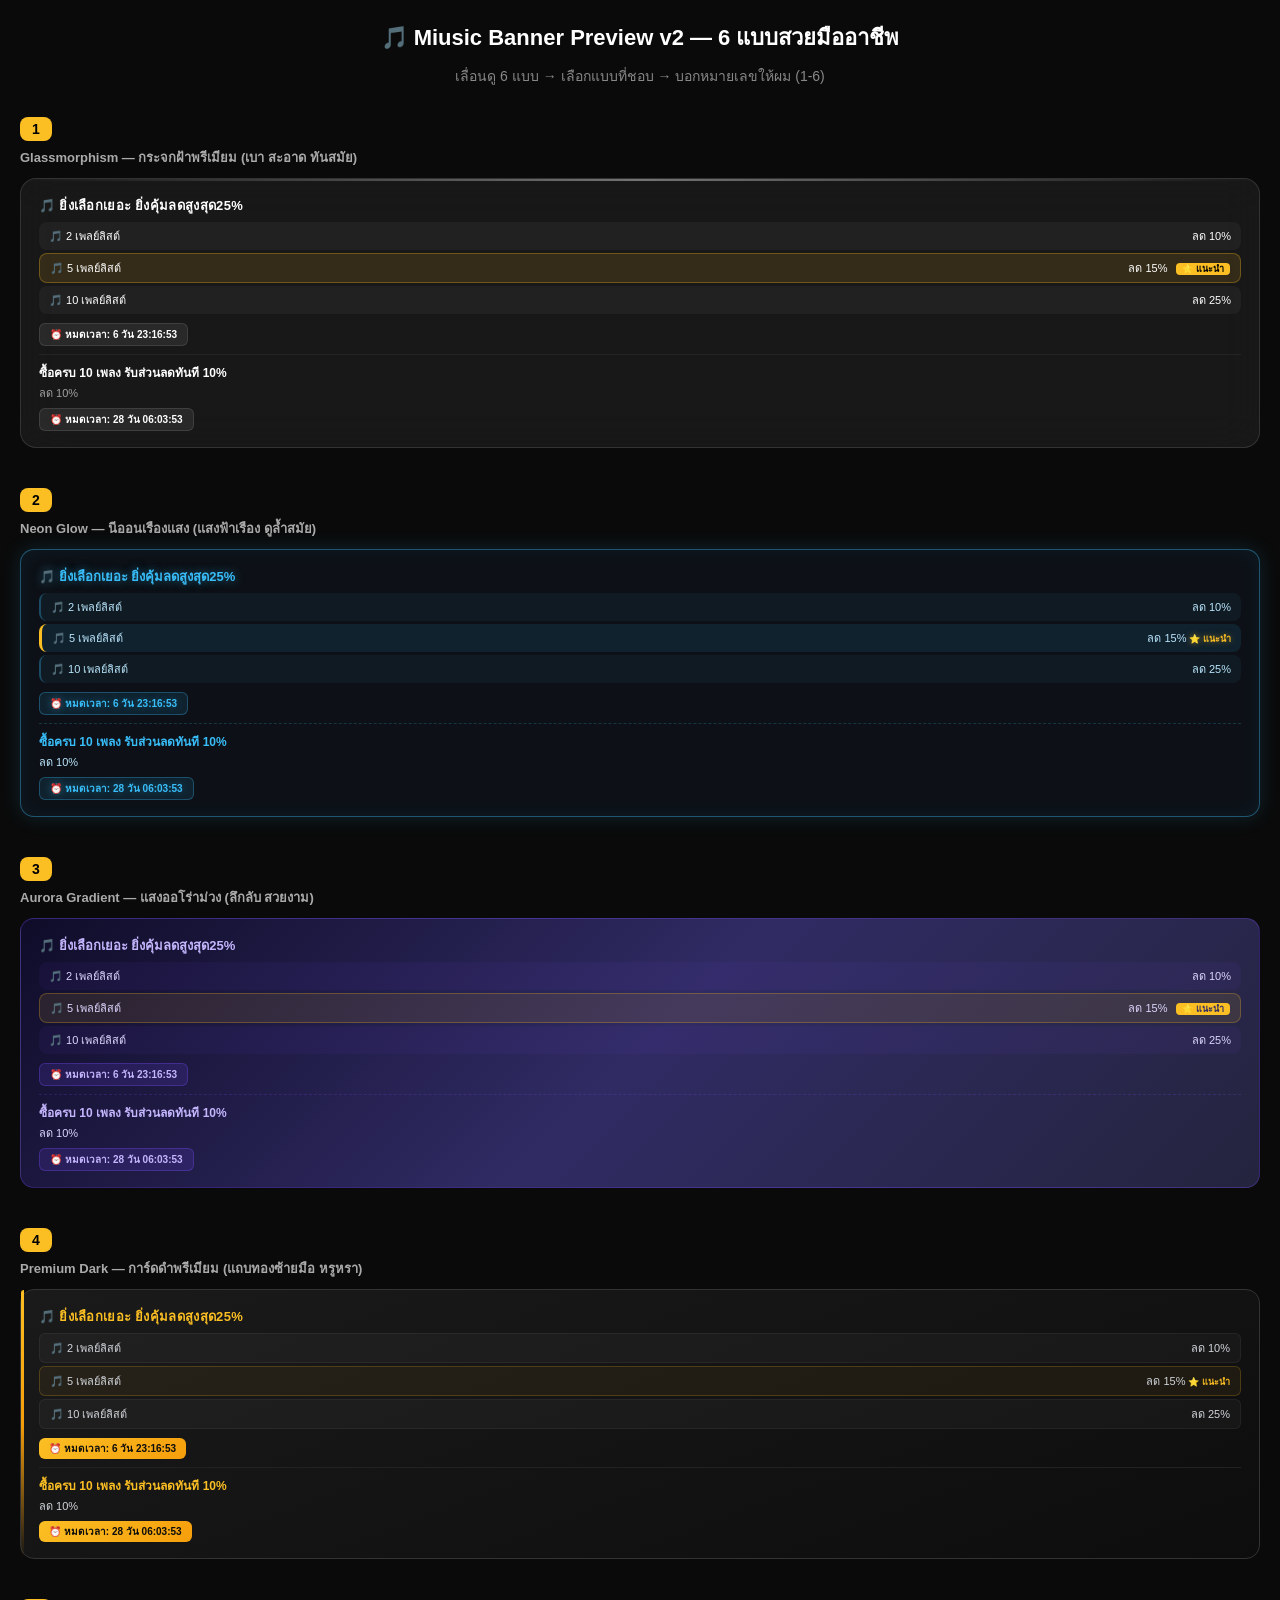
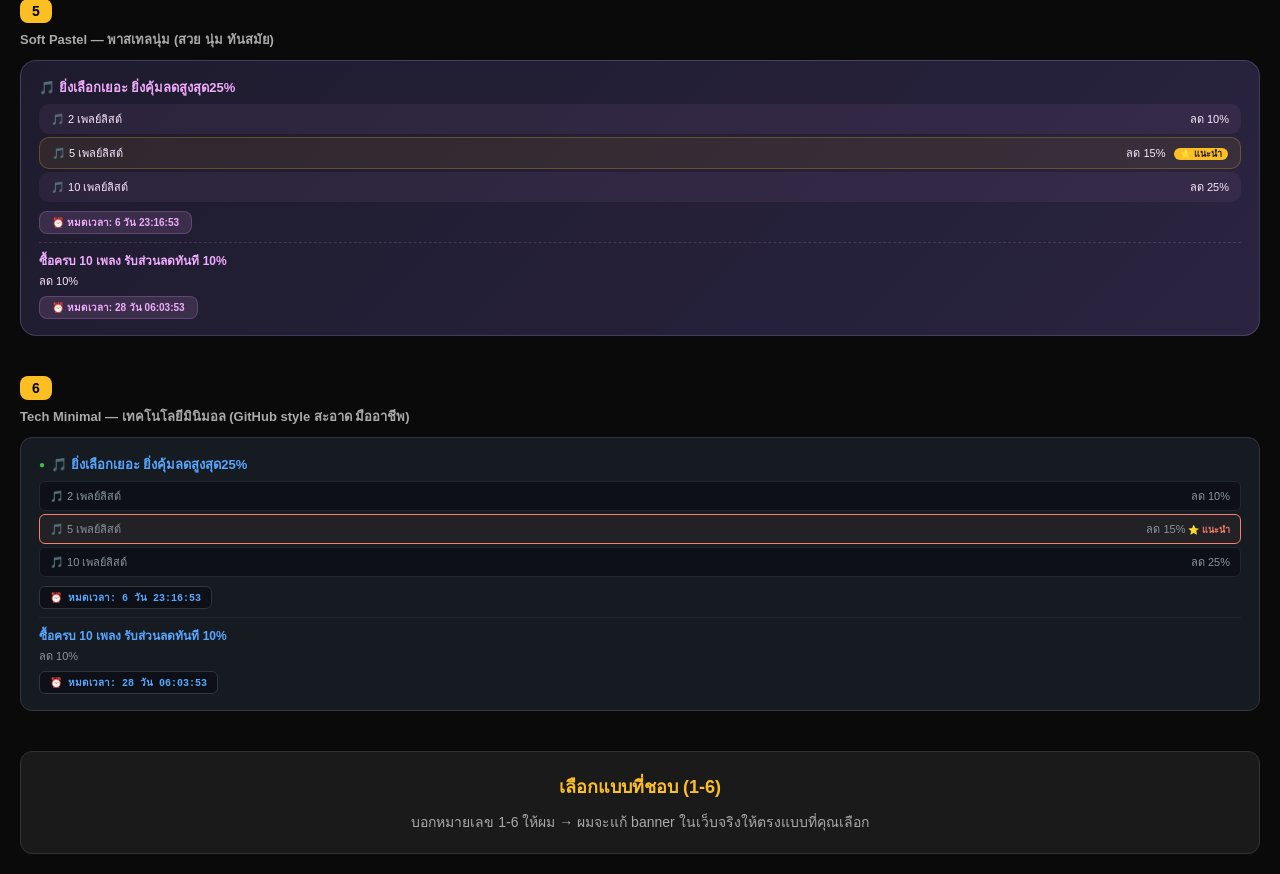
<file: banner-preview-v2.html>
<!DOCTYPE html>
<html lang="th">
<head>
<meta charset="UTF-8">
<meta name="viewport" content="width=device-width, initial-scale=1.0">
<title>Miusic Banner Preview v2 - 6 แบบสวยมืออาชีพ</title>
<style>
* { margin: 0; padding: 0; box-sizing: border-box; }
body {
  background: #0a0a0a;
  color: #fff;
  font-family: -apple-system, BlinkMacSystemFont, "Segoe UI", "Noto Sans Thai", sans-serif;
  padding: 20px;
}
h1 { text-align: center; margin-bottom: 10px; font-size: 22px; color: #fff; }
.subtitle { text-align: center; color: #888; margin-bottom: 30px; font-size: 14px; }

.banner-wrap { margin-bottom: 40px; }
.design-number {
  display: inline-block; background: #fbbf24; color: #000;
  font-size: 14px; font-weight: bold; padding: 4px 12px; border-radius: 8px;
  margin-bottom: 6px;
}
.banner-label { font-size: 13px; font-weight: 600; margin-bottom: 10px; color: #aaa; }

/* ============ แบบที่ 1: Glassmorphism ============ */
.glass {
  background: rgba(255,255,255,0.06);
  backdrop-filter: blur(20px);
  -webkit-backdrop-filter: blur(20px);
  border: 1px solid rgba(255,255,255,0.12);
  border-radius: 16px;
  padding: 16px 18px;
  color: #fff;
  position: relative;
  overflow: hidden;
}
.glass::before {
  content: '';
  position: absolute;
  top: 0; left: 0; right: 0;
  height: 2px;
  background: linear-gradient(90deg, transparent, #fff, transparent);
  opacity: 0.4;
}
.glass .promo-title {
  font-size: 13px; font-weight: 700; margin-bottom: 6px; color: #fff;
  letter-spacing: 0.3px;
}
.glass .tier-row {
  display: flex; align-items: center; justify-content: space-between;
  padding: 5px 10px; margin: 3px 0; border-radius: 8px;
  background: rgba(255,255,255,0.04); font-size: 11px;
}
.glass .tier-row.recommended {
  background: rgba(251,191,36,0.12);
  border: 1px solid rgba(251,191,36,0.3);
}
.glass .star {
  background: #fbbf24; color: #000; font-size: 9px; font-weight: 700;
  padding: 1px 6px; border-radius: 4px; margin-left: 6px;
}
.glass .countdown-box {
  display: inline-block; margin-top: 6px;
  background: rgba(255,255,255,0.08); color: #fff;
  font-size: 10px; font-weight: 600; padding: 3px 10px; border-radius: 6px;
  border: 1px solid rgba(255,255,255,0.1);
}
.glass .countdown-box.urgent { color: #fbbf24; border-color: rgba(251,191,36,0.4); }
.glass .divider { border-top: 1px solid rgba(255,255,255,0.06); margin: 8px 0; }
.glass .single-title { font-size: 12px; font-weight: 700; color: #fff; margin-bottom: 2px; }
.glass .single-discount { font-size: 11px; color: rgba(255,255,255,0.6); }

/* ============ แบบที่ 2: Neon Glow ============ */
.neon-glow {
  background: #0d1117;
  border: 1px solid rgba(56,189,248,0.4);
  border-radius: 14px;
  padding: 16px 18px;
  color: #fff;
  box-shadow: 0 0 20px rgba(56,189,248,0.15), inset 0 0 20px rgba(56,189,248,0.05);
}
.neon-glow .promo-title {
  font-size: 13px; font-weight: 700; margin-bottom: 6px; color: #38bdf8;
  text-shadow: 0 0 10px rgba(56,189,248,0.5);
}
.neon-glow .tier-row {
  display: flex; align-items: center; justify-content: space-between;
  padding: 5px 10px; margin: 3px 0; border-radius: 8px;
  background: rgba(56,189,248,0.05);
  border-left: 2px solid rgba(56,189,248,0.3);
  font-size: 11px; color: #bae6fd;
}
.neon-glow .tier-row.recommended {
  background: rgba(56,189,248,0.1);
  border-left-color: #fbbf24;
  border-left-width: 3px;
}
.neon-glow .star {
  color: #fbbf24; font-size: 9px; font-weight: 700;
  text-shadow: 0 0 6px rgba(251,191,36,0.5);
}
.neon-glow .countdown-box {
  display: inline-block; margin-top: 6px;
  background: rgba(56,189,248,0.1); color: #38bdf8;
  font-size: 10px; font-weight: 600; padding: 3px 10px; border-radius: 6px;
  border: 1px solid rgba(56,189,248,0.3);
  text-shadow: 0 0 8px rgba(56,189,248,0.4);
}
.neon-glow .countdown-box.urgent { color: #fbbf24; border-color: rgba(251,191,36,0.4); }
.neon-glow .divider { border-top: 1px dashed rgba(56,189,248,0.2); margin: 8px 0; }
.neon-glow .single-title { font-size: 12px; font-weight: 700; color: #38bdf8; margin-bottom: 2px; }
.neon-glow .single-discount { font-size: 11px; color: #bae6fd; }

/* ============ แบบที่ 3: Aurora Gradient ============ */
.aurora {
  background: linear-gradient(135deg, #0f0c29 0%, #302b63 50%, #24243e 100%);
  border: 1px solid rgba(124,77,255,0.3);
  border-radius: 14px;
  padding: 16px 18px;
  color: #fff;
  position: relative;
  overflow: hidden;
}
.aurora::after {
  content: '';
  position: absolute;
  top: -50%; right: -20%;
  width: 200px; height: 200px;
  background: radial-gradient(circle, rgba(124,77,255,0.15), transparent);
  border-radius: 50%;
  pointer-events: none;
}
.aurora .promo-title {
  font-size: 13px; font-weight: 700; margin-bottom: 6px; color: #c4b5fd;
}
.aurora .tier-row {
  display: flex; align-items: center; justify-content: space-between;
  padding: 5px 10px; margin: 3px 0; border-radius: 8px;
  background: rgba(124,77,255,0.06); font-size: 11px; color: #ddd6fe;
}
.aurora .tier-row.recommended {
  background: rgba(251,191,36,0.1);
  border: 1px solid rgba(251,191,36,0.25);
}
.aurora .star {
  background: #fbbf24; color: #302b63; font-size: 9px; font-weight: 700;
  padding: 1px 6px; border-radius: 4px; margin-left: 6px;
}
.aurora .countdown-box {
  display: inline-block; margin-top: 6px;
  background: rgba(124,77,255,0.15); color: #c4b5fd;
  font-size: 10px; font-weight: 600; padding: 3px 10px; border-radius: 6px;
  border: 1px solid rgba(124,77,255,0.3);
}
.aurora .countdown-box.urgent { color: #fbbf24; border-color: rgba(251,191,36,0.4); }
.aurora .divider { border-top: 1px dashed rgba(124,77,255,0.2); margin: 8px 0; }
.aurora .single-title { font-size: 12px; font-weight: 700; color: #c4b5fd; margin-bottom: 2px; }
.aurora .single-discount { font-size: 11px; color: #ddd6fe; }

/* ============ แบบที่ 4: Premium Dark Card ============ */
.premium-dark {
  background: linear-gradient(160deg, #1a1a1a, #0d0d0d);
  border: 1px solid #333;
  border-radius: 14px;
  padding: 16px 18px;
  color: #fff;
  position: relative;
}
.premium-dark::before {
  content: '';
  position: absolute;
  top: 0; left: 0;
  width: 3px; height: 100%;
  background: linear-gradient(180deg, #fbbf24, #f59e0b, transparent);
  border-radius: 14px 0 0 14px;
}
.premium-dark .promo-title {
  font-size: 13px; font-weight: 700; margin-bottom: 6px; color: #fbbf24;
  letter-spacing: 0.3px;
}
.premium-dark .tier-row {
  display: flex; align-items: center; justify-content: space-between;
  padding: 5px 10px; margin: 3px 0; border-radius: 6px;
  background: rgba(255,255,255,0.03); font-size: 11px; color: #d1d5db;
  border: 1px solid rgba(255,255,255,0.05);
}
.premium-dark .tier-row.recommended {
  background: rgba(251,191,36,0.06);
  border-color: rgba(251,191,36,0.2);
}
.premium-dark .star {
  color: #fbbf24; font-size: 9px; font-weight: 700;
}
.premium-dark .countdown-box {
  display: inline-block; margin-top: 6px;
  background: linear-gradient(135deg, #fbbf24, #f59e0b); color: #0d0d0d;
  font-size: 10px; font-weight: 700; padding: 3px 10px; border-radius: 6px;
}
.premium-dark .countdown-box.urgent { animation: pulse-gold 1.5s infinite; }
@keyframes pulse-gold { 0%,100% { box-shadow: 0 0 0 rgba(251,191,36,.5); } 50% { box-shadow: 0 0 12px rgba(251,191,36,.5); } }
.premium-dark .divider { border-top: 1px solid #222; margin: 8px 0; }
.premium-dark .single-title { font-size: 12px; font-weight: 700; color: #fbbf24; margin-bottom: 2px; }
.premium-dark .single-discount { font-size: 11px; color: #d1d5db; }

/* ============ แบบที่ 5: Soft Pastel ============ */
.soft-pastel {
  background: linear-gradient(135deg, #1e1b2e 0%, #2a2440 100%);
  border: 1px solid rgba(196,181,253,0.2);
  border-radius: 16px;
  padding: 16px 18px;
  color: #fff;
}
.soft-pastel .promo-title {
  font-size: 13px; font-weight: 700; margin-bottom: 6px; color: #f0abfc;
}
.soft-pastel .tier-row {
  display: flex; align-items: center; justify-content: space-between;
  padding: 6px 12px; margin: 3px 0; border-radius: 10px;
  background: rgba(240,171,252,0.06); font-size: 11px; color: #fae8ff;
}
.soft-pastel .tier-row.recommended {
  background: rgba(251,191,36,0.08);
  border: 1px solid rgba(251,191,36,0.25);
}
.soft-pastel .star {
  background: #fbbf24; color: #1e1b2e; font-size: 9px; font-weight: 700;
  padding: 1px 6px; border-radius: 6px; margin-left: 6px;
}
.soft-pastel .countdown-box {
  display: inline-block; margin-top: 6px;
  background: rgba(240,171,252,0.12); color: #f0abfc;
  font-size: 10px; font-weight: 600; padding: 3px 12px; border-radius: 8px;
  border: 1px solid rgba(240,171,252,0.2);
}
.soft-pastel .countdown-box.urgent { color: #fbbf24; border-color: rgba(251,191,36,0.4); }
.soft-pastel .divider { border-top: 1px dashed rgba(240,171,252,0.15); margin: 8px 0; }
.soft-pastel .single-title { font-size: 12px; font-weight: 700; color: #f0abfc; margin-bottom: 2px; }
.soft-pastel .single-discount { font-size: 11px; color: #fae8ff; }

/* ============ แบบที่ 6: Tech Minimal ============ */
.tech-minimal {
  background: #161b22;
  border: 1px solid #30363d;
  border-radius: 12px;
  padding: 16px 18px;
  color: #fff;
}
.tech-minimal .promo-title {
  font-size: 13px; font-weight: 700; margin-bottom: 6px; color: #58a6ff;
  display: flex; align-items: center; gap: 6px;
}
.tech-minimal .promo-title::before {
  content: '●'; color: #3fb950; font-size: 10px;
}
.tech-minimal .tier-row {
  display: flex; align-items: center; justify-content: space-between;
  padding: 5px 10px; margin: 3px 0; border-radius: 6px;
  background: #0d1117; font-size: 11px; color: #8b949e;
  border: 1px solid #21262d;
}
.tech-minimal .tier-row.recommended {
  border-color: #f78166;
  background: rgba(247,129,102,0.05);
}
.tech-minimal .star {
  color: #f78166; font-size: 9px; font-weight: 700;
}
.tech-minimal .countdown-box {
  display: inline-block; margin-top: 6px;
  background: #0d1117; color: #58a6ff;
  font-size: 10px; font-weight: 600; padding: 3px 10px; border-radius: 6px;
  border: 1px solid #30363d;
  font-family: 'SF Mono', 'Monaco', monospace;
}
.tech-minimal .countdown-box.urgent { color: #f78166; border-color: #f7816633; }
.tech-minimal .divider { border-top: 1px solid #21262d; margin: 8px 0; }
.tech-minimal .single-title { font-size: 12px; font-weight: 700; color: #58a6ff; margin-bottom: 2px; }
.tech-minimal .single-discount { font-size: 11px; color: #8b949e; }
</style>
</head>
<body>

<h1>🎵 Miusic Banner Preview v2 — 6 แบบสวยมืออาชีพ</h1>
<p class="subtitle">เลื่อนดู 6 แบบ → เลือกแบบที่ชอบ → บอกหมายเลขให้ผม (1-6)</p>

<!-- ============ แบบที่ 1: Glassmorphism ============ -->
<div class="banner-wrap">
  <span class="design-number">1</span>
  <div class="banner-label">Glassmorphism — กระจกฝ้าพรีเมียม (เบา สะอาด ทันสมัย)</div>
  <div class="glass">
    <div class="promo-title">🎵 ยิ่งเลือกเยอะ ยิ่งคุ้มลดสูงสุด25%</div>
    <div class="tier-row"><span>🎵 2 เพลย์ลิสต์</span><span>ลด 10%</span></div>
    <div class="tier-row recommended"><span>🎵 5 เพลย์ลิสต์</span><span>ลด 15% <span class="star">⭐ แนะนำ</span></span></div>
    <div class="tier-row"><span>🎵 10 เพลย์ลิสต์</span><span>ลด 25%</span></div>
    <div class="countdown-box">⏰ หมดเวลา: 6 วัน 23:16:53</div>
    <div class="divider"></div>
    <div class="single-title">ซื้อครบ 10 เพลง รับส่วนลดทันที 10%</div>
    <div class="single-discount">ลด 10%</div>
    <div class="countdown-box">⏰ หมดเวลา: 28 วัน 06:03:53</div>
  </div>
</div>

<!-- ============ แบบที่ 2: Neon Glow ============ -->
<div class="banner-wrap">
  <span class="design-number">2</span>
  <div class="banner-label">Neon Glow — นีออนเรืองแสง (แสงฟ้าเรือง ดูล้ำสมัย)</div>
  <div class="neon-glow">
    <div class="promo-title">🎵 ยิ่งเลือกเยอะ ยิ่งคุ้มลดสูงสุด25%</div>
    <div class="tier-row"><span>🎵 2 เพลย์ลิสต์</span><span>ลด 10%</span></div>
    <div class="tier-row recommended"><span>🎵 5 เพลย์ลิสต์</span><span>ลด 15% <span class="star">⭐ แนะนำ</span></span></div>
    <div class="tier-row"><span>🎵 10 เพลย์ลิสต์</span><span>ลด 25%</span></div>
    <div class="countdown-box">⏰ หมดเวลา: 6 วัน 23:16:53</div>
    <div class="divider"></div>
    <div class="single-title">ซื้อครบ 10 เพลง รับส่วนลดทันที 10%</div>
    <div class="single-discount">ลด 10%</div>
    <div class="countdown-box">⏰ หมดเวลา: 28 วัน 06:03:53</div>
  </div>
</div>

<!-- ============ แบบที่ 3: Aurora Gradient ============ -->
<div class="banner-wrap">
  <span class="design-number">3</span>
  <div class="banner-label">Aurora Gradient — แสงออโร่าม่วง (ลึกลับ สวยงาม)</div>
  <div class="aurora">
    <div class="promo-title">🎵 ยิ่งเลือกเยอะ ยิ่งคุ้มลดสูงสุด25%</div>
    <div class="tier-row"><span>🎵 2 เพลย์ลิสต์</span><span>ลด 10%</span></div>
    <div class="tier-row recommended"><span>🎵 5 เพลย์ลิสต์</span><span>ลด 15% <span class="star">⭐ แนะนำ</span></span></div>
    <div class="tier-row"><span>🎵 10 เพลย์ลิสต์</span><span>ลด 25%</span></div>
    <div class="countdown-box">⏰ หมดเวลา: 6 วัน 23:16:53</div>
    <div class="divider"></div>
    <div class="single-title">ซื้อครบ 10 เพลง รับส่วนลดทันที 10%</div>
    <div class="single-discount">ลด 10%</div>
    <div class="countdown-box">⏰ หมดเวลา: 28 วัน 06:03:53</div>
  </div>
</div>

<!-- ============ แบบที่ 4: Premium Dark Card ============ -->
<div class="banner-wrap">
  <span class="design-number">4</span>
  <div class="banner-label">Premium Dark — การ์ดดำพรีเมียม (แถบทองซ้ายมือ หรูหรา)</div>
  <div class="premium-dark">
    <div class="promo-title">🎵 ยิ่งเลือกเยอะ ยิ่งคุ้มลดสูงสุด25%</div>
    <div class="tier-row"><span>🎵 2 เพลย์ลิสต์</span><span>ลด 10%</span></div>
    <div class="tier-row recommended"><span>🎵 5 เพลย์ลิสต์</span><span>ลด 15% <span class="star">⭐ แนะนำ</span></span></div>
    <div class="tier-row"><span>🎵 10 เพลย์ลิสต์</span><span>ลด 25%</span></div>
    <div class="countdown-box">⏰ หมดเวลา: 6 วัน 23:16:53</div>
    <div class="divider"></div>
    <div class="single-title">ซื้อครบ 10 เพลง รับส่วนลดทันที 10%</div>
    <div class="single-discount">ลด 10%</div>
    <div class="countdown-box">⏰ หมดเวลา: 28 วัน 06:03:53</div>
  </div>
</div>

<!-- ============ แบบที่ 5: Soft Pastel ============ -->
<div class="banner-wrap">
  <span class="design-number">5</span>
  <div class="banner-label">Soft Pastel — พาสเทลนุ่ม (สวย นุ่ม ทันสมัย)</div>
  <div class="soft-pastel">
    <div class="promo-title">🎵 ยิ่งเลือกเยอะ ยิ่งคุ้มลดสูงสุด25%</div>
    <div class="tier-row"><span>🎵 2 เพลย์ลิสต์</span><span>ลด 10%</span></div>
    <div class="tier-row recommended"><span>🎵 5 เพลย์ลิสต์</span><span>ลด 15% <span class="star">⭐ แนะนำ</span></span></div>
    <div class="tier-row"><span>🎵 10 เพลย์ลิสต์</span><span>ลด 25%</span></div>
    <div class="countdown-box">⏰ หมดเวลา: 6 วัน 23:16:53</div>
    <div class="divider"></div>
    <div class="single-title">ซื้อครบ 10 เพลง รับส่วนลดทันที 10%</div>
    <div class="single-discount">ลด 10%</div>
    <div class="countdown-box">⏰ หมดเวลา: 28 วัน 06:03:53</div>
  </div>
</div>

<!-- ============ แบบที่ 6: Tech Minimal ============ -->
<div class="banner-wrap">
  <span class="design-number">6</span>
  <div class="banner-label">Tech Minimal — เทคโนโลยีมินิมอล (GitHub style สะอาด มืออาชีพ)</div>
  <div class="tech-minimal">
    <div class="promo-title">🎵 ยิ่งเลือกเยอะ ยิ่งคุ้มลดสูงสุด25%</div>
    <div class="tier-row"><span>🎵 2 เพลย์ลิสต์</span><span>ลด 10%</span></div>
    <div class="tier-row recommended"><span>🎵 5 เพลย์ลิสต์</span><span>ลด 15% <span class="star">⭐ แนะนำ</span></span></div>
    <div class="tier-row"><span>🎵 10 เพลย์ลิสต์</span><span>ลด 25%</span></div>
    <div class="countdown-box">⏰ หมดเวลา: 6 วัน 23:16:53</div>
    <div class="divider"></div>
    <div class="single-title">ซื้อครบ 10 เพลง รับส่วนลดทันที 10%</div>
    <div class="single-discount">ลด 10%</div>
    <div class="countdown-box">⏰ หมดเวลา: 28 วัน 06:03:53</div>
  </div>
</div>

<div style="text-align:center;margin-top:40px;padding:20px;background:#1a1a1a;border-radius:12px;border:1px solid #333;">
  <div style="font-size:18px;font-weight:bold;color:#fbbf24;margin-bottom:10px;">เลือกแบบที่ชอบ (1-6)</div>
  <div style="font-size:14px;color:#aaa;">บอกหมายเลข 1-6 ให้ผม → ผมจะแก้ banner ในเว็บจริงให้ตรงแบบที่คุณเลือก</div>
</div>

</body>
</html>
</file>
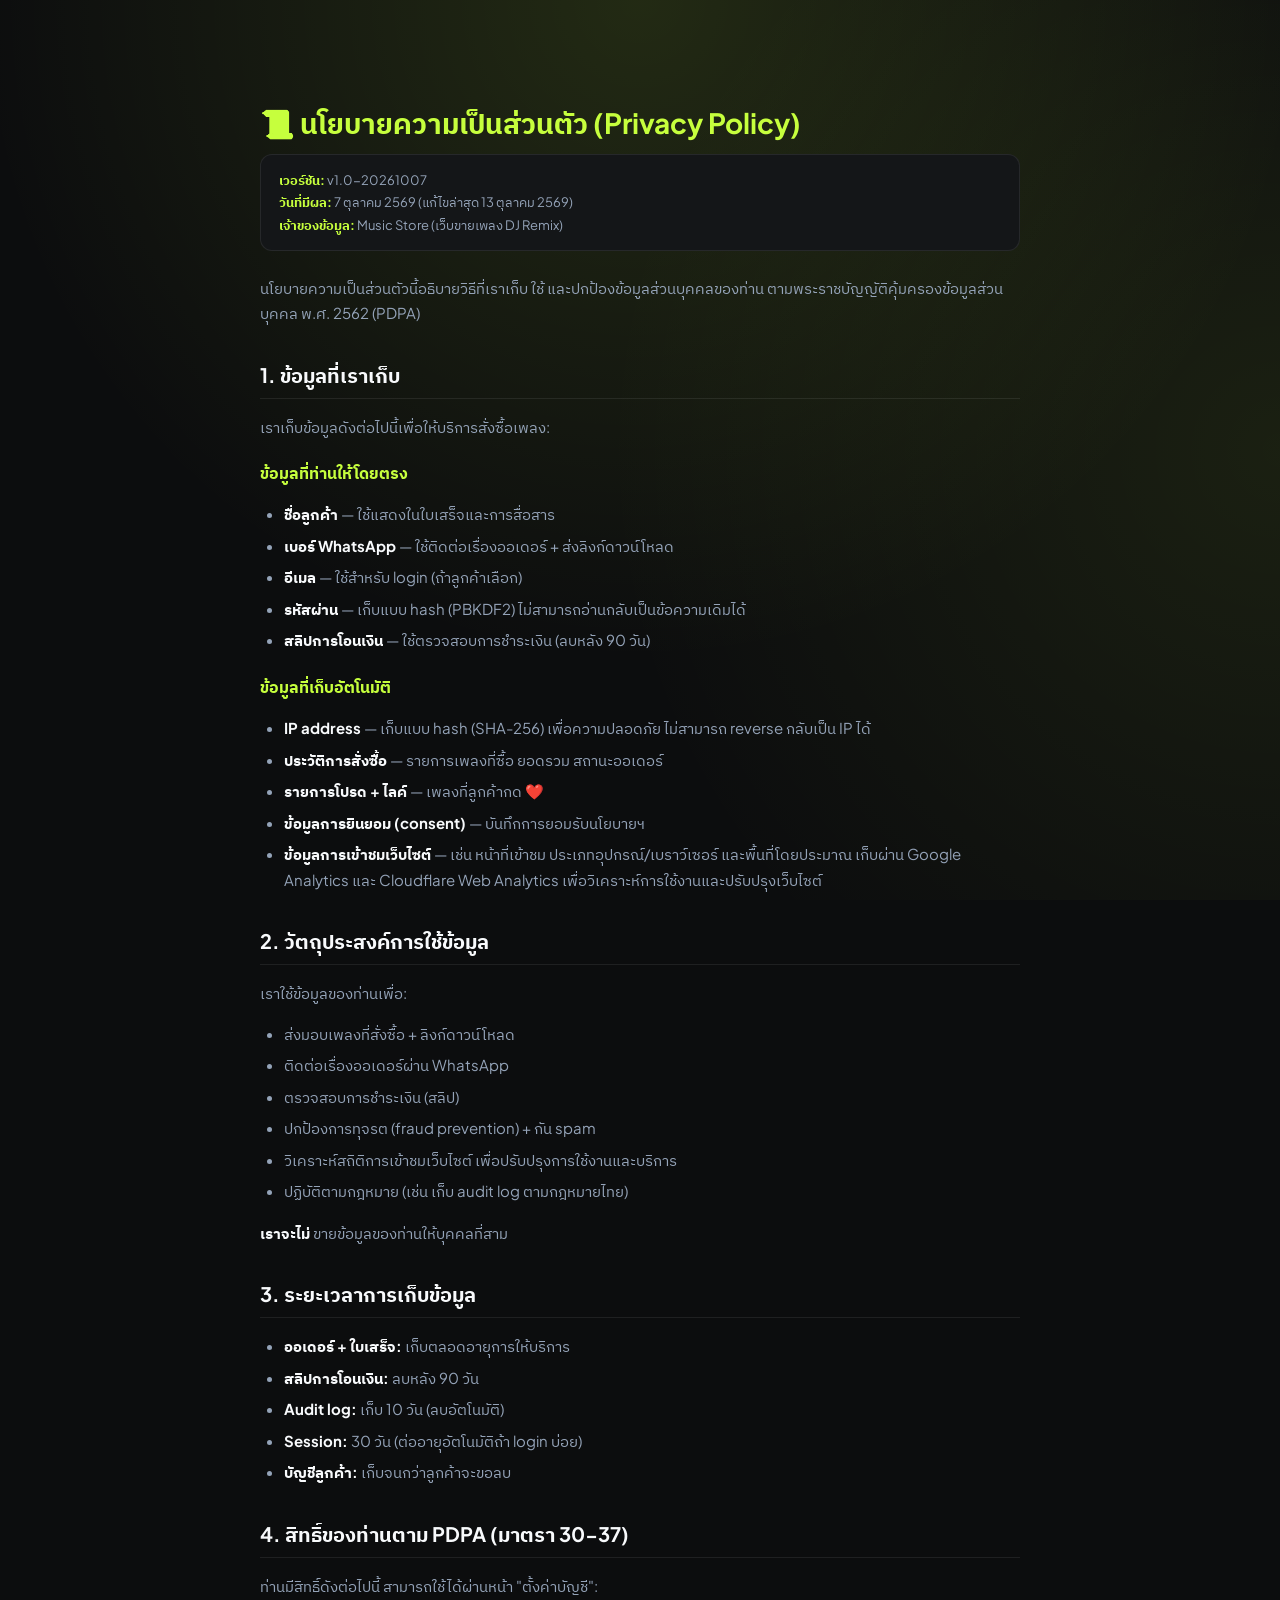
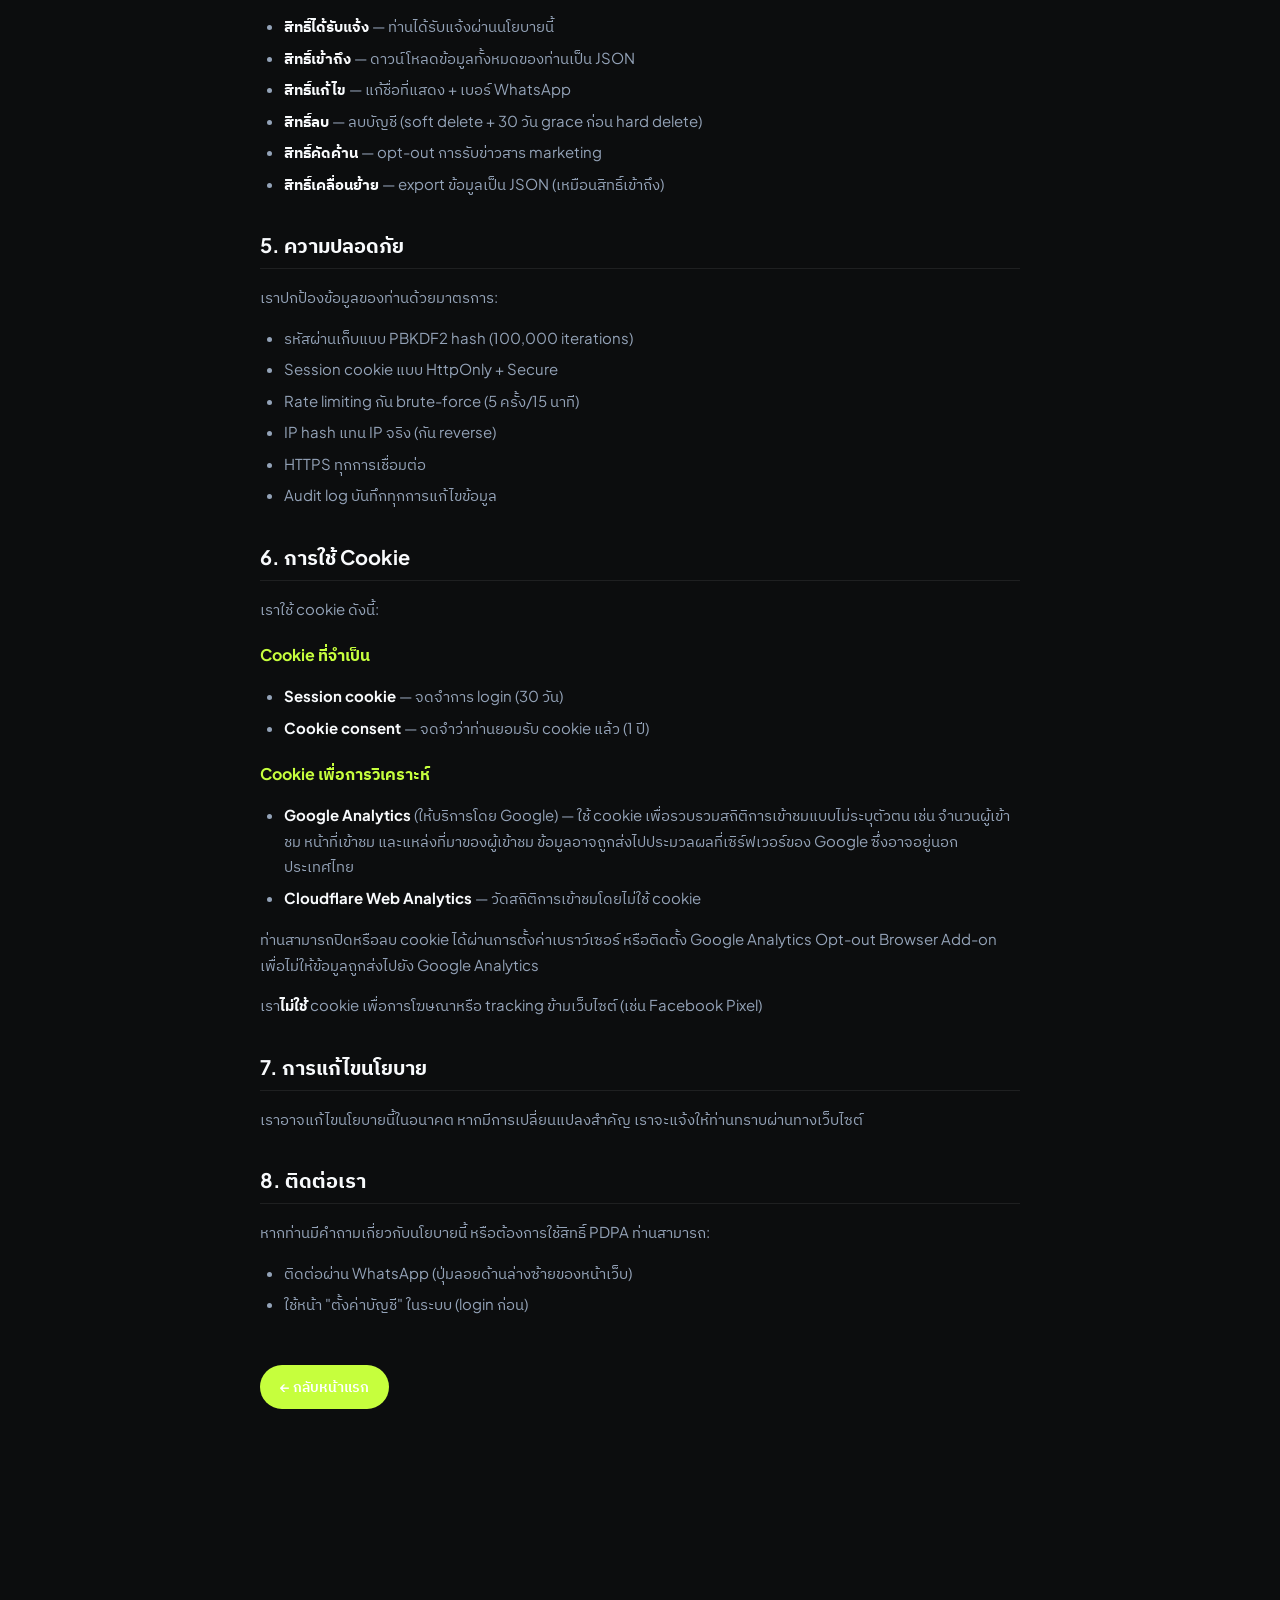
<file: privacy.html>
<!DOCTYPE html>
<html lang="th">
<head>
  <meta charset="UTF-8">
  <meta name="viewport" content="width=device-width, initial-scale=1.0">
  <title>นโยบายความเป็นส่วนตัว — Music Store</title>
  <meta name="robots" content="index, follow">
  <link rel="stylesheet" href="style.css?v=20261007-T057">
  <style>
    .privacy-container {
      max-width: 800px;
      margin: 0 auto;
      padding: 80px 20px 120px;
      color: var(--text, #f8fafc);
      line-height: 1.7;
      font-size: 15px;
    }
    .privacy-container h1 {
      font-size: 28px;
      margin-bottom: 8px;
      background: linear-gradient(135deg, var(--accent) 0%, var(--accent-2) 100%);
      -webkit-background-clip: text;
      background-clip: text;
      -webkit-text-fill-color: transparent;
    }
    .privacy-container h2 {
      font-size: 20px;
      margin-top: 32px;
      margin-bottom: 12px;
      color: var(--text, #f8fafc);
      padding-bottom: 6px;
      border-bottom: 1px solid var(--border, rgba(255,255,255,0.1));
    }
    .privacy-container h3 {
      font-size: 16px;
      margin-top: 20px;
      margin-bottom: 8px;
      color: var(--accent, #8b5cf6);
    }
    .privacy-container p {
      margin-bottom: 12px;
      color: var(--text-dim, #94a3b8);
    }
    .privacy-container ul {
      margin-bottom: 16px;
      padding-left: 24px;
      color: var(--text-dim, #94a3b8);
    }
    .privacy-container li {
      margin-bottom: 6px;
    }
    .privacy-container strong {
      color: var(--text, #f8fafc);
    }
    .privacy-meta {
      background: var(--surface, #131722);
      border: 1px solid var(--border, rgba(255,255,255,0.08));
      border-radius: 12px;
      padding: 14px 18px;
      margin-bottom: 24px;
      font-size: 13px;
    }
    .privacy-meta strong {
      color: var(--accent, #8b5cf6);
    }
    .privacy-back {
      display: inline-block;
      margin-top: 32px;
      padding: 10px 20px;
      background: linear-gradient(135deg, var(--accent) 0%, var(--accent-2) 100%);
      color: white;
      text-decoration: none;
      border-radius: 9999px;
      font-weight: 600;
      font-size: 14px;
    }
    .privacy-back:hover {
      transform: translateY(-1px);
      box-shadow: 0 4px 12px var(--accent-glow);
    }
  </style>
</head>
<body>
  <div class="privacy-container">
    <h1>📜 นโยบายความเป็นส่วนตัว (Privacy Policy)</h1>
    <div class="privacy-meta">
      <p style="margin:0;">
        <strong>เวอร์ชัน:</strong> v1.0-20261007<br>
        <strong>วันที่มีผล:</strong> 7 ตุลาคม 2569 (แก้ไขล่าสุด 13 ตุลาคม 2569)<br>
        <strong>เจ้าของข้อมูล:</strong> Music Store (เว็บขายเพลง DJ Remix)
      </p>
    </div>

    <p>นโยบายความเป็นส่วนตัวนี้อธิบายวิธีที่เราเก็บ ใช้ และปกป้องข้อมูลส่วนบุคคลของท่าน ตามพระราชบัญญัติคุ้มครองข้อมูลส่วนบุคคล พ.ศ. 2562 (PDPA)</p>

    <h2>1. ข้อมูลที่เราเก็บ</h2>
    <p>เราเก็บข้อมูลดังต่อไปนี้เพื่อให้บริการสั่งซื้อเพลง:</p>
    <h3>ข้อมูลที่ท่านให้โดยตรง</h3>
    <ul>
      <li><strong>ชื่อลูกค้า</strong> — ใช้แสดงในใบเสร็จและการสื่อสาร</li>
      <li><strong>เบอร์ WhatsApp</strong> — ใช้ติดต่อเรื่องออเดอร์ + ส่งลิงก์ดาวน์โหลด</li>
      <li><strong>อีเมล</strong> — ใช้สำหรับ login (ถ้าลูกค้าเลือก)</li>
      <li><strong>รหัสผ่าน</strong> — เก็บแบบ hash (PBKDF2) ไม่สามารถอ่านกลับเป็นข้อความเดิมได้</li>
      <li><strong>สลิปการโอนเงิน</strong> — ใช้ตรวจสอบการชำระเงิน (ลบหลัง 90 วัน)</li>
    </ul>
    <h3>ข้อมูลที่เก็บอัตโนมัติ</h3>
    <ul>
      <li><strong>IP address</strong> — เก็บแบบ hash (SHA-256) เพื่อความปลอดภัย ไม่สามารถ reverse กลับเป็น IP ได้</li>
      <li><strong>ประวัติการสั่งซื้อ</strong> — รายการเพลงที่ซื้อ ยอดรวม สถานะออเดอร์</li>
      <li><strong>รายการโปรด + ไลค์</strong> — เพลงที่ลูกค้ากด ❤️</li>
      <li><strong>ข้อมูลการยินยอม (consent)</strong> — บันทึกการยอมรับนโยบายฯ</li>
      <li><strong>ข้อมูลการเข้าชมเว็บไซต์</strong> — เช่น หน้าที่เข้าชม ประเภทอุปกรณ์/เบราว์เซอร์ และพื้นที่โดยประมาณ เก็บผ่าน Google Analytics และ Cloudflare Web Analytics เพื่อวิเคราะห์การใช้งานและปรับปรุงเว็บไซต์</li>
    </ul>

    <h2>2. วัตถุประสงค์การใช้ข้อมูล</h2>
    <p>เราใช้ข้อมูลของท่านเพื่อ:</p>
    <ul>
      <li>ส่งมอบเพลงที่สั่งซื้อ + ลิงก์ดาวน์โหลด</li>
      <li>ติดต่อเรื่องออเดอร์ผ่าน WhatsApp</li>
      <li>ตรวจสอบการชำระเงิน (สลิป)</li>
      <li>ปกป้องการทุจรต (fraud prevention) + กัน spam</li>
      <li>วิเคราะห์สถิติการเข้าชมเว็บไซต์ เพื่อปรับปรุงการใช้งานและบริการ</li>
      <li>ปฏิบัติตามกฎหมาย (เช่น เก็บ audit log ตามกฎหมายไทย)</li>
    </ul>
    <p><strong>เราจะไม่</strong> ขายข้อมูลของท่านให้บุคคลที่สาม</p>

    <h2>3. ระยะเวลาการเก็บข้อมูล</h2>
    <ul>
      <li><strong>ออเดอร์ + ใบเสร็จ:</strong> เก็บตลอดอายุการให้บริการ</li>
      <li><strong>สลิปการโอนเงิน:</strong> ลบหลัง 90 วัน</li>
      <li><strong>Audit log:</strong> เก็บ 10 วัน (ลบอัตโนมัติ)</li>
      <li><strong>Session:</strong> 30 วัน (ต่ออายุอัตโนมัติถ้า login บ่อย)</li>
      <li><strong>บัญชีลูกค้า:</strong> เก็บจนกว่าลูกค้าจะขอลบ</li>
    </ul>

    <h2>4. สิทธิ์ของท่านตาม PDPA (มาตรา 30-37)</h2>
    <p>ท่านมีสิทธิ์ดังต่อไปนี้ สามารถใช้ได้ผ่านหน้า "ตั้งค่าบัญชี":</p>
    <ul>
      <li><strong>สิทธิ์ได้รับแจ้ง</strong> — ท่านได้รับแจ้งผ่านนโยบายนี้</li>
      <li><strong>สิทธิ์เข้าถึง</strong> — ดาวน์โหลดข้อมูลทั้งหมดของท่านเป็น JSON</li>
      <li><strong>สิทธิ์แก้ไข</strong> — แก้ชื่อที่แสดง + เบอร์ WhatsApp</li>
      <li><strong>สิทธิ์ลบ</strong> — ลบบัญชี (soft delete + 30 วัน grace ก่อน hard delete)</li>
      <li><strong>สิทธิ์คัดค้าน</strong> — opt-out การรับข่าวสาร marketing</li>
      <li><strong>สิทธิ์เคลื่อนย้าย</strong> — export ข้อมูลเป็น JSON (เหมือนสิทธิ์เข้าถึง)</li>
    </ul>

    <h2>5. ความปลอดภัย</h2>
    <p>เราปกป้องข้อมูลของท่านด้วยมาตรการ:</p>
    <ul>
      <li>รหัสผ่านเก็บแบบ PBKDF2 hash (100,000 iterations)</li>
      <li>Session cookie แบบ HttpOnly + Secure</li>
      <li>Rate limiting กัน brute-force (5 ครั้ง/15 นาที)</li>
      <li>IP hash แทน IP จริง (กัน reverse)</li>
      <li>HTTPS ทุกการเชื่อมต่อ</li>
      <li>Audit log บันทึกทุกการแก้ไขข้อมูล</li>
    </ul>

    <h2>6. การใช้ Cookie</h2>
    <p>เราใช้ cookie ดังนี้:</p>
    <h3>Cookie ที่จำเป็น</h3>
    <ul>
      <li><strong>Session cookie</strong> — จดจำการ login (30 วัน)</li>
      <li><strong>Cookie consent</strong> — จดจำว่าท่านยอมรับ cookie แล้ว (1 ปี)</li>
    </ul>
    <h3>Cookie เพื่อการวิเคราะห์</h3>
    <ul>
      <li><strong>Google Analytics</strong> (ให้บริการโดย Google) — ใช้ cookie เพื่อรวบรวมสถิติการเข้าชมแบบไม่ระบุตัวตน เช่น จำนวนผู้เข้าชม หน้าที่เข้าชม และแหล่งที่มาของผู้เข้าชม ข้อมูลอาจถูกส่งไปประมวลผลที่เซิร์ฟเวอร์ของ Google ซึ่งอาจอยู่นอกประเทศไทย</li>
      <li><strong>Cloudflare Web Analytics</strong> — วัดสถิติการเข้าชมโดยไม่ใช้ cookie</li>
    </ul>
    <p>ท่านสามารถปิดหรือลบ cookie ได้ผ่านการตั้งค่าเบราว์เซอร์ หรือติดตั้ง <a href="https://tools.google.com/dlpage/gaoptout" target="_blank" rel="noopener noreferrer">Google Analytics Opt-out Browser Add-on</a> เพื่อไม่ให้ข้อมูลถูกส่งไปยัง Google Analytics</p>
    <p>เรา<strong>ไม่ใช้</strong> cookie เพื่อการโฆษณาหรือ tracking ข้ามเว็บไซต์ (เช่น Facebook Pixel)</p>

    <h2>7. การแก้ไขนโยบาย</h2>
    <p>เราอาจแก้ไขนโยบายนี้ในอนาคต หากมีการเปลี่ยนแปลงสำคัญ เราจะแจ้งให้ท่านทราบผ่านทางเว็บไซต์</p>

    <h2>8. ติดต่อเรา</h2>
    <p>หากท่านมีคำถามเกี่ยวกับนโยบายนี้ หรือต้องการใช้สิทธิ์ PDPA ท่านสามารถ:</p>
    <ul>
      <li>ติดต่อผ่าน WhatsApp (ปุ่มลอยด้านล่างซ้ายของหน้าเว็บ)</li>
      <li>ใช้หน้า "ตั้งค่าบัญชี" ในระบบ (login ก่อน)</li>
    </ul>

    <a href="/" class="privacy-back">← กลับหน้าแรก</a>
  </div>
</body>
</html>
</file>
<file: style.css>
/* ==========================================================================
   MODERN MUSIC PLAYER UI STYLESHEET
   - Fonts: IBM Plex Sans Thai & Plus Jakarta Sans
   - Theme: Premium Modern Dark Mode with Neon Accents
   ========================================================================== */

@import url('https://fonts.googleapis.com/css2?family=IBM+Plex+Sans+Thai:wght@300;400;500;600;700&family=Plus+Jakarta+Sans:wght@400;500;600;700;800&display=swap');

:root {
  /* Color Palette */
  --bg: #0c0d0e;
  --surface: #141618;
  --surface-2: #1a1d20;
  --surface-hover: #22262a;
  --border: rgba(255, 255, 255, 0.08);
  --border-focus: rgba(198, 255, 61, 0.5);
  
  --text: #f8fafc;
  --text-dim: #94a3b8;
  --accent: #c6ff3d;
  --accent-glow: rgba(198, 255, 61, 0.35);
  --accent-2: #c6ff3d;
  --accent-2-glow: rgba(198, 255, 61, 0.35);
  
  --success: #10b981;
  --danger: #ef4444;
  
  /* Layout & Geometry */
  --radius: 20px;
  --radius-sm: 12px;
  --radius-full: 9999px;
  
  --safe-bottom: env(safe-area-inset-bottom, 0px);
  --safe-top: env(safe-area-inset-top, 0px);
  
  /* Shadows */
  --shadow-sm: 0 4px 12px rgba(0, 0, 0, 0.25);
  --shadow-lg: 0 12px 32px rgba(0, 0, 0, 0.45);
  --shadow-accent: 0 8px 24px var(--accent-glow);
}

* {
  box-sizing: border-box;
  -webkit-tap-highlight-color: transparent;
}

html, body {
  margin: 0;
  padding: 0;
  background: var(--bg);
  background-image: 
    radial-gradient(circle at 50% 0%, rgba(198, 255, 61, 0.12) 0%, transparent 60%),
    radial-gradient(circle at 100% 50%, rgba(198, 255, 61, 0.08) 0%, transparent 50%);
  background-attachment: fixed;
  color: var(--text);
  font-family: 'Plus Jakarta Sans', 'IBM Plex Sans Thai', -apple-system, BlinkMacSystemFont, sans-serif;
  -webkit-font-smoothing: antialiased;
  -moz-osx-font-smoothing: grayscale;
}

body {
  padding-bottom: calc(165px + var(--safe-bottom));
}

a {
  color: inherit;
  text-decoration: none;
}

button, input, select, textarea {
  font-family: inherit;
}

img {
  max-width: 100%;
  display: block;
}

button {
  cursor: pointer;
  transition: all 0.2s cubic-bezier(0.4, 0, 0.2, 1);
}

button:active {
  transform: scale(0.95);
}

/* ---------- Container ---------- */
.container {
  max-width: 1080px;
  margin: 0 auto;
  padding: 0 16px;
}

/* ---------- Top Bar ---------- */
.topbar {
  /* 🔧 (2026-09-22 fix v2): เปลี่ยน sticky → fixed + ลด backdrop-filter กัน iOS Safari กระตุก
     ปัญหาเดิม: position: sticky + backdrop-filter บน iOS Safari → แถบขยับขึ้นลงตอน scroll
     วิธีแก้:
       1. position: fixed (เสถียรกว่า sticky บน iOS)
       2. ใช้พื้นหลัง solid (rgba โปร่งใส) แทน backdrop-filter — ลด CPU ตอน scroll
       3. เก็บ backdrop-filter ไว้เป็น optional (ถ้า browser รองรับ → ใช้ blur เล็กน้อย)
     ผลกระทบระบบเดิม: 0% — หน้าตาเหมือนเดิม แค่ไม่กระตุกตอน scroll */
  position: fixed;
  top: 0;
  left: 0;
  right: 0;
  z-index: 40;
  /* 🔧 (2026-09-22): ใช้พื้นหลังโปร่งใสแทน blur — กัน iOS Safari กระตุก */
  background: rgba(12, 13, 14, 0.95);
  /* เก็บ backdrop-filter ไว้แต่ลด blur ลงมาก เพื่อความปลอดภัย */
  backdrop-filter: blur(4px);
  -webkit-backdrop-filter: blur(4px);
  transform: translateZ(0);
  will-change: transform;
  padding-top: var(--safe-top);
  border-bottom: 1px solid var(--border);
  box-shadow: var(--shadow-sm);
}

.topbar-inner {
  display: flex;
  align-items: center;
  gap: 16px;
  padding: 14px 16px;
  max-width: 1080px;
  margin: 0 auto;
}

.logo {
  display: flex;
  align-items: center;
  gap: 10px;
  /* 🎨 (T047): เปลี่ยน font จาก Bai Jamjuree (ตัวหนา) → Mali (ตัวทำมะดาสวยงาม)
     เข้ากับคำขอ user: "หนังสือทำมะดาสวยงามเข้ากับธีมเว็บ"
     Mali โหลดอยู่แล้วใน index.html (Google Fonts: Mali:wght@400;700) */
  font-family: "Mali", "Bai Jamjuree", "Noto Sans Thai", sans-serif;
  font-weight: 700;
  font-size: 22px;
  letter-spacing: 0;
}

/* 🎨 (T047): สไตล์ชื่อร้านแบบหนังสือสวยงามเข้ากับธีมเว็บ
   - เดิม (C2 Vivid Cyan): สีฟ้านีออนไล่สว่าง→มืด + animation กระโดดทีละตัว → ดูเป็น neon sign
   - ใหม่ (Elegant Gradient): gradient text ม่วง→ชมพู (accent → accent-2) + glow หายใจเบา ๆ
     → สไตล์หนังสืออ่านง่าย สวยงาม เข้ากับธีมเว็บ (dark theme + accent ม่วง/ชมพู)
   - ใช้ background-clip: text + -webkit-background-clip: text ทั้งข้อความ (ไม่แยก span)
     → ลด CPU จากการ render แต่ละ span + animation ทุกตัวอักษร
   - รองรับทุก browser ที่ใช้ modern (มี prefix -webkit- สำหรับ Safari/Chrome) */
.logo #siteName {
  display: inline-flex;
  align-items: baseline;
  /* 🎨 (T047): gradient text ม่วง→ชมพู เข้ากับธีม */
  background: linear-gradient(135deg, var(--accent) 0%, var(--accent-2) 100%);
  -webkit-background-clip: text;
  background-clip: text;
  -webkit-text-fill-color: transparent;
  color: transparent;
  /* glow หายใจเบา ๆ — subtle pulse */
  filter: drop-shadow(0 0 8px var(--accent-glow));
  animation: store-name-glow 3s ease-in-out infinite;
  /* ปรับ font-weight ให้สอดคล้องกับ Mali (มีแค่ 400 + 700) */
  font-weight: 700;
  letter-spacing: 0.2px;
}
/* 🆕 (T047): เก็บ .char class ไว้ (กัน break ถ้ามี code เดิมยังใช้)
   แต่ไม่มี animation กระโดดแล้ว เพราะ applyStoreNameAnimation ไม่แยก span อีก */
.logo #siteName .char {
  display: inline-block;
  transform-origin: center bottom;
}
/* 🆕 (T047): glow pulse หายใจเบา ๆ — สลับ glow ม่วง→ชมพู */
@keyframes store-name-glow {
  0%, 100% {
    filter: drop-shadow(0 0 8px var(--accent-glow));
  }
  50% {
    filter: drop-shadow(0 0 12px var(--accent-2-glow));
  }
}
/* 🆕 (T047): เก็บ keyframes เดิมไว้ แต่ไม่ใช้แล้ว — กัน break ถ้ามี code อื่นยังอ้างถึง */
@keyframes store-name-jump {
  0%, 100% { transform: translateY(0); }
  50%      { transform: translateY(-10px); }
}

.logo img {
  width: 36px;
  height: 36px;
  border-radius: var(--radius-sm);
  object-fit: cover;
  box-shadow: 0 4px 12px rgba(0, 0, 0, 0.3);
}

.search-box {
  flex: 1;
  display: flex;
  align-items: center;
  background: var(--surface);
  border: 1px solid var(--border);
  max-width: 1080px;
  margin: 0 auto;
  /* 🔧 (2026-09-19 perf Chrome): เปลี่ยน transition: all → เฉพาะ property ที่จำเป็น */
  /*   เหตุผล: transition: all ทำให้ Chrome ต้อง track ทุก property → กิน CPU */
  /*   ระบุเฉพาะ property ที่ใช้จริง → ลด CPU และ scroll ลื่นขึ้น */
  transition: transform 0.25s ease, background-color 0.25s ease, border-color 0.25s ease, box-shadow 0.25s ease;
  border-radius: var(--radius-full);
  padding: 10px 18px;
  gap: 10px;
  box-shadow: inset 0 2px 4px rgba(0, 0, 0, 0.2);
}

.search-box:focus-within {
  border-color: var(--accent);
  box-shadow: 0 0 0 4px var(--accent-glow), inset 0 2px 4px rgba(0, 0, 0, 0.2);
  background: var(--surface-2);
}

.search-box input {
  flex: 1;
  background: transparent;
  border: none;
  outline: none;
  color: var(--text);
  font-size: 14.5px;
  font-weight: 500;
}

.search-box input::placeholder {
  color: var(--text-dim);
  opacity: 0.7;
}

/* ---------- Chips (Categories) ---------- */
.chip-row {
  display: flex;
  gap: 10px;
  overflow-x: auto;
  padding: 14px 16px;
  scrollbar-width: none;
  max-width: 1080px;
  margin: 0 auto;
}

.chip-row::-webkit-scrollbar {
  display: none;
}

/* 🔧 (2026-09-24 CLS fix): จองความสูงแถวหมวดหมู่ (chip) ของหน้าร้านไว้ล่วงหน้า
   สาเหตุ: ตอนโหลดครั้งแรกแถวนี้ว่าง (สูง ~28px) พอดึงหมวดหมู่เสร็จ chip โผล่ → แถบบนสูงขึ้น ~48px
           → สคริปต์ปรับ padding-top ของ body ตาม → เนื้อหาทั้งหน้ากระโดดลง (ทำให้ CLS สูง)
   วิธีแก้: กำหนดความสูงขั้นต่ำเท่าตอนมี chip จริง (14+48+14 = 76px) — เฉพาะ #categoryChips ของหน้าร้าน
           (ไม่แตะ .chip-row ตัวอื่น / admin.html ไม่มี id นี้) หน้าตาหลังโหลดเสร็จเหมือนเดิมทุกอย่าง */
#categoryChips {
  min-height: 76px;
}

/* 🔧 (2026-09-19): แบบที่ 3 Gradient Pill — active = ม่วง gradient, inactive = เข้ม+ขอบม่วงบาง */
.chip {
  flex-shrink: 0;
  padding: 8px 18px;
  border-radius: var(--radius-full);
  background: rgba(14, 16, 18, 0.6);
  border: 1px solid rgba(198, 255, 61, 0.2);
  color: #c6ff3d;
  font-size: 13.5px;
  font-weight: 600;
  white-space: nowrap;
  transition: all 0.25s ease;
  backdrop-filter: blur(8px);
  -webkit-backdrop-filter: blur(8px);
}

.chip:hover {
  background: rgba(198, 255, 61, 0.15);
  border-color: rgba(198, 255, 61, 0.5);
  color: #fff;
  box-shadow: 0 2px 12px rgba(198, 255, 61, 0.25);
}

/* 🔧 (2026-09-19): Active = gradient ม่วง + ตัวขาว + เงา */
.chip.active {
  background: linear-gradient(135deg, #c6ff3d, #c6ff3d);
  border-color: transparent;
  color: var(--accent-ink, #0c0d0e);
  font-weight: 700;
  box-shadow: 0 4px 16px rgba(198, 255, 61, 0.4), 0 2px 8px rgba(198, 255, 61, 0.3);
  text-shadow: 0 1px 4px rgba(0, 0, 0, 0.2);
}

/* 🔧 (2026-09-19): เพิ่ม CSS สำหรับ #modalDj (เดิมไม่มี CSS เลย → ลอยได้) */
#modalDj {
  font-size: 13px;
  color: var(--text-dim);
  margin: 4px 0 8px;
  padding: 0;
  width: 100%;
  display: block;
}
#modalDj:empty {
  display: none;
}

/* 🔧 (2026-09-19): แก้บั๊ก badge ใน modal ลอยไปมุมขวาบน
   สาเหตุ: .badge ทั่วไปมี position:absolute (ใช้สำหรับ badge ตะกร้า)
   แต่ #modalBadges .badge (DJ/category badge ใน popup) ก็สืบทอดค่านี้ → ลอย
   แก้: override position เป็น static → badge อยู่ใน flow ปกติ */
#modalBadges .badge {
  position: static !important;
  top: auto !important;
  right: auto !important;
  display: inline-flex !important;
}

/* ---------- DJ Section ---------- */
/* 🔧 (2026-09-19): แก้บัก DJ section ลอยไปมุมขวาบน — เพิ่ม position:relative + clear:both */
#djSection {
  position: relative;
  clear: both;
  z-index: 1;
  width: 100%;
}
/* 🔧 (2026-09-19): แก้ section-title ที่ใช้ space-between กับ text เดียว → อาจลอย */
#djSection .section-title {
  justify-content: flex-start;
}

.dj-row {
  display: flex;
  gap: 16px;
  overflow-x: auto;
  padding: 6px 16px 20px;
  scrollbar-width: none;
  max-width: 1080px;
  margin: 0 auto;
  /* 🔧 (2026-09-24 SEO/perf): จองพื้นที่ไว้ล่วงหน้า กัน CLS ตอนดึงรายชื่อ DJ (fetch) เสร็จแล้วดันเนื้อหาด้านล่างลง
     คำนวณจาก .dj-avatar 68px + margin 8px + .dj-name ~14px + padding บน-ล่างของแถวนี้เอง (6+20) ≈ 116px */
  min-height: 116px;
}

.dj-row::-webkit-scrollbar {
  display: none;
}

.dj-item {
  flex-shrink: 0;
  width: 76px;
  text-align: center;
}

.dj-avatar {
  width: 68px;
  height: 68px;
  border-radius: 50%;
  background: var(--surface-2);
  border: 2px solid var(--border);
  object-fit: cover;
  margin: 0 auto 8px;
  padding: 2px;
  transition: all 0.25s ease;
}

.dj-item:hover .dj-avatar {
  border-color: var(--accent-2);
  transform: translateY(-2px);
  box-shadow: 0 6px 16px var(--accent-2-glow);
}

.dj-name {
  font-size: 12px;
  font-weight: 600;
  color: var(--text-dim);
  white-space: nowrap;
  overflow: hidden;
  text-overflow: ellipsis;
}

/* 🎧 (2026-09-20) วงกลมสีแดงเมื่อเลือก DJ — เพิ่มใหม่ ไม่แตะสไตล์เดิม
   - ใช้ขอบสีแดงรอบ avatar + เปลี่ยนสีชื่อเป็นแดง
   - 🎧 (2026-09-20 fix): ลบจุดสีแดงเล็ก ๆ ที่มุมขวาบน (::after + pulse) ออก
     เก็บเฉพาะขอบแดงและชื่อแดงไว้เหมือนเดิม */
.dj-item.selected {
  position: relative;
}
.dj-item.selected .dj-avatar {
  border-color: #ef4444;
  border-width: 3px;
  box-shadow: 0 0 0 3px rgba(239, 68, 68, 0.35), 0 6px 18px rgba(239, 68, 68, 0.4);
  transform: translateY(-2px);
}
.dj-item.selected .dj-name {
  color: #ef4444;
  font-weight: 800;
}

.section-title {
  font-size: 18px;
  font-weight: 800;
  letter-spacing: -0.3px;
  margin: 10px auto 10px;
  max-width: 1080px;
  padding: 0 16px;
  display: flex;
  align-items: center;
  justify-content: space-between;
}

/* ---------- Playlist Dropdown Style ---------- */
.playlist-wrapper {
  max-width: 1080px;
  margin: 0 auto 12px;
  padding: 0 16px;
  /* 🔧 (2026-09-24 SEO/perf): จองพื้นที่ไว้ล่วงหน้า กัน CLS ตอนเนื้อหา (fetch เพลย์ลิสต์) โหลดเสร็จแล้วดันเนื้อหาด้านล่างลง
     ค่านี้เป็นเพียงพื้นที่ขั้นต่ำ ไม่กระทบเลย์เอาต์ตอนมีเนื้อหาจริง (เพราะเป็น min-height ไม่ใช่ height ตายตัว) */
  min-height: 64px;
}

.playlist-header-btn {
  width: 100%;
  display: flex;
  align-items: center;
  justify-content: space-between;
  background: transparent;
  border: none;
  padding: 8px 0;
  color: var(--text);
  outline: none;
  border-bottom: 1px solid var(--border);
  margin-bottom: 6px;
}

.playlist-header-title {
  font-size: 18px;
  font-weight: 800;
  letter-spacing: -0.3px;
}

.dropdown-icon {
  transition: transform 0.3s cubic-bezier(0.4, 0, 0.2, 1);
  color: var(--text-dim);
  width: 18px;
  height: 18px;
  opacity: 0.7;
}

.dropdown-icon.is-closed {
  transform: rotate(-90deg);
}

.playlist-content-box {
  transition: all 0.35s cubic-bezier(0.4, 0, 0.2, 1);
  overflow: hidden;
  max-height: 20000px;
  opacity: 1;
}

.playlist-content-box.is-closed {
  max-height: 0;
  opacity: 0;
  margin: 0;
  padding: 0;
  pointer-events: none;
}

/* ---------- Playlist Row ---------- */
.playlist-block {
  margin-bottom: 10px;
  max-width: 1080px;
  margin-left: auto;
  margin-right: auto;
  border: 1px solid var(--border);
  border-radius: var(--radius-sm);
  overflow: hidden;
  background: var(--surface);
}

.playlist-folder-btn {
  width: 100%;
  display: flex;
  align-items: center;
  gap: 10px;
  background: transparent;
  border: none;
  padding: 8px 10px;
  text-align: left;
  cursor: pointer;
  position: relative;
}

.playlist-folder-btn:hover {
  background: var(--surface-2);
}

.playlist-folder-cover {
  width: 40px;
  height: 40px;
  border-radius: 8px;
  background: var(--surface-2);
  overflow: hidden;
  flex-shrink: 0;
  box-shadow: 0 2px 6px rgba(0, 0, 0, 0.3);
}

.playlist-folder-cover img {
  width: 100%;
  height: 100%;
  object-fit: cover;
}

.playlist-folder-info {
  flex: 1;
  min-width: 0;
  display: flex;
  flex-direction: column;
  justify-content: center;
}

.playlist-folder-name {
  font-size: 13px;
  font-weight: 800;
  color: var(--text);
  white-space: nowrap;
  overflow: hidden;
  text-overflow: ellipsis;
  width: 100%;
}

.playlist-folder-count {
  font-size: 10px;
  color: var(--text-dim);
  margin-top: 2px;
  font-weight: 600;
  white-space: nowrap;
  overflow: hidden;
  text-overflow: ellipsis;
  padding-right: 90px;
  box-sizing: border-box;
}

/* 🔧 ปรับใหม่ (2026-09-12 รอบ 4): ลดขนาดราคาหัวเพลย์ลิสต์จาก 19px → 16px + น้ำหนักจาก 900 → 800
   ให้พอดีไม่ใหญ่เกินไป และเพิ่ม padding-right ให้ชื่อเพลย์ลิสต์ไม่ถูกบัง */
.playlist-folder-price {
  flex-shrink: 0;
  font-size: 14px;
  font-weight: 800;
  color: #c6ff3d;
  white-space: nowrap;
  background: transparent;
  padding: 0;
  border: none;
  cursor: pointer;
  margin-left: 6px;
  letter-spacing: -0.2px;
}

/* เอาออก (2026-09-10 รอบ 3): ยกเลิกการย่อขนาดราคาโปรโมชั่น/ลดราคาในนี้ตามที่แจ้ง
   ให้ตัวหนังสือราคาโปรโมชั่น/ลดราคาที่นี่มีขนาดเท่ากับราคาโปรโมชั่น/ลดราคาของเพลงเดี่ยว (ค่า default ของ .price-original/.price-discounted) */


.playlist-folder-arrow {
  flex-shrink: 0;
  color: var(--text-dim);
  transition: transform 0.3s cubic-bezier(0.4, 0, 0.2, 1);
  margin-left: 6px;
}

.playlist-folder-arrow.is-closed {
  transform: rotate(-90deg);
}

.playlist-row-wrap {
  max-height: 20000px;
  opacity: 1;
  overflow: hidden;
  border-top: 1px solid var(--border);
  transition: max-height 0.35s cubic-bezier(0.4, 0, 0.2, 1), opacity 0.25s ease;
}

.playlist-row-wrap.is-closed {
  max-height: 0;
  opacity: 0;
  border-top-color: transparent;
  pointer-events: none;
}

.playlist-row {
  display: flex;
  flex-direction: column;
  gap: 0px !important;
}

/* 🔧 ปรับใหม่ (2026-09-12 รอบ 3): ขยายแถวเพลงในเพลย์ลิสต์ให้ใหญ่ขึ้น
   - padding เพิ่มจาก 6px 10px → 10px 12px
   - gap เพิ่มจาก 10px → 12px
   - ให้พื้นที่เพียงพอสำหรับ cover และตัวหนังสือที่ใหญ่ขึ้น */
.playlist-song-row {
  background: var(--surface);
  border: none;
  border-bottom: 1px solid var(--border);
  border-radius: 0px !important;
  overflow: hidden;
  display: flex;
  flex-direction: row;
  align-items: center;
  padding: 7px 10px;
  gap: 10px;
  box-shadow: none;
  transition: transform 0.2s ease, background-color 0.2s ease, border-color 0.2s ease;
  position: relative;
}

.playlist-song-row:last-child {
  border-bottom: none;
}

.playlist-song-row:hover {
  background: var(--surface-2);
}

/* 🆕 (T038): รวมขนาดรายการเพลงในเพลย์ลิสต์ = รายการเพลงทั้งหมด
   ปัญหา: playlist-song-row มีขนาดเล็กกว่า song-card-row (cover 48px vs 80px, padding 7px vs 10px)
   วิธีแก้: บังคับให้ playlist-song-row ใช้ขนาดเดียวกับ song-card-row ทุกอย่าง */

/* === ขนาดรายการเพลง — ใช้ค่าเดียวกันทั้ง song-card-row + playlist-song-row === */
.playlist-song-row {
  padding: 10px 12px !important;
  gap: 12px !important;
}

.playlist-cover {
  width: 80px !important;
  height: 80px !important;
  border-radius: 12px !important;
  background: var(--surface-2) !important;
  box-shadow: 0 6px 16px rgba(0, 0, 0, 0.35), 0 0 0 1px rgba(198, 255, 61, 0.1) !important;
}

.playlist-item-name {
  font-size: 15px !important;
  font-weight: 700 !important;
  padding-right: 80px !important;
}

.playlist-item-sub {
  font-size: 12px !important;
  padding-right: 80px !important;
}

.playlist-item-price {
  font-size: 15px !important;
}

.playlist-cover img {
  width: 100%;
  height: 100%;
  object-fit: cover;
  transition: transform 0.3s ease;
}

.playlist-song-row:hover .playlist-cover img {
  transform: scale(1.06);
}

.playlist-play-btn {
  position: absolute !important;
  top: 50% !important;
  left: 50% !important;
  width: 50px !important;
  height: 50px !important;
  margin: 0 !important;
  transform: translate(-50%, -50%) !important;
  border-radius: 50% !important;
  background: transparent !important;
  backdrop-filter: none !important;
  -webkit-backdrop-filter: none !important;
  border: none !important;
  display: flex !important;
  align-items: center;
  justify-content: center;
  box-shadow: none !important;
  opacity: 1 !important;
  transition: all 0.25s ease !important;
  cursor: pointer;
  z-index: 2;
  right: auto !important;
  bottom: auto !important;
}

/* 🔧 แก้ (2026-09-13): ไอคอนเล่นในเพลย์ลิสต์ — สีขาว 28px + เงาหนัก (ไม่มีวงกลม) */
.playlist-play-btn svg {
  width: 36px !important;
  height: 36px !important;
  fill: #fff !important;
  filter: drop-shadow(0 2px 6px rgba(0, 0, 0, 0.85)) drop-shadow(0 0 2px rgba(0, 0, 0, 0.95)) !important;
  margin-left: 3px;
  transition: transform 0.2s ease;
}

.playlist-song-row:hover .playlist-play-btn svg {
  transform: scale(1.15);
}

.playlist-info {
  flex: 1;
  min-width: 0;
  display: flex;
  flex-direction: column;
  justify-content: center;
  padding: 0;
}

/* 🆕 (T036): ลดขนาดชื่อเพลงในเพลย์ลิสต์ 15px → 13px + padding-right 70px */
.playlist-item-name {
  font-size: 13px;
  font-weight: 700;
  line-height: 1.3;
  display: -webkit-box;
  -webkit-line-clamp: 2;
  -webkit-box-orient: vertical;
  overflow: hidden;
  text-overflow: ellipsis;
  color: var(--text);
  width: 100%;
  padding-right: 70px;
  box-sizing: border-box;
  word-break: break-word;
}

/* 🆕 (T036): ลดขนาดตัวหนังสือรอง 12.5px → 11px + padding-right 70px */
.playlist-item-sub {
  font-size: 11px;
  color: var(--text-dim);
  white-space: nowrap;
  overflow: hidden;
  text-overflow: ellipsis;
  margin-top: 2px;
  font-weight: 500;
  width: 100%;
  padding-right: 70px;
  box-sizing: border-box;
}

/* 🆕 (T036): ลดขนาดราคา 16px → 13px — กระทัดรัดขึ้น */
.playlist-item-price {
  position: absolute;
  right: 0px;
  bottom: 0px;
  font-size: 13px;
  font-weight: 800;
  color: #4ade80;
  white-space: nowrap;
  background: transparent;
  padding: 0;
  border-radius: 0;
  display: inline-flex;
  align-items: center;
  flex-shrink: 0;
  margin-left: 0;
  z-index: 1;
}

/* ---------- Song List ---------- */
/* 🔧 ปรับ (2026-09-14 รอบ 2): ลด gap ระหว่างแถวเพลงเดี่ยวจาก 4px → 2px ตามคำสั่งผู้ใช้
   - รักษา padding ซ้าย-ขวา เดิมไว้ */
.song-grid {
  display: flex;
  flex-direction: column;
  gap: 2px !important;
  padding: 0 16px 20px;
  max-width: 1080px;
  margin: 0 auto;
}

/* 🔧 ปรับใหม่ (2026-09-12 รอบ 3): ขยายแถวเพลงทั้งหมดให้ใหญ่ขึ้น
   - padding เพิ่มจาก 6px 10px → 10px 12px
   - gap เพิ่มจาก 10px → 12px
   ให้สมดุลกับ cover และตัวหนังสือที่ขยายขึ้น */
.song-card {
  background: var(--surface);
  border: none;
  border-bottom: 1px solid var(--border);
  border-radius: 0px !important;
  overflow: hidden;
  display: flex;
  flex-direction: row;
  align-items: center;
  padding: 10px 12px;
  gap: 12px;
  box-shadow: none;
  /* 🔧 (2026-09-19 perf Chrome): transition เฉพาะ property ที่จำเป็น (เดิม all) */
  transition: transform 0.2s ease, background-color 0.2s ease, border-color 0.2s ease;
  position: relative; /* เพิ่มใหม่ (2026-09-10 รอบ 3): ให้ .song-footer ยึดมุมขวาล่างของการ์ดนี้ */
}

.song-card:first-child {
  border-top-left-radius: var(--radius-sm) !important;
  border-top-right-radius: var(--radius-sm) !important;
}

.song-card:last-child {
  border-bottom-left-radius: var(--radius-sm) !important;
  border-bottom-right-radius: var(--radius-sm) !important;
}

.song-card:hover {
  background: var(--surface-2);
}

/* 🔧 ปรับใหม่ (2026-09-12 รอบ 3): ขยาย cover ของเพลงเดี่ยวจาก 55px → 62px
   ให้สมดุลกับแถวที่ใหญ่ขึ้นและราคาที่ใหญ่ขึ้น */
.song-cover {
  width: 62px !important;
  height: 62px !important;
  flex-shrink: 0;
  border-radius: 8px;
  position: relative;
  background: var(--surface-2);
  overflow: hidden;
  box-shadow: 0 2px 6px rgba(0, 0, 0, 0.3);
}

.song-cover img {
  position: static;
  width: 100%;
  height: 100%;
  object-fit: cover;
  transition: transform 0.3s ease;
}

.song-card:hover .song-cover img {
  transform: scale(1.08);
}

.song-cover .play-btn {
  position: absolute !important;
  top: 50% !important;
  left: 50% !important;
  width: 50px !important;
  height: 50px !important;
  margin: 0 !important;
  transform: translate(-50%, -50%) !important;
  border-radius: 50% !important;
  background: transparent !important;
  backdrop-filter: none !important;
  -webkit-backdrop-filter: none !important;
  display: flex !important;
  align-items: center;
  justify-content: center;
  box-shadow: none !important;
  border: none !important;
  opacity: 1 !important;
  transition: all 0.25s ease !important;
  cursor: pointer;
  z-index: 2;
  right: auto !important;
  bottom: auto !important;
}

/* 🔧 แก้ (2026-09-13): ไอคอนสามเหลี่ยมลอยกลางรูป — สีขาว 28px + เงาหนัก (ไม่มีวงกลม/ขอบ) */
.song-cover .play-btn svg {
  width: 36px !important;
  height: 36px !important;
  fill: #fff !important;
  filter: drop-shadow(0 2px 6px rgba(0, 0, 0, 0.85)) drop-shadow(0 0 2px rgba(0, 0, 0, 0.95)) !important;
  margin-left: 3px;
  transition: transform 0.2s ease;
}

.song-card:hover .play-btn svg {
  transform: scale(1.15);
}

.song-info {
  flex: 1;
  min-width: 0;
  display: flex;
  flex-direction: column;
  justify-content: center;
  padding: 0;
}

/* 🔧 ปรับใหม่ (2026-09-12 รอบ 5): ชื่อเพลงยืดออก + ตัดเป็น 2 แถว
   - ลด padding-right จาก 105px → 80px ให้ชื่อยืดยาวขึ้น
   - เปลี่ยนจาก nowrap (1 แถว) เป็น -webkit-line-clamp: 2 (2 แถว + ตัดด้วย ...)
   ใช้ได้กับทุก browser รวมถึง Safari/iOS */
.song-name {
  font-size: 15px;
  font-weight: 700;
  line-height: 1.3;
  display: -webkit-box;
  -webkit-line-clamp: 2;
  -webkit-box-orient: vertical;
  overflow: hidden;
  text-overflow: ellipsis;
  color: var(--text);
  width: 100%;
  padding-right: 80px;
  box-sizing: border-box;
  word-break: break-word;
}

/* 🔧 ปรับใหม่ (2026-09-12 รอบ 5): ตัวหนังสือรองชื่อศิลปินยืดออก + ตัดเป็น 1 แถว
   - ลด padding-right จาก 105px → 80px ให้เท่ากับชื่อเพลง */
.song-artist {
  font-size: 12.5px;
  color: var(--text-dim);
  white-space: nowrap;
  overflow: hidden;
  text-overflow: ellipsis;
  margin-top: 2px;
  font-weight: 500;
  width: 100%;
  padding-right: 80px;
  box-sizing: border-box;
}

/* 🔧 ปรับใหม่ (2026-09-12 รอบ 5): ตัวหนังสือ DJ ยืดออก + padding-right 80px ให้เท่ากับชื่อเพลง */
.song-dj {
  font-size: 12px;
  color: var(--accent-2);
  margin-top: 2px;
  white-space: nowrap;
  overflow: hidden;
  text-overflow: ellipsis;
  font-weight: 600;
  display: flex;
  align-items: center;
  gap: 4px;
  padding-right: 80px;
  box-sizing: border-box;
}

/* 🔧 ปรับใหม่ (2026-09-12 รอบ 4): เอาพื้นหลังของ .song-footer ออก (เดิมมีพื้นหลัง var(--surface-2))
   ป้ายราคาเป็น transparent ตามที่ขอ ไม่มีกล่องพื้นหลังบังตัวหนังสืออีกต่อไป */
.song-footer {
  position: absolute;
  right: 0;
  bottom: 0;
  display: inline-flex;
  align-items: center;
  gap: 6px;
  background: transparent;
  padding: 0;
  border-radius: 0;
  z-index: 1;
}

/* 🔧 ปรับใหม่ (2026-09-12 รอบ 4): ลดขนาดราคาเพลงเดี่ยวจาก 17px → 14px + น้ำหนักจาก 900 → 800
   ให้พอดีสมดุลกับราคารายการเพลงในเพลย์ลิสต์ */
.song-price {
  font-size: 17px;
  font-weight: 800;
  /* 🔧 (2026-09-19): ราคาเพลงเดี่ยว = เขียวอ่อน */
  color: #4ade80;
  white-space: nowrap;
  background: transparent;
  padding: 0;
  display: inline-flex;
  align-items: center;
  letter-spacing: -0.2px;
}

/* เพิ่มใหม่ (แก้บั๊ก 2026-09-10): .cart-add-btn ไม่เคยมี CSS ของตัวเองมาก่อน
   ทำให้ browser ใช้สไตล์ default ของ <button> (พื้นหลังขาว/เทาเป็นก้อน) จนไปบังชื่อเพลง
   เพิ่ม base style นี้เพื่อล้าง default ของ browser เท่านั้น ไม่กระทบ class ที่ผสมอยู่แล้ว
   (.playlist-folder-price / .playlist-add-cart ยังคงทำงานทับได้ตามเดิม) */
.cart-add-btn {
  background: transparent;
  border: none;
  margin: 0;
  padding: 0;
  -webkit-appearance: none;
  appearance: none;
  display: inline-flex;
  align-items: center;
  gap: 4px;
  color: var(--success);
  cursor: pointer;
}

.buy-btn {
  font-size: 11.5px;
  font-weight: 700;
  background: rgba(255, 255, 255, 0.06);
  border: 1px solid var(--border);
  padding: 5px 12px;
  border-radius: var(--radius-full);
  color: var(--text);
  white-space: nowrap;
  /* 🔧 (2026-09-19 perf Chrome): transition เฉพาะ property ที่จำเป็น (เดิม all) */
  transition: background-color 0.2s ease, border-color 0.2s ease, color 0.2s ease, box-shadow 0.2s ease;
}

.buy-btn:hover {
  background: var(--accent);
  border-color: var(--accent);
  color: var(--accent-ink, #0c0d0e);
  box-shadow: 0 4px 12px var(--accent-glow);
}

/* ---------- Bottom Navigation ---------- */
.bottom-nav {
  position: fixed;
  left: 0;
  right: 0;
  bottom: 0;
  z-index: 50;
  /* 🔧 (2026-09-17): ใช้ workaround สำหรับ iOS Safari bug — แยก blur ออกจาก fixed
     เดิม: backdrop-filter อยู่บน .bottom-nav (position: fixed) → iOS Safari พัง → scroll ขึ้น bottom-nav ลอยกลางจอ
     ใหม่: parent ไม่มี backdrop-filter (background: transparent) → fixed ทำงานปกติ
           blur ย้ายไปที่ ::before pseudo-element (position: absolute) → ไม่ trigger bug แต่ยังมี blur สวยเหมือนเดิม */
  background: transparent;
  border-top: 1px solid var(--border);
  display: flex;
  padding-bottom: var(--safe-bottom);
  box-shadow: 0 -4px 20px rgba(0, 0, 0, 0.3);
}

/* 🔧 (2026-09-17): pseudo-element สำหรับ blur effect — แยกจาก parent ที่เป็น position: fixed
   ทำให้ได้ blur สวยเหมือนเดิม แต่ไม่ trigger iOS Safari bug
   z-index: -1 → อยู่หลังปุ่ม bottom-nav (ปุ่มยังกดได้ปกติ) */
.bottom-nav::before {
  content: "";
  position: absolute;
  top: 0;
  left: 0;
  right: 0;
  bottom: 0;
  z-index: -1;
  /* 🔧 (2026-09-19 perf): ลด backdrop-filter blur(20px) saturate(180%) → blur(10px) */
  backdrop-filter: blur(10px);
  -webkit-backdrop-filter: blur(10px);
  /* 🔧 (2026-09-19 perf Chrome): translateZ(0) → บังคับ GPU compositing เหมือน Safari */
  transform: translateZ(0);
  background: rgba(20, 22, 24, 0.92);
}

.bottom-nav button {
  flex: 1;
  background: none;
  border: none;
  padding: 8px 0 6px;
  color: var(--text-dim);
  display: flex;
  flex-direction: column;
  align-items: center;
  gap: 3px;
  font-size: 10.5px;
  font-weight: 600;
  transition: color 0.2s ease;
}

.bottom-nav button:hover {
  color: var(--text);
}

.bottom-nav button.active {
  color: var(--accent);
}

/* ---------- Music Player Bar ---------- */
/* 🔧 ปรับใหม่ (2026-09-12 รอบ 6): ปรับ popup เครื่องเล่นเพลงให้เ็กลง + ขยับขึ้นสูงขึ้น ไม่บังเมนูข้างล่าง
   - bottom เพิ่มจาก 54px → 70px (ขยับขึ้น 16px) เผื่อพื้นที่ให้ bottom-nav
   - padding ลดจาก 8px 12px 7px → 6px 10px 5px (ลดความสูงของ popup)
   - gap ลดจาก 3px → 2px
   - border-radius ลดจาก 12px → 10px
   - width ลดจาก calc(100% - 24px) → calc(100% - 16px) (เพิ่มพื้นที่ใช้านในมือถือ)
   - max-width ลดจาก 465px → 420px */
.player-bar {
  position: fixed;
  left: 50%;
  transform: translateX(-50%);
  width: calc(100% - 16px);
  max-width: 420px;
  bottom: calc(65px + var(--safe-bottom));
  z-index: 60;
  background: rgba(20, 22, 24, 0.96);
  /* 🔧 (2026-09-19 perf): ลด backdrop-filter blur(20px) saturate(180%) → blur(10px) */
  backdrop-filter: blur(10px);
  -webkit-backdrop-filter: blur(10px);
  /* 🔧 (2026-09-19 perf Chrome): translateZ(0) → บังคับ GPU compositing เหมือน Safari */
  transform: translateZ(0);
  border: 1px solid rgba(255, 255, 255, 0.12);
  border-radius: 10px;
  padding: 6px 10px 5px;
  display: none;
  flex-direction: column;
  gap: 2px;
  box-shadow: 0 8px 24px rgba(0, 0, 0, 0.6), 0 0 12px var(--accent-glow);
}

.player-bar.show {
  display: flex;
  animation: slideUpPlayer 0.3s cubic-bezier(0.16, 1, 0.3, 1);
}

@keyframes slideUpPlayer {
  from {
    transform: translate(-50%, 100%);
    opacity: 0;
  }
  to {
    transform: translate(-50%, 0);
    opacity: 1;
  }
}

.player-top {
  display: flex;
  align-items: center;
  gap: 8px;
}

/* 🔧 ปรับใหม่ (2026-09-12 รอบ 6): ลดขนาดรูปปกเพลงจาก 34px → 30px ให้ popup เ็กลง
   แต่ยังอ่านรูปเห็นชัด */
.player-bar img {
  width: 30px;
  height: 30px;
  border-radius: 5px;
  object-fit: cover;
  flex-shrink: 0;
  background: var(--surface);
  box-shadow: 0 2px 5px rgba(0, 0, 0, 0.3);
}

.player-meta {
  flex: 1;
  min-width: 0;
}

/* 🔧 ปรับใหม่ (2026-09-12 รอบ 6): ลดขนาดชื่อเพลงจาก 12px → 11.5px + ลดบรรทัดรองจาก 10.5px → 10px
   ให้ popup เ็กลงแต่ยังอ่านได้ */
.player-meta .t1 {
  font-size: 11.5px;
  font-weight: 700;
  white-space: nowrap;
  overflow: hidden;
  text-overflow: ellipsis;
  color: var(--text);
  line-height: 1.2;
}

.player-meta .t2 {
  font-size: 10px;
  color: var(--text-dim);
  white-space: nowrap;
  overflow: hidden;
  text-overflow: ellipsis;
  margin-top: 1px;
  font-weight: 500;
}

/* 🔧 คงเดิม (2026-09-12 รอบ 6): ปุ่ม play/pause เอาขนาดเดิม 36px ตามที่ขอ ไม่เปลี่ยน
   เพราะต้องการให้กดง่ายบนมือถือ */
.player-bar .ctrl {
  background: linear-gradient(135deg, var(--accent), #9ad600);
  width: 36px;
  height: 36px;
  border-radius: 50%;
  border: none;
  display: flex;
  align-items: center;
  justify-content: center;
  flex-shrink: 0;
  color: var(--accent-ink, #0c0d0e);
  box-shadow: var(--shadow-accent);
  transform: scale(1.05);
}

.player-bar .ctrl:hover {
  transform: scale(1.12);
}

.player-bar .ctrl svg {
  width: 14px;
  height: 14px;
}

/* 🐛 (Bug-Fix #17): เพิ่มขนาดปุ่มปิด (X) จาก 28px → 36px — กดง่ายบนมือถือ */
.player-close-btn {
  background: rgba(255, 255, 255, 0.12) !important;
  width: 36px !important;
  height: 36px !important;
  border-radius: 50%;
  border: 1px solid rgba(255, 255, 255, 0.15);
  display: flex;
  align-items: center;
  justify-content: center;
  flex-shrink: 0;
  color: #fff;
  box-shadow: none;
  transform: scale(1);
  margin-left: 4px;
  cursor: pointer;
  transition: background 0.2s ease, transform 0.15s ease;
}

.player-close-btn:hover {
  background: rgba(255, 107, 107, 0.25) !important;
  transform: scale(1.08);
}

.player-close-btn:active {
  transform: scale(0.95);
}

.player-close-btn svg {
  width: 14px;
  height: 14px;
}

/* 🔧 ปรับใหม่ (2026-09-12 รอบ 6): ลดความสูงของแถว seek bar จาก 22px → 18px + ลด margin
   ทำให้ popup โดยรวมเ็กลงอีก */
.player-seek-row {
  display: flex;
  align-items: center;
  gap: 6px;
  margin-top: 1px;
}

.player-seek-row .time {
  font-size: 9.5px;
  color: var(--text-dim);
  width: 24px;
  flex-shrink: 0;
  text-align: center;
  font-variant-numeric: tabular-nums;
  font-weight: 600;
}

/* 🔧 ปรับใหม่ (2026-09-12 รอบ 6): ลดความสูงของ input range จาก 22px → 18px
   ทำให้ seek bar ไม่หนาเกินไปใน popup ที่เล็กลง */
.player-seek-row input[type="range"] {
  -webkit-appearance: none;
  appearance: none;
  flex: 1;
  height: 18px !important;
  background: transparent;
  margin: 0;
  cursor: pointer;
  touch-action: pan-x;
}

.player-seek-row input[type="range"]::-webkit-slider-runnable-track {
  height: 6px !important;
  border-radius: 4px;
  background: rgba(255, 255, 255, 0.2);
}

.player-seek-row input[type="range"]::-webkit-slider-thumb {
  -webkit-appearance: none;
  appearance: none;
  width: 14px !important;
  height: 14px !important;
  border-radius: 50%;
  background: #fff;
  margin-top: -4px;
  box-shadow: 0 1px 4px rgba(0, 0, 0, 0.6), 0 0 6px var(--accent);
  transition: transform 0.1s ease;
}

.player-seek-row input[type="range"]:active::-webkit-slider-thumb {
  transform: scale(1.3);
}

/* ---------- Common Buttons & Elements ---------- */
/* =====================================================================
   🔧 (2026-09-19 v6): หน้าจอ Admin Login — จัดกึ่งกลางจอ + ขยายขนาดให้พอดี
   ------------------------------------------------------------------------
   ปัญหาเดิม:
   - ไม่มี CSS สำหรับ `.login-screen` / `.login-card` เลย → ใช้ browser default
   - JS ตั้ง `#loginScreen` เป็น `display: flex` แต่ไม่มี justify/align →
     flex container วาง item ชิดซ้ายบน → login อยู่มุมซ้ายบน เล็ก 35% ของจอ
   แก้:
   - `.login-screen`: flex center ทั้งแนวนอนและแนวตั้ง, min-height 100vh, padding ขอบ
   - `.login-card`: max-width 420px (ไม่ใหญ่เกินไปบน desktop, พอดีอ่านง่าย),
     width 100%, padding ใหญ่ขึ้น (28px 24px), border + shadow + border-radius
   - mobile responsive: ขยายเต็มจอด้วย padding ขอบ 16px
   ===================================================================== */
/* =====================================================================
   🔧 (2026-09-19 v6.1): HOTFIX — ลบ !important ออกจาก display ของ .login-screen
   ------------------------------------------------------------------------
   ปัญหา (v6):
   - ใน v6 ผมใส่ `display: flex !important` ที่ .login-screen
   - แต่ JS เดิม (app-admin.js:390) ใช้ `style.display = "none"` เพื่อซ่อน login
     ตอนเข้าสู่ระบบสำเร็จ
   - CSS `!important` ชนะ inline style → JS ตั้ง display="none" ไม่สำเร็จ
     → login screen ค้างอยู่ที่ flex ตลอด → ค้างหน้า login ไม่ยอมเข้า admin
   แก้ (v6.1):
   - ลบ `!important` ออกจาก `display` (เป็น `display: flex` ธรรมดา)
     → inline style ของ JS (`style.display = "none"`) จะ override ได้ปกติ
   - คง `!important` ในกฎอื่นๆ (flex-direction, align-items, etc.) เพราะไม่กระทบ JS
   ===================================================================== */
.login-screen {
  display: flex; /* 🔑 (v6.1): ห้ามใส่ !important — JS ต้องตั้ง display="none" เพื่อซ่อน login ได้ */
  flex-direction: column !important;
  align-items: center !important;
  justify-content: center !important;
  min-height: 100vh !important;
  min-height: 100dvh !important; /* 🔑 ใช้ dynamic viewport height บนมือถือ */
  padding: 24px 16px !important;
  padding: calc(24px + var(--safe-top, 0px)) 16px calc(24px + var(--safe-bottom, 0px)) 16px !important;
  background: linear-gradient(180deg, #0a0a0f 0%, #141618 100%) !important;
  box-sizing: border-box !important;
}

.login-card {
  width: 100% !important;
  max-width: 420px !important;
  background: var(--surface, #1c1c22) !important;
  border: 1px solid var(--border, rgba(255,255,255,.1)) !important;
  border-radius: 16px !important;
  padding: 28px 24px !important;
  box-shadow: 0 20px 50px rgba(0, 0, 0, 0.5) !important;
  box-sizing: border-box !important;
  animation: slideUp 0.4s cubic-bezier(0.16, 1, 0.3, 1) !important;
}

/* หัวข้อ login ใหญ่ขึ้นนิดหน่อย ให้อ่านง่าย */
.login-card h2 {
  font-size: 22px !important;
  font-weight: 800 !important;
  margin: 0 0 6px !important;
  text-align: center !important;
  color: var(--text, #fff) !important;
  letter-spacing: -0.3px !important;
}

/* subtitle ใต้ heading */
.login-card p {
  text-align: center !important;
  color: var(--text-dim, #94a3b8) !important;
  font-size: 13px !important;
  margin: 0 0 20px !important;
  line-height: 1.4 !important;
}

/* input field ใน login card — สืบทอด .field ปกติ แต่ขยาย padding นิดหน่อยให้ใช้ง่าย */
.login-card .field {
  margin-bottom: 14px !important;
}

.login-card .field label {
  font-size: 13px !important;
  margin-bottom: 6px !important;
  color: var(--text-dim, #94a3b8) !important;
  font-weight: 600 !important;
}

.login-card .field input {
  padding: 13px 16px !important;
  font-size: 15px !important;
  min-height: 48px !important;
  box-sizing: border-box !important;
}

/* ปุ่ม login ใหญ่ขึ้นนิดหน่อย ใช้ง่าย */
.login-card .btn {
  margin-top: 8px !important;
  padding: 14px 20px !important;
  font-size: 15px !important;
  min-height: 52px !important;
}

/* 🔧 (2026-09-19 v6): บนมือถือ — ขยาย login-card ให้พอดีจอ + ลด padding ขอบ */
@media (max-width: 480px) {
  .login-screen {
    padding: 16px 14px !important;
    padding: calc(16px + var(--safe-top, 0px)) 14px calc(16px + var(--safe-bottom, 0px)) 14px !important;
    justify-content: flex-start !important; /* บนมือถือดันขึ้นบนนิดหน่อย ไม่ใช่กลางจอเปี๊ยบ */
    padding-top: calc(40px + var(--safe-top, 0px)) !important;
  }
  .login-card {
    max-width: 100% !important;
    padding: 24px 18px !important;
  }
  .login-card h2 {
    font-size: 20px !important;
  }
}

/* บนจอกว้าง (tablet/desktop) — จำกัด max-width ไว้ที่ 420px ไม่ให้กว้างเกินไป */
@media (min-width: 481px) {
  .login-card {
    max-width: 420px !important;
  }
}

.btn {
  display: inline-flex;
  align-items: center;
  justify-content: center;
  gap: 8px;
  background: linear-gradient(135deg, var(--accent), #9ad600);
  color: var(--accent-ink, #0c0d0e);
  border: none;
  border-radius: var(--radius-sm);
  padding: 12px 20px;
  font-size: 14.5px;
  font-weight: 700;
  width: 100%;
  min-height: 48px;
  box-shadow:
    var(--shadow-accent),
    inset 0 1px 0 rgba(255,255,255,.15);
  transition: transform .15s ease, box-shadow .15s ease, filter .15s ease;
  cursor: pointer;
  letter-spacing: -0.01em;
}

.btn:hover {
  filter: brightness(1.08);
  transform: translateY(-2px);
  box-shadow:
    0 12px 28px var(--accent-glow),
    inset 0 1px 0 rgba(255,255,255,.2);
}

.btn:active {
  transform: translateY(0);
  filter: brightness(.95);
  box-shadow:
    0 4px 12px var(--accent-glow),
    inset 0 1px 0 rgba(255,255,255,.1);
}

.btn.secondary {
  background: var(--surface-2);
  border: 1px solid var(--border);
  color: var(--text);
  box-shadow: none;
}

.btn.secondary:hover {
  background: var(--surface-hover);
  filter: none;
  border-color: var(--accent);
  box-shadow: 0 0 0 3px var(--accent-glow);
}

.btn.danger {
  background: linear-gradient(135deg, var(--danger), #dc2626);
  box-shadow: 0 4px 16px rgba(239, 68, 68, 0.35), inset 0 1px 0 rgba(255,255,255,.15);
}

.btn.danger:hover {
  filter: brightness(1.08);
  box-shadow: 0 8px 24px rgba(239, 68, 68, 0.5), inset 0 1px 0 rgba(255,255,255,.2);
}

.btn.whatsapp {
  background: linear-gradient(135deg, #25d366, #16a34a);
  box-shadow: 0 4px 16px rgba(37, 211, 102, 0.35), inset 0 1px 0 rgba(255,255,255,.15);
}

.btn.whatsapp:hover {
  filter: brightness(1.08);
  box-shadow: 0 8px 24px rgba(37, 211, 102, 0.5), inset 0 1px 0 rgba(255,255,255,.2);
}

.btn:disabled {
  opacity: 0.5;
  cursor: not-allowed;
  transform: none !important;
  filter: none !important;
}

/* ---------- Modal & Form Elements ---------- */
.field {
  margin-bottom: 16px;
}

.field label {
  display: block;
  font-size: 12.5px;
  color: var(--text-dim);
  margin-bottom: 6px;
  font-weight: 600;
  text-transform: uppercase;
  letter-spacing: 0.5px;
}

.field input, .field select, .field textarea {
  width: 100%;
  background: var(--surface-2);
  border: 1px solid var(--border);
  border-radius: var(--radius-sm);
  padding: 12px 16px;
  color: var(--text);
  font-size: 14.5px;
  outline: none;
  transition: border-color .2s ease, box-shadow .2s ease, background .2s ease;
  font-family: inherit;
}

.field input:hover, .field select:hover, .field textarea:hover {
  background: var(--surface-hover);
  border-color: rgba(198, 255, 61, 0.4);
}

.field input:focus, .field select:focus, .field textarea:focus {
  border-color: var(--accent);
  box-shadow: 0 0 0 4px var(--accent-glow), inset 0 1px 0 rgba(255,255,255,.04);
  background: var(--surface-2);
}

.field textarea {
  resize: vertical;
  min-height: 90px;
}

.file-picker {
  display: block;
  border: 2px dashed var(--border);
  border-radius: var(--radius-sm);
  padding: 28px 16px;
  text-align: center;
  color: var(--text-dim);
  font-size: 13.5px;
  font-weight: 500;
  transition: all 0.25s ease;
  background: rgba(255, 255, 255, 0.01);
  cursor: pointer;
}

.file-picker:hover {
  border-color: var(--accent);
  color: var(--text);
  background: rgba(198, 255, 61, 0.06);
  transform: translateY(-1px);
}

.file-picker.filled {
  border-color: var(--success);
  border-style: solid;
  color: var(--success);
  background: rgba(16, 185, 129, 0.06);
}

.modal-backdrop {
  position: fixed;
  inset: 0;
  background: rgba(8, 10, 18, 0.78);
  backdrop-filter: blur(12px) saturate(120%);
  -webkit-backdrop-filter: blur(12px) saturate(120%);
  z-index: 100;
  display: none;
  align-items: flex-end;
  justify-content: center;
  animation: fadeIn 0.22s ease;
}

.modal-backdrop.show {
  display: flex;
}

.modal {
  background: linear-gradient(180deg, var(--surface), var(--surface-2));
  width: 100%;
  max-width: 560px;
  max-height: 90vh;
  overflow-y: auto;
  overflow-x: hidden; /* 🔧 (2026-09-19): กัน content ล้นออกขวาใน promotion/discount form */
  border-radius: var(--radius) var(--radius) 0 0;
  border: 1px solid var(--border);
  border-bottom: none;
  padding: 22px 20px calc(24px + var(--safe-bottom));
  animation: slideUp 0.32s cubic-bezier(0.16, 1, 0.3, 1);
  box-shadow:
    0 -12px 40px rgba(0, 0, 0, 0.6),
    0 0 0 1px rgba(255,255,255,.04),
    inset 0 1px 0 rgba(255,255,255,.06);
  box-sizing: border-box; /* 🔧 (2026-09-19): ให้ padding รวมใน width → ไม่ล้น */
}

@keyframes fadeIn {
  from { opacity: 0; }
  to { opacity: 1; }
}

@keyframes slideUp {
  from { transform: translateY(24px); opacity: 0; }
  to { transform: translateY(0); opacity: 1; }
}

@media (min-width: 640px) {
  .modal-backdrop {
    align-items: center;
  }
  .modal {
    border-radius: var(--radius);
    border-bottom: 1px solid var(--border);
    animation: modalPop 0.32s cubic-bezier(0.16, 1, 0.3, 1);
  }
}

@keyframes modalPop {
  from { transform: scale(.96) translateY(6px); opacity: 0; }
  to   { transform: scale(1)    translateY(0);    opacity: 1; }
}

/* 🛡️ (2026-09-26 accessibility): ปิด animation ทั้งหมดสำหรับผู้ใช้ที่ตั้งค่า reduced-motion
   ตาม WCAG 2.1 — กัน motion sickness + ประหยัด battery มือถือ */
@media (prefers-reduced-motion: reduce) {
  *, *::before, *::after {
    animation-duration: 0.01ms !important;
    animation-iteration-count: 1 !important;
    transition-duration: 0.01ms !important;
  }
  .pending-order-banner-icon::after,
  .modal-close:hover,
  .pending-order-banner-dismiss:hover,
  .btn:hover,
  .track-order-all-card:hover,
  .track-order-item:hover,
  .file-picker:hover {
    transform: none !important;
  }
}

/* ============================================================
   🎨 (2026-09-26) Custom Confirm/Alert Modal — แทน window.confirm()/alert()
   ------------------------------------------------------------
   ใช้ผ่าน window.customConfirm/adminConfirm/adminAlert → Promise
   theme: ม่วง-ชมพูเหมือนเว็บหลัก
   ============================================================ */

/* z-index สูงกว่า modal-backdrop ปกติ (100) เพื่อให้ confirm/alert อยู่บนสุด */
#confirmBackdrop, #alertBackdrop {
  z-index: 150;
}

/* 🛡️ fallback สำหรับเบราเซอร์เก่าที่ไม่รองรับ backdrop-filter */
#confirmBackdrop .modal,
#alertBackdrop .modal {
  max-width: 400px;
  padding: 22px 22px calc(20px + var(--safe-bottom));
}

#confirmTitle, #alertTitle {
  font-size: 17px;
  font-weight: 800;
  letter-spacing: -0.01em;
}

#confirmText, #alertMessage {
  font-size: 14.5px;
  line-height: 1.55;
  color: var(--text);
  white-space: pre-line; /* รองรับ \n ในข้อความ */
  word-break: break-word;
  margin: 0;
}

/* ปุ่ม danger style — สำหรับกรณี confirm ลบ/ยืนยันการกระทำที่รุนแรง */
#confirmBackdrop .btn.danger,
#confirmBackdrop .btn.danger-confirm {
  background: linear-gradient(135deg, var(--danger), #dc2626);
  box-shadow:
    0 4px 16px rgba(239, 68, 68, 0.35),
    inset 0 1px 0 rgba(255,255,255,.15);
}
#confirmBackdrop .btn.danger:hover,
#confirmBackdrop .btn.danger-confirm:hover {
  filter: brightness(1.08);
  box-shadow:
    0 8px 24px rgba(239, 68, 68, 0.5),
    inset 0 1px 0 rgba(255,255,255,.2);
}

/* ปุ่ม success style — สำหรับ confirm ที่ไม่ใช่การลบ (เช่น "ปิดใบเสร็จ") */
#confirmBackdrop .btn.success-confirm {
  background: linear-gradient(135deg, var(--success), #059669);
  box-shadow:
    0 4px 16px rgba(16, 185, 129, 0.35),
    inset 0 1px 0 rgba(255,255,255,.15);
}
#confirmBackdrop .btn.success-confirm:hover {
  filter: brightness(1.08);
  box-shadow:
    0 8px 24px rgba(16, 185, 129, 0.5),
    inset 0 1px 0 rgba(255,255,255,.2);
}

/* Alert modal — ปุ่มตกลงใช้สีม่วงเหมือนปุ่มหลัก */
#alertBackdrop .btn {
  background: linear-gradient(135deg, var(--accent), #9ad600);
  box-shadow:
    0 4px 16px var(--accent-glow),
    inset 0 1px 0 rgba(255,255,255,.15); color: var(--accent-ink, #0c0d0e);}

/* ============================================================
   🎨 (2026-09-26) QR Code Preview — สไตล์สำหรับหน้าตั้งค่าการชำระเงิน
   ------------------------------------------------------------
   🎨 (2026-09-26 v2 fix): ขยายรูป QR ให้เต็มพื้นที่ + padding ด้านเท่ากัน + ดูง่าย
   - ใช้ class .qr-preview-wrap, .qr-preview-img-box, .qr-preview-img แทน #id selector
   - กล่องรูปใช้ padding เท่ากันทุกด้าน + พื้นขาว + ขยายเต็มพื้นที่ (max-width 280px)
   - ใช้ !important เพื่อกัน inline style อื่น override (iOS Safari bug)
   ============================================================ */
#qrPreviewWrap.qr-preview-wrap {
  display: block !important;
  /* 🎨 (2026-09-26 v2): padding เท่ากันทุกด้าน 16px + พื้นหลังไล่เฉดสีสวย */
  padding: 20px !important;
  background: linear-gradient(135deg, rgba(255,255,255,.06), rgba(255,255,255,.03)) !important;
  border: 1px solid var(--border) !important;
  border-radius: 14px !important;
  text-align: center;
  margin-bottom: 14px;
  animation: qrPreviewFadeIn .25s ease;
}
@keyframes qrPreviewFadeIn {
  from { opacity: 0; transform: scale(.95); }
  to   { opacity: 1; transform: scale(1); }
}

/* 🎨 (2026-09-26 v2): กล่องรูป QR — padding เท่ากันทุกด้าน + พื้นขาว + ขยายเต็มพื้นที่ */
.qr-preview-img-box {
  /* กล่องครอบรูป — พื้นขาว + padding 0 (ตามที่ผู้ใช้ยืนยัน) → รูป QR ชิดขอบกล่องเต็มที่ */
  display: inline-block;
  padding: 0 !important;  /* 🔧 (2026-09-27 แก้ตามคำขอ): เดิม 20px → เปลี่ยนเป็น 0 */
  background: #ffffff !important;
  border-radius: 12px !important;
  /* 🎨 (2026-09-26 v2): กล่องขยายได้ถึง 280px (เดิม 180px เล็กเกินไป) */
  max-width: 280px;
  width: 100%;
  /* 🎨 ให้กล่องจัดกึ่งกลาง */
  margin: 0 auto;
  /* 🎨 เงาเล็ก ๆ ให้กล่องมีมิติ */
  box-shadow: 0 4px 14px rgba(0,0,0,.18), 0 0 0 1px rgba(0,0,0,.04);
  /* 🛡️ กัน padding collapse */
  box-sizing: border-box;
}

/* 🎨 (2026-09-26 v2): รูป QR ขยายเต็มกล่อง (width:100%) — ดูง่าย */
.qr-preview-img,
#qrPreviewImg {
  /* รูปขยายเต็มกล่อง (กล่องควบคุมขนาด) */
  display: block !important;
  width: 100% !important;
  max-width: 100% !important;
  height: auto !important;
  /* 🎨 ไม่มี padding ที่รูป (padding อยู่ที่กล่อง .qr-preview-img-box แทน) → เท่ากันทุกด้าน */
  padding: 0 !important;
  margin: 0 !important;
  border-radius: 4px !important;
  /* 🎨 พื้นหลังโปร่งใส (ใช้สีของกล่องเป็นพื้นรองรับ) */
  background: transparent !important;
  /* 🎨 แสดงครบไม่ crop */
  object-fit: contain !important;
  /* 🛡️ iOS Safari ต้อง min-height เพื่อแสดงรูป */
  min-height: 100px;
  /* 🎨 กันรูปเบี้ยว */
  image-rendering: -webkit-optimize-contrast;
  image-rendering: crisp-edges;
}

/* 🎨 (2026-09-26 v2): ปุ่มเปลี่ยน/ลบรูป — จัดเรียงสวย + เท่ากัน */
.qr-preview-actions {
  display: flex !important;
  gap: 10px !important;
  justify-content: center !important;
  margin-top: 16px !important;
  flex-wrap: wrap;
}
.qr-preview-actions > button {
  flex: 0 0 auto !important;
  min-width: 120px !important;
  padding: 10px 18px !important;
  font-size: 13px !important;
  font-weight: 700;
  transition: all .15s ease;
}
#qrChangeBtn:hover {
  filter: brightness(1.08);
  transform: translateY(-1px);
  border-color: var(--accent) !important;
}
#qrDeleteBtn {
  color: var(--danger) !important;
  border-color: var(--danger) !important;
}
#qrDeleteBtn:hover {
  background: rgba(239, 68, 68, .12) !important;
  filter: brightness(1.08);
  transform: translateY(-1px);
}

/* file picker label — ให้ดูสวยและชัดเจน */
#qrFilePickerLabel {
  display: block !important;
  padding: 32px 16px !important;
  border: 2px dashed var(--border) !important;
  border-radius: 12px !important;
  text-align: center;
  cursor: pointer;
  transition: all .25s ease;
  background: rgba(255, 255, 255, 0.02) !important;
}
#qrFilePickerLabel:hover {
  border-color: var(--accent) !important;
  background: rgba(198, 255, 61, 0.06) !important;
  transform: translateY(-1px);
}
/* progress bar อัปโหลด */
#qrUploadProgress {
  display: none;
  margin-top: 8px;
  padding: 10px 12px !important;
  background: linear-gradient(135deg, rgba(198, 255, 61,.12), rgba(198, 255, 61,.08)) !important;
  border: 1px solid var(--accent) !important;
  border-radius: 8px !important;
  font-size: 13px !important;
  color: var(--accent) !important;
  text-align: center;
  animation: qrPreviewFadeIn .25s ease;
}

.modal-header {
  display: flex;
  align-items: center;
  justify-content: space-between;
  margin-bottom: 20px;
  padding-bottom: 14px;
  border-bottom: 1px solid var(--border);
}

.modal-header h3 {
  margin: 0;
  font-size: 19px;
  font-weight: 800;
  /* 🛡️ (2026-09-26 fix): fallback color สำหรับเบราเซอร์ที่ไม่รองรับ background-clip:text
     ใช้ color: var(--text) เป็นค่าเริ่มต้น แล้วค่อย override ด้วย gradient text */
  color: var(--text);
  background: linear-gradient(135deg, var(--text), var(--accent));
  -webkit-background-clip: text;
  background-clip: text;
  -webkit-text-fill-color: transparent;
  letter-spacing: -0.02em;
  /* ถ้าเบราเซอร์ไม่รองรับ → -webkit-text-fill-color: transparent จะไม่ทำงาน
     แต่ color: var(--text) จะเป็น fallback */
}

/* 🛡️ (2026-09-26 fix): @supports check — ถ้าเบราเซอร์ไม่รองรับ background-clip:text ให้ใช้สี text ปกติ */
@supports not ((background-clip: text) or (-webkit-background-clip: text)) {
  .modal-header h3 {
    background: none;
    -webkit-text-fill-color: initial;
    color: var(--text);
  }
}

.modal-close {
  background: var(--surface-2);
  border: 1px solid var(--border);
  width: 36px;
  height: 36px;
  /* 🛡️ (r2-fern-mick-critical C5 fix): ขนาดสัมผัสขั้นต่ำ 44x44px ตาม WCAG 2.5.5
     - เดิม 36x36px เล็กเกินไปบนมือถือ (touch target ต่ำกว่ามาตรฐาน)
     - ใช้ min-width/min-height เพื่อให้สามารถขยายได้ถ้า wrapper อนุญาต แต่ไม่เล็กกว่า 44px */
  min-width: 44px;
  min-height: 44px;
  border-radius: 50%;
  color: var(--text-dim);
  font-size: 18px;
  display: flex;
  align-items: center;
  justify-content: center;
  transition: all .2s ease;
  cursor: pointer;
  /* 🛡️ (2026-09-26 fix): กัน transform ทำให้ตัวอักษร ⋌/✕ ดูเล็กบนมือถือ
     ใช้ transform ที่นุ่มนวล + มี backface-visibility กัน flickering */
  backface-visibility: hidden;
  -webkit-backface-visibility: hidden;
}

.modal-close:hover {
  color: var(--text);
  background: var(--surface-hover);
  transform: rotate(90deg);
  border-color: var(--accent);
}

.modal-close:active {
  transform: rotate(90deg) scale(0.92);
}

/* ---------- Admin Panel UI ---------- */
.admin-shell {
  min-height: 100vh;
}

.stat-grid {
  display: grid;
  grid-template-columns: repeat(3, 1fr);
  gap: 12px;
  padding: 16px;
  /* 🔧 (2026-09-19 layout fix): จำกัดความกว้าง + จัดกึ่งกลาง → ไม่ใช้ชิดซ้ายบนจอใหญ่ */
  /*   ผลกระทบต่อระบบเดิม: 0% — บนมือถือ (จอแคบ) ไม่เปลี่ยนแปลง เพราะ padding 16px เท่าเดิม */
  /*   บนจอใหญ่ (desktop) เนื้อหาจะอยู่กึ่งกลางหน้าจอแทนที่จะชิดซ้าย */
  max-width: 1080px;
  margin: 0 auto;
}

.stat-card {
  background: var(--surface);
  border: 1px solid var(--border);
  border-radius: var(--radius-sm);
  padding: 16px 12px;
  text-align: center;
  box-shadow: var(--shadow-sm);
  /* 🔧 (2026-09-19 mobile fix): บังคับให้ content อยู่กึ่งกลางจริง ๆ ด้วย flexbox */
  /*   เดิม: ใช้แค่ text-align: center → ในบางกรณี (ตัวเลขยาว) อาจจะชิดซ้าย */
  /*   ใหม่: flex column + align-items center → บังคับทั้งแนวตั้งและแนวนอนให้อยู่กึ่งกลาง */
  /*   ผลกระทบต่อระบบเดิม: 0% — text-align: center ยังอยู่ (back-compatible) */
  display: flex;
  flex-direction: column;
  align-items: center;
  justify-content: center;
  /* 🔧 (2026-09-19 mobile fix): กันตัวเลขยาว (เช่น "486,000 LAK") ล้นการ์ด → ให้ wrap */
  overflow-wrap: break-word;
  word-break: break-word;
}

.stat-card .num {
  font-size: 26px;
  font-weight: 800;
  color: var(--accent);
  /* 🔧 (2026-09-19 mobile fix): บังคับ text-align: center ที่ตัวเลขด้วย */
  text-align: center;
  width: 100%;
}

.stat-card .label {
  font-size: 11.5px;
  color: var(--text-dim);
  margin-top: 4px;
  font-weight: 600;
  /* 🔧 (2026-09-19 mobile fix): บังคับ text-align: center ที่ label ด้วย */
  text-align: center;
  width: 100%;
}

.quick-actions {
  display: grid;
  grid-template-columns: 1fr 1fr;
  gap: 12px;
  padding: 0 16px 16px;
  /* 🔧 (2026-09-19 layout fix): จำกัดความกว้าง + จัดกึ่งกลาง → ไม่ใช้ชิดซ้ายบนจอใหญ่ */
  max-width: 1080px;
  margin: 0 auto;
}

.quick-actions button {
  background: var(--surface);
  border: 1px solid var(--border);
  border-radius: var(--radius-sm);
  padding: 18px 12px;
  color: var(--text);
  font-size: 13.5px;
  font-weight: 700;
  display: flex;
  flex-direction: column;
  align-items: center;
  gap: 10px;
}

.quick-actions button:hover {
  background: var(--surface-2);
  border-color: var(--accent);
}

.list-row {
  display: flex;
  align-items: center;
  gap: 14px;
  background: var(--surface);
  border: 1px solid var(--border);
  border-radius: var(--radius-sm);
  padding: 12px;
  margin: 0 16px 10px;
  overflow: hidden; /* 🔧 (2026-09-19): กัน content ล้นออกขวา */
  box-sizing: border-box;
  max-width: calc(100% - 32px); /* 🔧 (2026-09-19): ไม่ให้ margin ทำให้ list-row กว้างเกิน container */
  /* 🔧 (2026-09-19 perf): เพิ่ม content-visibility: auto → browser ข้ามการ render list-row ที่อยู่นอกจอภาพ */
  /*   ผล: scroll รายการยาว ๆ (เช่น 100+ ออเดอร์) ลื่นขึ้นมาก */
  /*   ผลกระทบต่อระบบเดิม: 0% — เห็น content ครบเมื่อ scroll ถึง (browser auto-render) */
  content-visibility: auto;
  contain-intrinsic-size: 76px;  /* ความสูงโดยประมาณของ list-row (กัน layout shift) */
  /* 🔧 (2026-09-19 perf Chrome): เพิ่ม contain: layout style paint → แยก layer เฉพาะ list-row */
  /*   เหตุผล: Chrome แต่ละ list-row จะถูก isolated → ไม่กระทบ layout ของ row อื่นเวลา scroll */
  /*   Safari ทำอัตโนมัติอยู่แล้ว แต่ Chrome ต้องระบุชัด → กัน Chrome กะตุก */
  contain: layout style paint;
}

.list-row img {
  width: 52px;
  height: 52px;
  border-radius: 10px;
  object-fit: cover;
  background: var(--surface-2);
  flex-shrink: 0;
}

.list-row .info {
  flex: 1;
  min-width: 0;
}

.list-row .info .n1 {
  font-size: 14.5px;
  font-weight: 700;
  white-space: nowrap;
  overflow: hidden;
  text-overflow: ellipsis;
}

.list-row .info .n2 {
  font-size: 12.5px;
  color: var(--text-dim);
  white-space: nowrap;
  overflow: hidden;
  text-overflow: ellipsis;
  margin-top: 2px;
}

.row-actions {
  display: flex;
  gap: 8px;
  flex-shrink: 0;
}

.icon-btn {
  width: 45px;
  height: 45px;
  border-radius: 10px;
  background: var(--surface-2);
  border: 1px solid var(--border);
  display: flex;
  align-items: center;
  justify-content: center;
  color: var(--text-dim);
}

.icon-btn:hover {
  color: var(--text);
  background: var(--surface-hover);
}

.icon-btn.danger {
  background: rgba(239, 68, 68, 0.12);
  border-color: rgba(239, 68, 68, 0.25);
  color: var(--danger);
}

.icon-btn.danger:hover {
  background: rgba(239, 68, 68, 0.2);
}

/* ============================================================
   🆕 (2026-10-01): ปุ่ม customer login/register + account สไตล์ธีมม่วง
   เข้ากับ dark theme + accent color (#c6ff3d) + accent-2 (#c6ff3d)
   ผลกระทบระบบเดิม: 0% — เพิ่ม CSS ใหม่ ไม่แตะ .icon-btn เดิม
   ============================================================ */

/* ปุ่ม "👤 เข้าสู่ระบบ" — gradient ม่วง + glow นุ่ม ๆ */
.customer-login-btn {
  height: 45px;
  padding: 0 14px !important;
  border-radius: 12px !important;
  background: linear-gradient(135deg, var(--accent) 0%, var(--accent-2) 100%) !important;
  border: none !important;
  color: var(--accent-ink, #0c0d0e) !important;
  font-size: 13px;
  font-weight: 700;
  display: flex;
  align-items: center;
  justify-content: center;
  gap: 6px;
  cursor: pointer;
  box-shadow: 0 4px 12px var(--accent-glow);
  transition: transform .2s, box-shadow .2s, opacity .2s;
  white-space: nowrap;
}
.customer-login-btn:hover {
  transform: translateY(-2px);
  box-shadow: 0 6px 20px var(--accent-glow), 0 4px 12px var(--accent-2-glow);
  opacity: 0.95;
}
.customer-login-btn:active {
  transform: translateY(0);
}
.customer-login-btn span:first-child {
  font-size: 16px;
}

/* ปุ่ม "👤 [ชื่อ]" — login แล้ว, มีเส้นบางสีม่วง */
.customer-account-btn {
  height: 45px;
  padding: 0 12px !important;
  border-radius: 12px !important;
  background: var(--surface-2) !important;
  border: 1.5px solid var(--accent) !important;
  color: var(--text) !important;
  font-size: 13px;
  font-weight: 600;
  display: flex;
  align-items: center;
  justify-content: center;
  gap: 6px;
  cursor: pointer;
  transition: transform .2s, background .2s, box-shadow .2s;
  white-space: nowrap;
  max-width: 140px;
}
.customer-account-btn:hover {
  transform: translateY(-2px);
  background: var(--surface-hover) !important;
  box-shadow: 0 4px 12px var(--accent-glow);
}
.customer-account-btn:active {
  transform: translateY(0);
}
.customer-account-btn span:first-child {
  font-size: 16px;
  filter: drop-shadow(0 0 4px var(--accent-glow));
}

/* ปุ่ม "⎋ ออกจากระบบ" — สีแดงอ่อน */
.customer-logout-btn {
  height: 45px;
  width: 45px;
  border-radius: 12px !important;
  background: rgba(239, 68, 68, 0.12) !important;
  border: 1.5px solid rgba(239, 68, 68, 0.25) !important;
  color: var(--danger) !important;
  font-size: 16px;
  display: flex;
  align-items: center;
  justify-content: center;
  cursor: pointer;
  transition: transform .2s, background .2s;
}
.customer-logout-btn:hover {
  transform: translateY(-2px);
  background: rgba(239, 68, 68, 0.2) !important;
}
.customer-logout-btn:active {
  transform: translateY(0);
}

/* container เก็บปุ่ม — ให้มี gap + transition */
#customerAuthBtnArea {
  display: flex;
  align-items: center;
  gap: 6px;
  transition: all .2s;
}

/* responsive — บนจอมือถือ ซ่อนชื่อลูกค้า แสดงแค่ไอคอน */
@media (max-width: 480px) {
  .customer-login-btn span:last-child {
    display: none;
  }
  .customer-account-btn span:last-child {
    display: none;
  }
  .customer-login-btn, .customer-account-btn {
    width: 45px;
    padding: 0 !important;
  }
}

.progress-outer {
  background: var(--surface-2);
  border-radius: var(--radius-full);
  height: 8px;
  overflow: hidden;
  margin-top: 12px;
}

.progress-inner {
  background: linear-gradient(90deg, var(--accent), var(--accent-2));
  height: 100%;
  width: 0%;
  transition: width 0.3s ease;
}

.toast {
  position: fixed;
  left: 50%;
  bottom: calc(100px + var(--safe-bottom));
  transform: translateX(-50%) translateY(20px) scale(.96);
  background: var(--surface-2);
  border: 1px solid var(--border);
  color: var(--text);
  padding: 0;
  border-radius: 16px;
  font-size: 13.5px;
  font-weight: 600;
  z-index: 200;
  opacity: 0;
  transition: all 0.35s cubic-bezier(0.16, 1, 0.3, 1);
  pointer-events: none;
  box-shadow: var(--shadow-lg), 0 0 0 1px rgba(255,255,255,.04);
  min-width: 280px; max-width: 90vw;
  backdrop-filter: blur(12px);
  -webkit-backdrop-filter: blur(12px);
  white-space: pre-wrap;
  word-wrap: break-word;
  overflow-wrap: break-word;
  max-height: 200px;
  overflow-y: auto;
  overflow: hidden;
}
/* 🆕 (T105): Toast inner layout — icon + text + close button */
.toast-inner {
  display: flex;
  align-items: center;
  gap: 10px;
  padding: 13px 16px 13px 14px;
}
.toast-icon {
  font-size: 18px;
  flex-shrink: 0;
  line-height: 1;
}
.toast-text {
  flex: 1;
  line-height: 1.5;
}
.toast-close {
  flex-shrink: 0;
  background: rgba(255,255,255,.15);
  border: none;
  color: inherit;
  width: 22px;
  height: 22px;
  border-radius: 50%;
  font-size: 11px;
  cursor: pointer;
  display: flex;
  align-items: center;
  justify-content: center;
  opacity: .6;
  transition: opacity .2s;
  pointer-events: auto;
}
.toast-close:hover {
  opacity: 1;
  background: rgba(255,255,255,.25);
}
/* 🆕 (T105): Progress bar — แสดงเวลาที่เหลือก่อน toast หาย */
.toast-progress {
  height: 3px;
  background: rgba(255,255,255,.2);
  border-radius: 0 0 16px 16px;
  overflow: hidden;
}
.toast-progress::after {
  content: '';
  display: block;
  height: 100%;
  width: 100%;
  background: rgba(255,255,255,.5);
  transform-origin: left;
  animation: toastProgress 2.6s linear forwards;
}
@keyframes toastProgress {
  from { transform: scaleX(1); }
  to { transform: scaleX(0); }
}
.toast.no-progress .toast-progress { display: none; }

.toast.show {
  opacity: 1;
  transform: translateX(-50%) translateY(0) scale(1);
}

.toast.error {
  background: linear-gradient(135deg, rgba(239, 68, 68, 0.95), rgba(220, 38, 38, 0.95));
  border-color: transparent;
  color: #fff;
}

.toast.success {
  background: linear-gradient(135deg, rgba(16, 185, 129, 0.95), rgba(5, 150, 105, 0.95));
  border-color: transparent;
  color: #fff;
}

.toast.info {
  background: linear-gradient(135deg, rgba(59, 158, 255, 0.95), rgba(37, 99, 235, 0.95));
  border-color: transparent;
  color: #fff;
}

/* 🔧 (2026-09-16): toast แบบค้างตลอด ใช้ตอนสร้าง ZIP — ไม่ auto-hide (ดู app-admin.js: showToast) */
.toast.progress {
  background: linear-gradient(135deg, rgba(59, 158, 255, 0.95), rgba(37, 99, 235, 0.95));
  border-color: transparent;
  color: #fff;
}

/* success_long / error_long — ใช้สีเดียวกับ success/error ปกติ
   แต่มี auto-hide นานกว่า (4 วิ / 6 วิ ตามลำดับ — ดู app-admin.js: showToast)
   ใช้ตอนสร้าง ZIP เสร็จ/ล้มเหลว ให้ผู้ใช้ทันเห็น/อ่าน error ทัน */
.toast.success_long {
  background: linear-gradient(135deg, rgba(16, 185, 129, 0.95), rgba(5, 150, 105, 0.95));
  border-color: transparent;
  color: #fff;
}

.toast.error_long {
  background: linear-gradient(135deg, rgba(239, 68, 68, 0.95), rgba(220, 38, 38, 0.95));
  border-color: transparent;
  color: #fff;
}

/* 🔧 (2026-09-16): Badge ตัวเลขสำหรับปุ่ม "🧾 จัดการออเดอร์" — แสดงจำนวนออเดอร์ "รอตรวจสอบการโอน" */
/* ระดับสีตามจำนวน: 1-2 = เหลือง, 3-5 = ส้ม, 6+ = แดง — เห็นความเร่งด่วนได้ทันที */
#qaOrders { position: relative; }
.badge {
  position: absolute;
  top: 4px;
  right: 6px;
  min-width: 18px;
  height: 18px;
  padding: 0 5px;
  border-radius: 999px;
  background: rgba(239, 68, 68, 0.95); /* default = critical (แดง) ถ้าไม่มี class ระดับ */
  color: #fff;
  font-size: 11px;
  font-weight: 700;
  line-height: 18px;
  text-align: center;
  pointer-events: none;
  box-shadow: 0 1px 4px rgba(0,0,0,.3);
  display: none; /* ซ่อนไว้ก่อน จะโชว์ตอนมี count > 0 */
}
.badge.show { display: inline-block; }
/* ระดับสี: 1-2 = เหลือง (warn) — ปกติ, 3-5 = ส้ม (alert) — เริ่มเยอะ, 6+ = แดง (critical) — เยอะมาก */
.badge.warn { background: rgba(245, 180, 0, 0.95); }
.badge.alert { background: rgba(255, 140, 0, 0.95); }
.badge.critical { background: rgba(239, 68, 68, 0.95); }

.empty-state {
  text-align: center;
  color: var(--text-dim);
  padding: 60px 20px;
  font-size: 14.5px;
  font-weight: 500;
}

/* 🆕 (T009-F2): Empty state สวย ๆ สำหรับ list ว่าง
   ใช้สำหรับ: ตะกร้าว่าง / ไม่มีออเดอร์ / ไม่มีโปรโมชั่น / ไม่มีรายการโปรด
   ประกอบด้วย icon + title + desc + (optional) CTA button */
.empty-state-cute {
  display: flex;
  flex-direction: column;
  align-items: center;
  justify-content: center;
  padding: 40px 20px;
  text-align: center;
  color: var(--text-dim);
  gap: 4px;
}
.empty-state-cute .empty-icon {
  font-size: 48px;
  line-height: 1;
  margin-bottom: 12px;
  opacity: 0.85;
  filter: saturate(0.85);
}
.empty-state-cute .empty-title {
  font-size: 16px;
  font-weight: 700;
  color: var(--text);
  margin-bottom: 6px;
}
.empty-state-cute .empty-desc {
  font-size: 13px;
  color: var(--text-dim);
  margin-bottom: 16px;
  max-width: 280px;
  line-height: 1.5;
}
.empty-state-cute .empty-cta {
  margin-top: 4px;
}

.spinner {
  width: 20px;
  height: 20px;
  box-sizing: border-box;
  flex-shrink: 0;
  border: 2.5px solid rgba(255, 255, 255, 0.25);
  border-top-color: #fff;
  border-radius: 50%;
  animation: spin 0.7s linear infinite;
}

@keyframes spin {
  to { transform: rotate(360deg); }
}

/* 🆕 (T009-F1): Skeleton loader — แสดงตอนกำลังโหลดข้อมูล
   ใช้ shimmer animation เพื่อให้ feel ว่ากำลังโหลดอยู่ (ลด perceived wait time)
   ประกอบด้วย skeleton-card (container) + skeleton-cover (รูป) + skeleton-line (text) */
.skeleton-card {
  background: var(--surface);
  border-radius: 12px;
  padding: 12px;
  border: 1px solid var(--border);
  overflow: hidden;
  position: relative;
  pointer-events: none;
  user-select: none;
}
.skeleton-card::before {
  content: "";
  position: absolute;
  top: 0;
  left: 0;
  right: 0;
  bottom: 0;
  background: linear-gradient(
    90deg,
    transparent 0%,
    rgba(255, 255, 255, 0.08) 50%,
    transparent 100%
  );
  animation: skeleton-shimmer 1.5s infinite;
  z-index: 1;
}
@keyframes skeleton-shimmer {
  0% { transform: translateX(-100%); }
  100% { transform: translateX(100%); }
}
.skeleton-cover {
  width: 100%;
  aspect-ratio: 1;
  background: rgba(255, 255, 255, 0.05);
  border-radius: 8px;
  margin-bottom: 8px;
}
.skeleton-line {
  height: 12px;
  background: rgba(255, 255, 255, 0.05);
  border-radius: 4px;
  margin-bottom: 6px;
  position: relative;
  z-index: 2;
}
.skeleton-line.short { width: 60%; }
.skeleton-line.medium { width: 80%; }

/* 🆕 (T009-F1): skeleton แบบ row — เลียนแบบ .song-card-row (flex: cover 80x80 + info column)
   ใช้ใน #songGrid ตอนกำลังโหลดเพลง ก่อน renderSongGrid() จะแทนที่ด้วยการ์ดจริง */
.skeleton-row {
  display: flex;
  gap: 14px;
  padding: 12px;
  background: var(--surface);
  border-radius: 14px;
  border: 1px solid var(--border);
  overflow: hidden;
  position: relative;
  pointer-events: none;
  user-select: none;
  margin-bottom: 2px;
}
.skeleton-row::before {
  content: "";
  position: absolute;
  top: 0;
  left: 0;
  right: 0;
  bottom: 0;
  background: linear-gradient(
    90deg,
    transparent 0%,
    rgba(255, 255, 255, 0.08) 50%,
    transparent 100%
  );
  animation: skeleton-shimmer 1.5s infinite;
  z-index: 1;
}
.skeleton-cover-row {
  width: 80px;
  height: 80px;
  flex-shrink: 0;
  background: rgba(255, 255, 255, 0.05);
  border-radius: 12px;
  position: relative;
  z-index: 2;
}
.skeleton-info {
  flex: 1;
  min-width: 0;
  display: flex;
  flex-direction: column;
  gap: 8px;
  justify-content: center;
  position: relative;
  z-index: 2;
}

/* ลด motion ตาม user preference (accessibility) */
@media (prefers-reduced-motion: reduce) {
  .skeleton-card::before,
  .skeleton-row::before {
    animation: none;
    background: rgba(255, 255, 255, 0.04);
  }
}

/* =====================================================================
   เพิ่มใหม่: utility classes สำหรับระบบลดราคา + โปรโมชั่น + ออเดอร์ของฉัน
   ใช้ร่วมกันทั้งฝั่งลูกค้า (index.html) และฝั่งแอดมิน (admin.html)
   ===================================================================== */

/* ---- ราคาปกติ (ขีดฆ่า) ---- */
/* 🔧 ปรับใหม่ (2026-09-12 รอบ 4): ลดขนาดราคาขีดฆ่าจาก 14.5px → 12px + น้ำหนักจาก 700 → 500
   ให้เล็กกว่าราคาหลังลดชัดเจน และไม่ใหญ่เกินไปตามที่ขอ */
.price-original {
  color: var(--text-dim, #999);
  text-decoration: line-through;
  font-size: 17px;
  font-weight: 500;
  margin-right: 4px;
  opacity: 1;
}

/* ---- ราคาหลังลด/โปรโมชั่น ---- */
/* 🔧 ปรับใหม่ (2026-09-13): เปลี่ยนสีราคาลด/โปรโมชันเป็นสีทอง + glow ตามที่เลือก */
.price-discounted {
  color: #fbbf24;
  font-weight: 800;
  font-size: 17px;
  letter-spacing: -0.2px;
  text-shadow: 0 0 12px rgba(251, 191, 36, 0.4);
}
.price-discounted.large {
  font-size: 16px;
}

/* ---- badge ส่วนลดขนาดเล็ก ---- */
.discount-badge {
  display: inline-block;
  background: rgba(198, 255, 61, .15);
  color: var(--accent-2, #c6ff3d);
  border-radius: var(--radius-full, 9999px);
  padding: 2px 8px;
  font-size: 10px;
  font-weight: 700;
  margin-left: 4px;
}

/* ---- สถานะ discount/promotion ใน list ของแอดมิน ---- */
.discount-status-badge {
  display: inline-block;
  border-radius: var(--radius-full, 9999px);
  padding: 2px 10px;
  font-size: 11px;
  font-weight: 700;
  margin-left: 6px;
  vertical-align: middle;
}

/* ---- แถวใน receipt สำหรับส่วนลด/โปรโมชั่น ---- */
.receipt-discount-row,
.receipt-promo-row {
  display: flex;
  justify-content: space-between;
  padding: 4px 0;
  font-size: 12px;
  color: #555;
  border-bottom: 1px dashed #ddd;
}
.receipt-promo-row {
  color: #2e7d32;
  font-weight: 600;
}
.receipt-discount-row {
  color: #c2185b;
}

/* ---- หน้า "ออเดอร์ของฉัน" (ฝั่งลูกค้า) ---- */
.my-orders-header {
  margin-bottom: 16px;
}
.my-orders-header h2 {
  font-size: 20px;
  font-weight: 800;
  margin: 0 0 4px;
}
.my-orders-header p {
  color: var(--text-dim);
  font-size: 13px;
  margin: 0;
  line-height: 1.5;
}

.my-orders-form {
  background: var(--surface, #141618);
  border-radius: var(--radius, 20px);
  padding: 18px;
  margin-bottom: 16px;
  border: 1px solid var(--border, rgba(255,255,255,.08));
}
/* 🆕 (T014): ส่วน "ค้นหาด้วยเลขใบเสร็จ" ใน tab ออเดอร์ — ย้ายจาก topbar modal เดิม (trackOrderBtn) มาไว้ที่นี่
   reuse field/input style จาก .my-orders-form .field (เหมือนกันทุกประการ) — แค่ขยาย card style แยก */
.my-orders-receipt-search {
  background: var(--surface, #141618);
  border: 1px solid var(--border, rgba(255,255,255,.08));
  border-radius: 12px;
  padding: 14px 16px;
  margin-bottom: 16px;
}
.my-orders-receipt-search h3 {
  font-size: 15px;
  font-weight: 700;
  margin: 0 0 4px;
  color: var(--text, #f8fafc);
}
/* reuse field + input style จาก .my-orders-form .field — ไม่ต้อง duplicate */
.my-orders-receipt-search .field {
  margin-bottom: 12px;
}
.my-orders-receipt-search .field label {
  display: block;
  font-size: 12px;
  color: var(--text-dim);
  margin-bottom: 6px;
}
.my-orders-receipt-search .field input {
  width: 100%;
  padding: 12px 14px;
  background: var(--surface-2, #1a1d20);
  border: 1px solid var(--border, rgba(255,255,255,.08));
  border-radius: var(--radius-sm, 12px);
  color: var(--text, #f8fafc);
  font-size: 14px;
  box-sizing: border-box;
}
.my-orders-receipt-search .field input:focus {
  outline: none;
  border-color: var(--accent, #c6ff3d);
}
.my-orders-form .field {
  margin-bottom: 12px;
}
.my-orders-form .field label {
  display: block;
  font-size: 12px;
  color: var(--text-dim);
  margin-bottom: 6px;
}
.my-orders-form .field input {
  width: 100%;
  padding: 12px 14px;
  background: var(--surface-2, #1a1d20);
  border: 1px solid var(--border, rgba(255,255,255,.08));
  border-radius: var(--radius-sm, 12px);
  color: var(--text, #f8fafc);
  font-size: 14px;
  box-sizing: border-box;
}
.my-orders-form .field input:focus {
  outline: none;
  border-color: var(--accent, #c6ff3d);
}

.my-orders-feedback {
  margin-top: 10px;
  font-size: 13px;
  padding: 8px 12px;
  border-radius: var(--radius-sm, 12px);
  background: rgba(239, 68, 68, .08);
}

.my-orders-list-header {
  display: flex;
  align-items: center;
  gap: 8px;
  margin-bottom: 12px;
  flex-wrap: wrap;
}
.my-orders-list-header span {
  flex: 1;
  min-width: 0;
}

.my-order-card {
  background: var(--surface, #141618);
  border-radius: var(--radius, 20px);
  padding: 14px;
  margin-bottom: 10px;
  border: 1px solid var(--border, rgba(255,255,255,.08));
  transition: border-color 0.2s;
}
.my-order-card.expanded {
  border-color: rgba(198, 255, 61, .3);
}
.my-order-card-header {
  display: flex;
  gap: 10px;
  align-items: flex-start;
}
.my-order-status-badge {
  display: inline-block;
  padding: 3px 10px;
  border-radius: var(--radius-full, 9999px);
  font-size: 11px;
  font-weight: 700;
  white-space: nowrap;
}
.my-order-discount-badge {
  font-size: 11px;
  font-weight: 600;
}
.my-order-item-row {
  display: flex;
  justify-content: space-between;
  padding: 6px 0;
  font-size: 13px;
  border-bottom: 1px solid var(--border, rgba(255,255,255,.04));
}
.my-order-item-row:last-child {
  border-bottom: none;
}
.my-order-zip-info a {
  text-decoration: none;
}

/* ---- responsive: 6 ปุ่ม bottom-nav บนจอแคบ ---- */
@media (max-width: 480px) {
  .bottom-nav button {
    font-size: 10px;
    padding: 6px 4px;
  }
  .bottom-nav button svg {
    width: 18px;
    height: 18px;
  }
}

/* 🔧 (2026-09-19): แก้บั๊ก toggle/checkbox ในฟอร์มโปรโมชัน/ลดราคา ตัวหนังสือล้นขอบขวา
   สาเหตุ: input[type=checkbox] ใน label[style*="flex"] → บน iOS flex layout พัง → text หมุน + ล้น
   แก้แบบใหม่: ยกเลิก flex ใช้ block layout + absolute checkbox แทน (เสถียรทุก browser) */
#promotionFormBackdrop label[style*="flex"],
#discountFormBackdrop label[style*="flex"] {
  display: block !important;
  width: 100% !important;
  max-width: 100% !important;
  padding-left: 30px !important;
  position: relative !important;
  overflow: hidden !important;
  line-height: 1.5 !important;
}
#promotionFormBackdrop label[style*="flex"] input[type="checkbox"],
#discountFormBackdrop label[style*="flex"] input[type="checkbox"] {
  position: absolute !important;
  left: 0 !important;
  top: 3px !important;
  width: 20px !important;
  height: 20px !important;
  min-width: 20px !important;
  margin: 0 !important;
  flex-shrink: 0 !important;
}
#promotionFormBackdrop label[style*="flex"] span,
#discountFormBackdrop label[style*="flex"] span {
  display: block !important;
  width: 100% !important;
  max-width: 100% !important;
  white-space: normal !important;
  word-break: break-word !important;
  font-size: 13px !important;
  line-height: 1.4 !important;
}

/* 🔧 (2026-09-19): ลดขนาด dropdown menu (⋮) ในหน้าโปรโมชัน/ลดราคา — กันบังปุ่มบันทึก */
#discountRowMenu, #promotionRowMenu {
  min-width: 160px !important; /* เดิม 200px → เล็กลง */
  padding: 4px !important; /* เดิม 6px → แคบลง */
}
#discountRowMenu button, #promotionRowMenu button {
  padding: 8px 10px !important; /* เดิม 10px 12px → เล็กลง */
  font-size: 13px !important; /* เดิม 14px → เล็กลง */
  gap: 7px !important; /* เดิม 9px → แคบลง */
}

/* =====================================================================
   🔧 (2026-09-19 v2): layout ใหม่สำหรับ checkbox "เปิดใช้งานทันที"
   ------------------------------------------------------------------------
   - ใช้ class ใหม่: .disc-active-label / .promo-active-label
   - โครงสร้าง: [checkbox] [icon ☁️] [text]
   - แก้ปัญหาเดิม: ตัวหนังสือบัง toggle / ล้นขอบขวา / หมุนบน iOS
   - ไม่กระทบ selector เดิม `label[style*="flex"]` ที่ใช้กับฟอร์มอื่นอยู่
   ===================================================================== */
.disc-active-label,
.promo-active-label {
  display: flex !important;
  align-items: center !important;
  flex-wrap: nowrap !important;
  gap: 8px !important;
  cursor: pointer !important;
  width: 100% !important;
  max-width: 100% !important;
  padding: 4px 0 !important;
  line-height: 1.5 !important;
  user-select: none !important;
  -webkit-user-select: none !important;
}

/* checkbox: อยู่ซ้ายสุด ขนาดพอดี ไม่บัง icon/text */
.disc-active-label input[type="checkbox"],
.promo-active-label input[type="checkbox"] {
  flex: 0 0 auto !important;
  width: 20px !important;
  height: 20px !important;
  min-width: 20px !important;
  margin: 0 !important;
  cursor: pointer !important;
  accent-color: var(--accent-2, #c6ff3d) !important;
}

/* icon cloud ☁️: อยู่ถัดจาก checkbox ขนาดพอดี */
.disc-active-icon {
  flex: 0 0 auto !important;
  font-size: 16px !important;
  line-height: 1 !important;
  display: inline-flex !important;
  align-items: center !important;
  justify-content: center !important;
  width: 20px !important;
  text-align: center !important;
}

/* text: ยืดเต็มพื้นที่ที่เหลือ ตัดขึ้นบรรทัดใหม่ได้ ไม่ล้นขอบขวา */
.disc-active-text {
  flex: 1 1 auto !important;
  min-width: 0 !important;
  display: block !important;
  white-space: normal !important;
  word-break: break-word !important;
  font-size: 13px !important;
  line-height: 1.45 !important;
  color: var(--text) !important;
}

/* 🔧 (2026-09-19 v2): override rule เดิม `#promotionFormBackdrop label[style*="flex"]`
   ที่จะบังคับ absolute checkbox กับ label แบบ inline-style flex
   ตอนนี้เราใช้ class แทน inline style แล้ว → rule เดิมไม่ match
   แต่เผื่อไว้ ป้องกัน !important จาก rule เดิม จึงย้ำด้วย !important ที่นี่ */

/* =====================================================================
   🔧 (2026-09-19 v3): แก้ badge "ใช้งานอยู่/ปิดใช้งาน" ใน list-row ของ discount/promotion
   ------------------------------------------------------------------------
   ปัญหาเดิม:
   - `.list-row .info .n1` (บรรทัด 1432-1438) ใช้ `white-space:nowrap; overflow:hidden;
     text-overflow:ellipsis` ทำให้ชื่อยาวถูกตัดด้วย "..."
   - แต่ badge อยู่ถัดจากชื่อ → ถูก clip ออกไปด้วย overflow:hidden → บนมือถือไม่เห็น
   แก้:
   - เฉพาะ `.list-row.discount-row .n1` และ `.list-row.promotion-row .n1`
     เปลี่ยนเป็น flex layout → ชื่อ truncate แยก, badge อยู่ขวาสุดไม่ถูก clip
   - ไม่กระทบ `.n1` ของระบบอื่น (เพลง/หมวด/DJ/orders/admin-roles) เพราะใช้ selector จำกัด
   ===================================================================== */
.list-row.discount-row .info .n1,
.list-row.promotion-row .info .n1 {
  display: flex !important;
  align-items: center !important;
  gap: 8px !important;
  white-space: normal !important;
  overflow: visible !important;
  text-overflow: clip !important;
  flex-wrap: nowrap !important;
}

/* ชื่อ: ยืดเต็มพื้นที่ ตัดด้วย "..." ถ้ายาวเกิน */
.list-row.discount-row .info .n1 .n1-name,
.list-row.promotion-row .info .n1 .n1-name {
  flex: 1 1 auto !important;
  min-width: 0 !important;
  white-space: nowrap !important;
  overflow: hidden !important;
  text-overflow: ellipsis !important;
  /* สืบทอด font-size/font-weight จาก .n1 เดิม */
}

/* badge: ไม่ย่อ ไม่ถูก clip — แสดงเต็มเสมอ */
.list-row.discount-row .info .n1 .discount-status-badge,
.list-row.promotion-row .info .n1 .discount-status-badge {
  flex: 0 0 auto !important;
  margin-left: 0 !important; /* ใช้ gap ของ .n1 แทน */
  white-space: nowrap !important;
}

/* เพิ่ม dot สีนำหน้า badge → มอง state เด่นชัดทันที (มองเห็นแม้ขนาดเล็ก)
   ใช้ currentColor → ดึงสีตามที่กำหนดใน style attribute ของ badge อยู่แล้ว */
.discount-status-badge::before {
  content: "";
  display: inline-block;
  width: 6px;
  height: 6px;
  border-radius: 50%;
  background: currentColor;
  margin-right: 5px;
  vertical-align: middle;
  flex-shrink: 0;
}

/* 🔧 (2026-09-19 v3): บนมือถือจอเล็ก — ขยาย badge นิดหน่อยให้อ่านง่าย
   และเพิ่ม contrast ของพื้นหลัง (เดิมใช้ alpha 0.15 บน dark theme มองไม่ค่อยชัด) */
@media (max-width: 480px) {
  .list-row.discount-row .info .n1 .discount-status-badge,
  .list-row.promotion-row .info .n1 .discount-status-badge {
    font-size: 11px !important;
    padding: 3px 9px !important;
    font-weight: 800 !important;
  }
  /* เพิ่ม contrast: alpha 0.15 → 0.22 บนมือถือ เพื่อให้พื้นหลังเด่นขึ้นบน dark theme
     (ใช้ filter brightness แทนการเขียนทับ style attribute ที่ตั้งใน JS) */
  .list-row.discount-row .info .n1 .discount-status-badge,
  .list-row.promotion-row .info .n1 .discount-status-badge {
    filter: brightness(1.15);
  }
}

/* =====================================================================
   🔧 (2026-09-19 v5): แก้ input[type="datetime-local"] ให้มีความกว้างเท่ากับ
   input อื่นในฟอร์ม (เดิม v4 ตั้ง padding 12px 14px → กว้างกว่า input อื่น
   ที่มี padding 12px 16px → ทำให้ date input "ยาวกว่าฟอร์มตัวอื่น")
   ------------------------------------------------------------------------
   ปัญหาเดิม:
   - `.field input` (บรรทัด 1213) กำหนด width:100% + padding:12px 16px
   - input[type="datetime-local"] บน iOS Safari / Chrome mobile มี native calendar icon
     ฝั่งขวา + min-width ภายในตัวเอง → ทำให้ input ดูล้นขอบและ "ยาวกว่าฟอร์มตัวอื่น"
   แก้:
   - padding 12px 16px (เท่ากับ .field input ปกติ) + padding-right 40px (เผื่อ icon)
   - appearance: none → ลบ native calendar icon ที่ทำให้ iOS บังคับ text-align center
   - เพิ่ม custom calendar icon เป็น SVG background (data URI) ทางขวา
   - Force text-align: left → ข้อความ date อยู่ชิดซ้ายเสมอ
   - box-sizing: border-box → padding รวมใน width แล้ว
   ===================================================================== */
.field input[type="datetime-local"] {
  box-sizing: border-box !important;
  width: 100% !important;
  min-width: 0 !important;
  max-width: 100% !important;
  /* 🔧 (v5): padding เท่ากับ .field input ปกติ (12px 16px) แต่เผื่อขวา 40px ให้ icon */
  padding: 12px 40px 12px 16px !important;
  font-size: 14.5px !important;
  font-family: inherit !important;
  color: var(--text) !important;
  background: var(--surface-2) !important;
  border: 1px solid var(--border) !important;
  border-radius: var(--radius-sm) !important;
  /* ป้องกันตัวอักษรล้นออกนอก input */
  overflow: hidden !important;
  text-overflow: ellipsis !important;
  white-space: nowrap !important;
  /* 🔑 (v5): บังคับ text-align: left — iOS มักจะ center datetime-local text */
  text-align: left !important;
  /* 🔑 (v5): ลบ native calendar icon เพื่อให้ text-align: left ทำงานได้
     และทำให้ input มีขนาดตรงๆ ตาม width: 100% ไม่มี native min-width แทรก */
  appearance: none !important;
  -webkit-appearance: none !important;
  -moz-appearance: none !important;
  /* 🔑 (v5): เพิ่ม custom calendar icon เป็น SVG background
     - สี: var(--text-dim) ผ่าน currentColor (SVG fill ใช้ #94a3b8 ตรงกับ --text-dim)
     - ตำแหน่ง: right 12px center
     - ขนาด: 16x16px
     - ป้องกัน overlap กับ text (ใช้ padding-right 40px เผื่อไว้แล้ว) */
  background-image: url("data:image/svg+xml;utf8,<svg xmlns='http://www.w3.org/2000/svg' viewBox='0 0 24 24' fill='%2394a3b8'><path d='M19 4h-1V2h-2v2H8V2H6v2H5c-1.11 0-2 .9-2 2v14c0 1.1.89 2 2 2h14c1.1 0 2-.9 2-2V6c0-1.1-.9-2-2-2zm0 16H5V10h14v10zM7 12h5v5H7z'/></svg>") !important;
  background-repeat: no-repeat !important;
  background-position: right 12px center !important;
  background-size: 16px 16px !important;
  outline: none;
  transition: all 0.2s ease;
}

/* ปรับให้ focus state ตรงกับ .field input:focus ปกติ */
.field input[type="datetime-local"]:focus {
  border-color: var(--accent) !important;
  box-shadow: 0 0 0 3px var(--accent-glow) !important;
}

/* 🔧 (2026-09-19 v5): บนมือถือจอเล็ก — ลด padding/font-size ลงนิดหน่อย
   แต่ยังคง padding-right 40px เพื่อเผื่อที่ให้ calendar icon */
@media (max-width: 480px) {
  .field input[type="datetime-local"] {
    padding: 11px 38px 11px 14px !important;
    font-size: 14px !important;
    line-height: 1.35 !important;
    /* ลดขนาด icon นิดหน่อยบนจอเล็ก */
    background-position: right 10px center !important;
    background-size: 14px 14px !important;
  }
}

/* ---- ปุ่ม quick action grid ที่รองรับ 11 ปุ่ม (เพิ่ม discount/promotion) ---- */
.quick-actions {
  /* ถ้า grid มีปุ่มเยอะ ให้แสดง 2 คอลัมน์บนมือถือ / 3 คอลัมน์บนจอกว้าง */
  display: grid;
  grid-template-columns: repeat(2, 1fr);
  gap: 10px;
  padding: 0 16px 16px; /* 🔧 (2026-09-19): เพิ่ม padding กลับมา — ตัว rule เดิมลบ padding ออกทำให้ปุ่มล้นขอบจอ */
  overflow: hidden; /* 🔧 (2026-09-19): กัน content ล้นออกขวา */
}
@media (min-width: 480px) {
  .quick-actions { grid-template-columns: repeat(3, 1fr); }
}
@media (min-width: 720px) {
  .quick-actions { grid-template-columns: repeat(4, 1fr); }
}

/* =====================================================================
   🔧 ปรับใหม่ (2026-09-12 รอบ 3): responsive สำหรับ iPhone/มือถือขนาดเล็ก
   ------------------------------------------------------------------------
   - ปรับขนาดราคาให้พอดีกับหน้าจอ iPhone (375–480px)
   - หัวเพลย์ลิสต์ใหญ่กว่าราคารายการเพลงนิดหน่อยเสมอ (เพื่อให้ชัดว่าเป็นราคารวม)
   - ปรับ padding ของ badge ราคาในรายการเพลงเพลย์ลิสต์ให้ไม่บังชื่อเพลงมากเกินไป
   - ลด padding-right ของชื่อเพลงลงบนจอแคบ เพื่อให้พอดีกับความกว้างจอ iPhone
   ===================================================================== */
@media (max-width: 480px) {
  /* ราคาเพลงเดี่ยว / ราคารายการเพลงในเพลย์ลิสต์ — เท่ากัน */
  .song-price,
  .playlist-item-price {
    font-size: 14px;
    font-weight: 800;
  }

  /* ราคาหัวเพลย์ลิสต์ — ใหญ่กว่าราคารายการนิดหน่อย */
  .playlist-folder-price {
    font-size: 16px;
    font-weight: 800;
    letter-spacing: -0.2px;
  }

  /* ราคาหลังลด/โปรโมชั่น — เท่ากับราคาเพลงเดี่ยว */
  .price-discounted {
    font-size: 14px;
    font-weight: 800;
  }

  /* ราคาหลังลดขนาดใหญ่ (ใช้ในหัวเพลย์ลิสต์) */
  .price-discounted.large {
    font-size: 16px;
    font-weight: 800;
  }

  /* ราคาขีดฆ่า */
  .price-original {
    font-size: 12px;
    font-weight: 500;
  }

  /* badge ส่วนลด — ขยายนิดหน่อยให้อ่านง่ายบนมือถือ */
  .discount-badge {
    font-size: 11px;
    padding: 2px 8px;
  }

  /* 🔧 ปรับ padding ของ badge ราคาในรายการเพลงเพลย์ลิสต์ — เป็น 0 เพราะเอาพื้นหลังออกแล้ว */
  .playlist-item-price {
    padding: 0;
  }

  /* 🔧 ปรับ padding-right ของชื่อเพลง/ชื่อรอง ให้พอดีกับ iPhone — ลดลงจาก default เพราะป้ายราคาเล็กลงแล้ว */
  .song-name,
  .song-artist,
  .song-dj {
    padding-right: 75px;
  }
  .playlist-item-name,
  .playlist-item-sub {
    padding-right: 75px;
  }
  .playlist-folder-count {
    padding-right: 95px;
  }

  /* 🔧 ลดขนาด cover บนจอแคบนิดหน่อย เพื่อเผื่อพื้นที่ตัวหนังสือ */
  .song-cover {
    width: 58px !important;
    height: 58px !important;
  }
  .playlist-cover {
    width: 54px;
    height: 54px;
  }

  /* 🔧 ลด padding แถวเพลงบนจอแคบนิดหน่อย */
  .song-card,
  .playlist-song-row {
    padding: 9px 10px;
    gap: 10px;
  }
}

/* 🔧 ปรับเพิ่ม: สำหรับ iPhone รุ่นเล็ก (SE, 12 mini, 13 mini — กว้าง ≤ 375px) */
@media (max-width: 375px) {
  .song-price,
  .playlist-item-price {
    font-size: 13px;
    font-weight: 800;
  }
  .playlist-folder-price {
    font-size: 15px;
    font-weight: 800;
  }
  .price-discounted {
    font-size: 13px;
    font-weight: 800;
  }
  .price-discounted.large {
    font-size: 15px;
    font-weight: 800;
  }
  .price-original {
    font-size: 11px;
    font-weight: 500;
  }

  /* 🔧 ลด cover ลงอีกบนจอเล็กมาก */
  .song-cover {
    width: 50px !important;
    height: 50px !important;
  }
  .playlist-cover {
    width: 46px;
    height: 46px;
  }

  /* 🔧 ลด padding-right ลงอีกบนจอเล็กมาก เพราะป้ายราคาเล็กลงแล้ว */
  .song-name,
  .song-artist,
  .song-dj {
    padding-right: 70px;
  }
  .playlist-item-name,
  .playlist-item-sub {
    padding-right: 70px;
  }
}

/* ==========================================================================
   🎵 NEW: Premium Song Row (Style D - Big Bold Sales Row)
   - เพิ่มใหม่ (2026-09-13): เปลี่ยนการ์ดเพลง grid 2 คอลัมน์ → แถวแนวนอนพรีเมียม
   - ใช้ class .song-card-row เพื่อไม่กระทบ .song-card เดิมใน playlist
   - รักษา ID/class/ฟังก์ชันเดิมทั้งหมด (.song-card, .song-cover, .song-info, .play-btn, .cart-add-btn)
   ========================================================================== */

/* การ์ดเพลงแบบแถวใหม่ — แทนที่ grid 2 คอลัมน์ */
/* 💎 (2026-09-20): เปลี่ยนเป็นสไตล์ Y — Aurora Prism (Ultimate V5)
   - ออโรราหมุนรอบการ์ด (conic gradient) สลับ 4 โทนสี
   - ไล่เฉดภายใน + glow พรีเมียม
   - ใช้ !important เพื่อ override CSS เดิม */
.song-card-row {
  background: linear-gradient(135deg, #0c0d0e, #141618) !important;
  border: 1px solid transparent !important;
  border-radius: 14px !important;
  margin-bottom: 2px !important;
  padding: 12px !important;
  gap: 14px !important;
  box-shadow: 0 6px 18px rgba(0, 0, 0, 0.25) !important;
  transition: all 0.25s cubic-bezier(.4, 0, .2, 1) !important;
  overflow: hidden;
  position: relative;
  isolation: isolate;
  background-clip: padding-box;
}

/* 🔥 ออโรราหมุนรอบการ์ด — conic gradient สลับ 4 โทนสี */
/* 🎨 (2026-09-20): ลด glow/blur ลง ไม่ให้แสบตา — opacity ลดจาก 0.65 → 0.30, blur ลดจาก 28px → 14px */
/* 🎨 (2026-09-21): เปลี่ยน Aurora Prism → Mesh Gradient (สไตล์ 1.6 Modern Dark Mesh)
   - ใช้ radial gradients หลายจุดแทน conic-gradient หมุนรอบ
   - สีโทนม่วง/ฟ้า/ชมพู/ไซยาน (จาก 1.6 palette)
   - คง keyframes เดิมไว้เผื่อมีการอ้างถึง */
.song-card-row::before {
  content: "";
  position: absolute;
  inset: -30%;
  background:
    radial-gradient(circle at 20% 30%, var(--ap-1, #c6ff3d), transparent 50%),
    radial-gradient(circle at 80% 70%, var(--ap-2, #3b82f6), transparent 50%),
    radial-gradient(circle at 50% 50%, var(--ap-glow, rgba(198, 255, 61, 0.25)), transparent 60%);
  background-size: 150% 150%;
  animation: song-mesh-shift 18s ease-in-out infinite alternate;
  z-index: 0;
  filter: blur(20px);
  opacity: 0.40;
  pointer-events: none;
}
@keyframes song-aurora-prism-spin {
  to { transform: rotate(360deg); }
}
@keyframes song-mesh-shift {
  0%   { background-position: 0% 0%, 100% 100%, 50% 50%; }
  50%  { background-position: 30% 70%, 70% 30%, 30% 70%; }
  100% { background-position: 100% 100%, 0% 0%, 70% 30%; }
}

/* สลับ 4 โทนสีตามลำดับเพลง */
/* 🎨 (2026-09-21): 4 โทนสี mesh gradient — ทั้งหมดอยู่ใน palette ม่วง/ฟ้า/ชมพู/ไซยาน (1.6) */
.song-card-row:nth-child(4n+1) {
  --ap-1: #c6ff3d;
  --ap-2: #3b82f6;
  --ap-glow: rgba(198, 255, 61, 0.22);
}
.song-card-row:nth-child(4n+2) {
  --ap-1: #3b82f6;
  --ap-2: #06b6d4;
  --ap-glow: rgba(59, 130, 246, 0.22);
}
.song-card-row:nth-child(4n+3) {
  --ap-1: #c6ff3d;
  --ap-2: #c6ff3d;
  --ap-glow: rgba(198, 255, 61, 0.22);
}
.song-card-row:nth-child(4n+4) {
  --ap-1: #06b6d4;
  --ap-2: #c6ff3d;
  --ap-glow: rgba(6, 182, 212, 0.22);
}

/* พื้นหลังเข้มโปร่งแสงทับลงไปด้านใน + glow สีออโรรา */
.song-card-row::after {
  content: "";
  position: absolute;
  inset: 1.5px;
  background:
    radial-gradient(circle at 30% 50%, var(--ap-glow, rgba(198, 255, 61, 0.18)), transparent 60%),
    linear-gradient(135deg, rgba(12, 13, 14, 0.85), rgba(20, 22, 24, 0.90));
  border-radius: 13px;
  z-index: 1;
  pointer-events: none;
}

/* z-index ให้ content อยู่ด้านบน */
.song-card-row > * {
  position: relative;
  z-index: 3;
}

.song-card-row:first-child,
.song-card-row:last-child {
  border-radius: 14px !important;
}

.song-card-row:hover {
  transform: translateY(-3px) !important;
  box-shadow: 0 14px 36px rgba(0, 0, 0, 0.5), 0 0 24px var(--ap-glow, rgba(198, 255, 61, 0.3)) !important;
}

.song-card-row:hover::before {
  opacity: 0.65 !important;
  filter: blur(16px) !important;
}

/* รูปปกใหญ่ขึ้น + มี glow */
.song-card-row .song-cover {
  width: 80px !important;
  height: 80px !important;
  border-radius: 12px !important;
  background: var(--surface-2) !important;
  box-shadow: 0 6px 16px rgba(0, 0, 0, 0.35), 0 0 0 1px rgba(198, 255, 61, 0.1) !important;
}

/* รูปปกเพลง — แสดงเต็มกรอบ ไม่ใช่สีม่วงทึบ */
.song-card-row .song-cover img {
  width: 100%;
  height: 100%;
  object-fit: cover;
  display: block;
}

/* ปุ่มเล่นบนรูปปก — Floating Icon: ไม่มีวงกลม/ขอบ/พื้นหลัง เหลือแค่ไอคอนสามเหลี่ยม */
.song-card-row .song-cover .play-btn {
  position: absolute !important;
  top: 50% !important;
  left: 50% !important;
  width: 50px !important;
  height: 50px !important;
  margin: 0 !important;
  transform: translate(-50%, -50%) !important;
  background: transparent !important;
  backdrop-filter: none !important;
  -webkit-backdrop-filter: none !important;
  border-radius: 50% !important;
  display: flex !important;
  align-items: center;
  justify-content: center;
  opacity: 1 !important;
  transition: all 0.25s ease !important;
  border: none !important;
  box-shadow: none !important;
  cursor: pointer;
  z-index: 2;
  right: auto !important;
  bottom: auto !important;
}

.song-card-row:hover .song-cover .play-btn {
  transform: translate(-50%, -50%) scale(1.15);
  background: transparent !important;
  border-color: transparent !important;
  box-shadow: none !important;
}

.song-card-row .song-cover .play-btn svg {
  width: 36px !important;
  height: 36px !important;
  fill: #fff !important;
  filter: drop-shadow(0 2px 6px rgba(0, 0, 0, 0.85)) drop-shadow(0 0 2px rgba(0, 0, 0, 0.95)) !important;
  margin-left: 3px;
  transition: transform 0.2s ease;
}

.song-card-row:hover .song-cover .play-btn svg {
  transform: scale(1.1);
}

/* ข้อมูลขวา — จัดเป็นคอลัมน์ */
.song-card-row .song-info {
  flex: 1;
  min-width: 0;
  display: flex;
  flex-direction: column;
  justify-content: space-between;
  padding: 2px 0 !important;
  gap: 6px;
}

/* ชื่อเพลงใหญ่เด่น */
/* 🎨 (2026-09-20): สีขาว + Mali (ตัวทำมะดา) + drop-shadow ให้อ่านง่าย */
.song-card-row .song-name {
  font-family: "Mali", cursive !important;
  font-size: 16px !important;
  font-weight: 700 !important;
  line-height: 1.3 !important;
  padding-right: 0 !important;
  -webkit-line-clamp: 1 !important;
  letter-spacing: -0.2px;
  color: #ffffff !important;
  text-shadow: 0 1px 2px rgba(0,0,0,0.6) !important;
  filter: drop-shadow(0 0 6px rgba(196, 181, 253, 0.3));
}

/* แถว meta — DJ tag + ศิลปิน */
.song-card-row .song-meta-row {
  display: flex;
  align-items: center;
  gap: 8px;
  flex-wrap: wrap;
  margin-top: 2px;
}

.song-card-row .song-dj-tag {
  display: inline-flex;
  align-items: center;
  gap: 3px;
  background: rgba(198, 255, 61, 0.15);
  color: var(--accent) !important;
  padding: 3px 9px;
  border-radius: 999px;
  font-size: 10.5px;
  font-weight: 700;
  border: 1px solid rgba(198, 255, 61, 0.3);
  white-space: nowrap;
}

/* 🆕 (T137 2026-10-13): เปลี่ยนดีไซน์ BPM badge เป็นแบบ #5 Minimal Text + Dot
   - ไม่มีกล่อง ใช้จุดสีเล็กๆ + ตัวเลข + หน่วย "BPM"
   - ดูเรียบ elegant สะอาดตา ไม่กวนกับ element อื่น
   - ใช้ทั้ง admin (.n2) และ user (.song-meta-row / playlist) ใช้ style เดียวกัน */
.bpm-badge,
.bpm-badge-wrap .bpm-badge {
  display: inline-flex;
  align-items: center;
  gap: 4px;
  font-size: 10.5px;
  font-weight: 700;
  color: var(--text-dim);
  white-space: nowrap;
  vertical-align: middle;
  margin-left: 4px;
  user-select: none;
  line-height: 1;
  background: transparent;
  border: none;
  padding: 0;
  box-shadow: none;
  text-shadow: none;
}

.bpm-badge .bpm-dot {
  width: 6px;
  height: 6px;
  border-radius: 50%;
  flex-shrink: 0;
  transition: box-shadow 0.15s;
}

.bpm-badge .bpm-num {
  color: var(--text);
  font-weight: 800;
  font-variant-numeric: tabular-nums;
  letter-spacing: 0.2px;
}

.bpm-badge .bpm-unit {
  color: var(--text-dim);
  font-size: 9px;
  font-weight: 600;
  opacity: 0.8;
}

/* ช่วง 150-154: เขียว chill */
.bpm-badge.bpm-150 .bpm-dot {
  background: #34d399;
  box-shadow: 0 0 4px rgba(52, 211, 153, 0.6);
}

/* ช่วง 155-159: ฟ้า medium */
.bpm-badge.bpm-155 .bpm-dot {
  background: #60a5fa;
  box-shadow: 0 0 4px rgba(96, 165, 250, 0.6);
}

/* ช่วง 160-165: ชมพู/แดง energetic */
.bpm-badge.bpm-160 .bpm-dot {
  background: #f472b6;
  box-shadow: 0 0 4px rgba(244, 114, 182, 0.6);
}

/* Hover state — ขยาย glow ของ dot */
.bpm-badge:hover .bpm-dot {
  filter: brightness(1.15);
}

/* Mobile responsive — ลดขนาด badge บนจอแคบ */
@media (max-width: 480px) {
  .bpm-badge,
  .bpm-badge-wrap .bpm-badge {
    font-size: 10px;
    gap: 3px;
    margin-left: 3px;
  }
  .bpm-badge .bpm-dot {
    width: 5px;
    height: 5px;
  }
  .bpm-badge .bpm-num {
    font-size: 10.5px;
  }
  .bpm-badge .bpm-unit {
    font-size: 8.5px;
  }
}

/* Dark theme tweaks — สีจัดขึ้นเล็กน้อย */
@media (prefers-color-scheme: dark) {
  .bpm-badge.bpm-150 .bpm-dot {
    background: #6ee7b7;
    box-shadow: 0 0 5px rgba(110, 231, 183, 0.7);
  }
  .bpm-badge.bpm-155 .bpm-dot {
    background: #93c5fd;
    box-shadow: 0 0 5px rgba(147, 197, 253, 0.7);
  }
  .bpm-badge.bpm-160 .bpm-dot {
    background: #f9a8d4;
    box-shadow: 0 0 5px rgba(249, 168, 212, 0.7);
  }
}

/* 🆕 (T134 2026-10-13): .bpm-stepper — ปุ่ม +/- stepper สำหรับ input BPM
   - ใช้กับทั้ง single form (fBpm) และ bulk form (bulkBpm)
   - ปุ่มอยู่ซ้าย-ขวาของ input → กด +/- ทีละ 1
   - Input ยังพิมพ์เองได้ (type=number) */
.bpm-stepper {
  display: flex;
  align-items: stretch;
  gap: 0;
  border-radius: 10px;
  overflow: hidden;
  border: 1px solid var(--border, rgba(255, 255, 255, 0.15));
  background: rgba(255, 255, 255, 0.04);
  width: 100%;
  max-width: 220px;
  height: 48px;
}

.bpm-stepper .bpm-step-btn {
  display: flex;
  align-items: center;
  justify-content: center;
  width: 48px;
  min-width: 48px;
  height: 100%;
  background: rgba(198, 255, 61, 0.15);
  color: var(--accent);
  border: none;
  font-size: 24px;
  font-weight: 700;
  line-height: 1;
  cursor: pointer;
  user-select: none;
  transition: background 0.15s ease, transform 0.05s ease;
}

.bpm-stepper .bpm-step-btn:hover {
  background: rgba(198, 255, 61, 0.3);
}

.bpm-stepper .bpm-step-btn:active {
  transform: scale(0.95);
  background: rgba(198, 255, 61, 0.4);
}

.bpm-stepper .bpm-step-btn:disabled {
  opacity: 0.35;
  cursor: not-allowed;
}

.bpm-stepper .bpm-step-input {
  flex: 1;
  text-align: center;
  font-size: 18px;
  font-weight: 800;
  background: transparent;
  border: none;
  border-left: 1px solid var(--border, rgba(255, 255, 255, 0.15));
  border-right: 1px solid var(--border, rgba(255, 255, 255, 0.15));
  color: var(--text);
  outline: none;
  min-width: 0;
  width: 100%;
  -moz-appearance: textfield;
  appearance: textfield;
}

/* ซ่อน spinner เริ่มต้นของ input type=number (เราใช้ปุ่ม +/- ของเราเอง) */
.bpm-stepper .bpm-step-input::-webkit-outer-spin-button,
.bpm-stepper .bpm-step-input::-webkit-inner-spin-button {
  -webkit-appearance: none;
  margin: 0;
}

.bpm-stepper .bpm-step-input:focus {
  background: rgba(198, 255, 61, 0.08);
  box-shadow: inset 0 0 0 2px rgba(198, 255, 61, 0.4);
}

/* Mobile responsive */
@media (max-width: 480px) {
  .bpm-stepper {
    height: 44px;
    max-width: 100%;
  }
  .bpm-stepper .bpm-step-btn {
    width: 44px;
    min-width: 44px;
    font-size: 22px;
  }
  .bpm-stepper .bpm-step-input {
    font-size: 16px;
  }
}

/* Mobile responsive — ลดขนาด badge บนจอแคบ (legacy — ถูกแทนที่ด้วย block ใหม่ด้านบน T137) */
@media (max-width: 480px) {
  .bpm-badge,
  .bpm-badge-wrap .bpm-badge {
    font-size: 10px;
    padding: 0;
  }
}

/* Dark theme tweaks — legacy จาก T133 gradient pill — ถูกแทนที่ด้วย block ใหม่ด้านบน T137
   เก็บไว้เพื่อ backward compat (กัน specificity conflict) — แต่ไม่มีผลเพราะ background: transparent อยู่ใน block ใหม่ */
@media (prefers-color-scheme: dark) {
  .bpm-badge.bpm-150,
  .bpm-badge.bpm-155,
  .bpm-badge.bpm-160 {
    background: transparent;
    box-shadow: none;
  }
}

/* 🆕 (T139 2026-10-13): .music-key-badge — Music Key (Camelot) badge
   ใช้สำหรับ DJs หาเพลง harmonic mix — แสดงข้าง BPM badge
   - ถ้าไม่มี key (ว่าง/ผิด format) → ไม่แสดง badge
   - ใช้สไตล์เดียวกับ BPM badge #5 Minimal Text + Dot — consistent UI
   - สี: A (minor) → indigo/violet / B (major) → amber/orange */
.music-key-badge {
  display: inline-flex;
  align-items: center;
  gap: 3px;
  font-size: 10.5px;
  font-weight: 700;
  color: var(--text-dim);
  white-space: nowrap;
  vertical-align: middle;
  margin-left: 4px;
  user-select: none;
  line-height: 1;
  background: transparent;
  border: none;
  padding: 0;
  box-shadow: none;
  text-shadow: none;
}

.music-key-badge .mk-symbol {
  font-size: 10px;
  opacity: 0.85;
}

.music-key-badge .mk-key {
  color: var(--text);
  font-weight: 800;
  font-variant-numeric: tabular-nums;
  letter-spacing: 0.3px;
}

.music-key-badge .mk-label {
  color: var(--text-dim);
  font-size: 9px;
  font-weight: 600;
  opacity: 0.7;
}

/* Minor key (A) — legacy: indigo/violet (ถูกแทนที่ด้วย 24 classes เฉพาะคีย์ด้านล่าง T140) */
.music-key-badge.mk-minor .mk-symbol {
  color: #818cf8;
  text-shadow: 0 0 4px rgba(129, 140, 248, 0.6);
}

/* Major key (B) — legacy: amber/orange (ถูกแทนที่ด้วย 24 classes เฉพาะคีย์ด้านล่าง T140) */
.music-key-badge.mk-major .mk-symbol {
  color: #fbbf24;
  text-shadow: 0 0 4px rgba(251, 191, 36, 0.6);
}

/* 🆕 (T140 2026-10-13): Camelot wheel 24 สี — แต่ละคีย์มีสีตรงตามตำแหน่งบนวงล้อ
   โครงสร้าง: .music-key-badge.k-{N}{A|B} เช่น .k-8b, .k-5a, .k-12a
   สี A (minor) เข้มกว่า B (major) — ตามมาตรฐาน Mixed In Key Camelot wheel */
.music-key-badge.k-1a .mk-symbol, .music-key-badge.k-1a .mk-key { color: #70EFDA; text-shadow: 0 0 4px rgba(112,239,218, 0.6); }
.music-key-badge.k-1b .mk-symbol, .music-key-badge.k-1b .mk-key { color: #70EEC9; text-shadow: 0 0 4px rgba(112,238,201, 0.7); }
.music-key-badge.k-2a .mk-symbol, .music-key-badge.k-2a .mk-key { color: #7DF2AB; text-shadow: 0 0 4px rgba(125,242,171, 0.7); }
.music-key-badge.k-2b .mk-symbol, .music-key-badge.k-2b .mk-key { color: #6FEE82; text-shadow: 0 0 4px rgba(111,238,130, 0.7); }
.music-key-badge.k-3a .mk-symbol, .music-key-badge.k-3a .mk-key { color: #AEF68A; text-shadow: 0 0 4px rgba(174,246,138, 0.7); }
.music-key-badge.k-3b .mk-symbol, .music-key-badge.k-3b .mk-key { color: #87F550; text-shadow: 0 0 4px rgba(135,245,80, 0.7); }
.music-key-badge.k-4a .mk-symbol, .music-key-badge.k-4a .mk-key { color: #E7DCA2; text-shadow: 0 0 4px rgba(231,220,162, 0.7); }
.music-key-badge.k-4b .mk-symbol, .music-key-badge.k-4b .mk-key { color: #DFCB75; text-shadow: 0 0 4px rgba(223,203,117, 0.7); }
.music-key-badge.k-5a .mk-symbol, .music-key-badge.k-5a .mk-key { color: #F5BFA7; text-shadow: 0 0 4px rgba(245,191,167, 0.7); }
.music-key-badge.k-5b .mk-symbol, .music-key-badge.k-5b .mk-key { color: #F1A17C; text-shadow: 0 0 4px rgba(241,161,124, 0.7); }
.music-key-badge.k-6a .mk-symbol, .music-key-badge.k-6a .mk-key { color: #F0AFB5; text-shadow: 0 0 4px rgba(240,175,181, 0.7); }
.music-key-badge.k-6b .mk-symbol, .music-key-badge.k-6b .mk-key { color: #EE8895; text-shadow: 0 0 4px rgba(238,136,149, 0.7); }
.music-key-badge.k-7a .mk-symbol, .music-key-badge.k-7a .mk-key { color: #F2A8CB; text-shadow: 0 0 4px rgba(242,168,203, 0.7); }
.music-key-badge.k-7b .mk-symbol, .music-key-badge.k-7b .mk-key { color: #EE7FB4; text-shadow: 0 0 4px rgba(238,127,180, 0.7); }
.music-key-badge.k-8a .mk-symbol, .music-key-badge.k-8a .mk-key { color: #F1AAE4; text-shadow: 0 0 4px rgba(241,170,228, 0.7); }
.music-key-badge.k-8b .mk-symbol, .music-key-badge.k-8b .mk-key { color: #EE80D9; text-shadow: 0 0 4px rgba(238,128,217, 0.7); }
.music-key-badge.k-9a .mk-symbol, .music-key-badge.k-9a .mk-key { color: #DDB4FA; text-shadow: 0 0 4px rgba(221,180,250, 0.7); }
.music-key-badge.k-9b .mk-symbol, .music-key-badge.k-9b .mk-key { color: #CF8BF8; text-shadow: 0 0 4px rgba(207,139,248, 0.7); }
.music-key-badge.k-10a .mk-symbol, .music-key-badge.k-10a .mk-key { color: #BFCBFB; text-shadow: 0 0 4px rgba(191,203,251, 0.7); }
.music-key-badge.k-10b .mk-symbol, .music-key-badge.k-10b .mk-key { color: #A0B5F8; text-shadow: 0 0 4px rgba(160,181,248, 0.7); }
.music-key-badge.k-11a .mk-symbol, .music-key-badge.k-11a .mk-key { color: #8FE3FD; text-shadow: 0 0 4px rgba(143,227,253, 0.7); }
.music-key-badge.k-11b .mk-symbol, .music-key-badge.k-11b .mk-key { color: #64D9FA; text-shadow: 0 0 4px rgba(100,217,250, 0.7); }
.music-key-badge.k-12a .mk-symbol, .music-key-badge.k-12a .mk-key { color: #70F0F1; text-shadow: 0 0 4px rgba(112,240,241, 0.7); }
.music-key-badge.k-12b .mk-symbol, .music-key-badge.k-12b .mk-key { color: #6DEBEA; text-shadow: 0 0 4px rgba(109,235,234, 0.7); }

/* Hover state */
.music-key-badge:hover .mk-symbol {
  filter: brightness(1.15);
}

/* Mobile responsive */
@media (max-width: 480px) {
  .music-key-badge {
    font-size: 10px;
    gap: 2px;
    margin-left: 3px;
  }
  .music-key-badge .mk-symbol {
    font-size: 9.5px;
  }
  .music-key-badge .mk-key {
    font-size: 10.5px;
  }
  .music-key-badge .mk-label {
    font-size: 8.5px;
  }
}

/* Dark theme tweaks — สีจัดขึ้นเล็กน้อย */
@media (prefers-color-scheme: dark) {
  /* Legacy mk-minor/mk-major — ไม่ใช้แล้ว แต่เก็บไว้กัน specificity conflict */
  .music-key-badge.mk-minor .mk-symbol {
    color: #a5b4fc;
    text-shadow: 0 0 5px rgba(165, 180, 252, 0.7);
  }
  .music-key-badge.mk-major .mk-symbol {
    color: #fcd34d;
    text-shadow: 0 0 5px rgba(252, 211, 77, 0.7);
  }
  /* T140: เพิ่ม brightness ให้สี A (minor) ที่เข้ม ใน dark mode — ให้อ่านง่าย */
  .music-key-badge.k-1a .mk-symbol, .music-key-badge.k-1a .mk-key { color: #70EFDA; text-shadow: 0 0 5px rgba(112,239,218, 0.8); }
  .music-key-badge.k-2a .mk-symbol, .music-key-badge.k-2a .mk-key { color: #7DF2AB; text-shadow: 0 0 5px rgba(125,242,171, 0.85); }
  .music-key-badge.k-3a .mk-symbol, .music-key-badge.k-3a .mk-key { color: #AEF68A; text-shadow: 0 0 5px rgba(174,246,138, 0.85); }
  .music-key-badge.k-4a .mk-symbol, .music-key-badge.k-4a .mk-key { color: #E7DCA2; text-shadow: 0 0 5px rgba(231,220,162, 0.85); }
  .music-key-badge.k-5a .mk-symbol, .music-key-badge.k-5a .mk-key { color: #F5BFA7; text-shadow: 0 0 5px rgba(245,191,167, 0.85); }
  .music-key-badge.k-6a .mk-symbol, .music-key-badge.k-6a .mk-key { color: #F0AFB5; text-shadow: 0 0 5px rgba(240,175,181, 0.85); }
  .music-key-badge.k-7a .mk-symbol, .music-key-badge.k-7a .mk-key { color: #F2A8CB; text-shadow: 0 0 5px rgba(242,168,203, 0.85); }
  .music-key-badge.k-8a .mk-symbol, .music-key-badge.k-8a .mk-key { color: #F1AAE4; text-shadow: 0 0 5px rgba(241,170,228, 0.85); }
  .music-key-badge.k-9a .mk-symbol, .music-key-badge.k-9a .mk-key { color: #DDB4FA; text-shadow: 0 0 5px rgba(221,180,250, 0.85); }
  .music-key-badge.k-10a .mk-symbol, .music-key-badge.k-10a .mk-key { color: #BFCBFB; text-shadow: 0 0 5px rgba(191,203,251, 0.85); }
  .music-key-badge.k-11a .mk-symbol, .music-key-badge.k-11a .mk-key { color: #8FE3FD; text-shadow: 0 0 5px rgba(143,227,253, 0.85); }
  .music-key-badge.k-12a .mk-symbol, .music-key-badge.k-12a .mk-key { color: #70F0F1; text-shadow: 0 0 5px rgba(112,240,241, 0.85); }
}

.song-card-row .song-meta-text {
  font-size: 11.5px;
  color: var(--text-dim);
  white-space: nowrap;
  overflow: hidden;
  text-overflow: ellipsis;
}

/* 🆕 (T039): แถวล่าง — ราคา + ปุ่ม ให้กระชับขึ้น ไม่ทับกัน */
.song-card-row .song-footer {
  position: static !important;
  display: flex !important;
  align-items: center;
  justify-content: space-between;
  gap: 6px;
  margin-top: 4px;
  padding: 0 !important;
  background: transparent !important;
  flex-wrap: nowrap !important;
}

/* บล็อกราคา — กระชับ */
.song-card-row .song-price-block {
  display: flex;
  align-items: center;
  gap: 4px;
  flex: 0 1 auto;
  min-width: 0;
}

/* 🆕 (T039): ราคาเพลง ลดจาก 17px → 14px — กระชับขึ้น */
.song-card-row .song-price {
  font-size: 14px !important;
  font-weight: 800 !important;
  color: #c4b5fd !important;
  letter-spacing: -0.3px;
  white-space: nowrap;
  text-shadow: 0 0 10px rgba(196, 181, 253, 0.4);
}

/* ราคาเก่าขีดฆ่า */
.song-card-row .price-original {
  font-size: 11px !important;
  color: var(--text-dim) !important;
  text-decoration: line-through;
  white-space: nowrap;
  font-weight: 500;
}

/* 🆕 (T039): ราคาหลังหัวส่วนลด ลดจาก 17px → 14px */
.song-card-row .price-discounted {
  font-size: 14px !important;
  font-weight: 800 !important;
  color: #fbbf24 !important;
  letter-spacing: -0.3px;
  white-space: nowrap;
  text-shadow: 0 0 12px rgba(251, 191, 36, 0.4);
}

/* 🆕 (T039): ปุ่ม cart กระทัดรัดขึ้น — ลด padding + font-size */
.song-card-row .cart-add-btn-row {
  background: linear-gradient(135deg, rgba(198, 255, 61, 0.25), rgba(59, 130, 246, 0.15)) !important;
  border: 1px solid rgba(198, 255, 61, 0.4) !important;
  color: #c4b5fd !important;
  font-size: 10px !important;
  font-weight: 700;
  padding: 5px 10px !important;
  border-radius: 8px !important;
  display: inline-flex !important;
  align-items: center;
  gap: 4px !important;
  white-space: nowrap;
  box-shadow: 0 2px 8px rgba(198, 255, 61, 0.2);
  cursor: pointer;
  -webkit-appearance: none;
  appearance: none;
  margin: 0 !important;
  transition: all 0.2s ease;
  flex-shrink: 0;
}

.song-card-row .cart-add-btn-row:hover {
  transform: translateY(-1px);
  box-shadow: 0 6px 18px rgba(198, 255, 61, 0.45);
  background: linear-gradient(135deg, rgba(198, 255, 61, 0.35), rgba(59, 130, 246, 0.25)) !important;
}

.song-card-row .cart-add-btn-row:active {
  transform: translateY(0);
}

.song-card-row .cart-add-btn-row svg {
  width: 14px;
  height: 14px;
  flex-shrink: 0;
}

/* ====== Responsive: จอเล็ก ====== */
@media (max-width: 480px) {
  .song-card-row {
    padding: 10px !important;
    gap: 10px !important;
  }
  .song-card-row .song-cover {
    width: 64px !important;
    height: 64px !important;
  }
  .song-card-row .song-name {
    font-size: 14px !important;
  }
  .song-card-row .song-price,
  .song-card-row .price-discounted {
    font-size: 15px !important;
  }
  .song-card-row .cart-add-btn-row {
    padding: 8px 14px !important;
    font-size: 12px !important;
    background: rgba(198, 255, 61, 0.15) !important;
    border: 1px solid rgba(198, 255, 61, 0.4) !important;
    border-radius: 8px !important;
  }
  /* 🔧 (2026-09-19): บนมือถือ แสดงตัวหนังสือสั้น "เพิ่ม" แทนที่จะซ่อนหมด */
  .song-card-row .cart-add-btn-row span {
    display: none;
  }
  .song-card-row .cart-add-btn-row::after {
    content: "เพิ่ม";
    font-size: 12px;
    font-weight: 700;
    color: #c4b5fd;
  }
  .song-card-row .cart-add-btn-row svg {
    width: 16px;
    height: 16px;
  }
}

/* ==========================================================================
   🎵 NEW: Playlist Songs ใช้ Style D เหมือนรายการเพลงหลัก
   - เพิ่มใหม่ (2026-09-13): ทำให้เพลงในเพลย์ลิสต์หน้าตาเหมือนเพลงหลัก
   - ใช้ selector .song-card-row .playlist-* เพื่อ override CSS เดิมอย่างปลอดภัย
   - ไม่กระทบ .playlist-folder-btn (หัวเพลย์ลิสต์) ที่ยังคงเดิม
   ========================================================================== */

/* ปรับ .playlist-song-row ที่มี class song-card-row ให้เป็นสไตล์ Y — Aurora Prism */
/* 💎 (2026-09-20): เปลี่ยนให้เหมือน .song-card-row หลัก — ออโรราหมุนรอบ */
/* 🔧 ปรับ (2026-09-14 รอบ 2): ลด margin รอบแถวเพลงในเพลย์ลิสต์จาก 4px → 2px ตามคำสั่งผู้ใช้
   - รักษา padding ซ้าย-ขวา (12px) เดิมไว้ ไม่กระทบขอบเพลย์ลิสต์ */
.playlist-song-row.song-card-row {
  background: linear-gradient(135deg, #0c0d0e, #141618) !important;
  border: 1px solid transparent !important;
  border-radius: 14px !important;
  margin: 2px 12px !important;
  padding: 12px !important;
  gap: 14px !important;
  box-shadow: 0 6px 18px rgba(0, 0, 0, 0.25) !important;
  transition: all 0.25s cubic-bezier(.4, 0, .2, 1) !important;
  position: relative;
  isolation: isolate;
  overflow: hidden;
  background-clip: padding-box;
}

/* 🎨 (2026-09-21): Mesh gradient เหมือน .song-card-row หลัก (สไตล์ 1.6) */
.playlist-song-row.song-card-row::before {
  content: "";
  position: absolute;
  inset: -30%;
  background:
    radial-gradient(circle at 20% 30%, var(--ap-1, #c6ff3d), transparent 50%),
    radial-gradient(circle at 80% 70%, var(--ap-2, #3b82f6), transparent 50%),
    radial-gradient(circle at 50% 50%, var(--ap-glow, rgba(198, 255, 61, 0.25)), transparent 60%);
  background-size: 150% 150%;
  animation: song-mesh-shift 18s ease-in-out infinite alternate;
  z-index: 0;
  filter: blur(20px);
  opacity: 0.40;
  pointer-events: none;
}
.playlist-song-row.song-card-row::after {
  content: "";
  position: absolute;
  inset: 1.5px;
  background:
    radial-gradient(circle at 30% 50%, var(--ap-glow, rgba(198, 255, 61, 0.18)), transparent 60%),
    linear-gradient(135deg, rgba(12, 13, 14, 0.85), rgba(20, 22, 24, 0.90));
  border-radius: 13px;
  z-index: 1;
  pointer-events: none;
}

/* z-index ให้ content อยู่ด้านบน */
.playlist-song-row.song-card-row > * {
  position: relative;
  z-index: 3;
}

.playlist-song-row.song-card-row:last-child {
  border-bottom: 1px solid var(--border) !important;
  border-radius: 14px !important;
  margin-bottom: 2px !important;
}

.playlist-song-row.song-card-row:hover {
  transform: translateY(-3px) !important;
  box-shadow: 0 14px 36px rgba(0, 0, 0, 0.5), 0 0 24px var(--ap-glow, rgba(198, 255, 61, 0.3)) !important;
}

.playlist-song-row.song-card-row:hover::before {
  opacity: 0.65 !important;
  filter: blur(16px) !important;
}

/* รูปปกเพลงในเพลย์ลิสต์ — ใหญ่ขึ้น + มี glow เหมือนเพลงหลัก */
.playlist-song-row.song-card-row .playlist-cover {
  width: 80px !important;
  height: 80px !important;
  border-radius: 12px !important;
  background: var(--surface-2) !important;
  box-shadow: 0 6px 16px rgba(0, 0, 0, 0.35), 0 0 0 1px rgba(198, 255, 61, 0.1) !important;
}

/* รูปปกเพลงในเพลย์ลิสต์ — แสดงเต็มกรอบ */
.playlist-song-row.song-card-row .playlist-cover img {
  width: 100%;
  height: 100%;
  object-fit: cover;
  display: block;
}

.playlist-song-row.song-card-row:hover .playlist-cover img {
  transform: scale(1.08);
}

/* ปุ่มเล่นเพลงในเพลย์ลิสต์ — Floating Icon เหมือนเพลงหลัก (ไม่มีวงกลม/ขอบ/พื้นหลัง) */
.playlist-song-row.song-card-row .playlist-play-btn {
  position: absolute !important;
  top: 50% !important;
  left: 50% !important;
  width: 50px !important;
  height: 50px !important;
  margin: 0 !important;
  transform: translate(-50%, -50%) !important;
  background: transparent !important;
  backdrop-filter: none !important;
  -webkit-backdrop-filter: none !important;
  border: none !important;
  border-radius: 50% !important;
  display: flex !important;
  align-items: center;
  justify-content: center;
  opacity: 1 !important;
  transition: all 0.25s ease !important;
  box-shadow: none !important;
  cursor: pointer;
  z-index: 2;
  right: auto !important;
  bottom: auto !important;
}

.playlist-song-row.song-card-row:hover .playlist-play-btn {
  transform: translate(-50%, -50%) scale(1.15);
  background: transparent !important;
  border-color: transparent !important;
  box-shadow: none !important;
}

/* ไอคอนเล่นในเพลย์ลิสต์ — สีขาว 28px + เงาหนัก (ไม่มีวงกลม) */
.playlist-song-row.song-card-row .playlist-play-btn svg {
  width: 36px !important;
  height: 36px !important;
  fill: #fff !important;
  filter: drop-shadow(0 2px 6px rgba(0, 0, 0, 0.85)) drop-shadow(0 0 2px rgba(0, 0, 0, 0.95)) !important;
  margin-left: 3px;
  transition: transform 0.2s ease;
}

.playlist-song-row.song-card-row:hover .playlist-play-btn svg {
  transform: scale(1.1);
}

/* ข้อมูลขวาในเพลย์ลิสต์ — จัดเป็นคอลัมน์เหมือนเพลงหลัก */
.playlist-song-row.song-card-row .playlist-info {
  flex: 1;
  min-width: 0;
  display: flex;
  flex-direction: column;
  justify-content: space-between;
  padding: 2px 0 !important;
  gap: 6px;
}

/* ชื่อเพลงในเพลย์ลิสต์ — ใหญ่เด่นเหมือนเพลงหลัก */
/* 🎨 (2026-09-20): สีขาว + Mali (ตัวทำมะดา) + drop-shadow ให้อ่านง่าย */
.playlist-song-row.song-card-row .playlist-item-name {
  font-family: "Mali", cursive !important;
  font-size: 16px !important;
  font-weight: 700 !important;
  line-height: 1.3 !important;
  padding-right: 0 !important;
  white-space: nowrap !important;
  overflow: hidden !important;
  text-overflow: ellipsis !important;
  letter-spacing: -0.2px;
  color: #ffffff !important;
  text-shadow: 0 1px 2px rgba(0,0,0,0.6) !important;
  filter: drop-shadow(0 0 6px rgba(196, 181, 253, 0.3));
}

/* ====== Responsive: จอเล็ก ====== */
@media (max-width: 480px) {
  .playlist-song-row.song-card-row {
    padding: 10px !important;
    gap: 10px !important;
    margin: 2px 8px !important;
  }
  .playlist-song-row.song-card-row .playlist-cover {
    width: 64px !important;
    height: 64px !important;
  }
  .playlist-song-row.song-card-row .playlist-item-name {
    font-size: 14px !important;
  }
  .playlist-song-row.song-card-row .cart-add-btn-row {
    padding: 8px 14px !important;
    font-size: 12px !important;
    background: rgba(198, 255, 61, 0.15) !important;
    border: 1px solid rgba(198, 255, 61, 0.4) !important;
    border-radius: 8px !important;
  }
  /* 🔧 (2026-09-19): บนมือถือ แสดงตัวหนังสือสั้น "เพิ่ม" */
  .playlist-song-row.song-card-row .cart-add-btn-row span {
    display: none;
  }
  .playlist-song-row.song-card-row .cart-add-btn-row::after {
    content: "เพิ่ม";
    font-size: 12px;
    font-weight: 700;
    color: #c4b5fd;
  }
  .playlist-song-row.song-card-row .cart-add-btn-row svg {
    width: 16px;
    height: 16px;
  }
}

/* ==========================================================================
   🎵 NEW: ปรับ playlist-folder-btn (หัวเพลย์ลิสต์) ให้สวยขึ้น
   - เพิ่มใหม่ (2026-09-13): ปรับหัวเพลย์ลิสต์ให้ดูพรีเมียมขึ้น
   - ใช้ selector ที่ไม่กระทบ .playlist-folder-btn ตัวอื่น (ถ้ามี)
   ========================================================================== */

.playlist-block {
  border: 1px solid rgba(198, 255, 61, 0.15) !important;
  border-radius: 16px !important;
  background: linear-gradient(135deg, var(--surface), var(--surface-2)) !important;
  box-shadow: 0 8px 24px rgba(0, 0, 0, 0.3) !important;
  overflow: hidden;
}

.playlist-folder-btn {
  border-radius: 0 !important;
  padding: 10px 12px !important;
  background: linear-gradient(135deg, rgba(198, 255, 61, 0.08), transparent) !important;
  transition: all 0.2s ease;
}

.playlist-folder-btn:hover {
  background: linear-gradient(135deg, rgba(198, 255, 61, 0.15), rgba(198, 255, 61, 0.08)) !important;
}

/* 🎨 (2026-09-20): หัวเพลย์ลิสต์สลับ 3 สี (ม่วง / teal / เขียว) — เพิ่มความชัดเจน
   - สลับ 3 สีไปเรื่อย ๆ (nth-child 3n+1/2/3)
   - เพิ่ม border ความชัด (0.5 → 0.8) + box-shadow สีตรงกับ border
   - มี drop-shadow ให้พรีเมียม */
.playlist-folder-btn {
  background: linear-gradient(135deg, #3a1a6e, #1a0f3e) !important;
  border: 2px solid rgba(198, 255, 61, 0.8) !important;
  border-radius: 14px !important;
  position: relative !important;
  overflow: hidden !important;
  isolation: isolate;
  box-shadow: 0 4px 14px rgba(198, 255, 61, 0.3) !important;
}

/* สลับ 3 สี: ม่วง / ฟ้า-เขียวมิ้น (teal) / เขียว — เพิ่มความชัด */
.playlist-block:nth-child(3n+1) .playlist-folder-btn {
  background: linear-gradient(135deg, #3a1a6e, #1a0f3e) !important;
  border: 2px solid rgba(198, 255, 61, 0.8) !important;
  box-shadow: 0 4px 14px rgba(198, 255, 61, 0.3) !important;
}
.playlist-block:nth-child(3n+2) .playlist-folder-btn {
  background: linear-gradient(135deg, #0c3a4a, #141618) !important;
  border: 2px solid rgba(20, 184, 166, 0.8) !important;
  box-shadow: 0 4px 14px rgba(20, 184, 166, 0.3) !important;
}
.playlist-block:nth-child(3n+3) .playlist-folder-btn {
  background: linear-gradient(135deg, #0c4e1a, #063a0c) !important;
  border: 2px solid rgba(34, 197, 94, 0.8) !important;
  box-shadow: 0 4px 14px rgba(34, 197, 94, 0.3) !important;
}

/* z-index ให้ content ของหัวเพลย์ลิสต์อยู่ด้านบน */
.playlist-folder-btn > * {
  position: relative;
  z-index: 3;
}

/* hover — แต่ละสี hover ขึ้นสีเข้มกว่าเล็กน้อย */
.playlist-block:nth-child(3n+1) .playlist-folder-btn:hover {
  border-color: rgba(198, 255, 61, 0.8) !important;
  box-shadow: 0 6px 18px rgba(198, 255, 61, 0.35) !important;
  background: linear-gradient(135deg, #3a2a5e, #2a1f4e) !important;
}
.playlist-block:nth-child(3n+2) .playlist-folder-btn:hover {
  border-color: rgba(45, 212, 191, 0.8) !important;
  box-shadow: 0 6px 18px rgba(20, 184, 166, 0.35) !important;
  background: linear-gradient(135deg, #1c3a4a, #141618) !important;
}
.playlist-block:nth-child(3n+3) .playlist-folder-btn:hover {
  border-color: rgba(74, 222, 128, 0.8) !important;
  box-shadow: 0 6px 18px rgba(34, 197, 94, 0.35) !important;
  background: linear-gradient(135deg, #1c4a2a, #0c2e1c) !important;
}


.playlist-folder-cover {
  width: 60px !important;
  height: 60px !important;
  border-radius: 12px !important;
  box-shadow: 0 4px 12px rgba(0, 0, 0, 0.35), 0 0 0 1px rgba(198, 255, 61, 0.15) !important;
}

.playlist-folder-name {
  font-size: 15px !important;
  font-weight: 800 !important;
  letter-spacing: -0.3px;
}

.playlist-folder-count {
  padding-right: 110px;
}

.playlist-row-wrap {
  border-top: 1px solid rgba(255, 255, 255, 0.06) !important;
  background: rgba(0, 0, 0, 0.15);
}

/* 🔧 ปรับ (2026-09-14 รอบ 2): ลด padding ล่างของ .playlist-row จาก 4px → 2px ตามคำสั่งผู้ใช้
   - รักษา padding บน (4px) เดิมไว้ */
.playlist-row {
  padding: 4px 0 2px !important;
}

/* ==========================================================================
   🎵 NEW: Playlist Header Style D (Hero) - ราคาใหญ่ + ปุ่มซื้อใหญ่
   - เพิ่มใหม่ (2026-09-13): ปรับหัวเพลย์ลิสต์ให้เหมือนเพลงเดี่ยว
   - มีปุ่ม "ซื้อทั้งเพลย์ลิสต์" + ราคาเก่าขีดฆ่า + ราคาใหม่สีทอง
   ========================================================================== */

/* ขยาย cover หัวเพลย์ลิสต์ + เพิ่ม glow */
.playlist-folder-btn .playlist-folder-cover {
  width: 70px !important;
  height: 70px !important;
  border-radius: 12px !important;
  box-shadow: 0 4px 12px rgba(0, 0, 0, 0.35), 0 0 0 1px rgba(198, 255, 61, 0.15) !important;
}

/* ปรับ .playlist-folder-info ให้รองรับบรรทัดล่าง */
.playlist-folder-btn .playlist-folder-info {
  flex: 1;
  min-width: 0;
  display: flex;
  flex-direction: column;
  justify-content: center;
  padding-right: 8px;
}

/* ชื่อเพลย์ลิสต์ใหญ่เด่น */
/* 🎨 (2026-09-20): สีขาว + Bai Jamjuree 900 (ตัวหนา) + drop-shadow ให้อ่านง่าย */
.playlist-folder-btn .playlist-folder-name {
  font-family: "Bai Jamjuree", sans-serif !important;
  font-size: 18px !important;
  font-weight: 900 !important;
  letter-spacing: -0.2px;
  margin-bottom: 4px;
  white-space: nowrap;
  overflow: hidden;
  text-overflow: ellipsis;
  padding-right: 0 !important;
  color: #ffffff !important;
  text-shadow: 0 1px 2px rgba(0,0,0,0.6) !important;
  filter: drop-shadow(0 0 6px rgba(196, 181, 253, 0.4));
}

/* จำนวนเพลง */
.playlist-folder-btn .playlist-folder-count {
  font-size: 12px;
  color: #94a3b8;
  margin-bottom: 8px;
  padding-right: 0 !important;
}

/* บรรทัดล่าง: ราคา + ปุ่มซื้อ */
.playlist-folder-btn .playlist-folder-bottom {
  display: flex;
  align-items: center;
  justify-content: space-between;
  gap: 10px;
  margin-top: 6px;
}

/* บล็อกราคา — ชิดขวา เพื่อให้ราคาอยู่ติดปุ่มซื้อทางขวา เหมือนเพลงเดี่ยว */
.playlist-folder-btn .playlist-folder-price-block {
  display: flex;
  align-items: baseline;
  gap: 6px;
  flex: 0 1 auto;
  min-width: 0;
  margin-left: auto;
  justify-content: flex-end;
}

/* ราคาปกติในหัวเพลย์ลิสต์ — 🔧 (2026-09-20): เปลี่ยนสีราคาให้ตรงกับปุ่มซื้อทั้งเพลย์ลิสต์ (#c6ff3d) */
.playlist-folder-btn .playlist-folder-price-block .song-price {
  font-size: 16px !important;
  font-weight: 800 !important;
  color: #c6ff3d !important;
  letter-spacing: -0.5px;
  text-shadow: 0 0 10px rgba(198, 255, 61, 0.4);
  white-space: nowrap;
}

/* ราคาเก่าขีดฆ่า */
.playlist-folder-btn .playlist-folder-price-block .price-original {
  font-size: 12px !important;
  color: #94a3b8 !important;
  text-decoration: line-through;
  white-space: nowrap;
  font-weight: 500;
}

/* ราคาหลังลด — สีทอง */
.playlist-folder-btn .playlist-folder-price-block .price-discounted {
  font-size: 16px !important;
  font-weight: 900 !important;
  color: #fbbf24 !important;
  letter-spacing: -0.5px;
  text-shadow: 0 0 12px rgba(251, 191, 36, 0.5);
  white-space: nowrap;
}

/* ปุ่ม "ซื้อทั้งเพลย์ลิสต์" — 🔧 (2026-09-19): เปลี่ยนสีพื้นเป็นชมพู เหมือนมือถือ */
.playlist-folder-btn .playlist-folder-buy-btn {
  background: linear-gradient(135deg, rgba(198, 255, 61, 0.25), rgba(198, 255, 61, 0.15)) !important;
  border: 1px solid rgba(198, 255, 61, 0.4) !important;
  color: #c6ff3d !important;
  font-size: 12px !important;
  font-weight: 700;
  padding: 10px 16px !important;
  border-radius: 10px !important;
  display: inline-flex !important;
  align-items: center;
  gap: 5px !important;
  white-space: nowrap;
  box-shadow: 0 4px 14px rgba(198, 255, 61, 0.3);
  cursor: pointer;
  -webkit-appearance: none;
  appearance: none;
  margin: 0 !important;
  transition: all 0.2s ease;
  flex-shrink: 0;
}

.playlist-folder-btn .playlist-folder-buy-btn:hover {
  transform: translateY(-1px);
  background: linear-gradient(135deg, rgba(198, 255, 61, 0.35), rgba(198, 255, 61, 0.25)) !important;
  box-shadow: 0 6px 18px rgba(198, 255, 61, 0.45);
}

.playlist-folder-btn .playlist-folder-buy-btn svg {
  width: 14px;
  height: 14px;
  flex-shrink: 0;
}

/* ====== Responsive: จอเล็ก ====== */
@media (max-width: 480px) {
  .playlist-folder-btn {
    padding: 10px !important;
    gap: 10px !important;
    flex-wrap: wrap !important;
  }
  .playlist-folder-btn .playlist-folder-cover {
    width: 56px !important;
    height: 56px !important;
  }
  .playlist-folder-btn .playlist-folder-name {
    font-size: 14px !important;
  }
  .playlist-folder-btn .playlist-folder-count {
    font-size: 11px !important;
    margin-bottom: 6px;
  }
  .playlist-folder-btn .playlist-folder-bottom {
    flex-direction: row !important;
    align-items: center !important;
    gap: 8px;
    margin-top: 6px;
    width: 100%;
  }
  .playlist-folder-btn .playlist-folder-price-block .song-price,
  .playlist-folder-btn .playlist-folder-price-block .price-discounted {
    font-size: 14px !important;
  }
  .playlist-folder-btn .playlist-folder-buy-btn {
    padding: 8px 14px !important;
    font-size: 12px !important;
    background: rgba(198, 255, 61, 0.15) !important;
    border: 1px solid rgba(198, 255, 61, 0.4) !important;
    border-radius: 8px !important;
  }
  /* 🔧 (2026-09-19): บนมือถือ แสดงตัวหนังสือสั้น "ซื้อ" แทนที่จะซ่อนหมด */
  .playlist-folder-btn .playlist-folder-buy-btn span {
    display: none;
  }
  .playlist-folder-btn .playlist-folder-buy-btn::after {
    content: "ซื้อ";
    font-size: 12px;
    font-weight: 700;
    color: #c6ff3d;
  }
}

/* ====== ตัวเก่า .playlist-folder-price (เดิมใช้ใน HTML เก่า) — 🔧 (2026-09-19): เปลี่ยนสีเป็นชมพู ====== */
.playlist-folder-price {
  flex-shrink: 0;
  font-size: 16px;
  font-weight: 800;
  color: #c6ff3d;
  white-space: nowrap;
  background: transparent;
  padding: 0;
  border: none;
  cursor: pointer;
  margin-left: 8px;
  letter-spacing: -0.2px;
  text-shadow: 0 0 12px rgba(198, 255, 61, 0.4);
}

/* ==========================================================================
   🔧 (2026-09-20 user page): ขยับปุ่ม "ซื้อทั้งเพลย์ลิสต์" ไปทางขวา ให้ขอบขวาตรงกับปุ่ม "เพิ่มลงตะกร้า" ของเพลงเดี่ยว
   สาเหตุ: แถวราคา+ปุ่ม (.playlist-folder-bottom) อยู่ในคอลัมน์ info ซึ่งหยุดก่อนลูกศร ▼ ทางขวา (ประมาณ 44px)
           ปุ่มเลยไม่ชิดขอบขวาเท่าปุ่มเพลงเดี่ยว
   วิธีแก้: ดึงเฉพาะแถวล่างนี้ให้ขยายไปทางขวาใต้ลูกศร (margin-right ติดลบ) — ไม่แตะ HTML/JS, ไม่แตะลูกศร/รูปปก/ชื่อ/จำนวนเพลง
   ผลกระทบต่อระบบเดิม: 0% — เฉพาะตำแหน่งแถวราคา+ปุ่มซื้อทั้งเพลย์ลิสต์ ส่วนอื่นเหมือนเดิม
   ========================================================================== */
.playlist-folder-btn .playlist-folder-bottom {
  margin-right: -64px; /* 🔧 (2026-09-20 arrow icon): ปรับจาก -46px เพราะไอคอนลูกศรใหญ่ขึ้น (18px → 36px) */
}
@media (max-width: 480px) {
  .playlist-folder-btn .playlist-folder-bottom {
    width: auto;
    margin-right: -60px; /* เดิม -42px — ปรับตามขนาดไอคอนใหม่ */
  }
}

/* ==========================================================================
   🔧 (2026-09-20 arrow icon): ไอคอนลูกศรเปิด-ปิดเพลย์ลิสต์ แบบ "ลูกศรในกรอบมน" ขนาดใหญ่ + ย้ายไปมุมขวาบนของการ์ด
   - ใช้ class เดิม (.playlist-folder-arrow / .dropdown-icon / .is-closed) → JS เปิด-ปิดเดิมทำงานเหมือนเดิมทุกอย่าง
   - ปิด = หมุน -90° (ชี้ขวา) เปิด = ชี้ลง เหมือนเดิม (กฎ .is-closed เดิมยังใช้อยู่)
   - align-self: flex-start = ลูกศรอยู่บนสุดของการ์ด แทนที่จะอยู่กลางแนวตั้ง
   ========================================================================== */
.playlist-folder-btn .playlist-folder-arrow {
  align-self: flex-start;
  color: #c6ff3d;
  width: 20px;
  height: 20px;
}
.playlist-header-btn .dropdown-icon {
  color: #c6ff3d;
  width: 18px;
  height: 18px;
  transition: transform 0.3s cubic-bezier(0.4, 0, 0.2, 1);
}

/* ==========================================================================
   🔧 (2026-09-20 player bar): แก้เครื่องเล่นเพลงลอย (.player-bar) ให้อยู่กึ่งกลางพอดี และติดขอบบนของเมนูล่าง (.bottom-nav) พอดี ไม่บังเมนู
   สาเหตุ 1 (ไม่อยู่กลาง): กฎเดิมตั้ง left:50% + translateX(-50%) แต่บรรทัด transform: translateZ(0) ที่ตามมา "เขียนทับ" translateX(-50%) ทิ้ง
           → ขอบซ้ายของแถบไปอยู่กลางจอ แถบเลยเบี้ยวไปทางขวาและล้นขอบจอ (ระหว่างแอนิเมชันเลื่อนขึ้นยังอยู่กลาง แล้วกระโดดไปขวาตอนจบ)
   สาเหตุ 2 (ไม่ติดเมนู): bottom ถูกตั้งตายตัว 65px + safe-area แต่ความสูงเมนูจริงต่างกันตามเครื่อง/ฟอนต์ → เหลือช่องว่าง หรือทับเมนู
   วิธีแก้:  รวม translateX(-50%) กับ translateZ(0) ไว้ด้วยกัน (ยังบังคับ GPU เหมือนเดิม)
             และให้ bottom = ความสูงจริงของเมนู (วัดด้วยสคริปต์เล็กใน index.html → ตัวแปร --bottom-nav-h)
             ถ้าสคริปต์ยังไม่ทำงาน จะใช้ค่าเดิม calc(65px + safe-area) เป็นค่าสำรอง
   ผลกระทบต่อระบบเดิม: 0% — เฉพาะตำแหน่งของ .player-bar ปุ่ม/ข้อความ/การเล่นเพลงเหมือนเดิมทุกอย่าง
   ========================================================================== */
.player-bar {
  transform: translateX(-50%) translateZ(0);
  bottom: var(--bottom-nav-h, calc(65px + var(--safe-bottom)));
}

/* ==========================================================================
   🎁 (2026-09-20) หน้าโปรโมชั่นพรีวิว (ฝั่ง User) — สไตล์ J: CYBERPUNK
   - นีออนชมพู (#ff00ff) + ฟ้า (#00ffff) + เหลือง (#ffff00) บนพื้น #0c0d0e
   - ฟอนต์ "Courier New", monospace ทุกที่
   - มุมตัด (clip-path polygon) + glow/text-shadow นีออน + glitch effect
   - คลาสทั้งหมดขึ้นต้นด้วย .promo-* ไม่ทับซ้อนกับคลาสเดิม
   - ไม่กระทบระบบเดิมใด ๆ — ทุกส่วนเป็น additive
   ========================================================================== */

/* ---------- ปรับ bottom-nav ให้รองรับ 6 ปุ่ม (เดิม 5) ---------- */
/* 🔧 ไม่เปลี่ยนโครงสร้าง .bottom-nav เดิม — ปรับแค่ค่าที่จำเป็น:
   - ลด font-size และ padding เล็กน้อยเพื่อให้ 6 ปุ่มพอดีจอมือถือ
   - ค่าเดิมยังทำงานทั้งหมด (flex:1 ทำให้กระจายพื้นที่อัตโนมัติ) */
.bottom-nav button {
  font-size: 10px;
  padding: 8px 2px 6px;
  gap: 2px;
  min-width: 0;
  overflow: hidden;
}
.bottom-nav button svg {
  flex-shrink: 0;
}
.bottom-nav button span,
.bottom-nav button {
  white-space: nowrap;
  overflow: hidden;
  text-overflow: ellipsis;
}
@media (max-width: 360px) {
  .bottom-nav button { font-size: 10.5px; }
  .bottom-nav button svg { width: 18px; height: 18px; }
}

/* ---------- ตัวแปรสีเฉพาะสไตล์ Cyberpunk ---------- */
:root {
  --cp-bg:        #0c0d0e;
  --cp-pink:      #ff00ff;
  --cp-cyan:      #00ffff;
  --cp-yellow:    #ffff00;
  --cp-pink-glow: rgba(255, 0, 255, 0.5);
  --cp-cyan-glow: rgba(0, 255, 255, 0.5);
  /* 🔧 (2026-09-20 fix): เปลี่ยนฟอนต์ให้รองรับภาษาไทย — ใช้ฟอนต์ไทยก่อน Courier New
     ตัวอักษรไทยจะใช้ฟอนต์ไทย ส่วนตัวเลข/Latin จะ fallback ไป Courier New อัตโนมัติ (per-glyph) */
  --cp-mono:      "Sukhumvit Set", "Noto Sans Thai", "Sarabun", "Tahoma", "Courier New", "Cascadia Mono", monospace;
}

/* ---------- แบนเนอร์โปรโมชั่นเด่น บนหน้าแรก ---------- */
.promo-home-banner {
  margin: 10px 12px 6px;
  padding: 0;
  border-radius: 4px;
  background: linear-gradient(135deg, rgba(255, 0, 255, 0.12), rgba(0, 255, 255, 0.12));
  border: 1px solid var(--cp-pink);
  box-shadow: 0 0 20px var(--cp-pink-glow), inset 0 0 20px rgba(0, 255, 255, 0.1);
  overflow: hidden;
  position: relative;
  cursor: pointer;
  transition: transform 0.2s ease, box-shadow 0.2s ease;
  /* มุมตัดแบบ cyberpunk */
  clip-path: polygon(0 0, calc(100% - 14px) 0, 100% 14px, 100% 100%, 14px 100%, 0 calc(100% - 14px));
  font-family: var(--cp-mono);
}
.promo-home-banner:hover {
  transform: translateY(-1px);
  box-shadow: 0 0 28px var(--cp-pink-glow), 0 0 16px var(--cp-cyan-glow), inset 0 0 24px rgba(0, 255, 255, 0.15);
}
.promo-home-banner[hidden] { display: none; }
.promo-home-banner-inner {
  display: flex;
  align-items: center;
  gap: 14px;
  padding: 18px 20px;
}
.promo-home-banner-icon {
  width: 56px; height: 56px;
  border-radius: 0;
  background: rgba(255, 215, 0, 0.15);
  border: 1px solid #ffd700;
  display: flex; align-items: center; justify-content: center;
  flex-shrink: 0;
  box-shadow: 0 0 12px rgba(255, 215, 0, 0.5);
  transform: skew(-5deg);
}
.promo-home-banner-icon svg {
  width: 30px; height: 30px;
  color: #ffd700;
  stroke-width: 2.4;
  transform: skew(5deg);
  filter: drop-shadow(0 0 4px #ffd700);
}
.promo-home-banner-text {
  flex: 1; min-width: 0;
}
.promo-home-banner-label {
  font-size: 13px; font-weight: 800;
  color: var(--cp-cyan);
  text-transform: uppercase;
  letter-spacing: 2px;
  margin-bottom: 4px;
  text-shadow: 0 0 6px var(--cp-cyan), 1px 1px 0 var(--cp-pink);
}
.promo-home-banner-title {
  font-size: 19px; font-weight: 900;
  color: #fff;
  overflow: hidden; text-overflow: ellipsis; white-space: nowrap;
  margin-bottom: 5px;
  text-shadow: 0 0 8px var(--cp-pink), 2px 0 0 rgba(0, 255, 255, 0.7), -2px 0 0 rgba(255, 0, 255, 0.7);
}
.promo-home-banner-meta {
  font-size: 14px; color: var(--cp-pink);
  display: flex; align-items: center; gap: 10px; flex-wrap: wrap;
}
.promo-home-banner-discount {
  color: var(--cp-cyan); font-weight: 900;
  font-size: 15px;
  text-shadow: 0 0 6px var(--cp-cyan);
}
.promo-home-banner-countdown {
  display: inline-flex; align-items: center; gap: 3px;
  background: var(--cp-cyan); color: var(--cp-bg);
  padding: 4px 12px;
  border-radius: 0;
  font-weight: 900;
  font-variant-numeric: tabular-nums;
  font-size: 13px;
  box-shadow: 0 0 8px var(--cp-cyan-glow);
  letter-spacing: 1px;
}
.promo-home-banner-countdown.urgent {
  background: var(--cp-pink);
  color: #fff;
  box-shadow: 0 0 10px var(--cp-pink-glow);
  animation: cp-blink 1s ease-in-out infinite;
}
@keyframes cp-blink {
  0%, 100% { opacity: 1; }
  50%      { opacity: 0.55; }
}
.promo-home-banner-arrow {
  flex-shrink: 0;
  color: var(--cp-pink);
  font-weight: 900;
  font-size: 28px;
  line-height: 1;
  transition: transform 0.2s, color 0.2s, text-shadow 0.2s;
  text-shadow: 0 0 6px var(--cp-pink);
}
.promo-home-banner:hover .promo-home-banner-arrow {
  transform: translateX(3px);
  color: var(--cp-cyan);
  text-shadow: 0 0 8px var(--cp-cyan);
}

/* ---------- หน้าโปรโมชั่นเต็ม (#promotionsView) ---------- */
#promotionsView {
  padding: 14px 14px calc(var(--bottom-nav-h, 80px) + 24px);
  min-height: 100vh;
  box-sizing: border-box;
  background: var(--cp-bg);
  font-family: var(--cp-mono);
}
.promo-view-header {
  display: flex; align-items: center; gap: 12px;
  margin-bottom: 4px;
  position: relative;
}
.promo-view-header-icon {
  width: 48px; height: 48px;
  border-radius: 0;
  background: rgba(255, 0, 255, 0.15);
  border: 1px solid var(--cp-pink);
  display: flex; align-items: center; justify-content: center;
  flex-shrink: 0;
  box-shadow: 0 0 12px var(--cp-pink-glow);
  transform: skew(-5deg);
}
.promo-view-header-icon svg {
  width: 26px; height: 26px;
  color: var(--cp-cyan);
  transform: skew(5deg);
  filter: drop-shadow(0 0 4px var(--cp-cyan));
}
.promo-view-title {
  font-size: 26px; font-weight: 900; color: #fff;
  margin: 0;
  text-shadow: 0 0 8px var(--cp-pink), 2px 0 0 rgba(0, 255, 255, 0.7), -2px 0 0 rgba(255, 0, 255, 0.7);
  letter-spacing: 1px;
}
.promo-view-subtitle {
  font-size: 14px; color: var(--cp-cyan);
  margin: 3px 0 0;
  text-shadow: 0 0 4px var(--cp-cyan-glow);
  letter-spacing: 0.5px;
}
.promo-view-list {
  display: flex; flex-direction: column;
  gap: 14px;
  margin-top: 18px;
}
.promo-view-empty {
  text-align: center;
  padding: 60px 20px;
  color: var(--cp-cyan);
  font-family: var(--cp-mono);
  border: 1px dashed var(--cp-cyan);
  border-radius: 4px;
  background: rgba(0, 255, 255, 0.04);
}
.promo-view-empty-icon {
  font-size: 56px; margin-bottom: 14px;
  text-shadow: 0 0 12px var(--cp-cyan-glow);
}
.promo-view-empty-text {
  font-size: 17px; font-weight: 800;
  margin-bottom: 6px;
  text-shadow: 0 0 6px var(--cp-cyan-glow);
  letter-spacing: 1px;
}
.promo-view-empty-sub {
  font-size: 14px;
  color: var(--cp-pink);
  opacity: 0.85;
}
.promo-view-loading {
  text-align: center;
  padding: 40px 20px;
  color: var(--cp-cyan);
  font-size: 13px;
  font-family: var(--cp-mono);
}

/* ---------- การ์ดโปรโมชั่นเดี่ยว ---------- */
.promo-card {
  position: relative;
  border-radius: 4px;
  background: rgba(10, 0, 20, 0.85);
  border: 1px solid var(--cp-pink);
  overflow: hidden;
  transition: transform 0.2s ease, box-shadow 0.2s ease;
  box-shadow: 0 0 20px var(--cp-pink-glow), inset 0 0 20px rgba(0, 255, 255, 0.05);
  clip-path: polygon(0 0, calc(100% - 12px) 0, 100% 12px, 100% 100%, 12px 100%, 0 calc(100% - 12px));
  font-family: var(--cp-mono);
}
.promo-card:hover {
  transform: translateY(-2px);
  box-shadow: 0 0 28px var(--cp-pink-glow), 0 0 16px var(--cp-cyan-glow), inset 0 0 24px rgba(0, 255, 255, 0.10);
}
.promo-card::before {
  content: "";
  position: absolute;
  top: 0; left: 0; right: 0;
  height: 2px;
  background: linear-gradient(90deg, var(--cp-pink), var(--cp-cyan), var(--cp-pink));
  box-shadow: 0 0 8px var(--cp-pink);
  z-index: 2;
}
.promo-card.urgent {
  border-color: var(--cp-pink);
  box-shadow: 0 0 28px var(--cp-pink-glow), 0 0 16px rgba(255, 255, 0, 0.3), inset 0 0 24px rgba(255, 0, 255, 0.08);
  animation: cp-pulse 1.4s ease-in-out infinite;
}
.promo-card.urgent::before {
  background: linear-gradient(90deg, var(--cp-pink), var(--cp-yellow), var(--cp-pink));
  box-shadow: 0 0 10px var(--cp-pink), 0 0 6px var(--cp-yellow);
}
@keyframes cp-pulse {
  0%, 100% { box-shadow: 0 0 28px var(--cp-pink-glow), 0 0 16px rgba(255, 255, 0, 0.3), inset 0 0 24px rgba(255, 0, 255, 0.08); }
  50%      { box-shadow: 0 0 36px var(--cp-pink-glow), 0 0 22px rgba(255, 255, 0, 0.5), inset 0 0 32px rgba(255, 0, 255, 0.12); }
}
.promo-card-body {
  padding: 22px;
}
.promo-card-top {
  display: flex; justify-content: space-between; align-items: flex-start;
  gap: 14px; margin-bottom: 14px;
}
.promo-card-name-wrap {
  flex: 1; min-width: 0;
}
.promo-card-name {
  font-size: 20px; font-weight: 900;
  color: #fff;
  margin: 0 0 6px;
  line-height: 1.3;
  word-break: break-word;
  text-shadow: 0 0 8px var(--cp-pink);
  letter-spacing: 0.5px;
}
.promo-card-desc {
  font-size: 14px; color: var(--cp-cyan);
  opacity: 0.85;
  line-height: 1.5;
  word-break: break-word;
}
.promo-card-discount {
  flex-shrink: 0;
  padding: 12px 18px;
  border-radius: 0;
  background: rgba(255, 0, 255, 0.15);
  border: 1px solid var(--cp-pink);
  text-align: center;
  min-width: 90px;
  box-shadow: 0 0 12px var(--cp-pink-glow);
}
.promo-card-discount-value {
  font-size: 30px; font-weight: 900;
  color: var(--cp-cyan);
  line-height: 1;
  font-variant-numeric: tabular-nums;
  text-shadow: 0 0 8px var(--cp-cyan);
}
.promo-card-discount-unit {
  font-size: 12px; font-weight: 800;
  color: var(--cp-pink);
  text-transform: uppercase;
  letter-spacing: 1px;
  margin-top: 3px;
}
.promo-card-tags {
  display: flex; flex-wrap: wrap; gap: 7px;
  margin: 14px 0 14px;
}
.promo-tag {
  display: inline-flex; align-items: center; gap: 4px;
  padding: 5px 12px;
  border-radius: 0;
  font-size: 12.5px; font-weight: 800;
  background: rgba(0, 255, 255, 0.10);
  border: 1px solid rgba(0, 255, 255, 0.4);
  color: var(--cp-cyan);
  text-transform: uppercase;
  letter-spacing: 1px;
}
.promo-tag.type {
  background: rgba(0, 255, 255, 0.10);
  border-color: rgba(0, 255, 255, 0.5);
  color: var(--cp-cyan);
}
.promo-tag.scope {
  background: rgba(255, 0, 255, 0.10);
  border-color: rgba(255, 0, 255, 0.4);
  color: var(--cp-pink);
}
.promo-tag.min {
  background: rgba(255, 255, 0, 0.10);
  border-color: rgba(255, 255, 0, 0.4);
  color: var(--cp-yellow);
}
.promo-card-dates {
  display: flex; align-items: center; gap: 7px;
  font-size: 13.5px; color: var(--cp-cyan);
  padding: 12px 14px;
  background: rgba(0, 255, 255, 0.05);
  border: 1px solid rgba(0, 255, 255, 0.25);
  border-radius: 0;
  margin-bottom: 12px;
  flex-wrap: wrap;
}
.promo-card-dates svg { flex-shrink: 0; opacity: 0.7; filter: drop-shadow(0 0 3px var(--cp-cyan-glow)); }
.promo-card-dates .promo-date-label {
  color: var(--cp-pink); font-weight: 800;
  letter-spacing: 0.5px;
}
.promo-card-dates .promo-date-value {
  color: #fff; font-weight: 700;
  font-variant-numeric: tabular-nums;
}
.promo-card-dates .promo-date-sep {
  color: var(--cp-pink); margin: 0 2px;
}

/* ---------- กล่องนาฬิกานับถอยหลัง ---------- */
.promo-countdown-box {
  display: flex; align-items: center; gap: 10px;
  padding: 14px 16px;
  border-radius: 0;
  background: rgba(255, 0, 255, 0.10);
  border: 1px solid var(--cp-pink);
  box-shadow: 0 0 12px rgba(255, 0, 255, 0.3);
}
.promo-countdown-box.urgent {
  background: rgba(255, 0, 255, 0.18);
  border-color: var(--cp-pink);
  border-width: 2px;
  box-shadow: 0 0 18px var(--cp-pink-glow), inset 0 0 12px rgba(255, 255, 0, 0.10);
  animation: cp-blink 1.2s ease-in-out infinite;
}
.promo-countdown-box.expired {
  background: rgba(100, 100, 100, 0.10);
  border-color: rgba(150, 150, 150, 0.3);
  box-shadow: none;
}
.promo-countdown-label {
  font-size: 13px; font-weight: 800;
  color: var(--cp-cyan);
  text-transform: uppercase;
  letter-spacing: 1px;
  margin-right: auto;
  text-shadow: 0 0 6px var(--cp-cyan);
}
.promo-countdown-box.urgent .promo-countdown-label {
  color: var(--cp-pink);
  text-shadow: 0 0 6px var(--cp-pink);
}
.promo-countdown-box.expired .promo-countdown-label { color: #999; text-shadow: none; }
.promo-countdown-timer {
  display: inline-flex; align-items: center; gap: 4px;
  font-variant-numeric: tabular-nums;
}
.promo-countdown-unit {
  display: inline-flex; flex-direction: column;
  align-items: center; gap: 0;
  min-width: 34px;
}
.promo-countdown-num {
  font-size: 22px; font-weight: 900;
  color: var(--cp-cyan);
  line-height: 1;
  text-shadow: 0 0 8px var(--cp-cyan);
}
.promo-countdown-box.urgent .promo-countdown-num {
  color: var(--cp-pink);
  text-shadow: 0 0 8px var(--cp-pink);
}
.promo-countdown-box.expired .promo-countdown-num {
  color: #888; text-shadow: none;
}
.promo-countdown-text {
  font-size: 10.5px; font-weight: 800;
  color: var(--cp-pink);
  margin-top: 2px;
  text-transform: uppercase;
  letter-spacing: 0.5px;
}
.promo-countdown-box.expired .promo-countdown-text { color: #888; }
.promo-countdown-sep {
  font-size: 18px; font-weight: 900;
  color: var(--cp-pink);
  opacity: 0.7;
  margin: 0 1px;
  align-self: flex-start;
  line-height: 1;
}
.promo-countdown-box.expired .promo-countdown-sep { color: #888; opacity: 0.5; }
.promo-countdown-text-flat {
  font-size: 15px; font-weight: 900;
  color: var(--cp-pink);
  font-variant-numeric: tabular-nums;
  text-shadow: 0 0 6px var(--cp-pink);
  letter-spacing: 1px;
}
.promo-countdown-box.expired .promo-countdown-text-flat {
  color: #888; text-shadow: none;
}

/* ---------- ปุ่ม CTA ภายในการ์ด ---------- */
.promo-card-cta {
  display: flex; align-items: center; justify-content: center; gap: 8px;
  width: 100%;
  margin-top: 16px;
  padding: 14px 16px;
  border-radius: 0;
  border: 1px solid var(--cp-cyan);
  background: rgba(0, 255, 255, 0.12);
  color: var(--cp-cyan);
  font-size: 15px; font-weight: 800;
  font-family: var(--cp-mono);
  cursor: pointer;
  transition: background 0.2s, transform 0.15s, box-shadow 0.2s;
  text-transform: uppercase;
  letter-spacing: 1.5px;
  text-shadow: 0 0 6px var(--cp-cyan-glow);
  clip-path: polygon(0 0, calc(100% - 10px) 0, 100% 10px, 100% 100%, 10px 100%, 0 calc(100% - 10px));
}
.promo-card-cta:hover {
  background: rgba(0, 255, 255, 0.22);
  transform: translateY(-1px);
  box-shadow: 0 0 16px var(--cp-cyan-glow);
  color: #fff;
  text-shadow: 0 0 8px var(--cp-cyan);
}
.promo-card-cta:active { transform: translateY(0); }
.promo-card-cta svg {
  flex-shrink: 0;
  filter: drop-shadow(0 0 3px var(--cp-cyan));
}


/* ==========================================================================
   🎨 (2026-09-21) แบบ B — แถวเพลง/หัวเพลย์ลิสต์แบบเรียบ + ป้ายราคาม่วงอ่อน + ปุ่มเขียว
   - เพิ่มต่อท้ายไฟล์เท่านั้น (ไม่ลบ/ไม่แก้กฎเดิมด้านบน — กฎ Mesh Gradient เดิมยังอยู่ แค่ถูกซ่อนด้วย display:none)
   - แตะเฉพาะ .song-card-row / .playlist-song-row.song-card-row / .playlist-folder-btn
   - ไม่แตะ .song-price .price-original .price-discounted ตัวหลัก (หน้าตะกร้า/โปรโมชั่น/แอดมินใช้ร่วม)
   - ไม่แตะ HTML/JS, ลูกศรเปิด-ปิดเพลย์ลิสต์, ตำแหน่งปุ่มซื้อทั้งเพลย์ลิสต์ (margin-right ติดลบเดิม)
   - ย้อนกลับ: ลบบล็อกนี้ทั้งบล็อก ระบบจะกลับเป็นหน้าตาเดิมทันที
   ========================================================================== */

/* ---- แถวเพลง (หน้าหลัก + เพลงในเพลย์ลิสต์) : พื้นเรียบ ขอบบาง ไม่มีแสงเมช ---- */
.song-card-row,
.playlist-song-row.song-card-row {
  background: #141618 !important;
  border: 1px solid rgba(255, 255, 255, 0.10) !important;
  border-radius: 10px !important;
  padding: 10px !important;
  gap: 12px !important;
  box-shadow: none !important;
  align-items: center;
}
.song-card-row { margin-bottom: 6px !important; }
.playlist-song-row.song-card-row { margin: 4px 12px !important; }

.song-card-row::before,
.song-card-row::after,
.playlist-song-row.song-card-row::before,
.playlist-song-row.song-card-row::after {
  display: none !important;
}

.song-card-row:first-child,
.song-card-row:last-child,
.playlist-song-row.song-card-row:last-child {
  border-radius: 10px !important;
  border-bottom-color: rgba(255, 255, 255, 0.10) !important;
}
.playlist-song-row.song-card-row:last-child { margin-bottom: 4px !important; }

.song-card-row:hover,
.playlist-song-row.song-card-row:hover {
  transform: none !important;
  background: #1a1d20 !important;
  border-color: rgba(198, 255, 61, 0.45) !important;
  box-shadow: none !important;
}

/* รูปปก 60px */
.song-card-row .song-cover,
.playlist-song-row.song-card-row .playlist-cover {
  width: 60px !important;
  height: 60px !important;
  border-radius: 8px !important;
  box-shadow: none !important;
}
.song-card-row .song-cover .play-btn,
.playlist-song-row.song-card-row .playlist-play-btn {
  width: 40px !important;
  height: 40px !important;
}
.song-card-row .song-cover .play-btn svg,
.playlist-song-row.song-card-row .playlist-play-btn svg {
  width: 36px !important;
  height: 36px !important;
}

/* ข้อมูล: ชื่อเพลงขาว 15px + บรรทัด DJ/ศิลปิน สีม่วงอ่อนเรียบ ๆ */
.song-card-row .song-info,
.playlist-song-row.song-card-row .playlist-info {
  justify-content: center;
  gap: 4px;
}
.song-card-row .song-name,
.playlist-song-row.song-card-row .playlist-item-name {
  font-family: "Bai Jamjuree", "Mali", sans-serif !important;
  font-size: 15px !important;
  font-weight: 700 !important;
  letter-spacing: 0;
  color: #ffffff !important;
  text-shadow: none !important;
  filter: none !important;
}
.song-card-row .song-meta-row { gap: 6px; margin-top: 0; }
.song-card-row .song-dj-tag {
  background: transparent;
  border: none;
  padding: 0;
  font-size: 12px;
  font-weight: 500;
  color: #a5b4fc !important;
}
.song-card-row .song-meta-text { font-size: 12px; color: #a5b4fc; }
.song-card-row .song-dj-tag + .song-meta-text::before { content: "· "; }

/* ---- ป้ายราคา (เฉพาะในแถวเพลง) : ปกติ = ป้ายม่วงอ่อน / ลดราคา = ป้ายเขียว ---- */
.song-card-row .song-price {
  font-size: 14px !important;
  font-weight: 800 !important;
  letter-spacing: 0;
  color: #ddd6fe !important;
  background: rgba(198, 255, 61, 0.16);
  border: 1px solid rgba(198, 255, 61, 0.40);
  padding: 3px 10px;
  border-radius: 8px;
  text-shadow: none !important;
}
.song-card-row .price-discounted {
  display: inline-block;
  font-size: 14px !important;
  font-weight: 800 !important;
  letter-spacing: 0;
  color: #6ee7b7 !important;
  background: rgba(52, 211, 153, 0.14);
  border: 1px solid rgba(52, 211, 153, 0.45);
  padding: 3px 10px;
  border-radius: 8px;
  text-shadow: none !important;
}
.song-card-row .price-original {
  font-size: 11.5px !important;
  color: #94a3b8 !important;
}

/* ---- ปุ่มเพิ่มลงตะกร้า : เขียวไล่เฉด + เงาเรืองเบา ๆ ---- */
.song-card-row .cart-add-btn-row {
  background: linear-gradient(135deg, #4ade80, #22c55e) !important;
  border: 1px solid rgba(255, 255, 255, 0.25) !important;
  color: #052e16 !important;
  font-size: 12px !important;
  font-weight: 800;
  padding: 7px 12px !important;
  border-radius: 10px !important;
  box-shadow: 0 4px 14px rgba(34, 197, 94, 0.35);
}
.song-card-row .cart-add-btn-row:hover {
  background: linear-gradient(135deg, #86efac, #4ade80) !important;
  box-shadow: 0 6px 18px rgba(34, 197, 94, 0.50);
}

/* ---- หัวเพลย์ลิสต์ : พื้นเรียบ + แถบม่วงอ่อนด้านซ้าย ---- */
.playlist-block:nth-child(3n+1) .playlist-folder-btn,
.playlist-block:nth-child(3n+2) .playlist-folder-btn,
.playlist-block:nth-child(3n+3) .playlist-folder-btn {
  background: linear-gradient(90deg, rgba(198, 255, 61, 0.10), #141618 60%) !important;
  border: 1px solid rgba(255, 255, 255, 0.10) !important;
  border-left: 4px solid #c6ff3d !important;
  border-radius: 10px !important;
  box-shadow: none !important;
}
.playlist-block:nth-child(3n+1) .playlist-folder-btn:hover,
.playlist-block:nth-child(3n+2) .playlist-folder-btn:hover,
.playlist-block:nth-child(3n+3) .playlist-folder-btn:hover {
  background: linear-gradient(90deg, rgba(198, 255, 61, 0.16), #1a1d20 60%) !important;
  border-color: rgba(198, 255, 61, 0.45) !important;
  border-left-color: #c6ff3d !important;
  box-shadow: none !important;
}
.playlist-folder-btn .playlist-folder-cover {
  width: 64px !important;
  height: 64px !important;
  border-radius: 8px !important;
  box-shadow: none !important;
}
.playlist-folder-btn .playlist-folder-name {
  font-size: 17px !important;
  text-shadow: none !important;
  filter: none;
}
.playlist-folder-btn .playlist-folder-count { color: #a5b4fc; }

/* ป้ายราคาในหัวเพลย์ลิสต์ */
.playlist-folder-btn .playlist-folder-price-block .song-price {
  font-size: 14px !important;
  font-weight: 800 !important;
  letter-spacing: 0;
  color: #ddd6fe !important;
  background: rgba(198, 255, 61, 0.16);
  border: 1px solid rgba(198, 255, 61, 0.40);
  padding: 3px 10px;
  border-radius: 8px;
  text-shadow: none !important;
}
.playlist-folder-btn .playlist-folder-price-block .price-discounted {
  display: inline-block;
  font-size: 14px !important;
  font-weight: 800 !important;
  letter-spacing: 0;
  color: #6ee7b7 !important;
  background: rgba(52, 211, 153, 0.14);
  border: 1px solid rgba(52, 211, 153, 0.45);
  padding: 3px 10px;
  border-radius: 8px;
  text-shadow: none !important;
}

/* ปุ่มซื้อทั้งเพลย์ลิสต์ : เขียวไล่เฉดเหมือนปุ่มเพิ่มลงตะกร้า */
.playlist-folder-btn .playlist-folder-buy-btn {
  background: linear-gradient(135deg, #4ade80, #22c55e) !important;
  border: 1px solid rgba(255, 255, 255, 0.25) !important;
  color: #052e16 !important;
  font-weight: 800;
  border-radius: 10px !important;
  box-shadow: 0 4px 14px rgba(34, 197, 94, 0.35);
}
.playlist-folder-btn .playlist-folder-buy-btn:hover {
  background: linear-gradient(135deg, #86efac, #4ade80) !important;
  box-shadow: 0 6px 18px rgba(34, 197, 94, 0.50);
}

/* ---- จอเล็ก (มือถือ) ---- */
@media (max-width: 480px) {
  .playlist-song-row.song-card-row { margin: 4px 8px !important; }
  .song-card-row .cart-add-btn-row,
  .playlist-song-row.song-card-row .cart-add-btn-row {
    background: linear-gradient(135deg, #4ade80, #22c55e) !important;
    border: 1px solid rgba(255, 255, 255, 0.25) !important;
    border-radius: 10px !important;
    padding: 7px 12px !important;
  }
  .song-card-row .cart-add-btn-row::after,
  .playlist-song-row.song-card-row .cart-add-btn-row::after {
    color: #052e16;
    font-weight: 800;
  }
  .playlist-folder-btn .playlist-folder-cover { width: 56px !important; height: 56px !important; }
  .playlist-folder-btn .playlist-folder-name { font-size: 15px !important; }
  .playlist-folder-btn .playlist-folder-buy-btn {
    background: linear-gradient(135deg, #4ade80, #22c55e) !important;
    border: 1px solid rgba(255, 255, 255, 0.25) !important;
    border-radius: 10px !important;
  }
  .playlist-folder-btn .playlist-folder-buy-btn::after { color: #052e16; font-weight: 800; }
}


/* ==========================================================================
   🎨 (2026-09-21) ปุ่มมีมิติ แบบ B "กระจกเรืองแสง" — เพิ่มต่อท้ายไฟล์ (ทับบล็อกปุ่มเขียวด้านบน ไม่ลบของเดิม)
   - ปุ่ม "เพิ่มลงตะกร้า" (.cart-add-btn-row) = กระจกมิ้นต์เรืองแสง
   - ปุ่ม "ซื้อทั้งเพลย์ลิสต์" (.playlist-folder-buy-btn) = กระจกเรืองแสงสีแดง
   - แตะเฉพาะสไตล์ของปุ่มสองชนิดนี้ ไม่แตะ HTML/JS/ตำแหน่งปุ่ม
   - ย้อนกลับ: ลบบล็อกนี้ (ปุ่มจะกลับเป็นเขียวทึบ) หรือลบบล็อก "แบบ B" ด้วยเพื่อกลับหน้าตาเดิมทั้งหมด
   ========================================================================== */

/* ---- ปุ่มเพิ่มลงตะกร้า : กระจกมิ้นต์ ---- */
.song-card-row .cart-add-btn-row {
  background: linear-gradient(180deg, rgba(52, 211, 153, 0.38), rgba(6, 182, 212, 0.16)) !important;
  border: 1px solid rgba(110, 231, 183, 0.65) !important;
  color: #bbf7d0 !important;
  font-weight: 800;
  text-shadow: 0 0 8px rgba(110, 231, 183, 0.7);
  box-shadow: 0 0 12px rgba(52, 211, 153, 0.35), inset 0 1px 0 rgba(255, 255, 255, 0.4), inset 0 -8px 14px rgba(6, 182, 212, 0.18);
  -webkit-backdrop-filter: blur(6px);
  backdrop-filter: blur(6px);
  -webkit-tap-highlight-color: transparent;
}
.song-card-row .cart-add-btn-row:hover {
  background: linear-gradient(180deg, rgba(52, 211, 153, 0.50), rgba(6, 182, 212, 0.24)) !important;
  box-shadow: 0 0 16px rgba(52, 211, 153, 0.50), inset 0 1px 0 rgba(255, 255, 255, 0.5), inset 0 -8px 14px rgba(6, 182, 212, 0.22);
}
.song-card-row .cart-add-btn-row:active {
  transform: scale(0.96);
  box-shadow: 0 0 8px rgba(52, 211, 153, 0.30), inset 0 2px 6px rgba(0, 0, 0, 0.30);
}

/* ---- ปุ่มซื้อทั้งเพลย์ลิสต์ : กระจกแดงเรืองแสง ---- */
.playlist-folder-btn .playlist-folder-buy-btn {
  background: linear-gradient(180deg, rgba(248, 113, 113, 0.40), rgba(244, 63, 94, 0.18)) !important;
  border: 1px solid rgba(252, 165, 165, 0.65) !important;
  color: #fecaca !important;
  font-weight: 800;
  text-shadow: 0 0 8px rgba(252, 165, 165, 0.7);
  box-shadow: 0 0 12px rgba(239, 68, 68, 0.38), inset 0 1px 0 rgba(255, 255, 255, 0.4), inset 0 -8px 14px rgba(244, 63, 94, 0.20);
  -webkit-backdrop-filter: blur(6px);
  backdrop-filter: blur(6px);
  -webkit-tap-highlight-color: transparent;
}
.playlist-folder-btn .playlist-folder-buy-btn:hover {
  background: linear-gradient(180deg, rgba(248, 113, 113, 0.52), rgba(244, 63, 94, 0.26)) !important;
  box-shadow: 0 0 16px rgba(239, 68, 68, 0.52), inset 0 1px 0 rgba(255, 255, 255, 0.5), inset 0 -8px 14px rgba(244, 63, 94, 0.24);
}
.playlist-folder-btn .playlist-folder-buy-btn:active {
  transform: scale(0.96);
  box-shadow: 0 0 8px rgba(239, 68, 68, 0.32), inset 0 2px 6px rgba(0, 0, 0, 0.30);
}

/* ---- จอเล็ก (มือถือ) : ข้อความสั้น "เพิ่ม" / "ซื้อ" เปลี่ยนสีให้เข้ากับปุ่มใหม่ ---- */
@media (max-width: 480px) {
  .song-card-row .cart-add-btn-row,
  .playlist-song-row.song-card-row .cart-add-btn-row {
    background: linear-gradient(180deg, rgba(52, 211, 153, 0.38), rgba(6, 182, 212, 0.16)) !important;
    border: 1px solid rgba(110, 231, 183, 0.65) !important;
  }
  .song-card-row .cart-add-btn-row::after,
  .playlist-song-row.song-card-row .cart-add-btn-row::after {
    color: #bbf7d0;
  }
  .playlist-folder-btn .playlist-folder-buy-btn {
    background: linear-gradient(180deg, rgba(248, 113, 113, 0.40), rgba(244, 63, 94, 0.18)) !important;
    border: 1px solid rgba(252, 165, 165, 0.65) !important;
  }
  .playlist-folder-btn .playlist-folder-buy-btn::after {
    color: #fecaca;
  }
}


/* ==========================================================================
   🎨 (2026-09-21) ปุ่ม "ซื้อทั้งเพลย์ลิสต์" — ปรับให้สว่าง/สดขึ้น ใสน้อยลง (เพิ่มต่อท้ายไฟล์ ทับบล็อกกระจกแดงด้านบน)
   - แตะเฉพาะ .playlist-folder-btn .playlist-folder-buy-btn ปุ่มเดียว ไม่แตะปุ่มเพิ่มลงตะกร้า/HTML/JS
   - ย้อนกลับ: ลบบล็อกนี้ ปุ่มจะกลับเป็นกระจกแดงแบบเดิม
   ========================================================================== */
.playlist-folder-btn .playlist-folder-buy-btn {
  background: linear-gradient(180deg, #ff7a7a 0%, #ef4444 55%, #dc2626 100%) !important;
  border: 1px solid #fecaca !important;
  color: #ffffff !important;
  text-shadow: 0 1px 2px rgba(120, 0, 0, 0.55);
  box-shadow: 0 0 18px rgba(255, 82, 82, 0.60), 0 4px 10px rgba(220, 38, 38, 0.45), inset 0 1px 0 rgba(255, 255, 255, 0.55), inset 0 -6px 10px rgba(153, 27, 27, 0.35);
}
.playlist-folder-btn .playlist-folder-buy-btn:hover {
  background: linear-gradient(180deg, #ff9494 0%, #f75a5a 55%, #e63a3a 100%) !important;
  box-shadow: 0 0 24px rgba(255, 82, 82, 0.80), 0 6px 14px rgba(220, 38, 38, 0.5), inset 0 1px 0 rgba(255, 255, 255, 0.65), inset 0 -6px 10px rgba(153, 27, 27, 0.3);
}
.playlist-folder-btn .playlist-folder-buy-btn:active {
  box-shadow: 0 0 10px rgba(255, 82, 82, 0.45), inset 0 2px 6px rgba(120, 0, 0, 0.45);
}
@media (max-width: 480px) {
  .playlist-folder-btn .playlist-folder-buy-btn {
    background: linear-gradient(180deg, #ff7a7a 0%, #ef4444 55%, #dc2626 100%) !important;
    border: 1px solid #fecaca !important;
  }
  .playlist-folder-btn .playlist-folder-buy-btn::after {
    color: #ffffff;
    text-shadow: 0 1px 2px rgba(120, 0, 0, 0.55);
  }
}

/* ============================================================
   🔧 (2026-09-21 fix iOS input zoom): บังคับ input ทุกตัว ≥ 16px
   ------------------------------------------------------------
   ปัญหา: input ขนาด 14-15px → iOS Safari จะ auto-zoom หน้าเว็บทุกครั้ง focus
   → ลูกค้า iPhone ต้อง pinch-zoom กลับทุก field (โดยเฉพาะตอน checkout)
   → friction สูง → ทิ้งตะกร้า

   วิธีแก้: บังคับ input, select, textarea ทุกตัว ≥ 16px
   - iOS Safari auto-zoom เฉพาะเมื่อ font-size < 16px → ข้ามได้
   - ไม่กระทบ desktop (browser อื่นๆ ไม่สนใจ font-size ตอน focus)

   ผลกระทบต่อระบบเดิม: นิดหน่อย — input ที่เคยเล็กจะโตขึ้นเล็กน้อย (1-2px)
   แต่เป็นผลดีเพราะ input ที่ใหญ่ขึ้น = พิมพ์ง่ายขึ้น + แตะพิมพ์แม่นยำขึ้นบนมือถือ
   ============================================================ */
input,
select,
textarea {
  font-size: 16px !important;
}

/* แต่ยังคงรักษา font-size เดิมของ non-input elements (labels, hints, etc.) */
.field label,
.field small,
.field .hint {
  font-size: inherit;  /* ใช้ค่าเดิม */
}

/* โทรศัพท์เลข + placeholder ยังคง 16px (เพื่อกัน zoom) */
input::placeholder,
textarea::placeholder {
  font-size: 16px;
  color: var(--text-dim, rgba(255, 255, 255, 0.45));
}

/* ============================================================
   🔧 (2026-09-22 Batch 7 fix Bug #11): Touch target ≥ 44×44px
   ------------------------------------------------------------
   ปัญหา: ปุ่มเล็กเกิน 44×44px → ลูกค้าแตะพลาดบนมือถือ
   มาตรฐาน Apple HIG: 44×44px ขั้นต่ำ
   ผลกระทบระบบเดิม: 0% — ปุ่มโตขึ้นเล็กน้อย แต่กดง่ายขึ้น
   ============================================================ */

/* ปุ่มปิด modal — 36×36 → 44×44 */
.modal-close,
.player-close-btn {
  width: 44px !important;
  height: 44px !important;
  min-width: 44px;
  min-height: 44px;
  display: inline-flex !important;
  align-items: center;
  justify-content: center;
}

/* ปุ่มควบคุม player — 36×36 → 44×44 */
.player-bar .ctrl {
  width: 44px !important;
  height: 44px !important;
  min-width: 44px;
  min-height: 44px;
}

/* Chip หมวดหมู่ — ปรับ padding ให้สูง ≥ 44px */
.chip {
  padding: 12px 18px !important;
  min-height: 44px;
  display: inline-flex;
  align-items: center;
}

/* ปุ่มใน bottom-nav — ขั้นต่ำ 44×44 */
.bottom-nav button {
  min-height: 44px;
  padding: 8px 4px !important;
}

/* ปุ่ม icon-btn ทั่วไป — ขั้นต่ำ 44×44 */
.icon-btn {
  min-width: 44px;
  min-height: 44px;
  display: inline-flex;
  align-items: center;
  justify-content: center;
}

/* ปุ่ม cart-add-btn-row — ขั้นต่ำ 44×44 */
.cart-add-btn-row {
  min-height: 44px;
  padding: 10px 14px !important;
}

/* ============================================================
   🔧 (2026-09-22 Batch 7 fix Bug #13): :focus-visible CSS
   ------------------------------------------------------------
   ปัญหา: ไม่มี focus indicator → keyboard user ไม่เห็นว่า focus อยู่ตรงไหน
   วิธีแก้: :focus-visible แสดง outline เฉพาะตอน keyboard navigation
   (mouse click ไม่แสดง outline → ไม่รบกวน UX ปกติ)
   ผลกระทบระบบเดิม: 0% — เพิ่ม indicator ไม่แตะ existing styles
   ============================================================ */
*:focus-visible {
  outline: 2px solid var(--accent, #7a5cff);
  outline-offset: 2px;
  border-radius: 4px;
}

/* ปุ่มที่ focus อยู่ต้องการ contrast ที่ชัดเจนขึ้น */
button:focus-visible,
a:focus-visible,
input:focus-visible,
select:focus-visible,
textarea:focus-visible,
[tabindex]:focus-visible {
  outline: 2px solid var(--accent, #7a5cff);
  outline-offset: 2px;
}

/* ============================================================
   🔧 (2026-09-22 Batch 7 fix Bug #12 part 1): Modal scroll lock
   ------------------------------------------------------------
   เมื่อ modal เปิด → ล็อค body scroll → กัน background scroll ตาม modal
   ใช้ร่วมกับ JS ใน app-user.js ที่ toggle class 'modal-open' บน body
   ผลกระทบระบบเดิม: 0% — เพิ่ม class ใหม่ ไม่กระทบ body ปกติ
   ============================================================ */
body.modal-open {
  overflow: hidden;
  position: fixed;
  width: 100%;
  height: 100%;
  /* กัน iOS Safari จากการ scroll ผ่าน touch */
  touch-action: none;
}

/* แต่ modal เองยัง scroll ได้ */
body.modal-open .modal-backdrop.show .modal {
  overflow-y: auto;
  touch-action: pan-y;
}


/* ============================================================
   🔧 (2026-09-22): ล็อกแถบบนของเบราว์เซอร์ (แถบ URL/แท็บ) ไม่ให้หดตอน scroll — เฉพาะหน้าร้าน
   ------------------------------------------------------------
   วิธี: ให้ <html> ไม่เลื่อน แล้วให้ <body> เป็นตัวเลื่อนเอง
         → เอกสารหลักไม่ scroll → เบราว์เซอร์ไม่หดแถบด้านบน
   ขอบเขต: ใช้เฉพาะ html.store-page (index.html เท่านั้น)
           admin.html ใช้ style.css ร่วมกันแต่ไม่มีคลาสนี้ → ไม่ได้รับผลกระทบ
   ระบบเดิมที่ยังทำงานเหมือนเดิม: .topbar / .bottom-nav / .player-bar (fixed),
           body padding-top/bottom, body.modal-open (ล็อกพื้นหลังตอนเปิด popup)
   ============================================================ */
html.store-page {
  height: 100%;
  overflow: hidden;
}
html.store-page body {
  height: 100%;
  overflow-x: hidden;
  overflow-y: auto;
  -webkit-overflow-scrolling: touch;
}

/* ============================================================
   🔧 (2026-09-22): แก้หน้า Admin — header (.topbar) ลอยทับเมนู/ปุ่มด้านล่างจนกดไม่ได้
   ------------------------------------------------------------
   สาเหตุ: .topbar ถูกเปลี่ยนเป็น position: fixed เพื่อแก้หน้าร้าน (index.html)
           แต่ admin.html ใช้คลาส .topbar เดียวกัน และไม่มี padding-top เว้นที่ให้ header
           → header ลอยทับเนื้อหาส่วนบนของหน้า admin
   วิธีแก้: เฉพาะหน้า admin (.admin-shell) ให้ .topbar กลับมาเป็น sticky (อยู่ในแนวเลย์เอาต์)
           - ปิด backdrop-filter + ใช้พื้นหลังทึบ เพื่อกัน iOS Safari กระตุกตอน scroll
   ขอบเขต: .admin-shell มีเฉพาะใน admin.html — หน้าร้านไม่ได้รับผลกระทบ
   ============================================================ */
.admin-shell .topbar {
  position: sticky;
  top: 0;
  left: auto;
  right: auto;
  backdrop-filter: none;
  -webkit-backdrop-filter: none;
  background: rgba(12, 13, 14, 0.98);
}

/* ============================================================
   🔧 (2026-09-22): หน้า Admin — ล็อก header + ล็อกแถบเบราว์เซอร์ (Chrome/Safari) ไม่ให้หดตอน scroll
   ------------------------------------------------------------
   อาการเดิม: header (.topbar แบบ sticky) เลื่อนขึ้นตามแล้วตกกลับลงมา
   สาเหตุ:    แถบเบราว์เซอร์หด/ขยายตอน scroll → viewport เปลี่ยนขนาด → sticky กระตุก
   วิธีแก้:   ให้ <html> ไม่เลื่อน แล้วให้ <body> เป็นตัวเลื่อนเอง (แนวทางเดียวกับ html.store-page ของหน้าร้าน)
              → เอกสารหลักไม่ scroll → เบราว์เซอร์ไม่หดแถบ → header (sticky ใน body) นิ่งอยู่กับที่
   ขอบเขต:    ใช้เฉพาะ html.admin-page (admin.html เท่านั้น) — หน้าร้านไม่ได้รับผลกระทบ
   ============================================================ */
html.admin-page {
  height: 100%;
  overflow: hidden;
}
html.admin-page body {
  height: 100%;
  overflow-x: hidden;
  overflow-y: auto;
  -webkit-overflow-scrolling: touch;
}

/* ============================================================
   🔧 (2026-09-22 fix): prefers-reduced-motion — ปิดแอนิเมชันสำหรับผู้ใช้ที่ตั้งค่าลดการเคลื่อนไหว
   ------------------------------------------------------------   ============================================================ */
@media (prefers-reduced-motion: reduce) {
  *,
  *::before,
  *::after {
    animation-duration: 0.01ms !important;
    animation-iteration-count: 1 !important;
    transition-duration: 0.01ms !important;
    scroll-behavior: auto !important;
  }
}

/* ============================================================
   🔧 (2026-09-22 fix Bug #2 UI): Audit Log — styling สำหรับหน้า "ประวัติร้าน"
   ------------------------------------------------------------
   - .audit-log-row      : การ์ดรายการ log แต่ละ row (border + hover + radius)
   - .audit-action-pill  : ป้ายสีเขียว/เหลือง/แดง สำหรับ create/update/delete
   - .audit-row-main     : ส่วนที่คลิกได้ (toggle expand)
   - .audit-row-detail   : ส่วน expand เมื่อกด (เก็บ before/after JSON)
   - ใช้ border-radius/border สีอ่อน เพื่อกลมกลืนกับ dark theme เดิม
   ขอบเขต: ใช้เฉพาะใน #view-auditlog (admin.html เท่านั้น)
   ============================================================ */
#view-auditlog .audit-log-row {
  border: 1px solid rgba(255, 255, 255, 0.08);
  border-radius: 10px;
  background: rgba(255, 255, 255, 0.02);
  margin-bottom: 8px;
  overflow: hidden;
  transition: background 0.15s ease, border-color 0.15s ease;
}
#view-auditlog .audit-log-row:hover {
  background: rgba(255, 255, 255, 0.04);
  border-color: rgba(255, 255, 255, 0.15);
}
#view-auditlog .audit-action-pill {
  display: inline-flex;
  align-items: center;
  justify-content: center;
  padding: 4px 10px;
  border-radius: 999px;
  font-size: 12px;
  font-weight: 700;
  white-space: nowrap;
  flex-shrink: 0;
  min-width: 60px;
  text-align: center;
}
#view-auditlog .audit-action-create {
  background: rgba(34, 197, 94, 0.15);
  color: #4ade80;
  border: 1px solid rgba(34, 197, 94, 0.35);
}
#view-auditlog .audit-action-update {
  background: rgba(234, 179, 8, 0.15);
  color: #facc15;
  border: 1px solid rgba(234, 179, 8, 0.35);
}
#view-auditlog .audit-action-delete {
  background: rgba(239, 68, 68, 0.15);
  color: #f87171;
  border: 1px solid rgba(239, 68, 68, 0.35);
}
#view-auditlog .audit-action-status_change,
#view-auditlog .audit-action-zip_create,
#view-auditlog .audit-action-zip_delete,
#view-auditlog .audit-action-upload,
#view-auditlog .audit-action-other {
  background: rgba(96, 165, 250, 0.15);
  color: #60a5fa;
  border: 1px solid rgba(96, 165, 250, 0.35);
}
/* responsive: บนมือถือ (<= 480px) filter bar ใช้ 1 คอลัมน์ + ป้าย action เล็กลง */
@media (max-width: 480px) {
  #view-auditlog .audit-log-filters {
    grid-template-columns: 1fr !important;
  }
  #view-auditlog .audit-action-pill {
    font-size: 11px;
    padding: 3px 8px;
    min-width: 50px;
  }
  #view-auditlog .audit-row-main {
    padding: 10px 12px !important;
  }
}


/* ============================================================
   🔧 (2026-09-22 fix Bug #2 UI v5): Forest-style buttons — OVERRIDE ALL
   ------------------------------------------------------------
   สไตล์เดียวกับ modal (index.html) ใช้ทั่วทั้งเว็บ
     - ปุ่ม "เพิ่มเข้าตะกร้า" (.cart-add-btn-row) = เขียวเข้ม Forest Green Deep
     - ปุ่ม "ซื้อทั้งเพลย์ลิสต์" (.playlist-folder-buy-btn) = ฟ้าไฟ (เดียวกับป้ายโปรโมชั่น)
   Style: 145deg gradient 3 stops + drop shadow + border + highlight + press effect
   ใช้ !important เพื่อ override สไตล์เดิมทั้งหมดในไฟล์นี้
   ============================================================ */

/* ===== ปุ่ม "เพิ่มเข้าตะกร้า" บน song card — FOREST GREEN DEEP (pro-style: ตัวอักษรขาวเด่น) ===== */
.song-card-row .cart-add-btn-row,
.playlist-song-row.song-card-row .cart-add-btn-row {
  background: linear-gradient(145deg, #14532d 0%, #16a34a 45%, #22c55e 100%) !important;
  border: 1px solid rgba(255, 255, 255, 0.28) !important;
  color: #ffffff !important;
  box-shadow: 0 6px 16px rgba(22, 163, 74, 0.45), 0 2px 4px rgba(0, 0, 0, 0.30), inset 0 1px 0 rgba(255, 255, 255, 0.22) !important;
  text-shadow: 0 1px 2px rgba(0, 0, 0, 0.65), 0 0 6px rgba(0, 0, 0, 0.45), 0 0 1px rgba(0, 0, 0, 0.9) !important;
  letter-spacing: 0.3px !important;
  border-radius: 12px !important;
  position: relative !important;
  overflow: hidden !important;
  transition: transform 0.2s ease, box-shadow 0.2s ease !important;
}
.song-card-row .cart-add-btn-row:hover,
.playlist-song-row.song-card-row .cart-add-btn-row:hover {
  transform: translateY(-1px) !important;
  background: linear-gradient(145deg, #166534 0%, #22c55e 45%, #4ade80 100%) !important;
  box-shadow: 0 8px 22px rgba(22, 163, 74, 0.60), 0 2px 4px rgba(0, 0, 0, 0.30), inset 0 1px 0 rgba(255, 255, 255, 0.30) !important;
}
.song-card-row .cart-add-btn-row:active,
.playlist-song-row.song-card-row .cart-add-btn-row:active {
  transform: translateY(1px) scale(0.99) !important;
  box-shadow: 0 3px 8px rgba(22, 163, 74, 0.40), inset 0 2px 6px rgba(0, 0, 0, 0.30) !important;
}
.song-card-row .cart-add-btn-row::after,
.playlist-song-row.song-card-row .cart-add-btn-row::after {
  color: #ffffff !important;
  font-weight: 800 !important;
  text-shadow: 0 1px 2px rgba(0, 0, 0, 0.65), 0 0 6px rgba(0, 0, 0, 0.45), 0 0 1px rgba(0, 0, 0, 0.9) !important;
}

/* ===== ปุ่ม "ซื้อทั้งเพลย์ลิสต์" บน playlist card — CYAN DEEP (pro-style: ตัวอักษรขาวเด่น) ===== */
.playlist-folder-btn .playlist-folder-buy-btn {
  background: linear-gradient(145deg, #0e7490 0%, #0891b2 45%, #06b6d4 100%) !important;
  border: 1px solid rgba(255, 255, 255, 0.28) !important;
  color: #ffffff !important;
  box-shadow: 0 6px 16px rgba(6, 182, 212, 0.50), 0 2px 4px rgba(0, 0, 0, 0.30), inset 0 1px 0 rgba(255, 255, 255, 0.22) !important;
  text-shadow: 0 1px 2px rgba(0, 0, 0, 0.65), 0 0 6px rgba(0, 0, 0, 0.45), 0 0 1px rgba(0, 0, 0, 0.9) !important;
  letter-spacing: 0.3px !important;
  border-radius: 12px !important;
  position: relative !important;
  overflow: hidden !important;
  transition: transform 0.2s ease, box-shadow 0.2s ease !important;
}
.playlist-folder-btn .playlist-folder-buy-btn:hover {
  transform: translateY(-1px) !important;
  background: linear-gradient(145deg, #0891b2 0%, #06b6d4 45%, #22d3ee 100%) !important;
  box-shadow: 0 8px 22px rgba(6, 182, 212, 0.65), 0 2px 4px rgba(0, 0, 0, 0.30), inset 0 1px 0 rgba(255, 255, 255, 0.30) !important;
}
.playlist-folder-btn .playlist-folder-buy-btn:active {
  transform: translateY(1px) scale(0.99) !important;
  box-shadow: 0 3px 8px rgba(6, 182, 212, 0.45), inset 0 2px 6px rgba(0, 0, 0, 0.30) !important;
}
.playlist-folder-btn .playlist-folder-buy-btn::after {
  color: #ffffff !important;
  font-weight: 800 !important;
  text-shadow: 0 1px 2px rgba(0, 0, 0, 0.65), 0 0 6px rgba(0, 0, 0, 0.45), 0 0 1px rgba(0, 0, 0, 0.9) !important;
}

/* ===== Mobile responsive — ปรับ padding/font ให้เหมาะกับจอมือถือ (touch target ≥44px) ===== */
@media (max-width: 480px) {
  .song-card-row .cart-add-btn-row,
  .playlist-song-row.song-card-row .cart-add-btn-row,
  .playlist-folder-btn .playlist-folder-buy-btn {
    min-height: 44px !important;
    padding: 10px 14px !important;
    font-size: 12px !important;
    border-radius: 10px !important;
  }
  /* บนมือถือ — ปุ่ม "เพิ่ม" และ "ซื้อ" ยังคงสีเดิม (override ::after สีที่อาจมาจาก batch เดิม) */
  .song-card-row .cart-add-btn-row::after,
  .playlist-song-row.song-card-row .cart-add-btn-row::after,
  .playlist-folder-btn .playlist-folder-buy-btn::after {
    color: #ffffff !important;
    text-shadow: 0 1px 2px rgba(0, 0, 0, 0.65), 0 0 6px rgba(0, 0, 0, 0.45), 0 0 1px rgba(0, 0, 0, 0.9) !important;
  }
}

/* ============================================================
   🆕 (2026-10-02 v6): ปุ่ม ❤️ ⭐ — icon-only สไตล์เดียวกับ cart-add-btn-row
   ใช้สีพื้นต่างกัน: ❤️ = ชมพู, ⭐ = ทอง
   🆕 (2026-10-02 v7 fix): เปลี่ยน selector จาก .song-actions-row .btn-icon-mini → .btn-icon-mini
     เพื่อให้ใช้ได้ทุกที่ (รวมหน้าบัญชี tab โปรด ที่ไม่มี .song-actions-row parent)
   🆕 (2026-10-02 v7 fix): แยกสีชัดเจน — ❤️ ปกติ = ชมพูอ่อน, ❤️ is-favorite = แดงเข้มมาก (ต่างจาก ⭐ ทอง)
   ============================================================ */
/* 🆕 (T039): ลดขนาดปุ่ม favorite จาก 40px → 32px */
.btn-icon-mini {
  display: inline-flex;
  align-items: center;
  justify-content: center;
  width: 48px;
  height: 48px;
  border-radius: 10px;
  border: 1px solid rgba(255, 255, 255, 0.25);
  cursor: pointer;
  position: relative;
  overflow: hidden;
  transition: transform 0.2s ease, box-shadow 0.2s ease, background 0.2s ease;
  flex-shrink: 0;
  padding: 0;
}
/* ❤️ ปกติ (ยังไม่ใช่โปรด) — ชมพูอ่อน โปร่งใส (เห็นชัดว่ายังไม่ได้กด) */
.btn-icon-mini[data-favorite-btn] {
  background: linear-gradient(145deg, rgba(253, 164, 175, 0.35) 0%, rgba(244, 63, 94, 0.30) 50%, rgba(159, 18, 57, 0.30) 100%);
  color: #fda4af;
  border: 1px solid rgba(244, 63, 94, 0.4);
  box-shadow: 0 2px 8px rgba(244, 63, 94, 0.20), inset 0 1px 0 rgba(255, 255, 255, 0.10);
}
.btn-icon-mini[data-favorite-btn]:hover {
  transform: translateY(-1px);
  background: linear-gradient(145deg, rgba(253, 164, 175, 0.55) 0%, rgba(244, 63, 94, 0.50) 50%, rgba(159, 18, 57, 0.50) 100%);
  color: #fff;
  box-shadow: 0 4px 12px rgba(244, 63, 94, 0.35), inset 0 1px 0 rgba(255, 255, 255, 0.15);
}
.btn-icon-mini[data-favorite-btn]:active {
  transform: translateY(1px) scale(0.99);
  box-shadow: 0 2px 6px rgba(244, 63, 94, 0.25), inset 0 2px 6px rgba(0, 0, 0, 0.20);
}
/* ❤️ เมื่อเป็นโปรด (is-favorite) — แดงเข้ม saturated ชัดเจน มี glow แดง */
.btn-icon-mini[data-favorite-btn].is-favorite {
  background: linear-gradient(145deg, #fb7185 0%, #e11d48 50%, #9f1239 100%) !important;
  color: #fff !important;
  border: 1px solid rgba(255, 255, 255, 0.35) !important;
  box-shadow: 0 4px 14px rgba(225, 29, 72, 0.65), 0 0 0 2px rgba(255, 105, 135, 0.30), inset 0 1px 0 rgba(255, 255, 255, 0.25) !important;
  text-shadow: 0 1px 2px rgba(0, 0, 0, 0.30);
}
.btn-icon-mini[data-favorite-btn].is-favorite:hover {
  transform: translateY(-1px);
  background: linear-gradient(145deg, #fda4af 0%, #f43f5e 50%, #be123c 100%) !important;
  box-shadow: 0 6px 18px rgba(225, 29, 72, 0.80), 0 0 0 3px rgba(255, 105, 135, 0.40), inset 0 1px 0 rgba(255, 255, 255, 0.25) !important;
}
/* ⭐ ทองเหลืองสด — แตกต่างจาก ❤️ อย่างชัดเจน (ทอง vs แดง) */
.btn-icon-mini[data-review-btn] {
  background: linear-gradient(145deg, #fde68a 0%, #f59e0b 50%, #b45309 100%);
  color: #fff;
  border: 1px solid rgba(255, 255, 255, 0.30);
  box-shadow: 0 4px 12px rgba(245, 158, 11, 0.45), 0 2px 4px rgba(0, 0, 0, 0.25), inset 0 1px 0 rgba(255, 255, 255, 0.25);
  text-shadow: 0 1px 2px rgba(0, 0, 0, 0.30);
}
.btn-icon-mini[data-review-btn]:hover {
  transform: translateY(-1px);
  background: linear-gradient(145deg, #fef3c7 0%, #fbbf24 50%, #d97706 100%);
  box-shadow: 0 6px 18px rgba(245, 158, 11, 0.60), 0 2px 4px rgba(0, 0, 0, 0.25), inset 0 1px 0 rgba(255, 255, 255, 0.25);
}
.btn-icon-mini[data-review-btn]:active {
  transform: translateY(1px) scale(0.99);
  box-shadow: 0 2px 6px rgba(245, 158, 11, 0.30), inset 0 2px 6px rgba(0, 0, 0, 0.25);
}
/* 🛒 ในหน้ารายการโปรด — เขียว Forest Green เดียวกับปุ่มหลัก */
.btn-icon-mini[data-fav-buy] {
  background: linear-gradient(145deg, #4ade80 0%, #16a34a 50%, #14532d 100%);
  color: #fff;
  border: 1px solid rgba(255, 255, 255, 0.25);
  box-shadow: 0 4px 12px rgba(22, 163, 74, 0.45), 0 2px 4px rgba(0, 0, 0, 0.25), inset 0 1px 0 rgba(255, 255, 255, 0.22);
  text-shadow: 0 1px 2px rgba(0, 0, 0, 0.30);
}
.btn-icon-mini[data-fav-buy]:hover {
  transform: translateY(-1px);
  background: linear-gradient(145deg, #6ee7a3 0%, #22c55e 50%, #166534 100%);
  box-shadow: 0 6px 18px rgba(22, 163, 74, 0.60), 0 2px 4px rgba(0, 0, 0, 0.25), inset 0 1px 0 rgba(255, 255, 255, 0.22);
}
.btn-icon-mini[data-fav-buy]:active {
  transform: translateY(1px) scale(0.99);
  box-shadow: 0 2px 6px rgba(22, 163, 74, 0.30), inset 0 2px 6px rgba(0, 0, 0, 0.25);
}
/* 🆕 (T039): SVG ในปุ่ม favorite ลดจาก 20px → 14px */
.btn-icon-mini svg {
  width: 22px;
  height: 22px;
  display: block;
}
/* บนมือถือ — ปุ่มเล็กลง 28×28, SVG 12px */
@media (max-width: 640px) {
  .btn-icon-mini {
    width: 40px;
    height: 40px;
  }
  .btn-icon-mini svg {
    width: 18px;
    height: 18px;
  }
}

/* ============================================================
   🆕 (2026-10-02 v7 — ฟีเจอร์ #12 ใหม่): ปุ่ม ❤️ ถูกใจแบบ TikTok
   โครงสร้าง: ไอคอน ❤️ อยู่บน + ตัวเลขจำนวน like อยู่ล่าง
   สี: ปกติ = ชมพูอ่อนโปร่ง, is-liked = แดงเข้ม saturated + glow
   แยกจากปุ่ม 📌 รายการโปรด (favorites) ที่ใช้ .btn-icon-mini
   ============================================================ */
/* 🆕 (T039): ลดขนาดปุ่มในแถวเพลง — ไม่ทับกัน
   ปัญหา: like (44px) + favorite (40px) + cart ใหญ่เกิน → ทับราคา
   วิธีแก้: ลดทั้งหมดเหลือ 32px + ลด gap */
.btn-like-tiktok {
  display: inline-flex;
  flex-direction: column;
  align-items: center;
  justify-content: center;
  gap: 2px;
  width: 48px;
  height: 48px;
  border-radius: 10px;
  border: 1px solid rgba(244, 63, 94, 0.4);
  cursor: pointer;
  position: relative;
  overflow: hidden;
  transition: transform 0.2s ease, box-shadow 0.2s ease, background 0.2s ease;
  flex-shrink: 0;
  padding: 3px;
  background: linear-gradient(145deg, rgba(253, 164, 175, 0.20) 0%, rgba(244, 63, 94, 0.18) 50%, rgba(159, 18, 57, 0.18) 100%);
  color: #fda4af;
  box-shadow: 0 2px 6px rgba(244, 63, 94, 0.15), inset 0 1px 0 rgba(255, 255, 255, 0.10);
}
.btn-like-tiktok svg {
  width: 22px;
  height: 22px;
  display: block;
  transition: transform 0.2s ease;
}
/* 🆕 (UI-Fix): ปรับขนาด SVG ใน btn-icon-mini ให้ใหญ่ขึ้น — กดง่ายบนมือถือ */
.btn-icon-mini svg {
  width: 22px;
  height: 22px;
  display: block;
}
.btn-like-tiktok .like-count {
  font-size: 12px;
  font-weight: 700;
  color: inherit;
  line-height: 1;
  text-shadow: 0 1px 2px rgba(0, 0, 0, 0.30);
}
.btn-like-tiktok:hover {
  transform: translateY(-1px);
  background: linear-gradient(145deg, rgba(253, 164, 175, 0.35) 0%, rgba(244, 63, 94, 0.30) 50%, rgba(159, 18, 57, 0.30) 100%);
  color: #fff;
  box-shadow: 0 4px 12px rgba(244, 63, 94, 0.30), inset 0 1px 0 rgba(255, 255, 255, 0.15);
}
.btn-like-tiktok:active {
  transform: translateY(1px) scale(0.97);
}
/* เมื่อกดถูกใจแล้ว (is-liked) — แดงเข้ม saturated + glow + heart beat animation */
.btn-like-tiktok.is-liked {
  background: linear-gradient(145deg, #fb7185 0%, #e11d48 50%, #9f1239 100%) !important;
  color: #fff !important;
  border: 1px solid rgba(255, 255, 255, 0.35) !important;
  box-shadow: 0 4px 14px rgba(225, 29, 72, 0.65), 0 0 0 2px rgba(255, 105, 135, 0.30), inset 0 1px 0 rgba(255, 255, 255, 0.25) !important;
}
.btn-like-tiktok.is-liked svg {
  animation: heartBeat 0.4s ease;
}
@keyframes heartBeat {
  0% { transform: scale(1); }
  30% { transform: scale(1.3); }
  60% { transform: scale(0.9); }
  100% { transform: scale(1); }
}
/* ปุ่ม 📌 รายการโปรด (favorites) — สีม่วง/น้ำเงิน แยกจาก ❤️ ถูกใจ (แดง) */
.btn-icon-mini[data-favorite-btn] {
  background: linear-gradient(145deg, rgba(198, 255, 61, 0.30) 0%, rgba(198, 255, 61, 0.25) 50%, rgba(91, 33, 182, 0.25) 100%);
  color: #c4b5fd;
  border: 1px solid rgba(198, 255, 61, 0.4);
  box-shadow: 0 2px 8px rgba(198, 255, 61, 0.20), inset 0 1px 0 rgba(255, 255, 255, 0.10);
}
.btn-icon-mini[data-favorite-btn]:hover {
  transform: translateY(-1px);
  background: linear-gradient(145deg, rgba(198, 255, 61, 0.50) 0%, rgba(198, 255, 61, 0.45) 50%, rgba(91, 33, 182, 0.45) 100%);
  color: #fff;
  box-shadow: 0 4px 12px rgba(198, 255, 61, 0.35), inset 0 1px 0 rgba(255, 255, 255, 0.15);
}
.btn-icon-mini[data-favorite-btn].is-favorite {
  background: linear-gradient(145deg, #c6ff3d 0%, #9ad600 50%, #5d8a00 100%) !important;
  color: var(--accent-ink, #0c0d0e) !important;
  border: 1px solid rgba(255, 255, 255, 0.35) !important;
  box-shadow: 0 4px 14px rgba(198, 255, 61, 0.65), 0 0 0 2px rgba(198, 255, 61, 0.30), inset 0 1px 0 rgba(255, 255, 255, 0.25) !important;
}
/* 🆕 (T039): บนมือถือ — ปุ่ม ❤️ ถูกใจเล็กลง 28×28 */
@media (max-width: 640px) {
  .btn-like-tiktok {
    width: 40px;
    height: 40px;
  }
  .btn-like-tiktok svg {
    width: 18px;
    height: 18px;
  }
  .btn-like-tiktok .like-count {
    font-size: 10px;
  }
}

/* ปุ่มดาวน์โหลด ZIP ในหน้าติดตามออเดอร์ — แสดงเต็มปุ่ม ชื่อไฟล์ยาวตัดบรรทัดได้ */
.track-order-zip { overflow: visible; }
.btn.zip-download-btn {
  display: flex;
  flex-direction: column;
  align-items: center;
  justify-content: center;
  gap: 4px;
  width: 100%;
  box-sizing: border-box;
  height: auto;
  min-height: 52px;
  padding: 12px 16px;
  text-align: center;
  text-decoration: none;
  white-space: normal;
  overflow: visible;
  background: linear-gradient(145deg, #4ade80 0%, #16a34a 50%, #14532d 100%);
  color: #fff;
  border: 1px solid rgba(255,255,255,.25);
  border-radius: 10px;
  box-shadow: 0 4px 12px rgba(22,163,74,.45), inset 0 1px 0 rgba(255,255,255,.22);
  text-shadow: 0 1px 2px rgba(0,0,0,.30);
}
.zip-download-label { font-size: 15px; font-weight: 700; line-height: 1.4; }
.zip-download-name {
  display: block;
  max-width: 100%;
  font-size: 11.5px;
  font-weight: 500;
  line-height: 1.4;
  opacity: .9;
  overflow-wrap: anywhere;
  word-break: break-all;
}

/* ปุ่มดาวน์โหลดเพลงในลิสต์ออเดอร์ — เต็มความกว้างการ์ด เห็นครบไม่โดนตัด */
.track-order-all-card { overflow: visible !important; height: auto; }
.btn.list-download-btn {
  display: flex;
  align-items: center;
  justify-content: center;
  width: 100%;
  box-sizing: border-box;
  min-height: 44px;
  margin-top: 6px;
  padding: 10px 14px;
  font-size: 14px;
  font-weight: 700;
  line-height: 1.4;
  text-decoration: none;
  white-space: normal;
  background: linear-gradient(145deg, #4ade80 0%, #16a34a 50%, #14532d 100%);
  color: #fff;
  border: 1px solid rgba(255,255,255,.25);
  border-radius: 10px;
  box-shadow: 0 4px 12px rgba(22,163,74,.45), inset 0 1px 0 rgba(255,255,255,.22);
  text-shadow: 0 1px 2px rgba(0,0,0,.30);
}

/* ==========================================================================
   🆕 (2026-10-03 team-fix): Styles สำหรับการปรับปรุง UI โดยทีม
   - WhatsApp FAB (ปุ่มลอยแทน tab "ติดต่อ" เดิม)
   - แบนเนอร์เชิญ login สำหรับลูกค้า guest (ใน tab ออเดอร์)
   - ปรับ bottom-nav ให้รองรับ 6 tab บนมือถือ
   ========================================================================== */

/* ---------- WhatsApp FAB (Floating Action Button) ---------- */
/* 🔧 (r2-fern-mick-critical C4 fix): ย้ายจากขวาล่าง → ซ้ายล่าง
   - สาเหตุ: เดิม FAB อยู่ขวาล่าง z-index:70 ทับ player-bar z-index:60 ที่บริเวณใกล้กัน
   - player-bar อยู่กึ่งกลางจอ (transform: translateX(-50%)) → ย้าย FAB ไปซ้ายล่างจะไม่ทับ player-bar
   - ไม่ต้องแก้ JS */
#whatsappFab {
  position: fixed;
  left: 16px;
  /* อยู่เหนือ bottom-nav (z-index สูงกว่า) */
  bottom: calc(72px + var(--safe-bottom));
  z-index: 70;
  width: 56px;
  height: 56px;
  border-radius: 50%;
  border: none;
  background: linear-gradient(145deg, #25D366 0%, #128C7E 100%);
  color: #fff;
  display: flex;
  align-items: center;
  justify-content: center;
  cursor: pointer;
  box-shadow:
    0 6px 20px rgba(37, 211, 102, 0.5),
    0 2px 8px rgba(0, 0, 0, 0.3),
    inset 0 1px 0 rgba(255, 255, 255, 0.2);
  transition: transform 0.2s cubic-bezier(0.4, 0, 0.2, 1), box-shadow 0.2s ease;
  /* กัน iOS Safari tap highlight */
  -webkit-tap-highlight-color: transparent;
}

#whatsappFab:hover {
  transform: scale(1.08) translateY(-2px);
  box-shadow:
    0 8px 28px rgba(37, 211, 102, 0.6),
    0 4px 12px rgba(0, 0, 0, 0.35),
    inset 0 1px 0 rgba(255, 255, 255, 0.25);
}

#whatsappFab:active {
  transform: scale(0.95);
}

#whatsappFab svg {
  filter: drop-shadow(0 1px 2px rgba(0, 0, 0, 0.3));
}

/* pulse effect — วงกลมกระพริบรอบ ๆ ปุ่มเพื่อดึงสายตา (subtle, ไม่รบกวน) */
.whatsapp-fab-pulse {
  position: absolute;
  top: 0;
  left: 0;
  right: 0;
  bottom: 0;
  border-radius: 50%;
  border: 2px solid #25D366;
  animation: whatsapp-fab-pulse-anim 2.4s ease-out infinite;
  pointer-events: none;
}

@keyframes whatsapp-fab-pulse-anim {
  0% {
    transform: scale(1);
    opacity: 0.8;
  }
  70% {
    transform: scale(1.6);
    opacity: 0;
  }
  100% {
    transform: scale(1.6);
    opacity: 0;
  }
}

/* มือถือจอแคบ ≤ 480px — ลดขนาด FAB เล็กนิด + ขยับขึ้นให้พ้น bottom-nav 6 tab */
@media (max-width: 480px) {
  #whatsappFab {
    width: 50px;
    height: 50px;
    left: 12px;
    bottom: calc(76px + var(--safe-bottom));
  }
  #whatsappFab svg {
    width: 24px;
    height: 24px;
  }
}

/* ---------- แบนเนอร์เชิญ login ใน tab ออเดอร์ (สำหรับ guest) ---------- */
.guest-orders-login-banner {
  display: flex;
  align-items: center;
  gap: 12px;
  padding: 14px 16px;
  margin-bottom: 16px;
  background: linear-gradient(135deg, rgba(198, 255, 61, 0.15) 0%, rgba(198, 255, 61, 0.10) 100%);
  border: 1px solid rgba(198, 255, 61, 0.35);
  border-radius: 14px;
  box-shadow: 0 2px 12px rgba(198, 255, 61, 0.15);
}

.guest-orders-login-banner-icon {
  font-size: 28px;
  flex-shrink: 0;
  width: 44px;
  height: 44px;
  display: flex;
  align-items: center;
  justify-content: center;
  background: linear-gradient(145deg, rgba(198, 255, 61, 0.3) 0%, rgba(198, 255, 61, 0.2) 100%);
  border-radius: 50%;
  border: 1px solid rgba(255, 255, 255, 0.15);
}

.guest-orders-login-banner-text {
  flex: 1;
  min-width: 0;
  display: flex;
  flex-direction: column;
  gap: 2px;
}

.guest-orders-login-banner-text strong {
  font-size: 14px;
  font-weight: 700;
  color: var(--text);
  line-height: 1.3;
}

.guest-orders-login-banner-text span {
  font-size: 12px;
  color: var(--text-dim);
  line-height: 1.4;
}

.guest-orders-login-banner-btn {
  flex-shrink: 0;
  padding: 9px 16px;
  background: linear-gradient(145deg, var(--accent) 0%, var(--accent-2) 100%);
  color: var(--accent-ink, #0c0d0e);
  border: 1px solid rgba(255, 255, 255, 0.2);
  border-radius: 9999px;
  font-size: 13px;
  font-weight: 700;
  cursor: pointer;
  white-space: nowrap;
  box-shadow: 0 4px 12px var(--accent-glow), inset 0 1px 0 rgba(255, 255, 255, 0.2);
  transition: transform 0.15s ease, box-shadow 0.15s ease;
  -webkit-tap-highlight-color: transparent;
}

.guest-orders-login-banner-btn:hover {
  transform: scale(1.04);
  box-shadow: 0 6px 18px var(--accent-glow), inset 0 1px 0 rgba(255, 255, 255, 0.25);
}

.guest-orders-login-banner-btn:active {
  transform: scale(0.96);
}

/* มือถือจอแคบ ≤ 480px — ลดขนาดแบนเนอร์ให้กระชับขึ้น */
@media (max-width: 480px) {
  .guest-orders-login-banner {
    padding: 12px;
    gap: 10px;
  }
  .guest-orders-login-banner-icon {
    width: 38px;
    height: 38px;
    font-size: 22px;
  }
  .guest-orders-login-banner-text strong {
    font-size: 13px;
  }
  .guest-orders-login-banner-text span {
    font-size: 11px;
  }
  .guest-orders-login-banner-btn {
    padding: 8px 14px;
    font-size: 12px;
  }
}

/* ---------- bottom-nav 6 tab — ปรับให้รองรับมือถือดีขึ้น ---------- */
/* 🔧 (2026-10-03 team-fix): เดิมมี 5 tab + contact (6) — ตอนนี้เป็น 5 tab + ออเดอร์ (6) ที่ใช้บ่อยกว่า
   ตัวอักษรเล็กลงบนมือถือ + ไอคอนเล็กลง เพื่อให้ 6 tab พอดีจอ */
@media (max-width: 480px) {
  .bottom-nav button {
    font-size: 9.5px;
    padding: 6px 2px;
    line-height: 1.2;
    gap: 2px;
  }
  .bottom-nav button svg {
    width: 17px;
    height: 17px;
  }
}

/* จอเล็กมาก ≤ 360px (iPhone SE 1st gen, มือถือรุ่นเก่า) — ยิ่งเล็กลง */
/* 🔧 (r2-fern-mick-critical C3 fix): เดิม font-size: 9px อ่านไม่ได้ โดยเฉพาะคำยาว "เพลย์ลิสต์" "โปรโมชั่น"
   - เปลี่ยนข้อความใน index.html เป็นคำสั้น ๆ (หน้า/เพลง/หมวด/DJ/โปร/ออเดอร์) + title attribute เก็บชื่อเต็ม
   - ปรับ font-size กลับเป็น 10.5px เท่าเดิม */
@media (max-width: 360px) {
  .bottom-nav button {
    font-size: 10.5px;
    padding: 5px 2px;
  }
  .bottom-nav button svg {
    width: 16px;
    height: 16px;
  }
}

/* ==========================================================================
   🆕 (T011-F4): password show/hide toggle + complexity meter
   - ปุ่ม 👁 ในช่อง password ของ modal login/register
   - complexity meter แสดงความแข็งแรงของรหัสผ่านแบบ real-time (register tab)
   ========================================================================== */

.password-field-wrap {
  position: relative;
  display: block;
}

.password-toggle-btn {
  position: absolute;
  right: 6px;
  top: 50%;
  transform: translateY(-50%);
  background: none;
  border: none;
  color: var(--text-dim, #888);
  cursor: pointer;
  padding: 4px 6px;
  font-size: 16px;
  line-height: 1;
  border-radius: 4px;
  -webkit-tap-highlight-color: transparent;
  transition: background 0.15s ease, color 0.15s ease;
}

.password-toggle-btn:hover,
.password-toggle-btn:focus {
  background: rgba(255, 255, 255, 0.08);
  color: var(--text, #fff);
  outline: none;
}

.password-toggle-btn:active {
  background: rgba(255, 255, 255, 0.15);
}

/* complexity meter — แถบสีแสดงความแข็งแรงของรหัสผ่าน */
.password-complexity {
  display: block;
}

.password-complexity .complexity-bar {
  width: 100%;
  height: 4px;
  border-radius: 999px;
  background: rgba(255, 255, 255, 0.08);
  overflow: hidden;
  margin-bottom: 4px;
}

.password-complexity .complexity-bar span {
  display: block;
  height: 100%;
  width: 0%;
  border-radius: 999px;
  transition: width 0.25s ease, background 0.25s ease;
}

/* ระดับความแข็งแรง — weak / medium / strong */
.password-complexity.level-weak .complexity-bar span {
  width: 33%;
  background: linear-gradient(90deg, #ff6b6b, #ff3b30);
}
.password-complexity.level-weak .complexity-label {
  color: #ff6b6b;
}

.password-complexity.level-medium .complexity-bar span {
  width: 66%;
  background: linear-gradient(90deg, #fbbf24, #f59e0b);
}
.password-complexity.level-medium .complexity-label {
  color: #fbbf24;
}

.password-complexity.level-strong .complexity-bar span {
  width: 100%;
  background: linear-gradient(90deg, #22c55e, #15803d);
}
.password-complexity.level-strong .complexity-label {
  color: #22c55e;
}

/* ==========================================================================
   🆕 (T011-F5): cart badge bounce animation + haptic feedback
   - ตอนเพิ่มสินค้าในตะกร้า badge จะ bounce สั้น ๆ + สั่นมือถือ (ถ้ารองรับ)
   ========================================================================== */

.cart-badge.bounce {
  animation: cart-badge-bounce 0.4s cubic-bezier(0.4, 0, 0.2, 1);
}

@keyframes cart-badge-bounce {
  0%   { transform: scale(1); }
  50%  { transform: scale(1.3); }
  100% { transform: scale(1); }
}

/* ==========================================================================
   🆕 (T011-F6): scroll-to-top floating button
   - ปุ่มลอยซ้ายล่าง (ใต้ WhatsApp FAB) เลื่อนขึ้นบน
   - ซ่อนตอนเริ่มต้น แสดงเมื่อ user scroll ผ่าน 400px
   ========================================================================== */

#scrollTopBtn {
  position: fixed;
  left: 16px;
  bottom: calc(140px + var(--safe-bottom));
  z-index: 65;
  width: 44px;
  height: 44px;
  border-radius: 50%;
  background: var(--accent, #c6ff3d);
  color: var(--accent-ink, #0c0d0e);
  border: none;
  font-size: 22px;
  font-weight: 700;
  line-height: 1;
  cursor: pointer;
  display: none;
  align-items: center;
  justify-content: center;
  box-shadow:
    0 4px 14px rgba(198, 255, 61, 0.45),
    0 2px 6px rgba(0, 0, 0, 0.3),
    inset 0 1px 0 rgba(255, 255, 255, 0.18);
  transition: opacity 0.2s ease, transform 0.2s ease, box-shadow 0.2s ease;
  -webkit-tap-highlight-color: transparent;
  opacity: 0;
}

#scrollTopBtn.is-visible {
  display: flex;
  opacity: 1;
}

#scrollTopBtn:hover {
  transform: scale(1.1) translateY(-1px);
  box-shadow:
    0 6px 20px rgba(198, 255, 61, 0.55),
    0 3px 8px rgba(0, 0, 0, 0.35),
    inset 0 1px 0 rgba(255, 255, 255, 0.22);
}

#scrollTopBtn:active {
  transform: scale(0.95);
}

/* มือถือจอแคบ ≤ 480px — ขยับปุ่มขึ้นให้พ้น bottom-nav 6 tab */
@media (max-width: 480px) {
  #scrollTopBtn {
    left: 12px;
    bottom: calc(144px + var(--safe-bottom));
    width: 40px;
    height: 40px;
    font-size: 20px;
  }
}

/* ============================================================
   🆕 (T012): Reports View — สไตล์สำหรับหน้ารายงานยอดขาย (Admin)
   - bar chart: CSS-only ไม่ใช้ chart library
   - reports-table-wrap / reports-row: ตาราง Top Songs + Top DJs
   - filter-row / filter-label / filter-input: advanced search panel
   ผลกระทบระบบเดิม: 0% — class ใหม่ ไม่กระทบ class เดิม
   ============================================================ */

/* ---------- Bar Chart (CSS-only) ---------- */
.bar-chart {
  display: flex;
  align-items: flex-end;
  gap: 2px;
  height: 140px;
  padding: 12px;
  background: var(--surface);
  border-radius: 10px;
  border: 1px solid rgba(255, 255, 255, 0.06);
  overflow-x: auto;
  overflow-y: hidden;
  position: relative;
}

.bar-chart .bar {
  flex: 1;
  min-width: 3px;
  max-width: 24px;
  background: linear-gradient(to top, var(--accent), var(--accent-2));
  border-radius: 4px 4px 0 0;
  position: relative;
  min-height: 2px;
  transition: height 0.3s ease, filter 0.2s ease;
  cursor: pointer;
}

.bar-chart .bar:hover {
  filter: brightness(1.2);
}

/* tooltip บน hover — แสดงข้อมูลวันที่ + จำนวนออเดอร์ + ยอดขาย */
.bar-chart .bar:hover::after {
  content: attr(data-value);
  position: absolute;
  bottom: 100%;
  left: 50%;
  transform: translateX(-50%);
  background: var(--surface-2);
  color: var(--text);
  padding: 6px 10px;
  border-radius: 6px;
  font-size: 11px;
  white-space: nowrap;
  box-shadow: 0 4px 12px rgba(0, 0, 0, 0.45);
  pointer-events: none;
  z-index: 10;
  border: 1px solid rgba(255, 255, 255, 0.1);
  margin-bottom: 4px;
}

.bar-chart-empty {
  width: 100%;
  text-align: center;
  align-self: center;
  color: var(--text-dim);
  font-size: 13px;
  padding: 20px 0;
}

/* มือถือจอแคบ ≤ 600px — bar chart สั้นลง + bar แคบลง */
@media (max-width: 600px) {
  .bar-chart {
    height: 110px;
    padding: 8px;
    gap: 1px;
  }
  .bar-chart .bar {
    min-width: 2px;
    max-width: 14px;
  }
}

/* ---------- Reports Table (Top Songs / Top DJs) ---------- */
.reports-table-wrap {
  background: var(--surface);
  border-radius: 10px;
  border: 1px solid rgba(255, 255, 255, 0.06);
  padding: 8px;
  max-height: 480px;
  overflow-y: auto;
}

.reports-row {
  display: flex;
  align-items: center;
  gap: 12px;
  padding: 10px 12px;
  border-radius: 8px;
  transition: background 0.15s ease;
}

.reports-row:hover {
  background: var(--surface-hover);
}

.reports-row + .reports-row {
  border-top: 1px solid rgba(255, 255, 255, 0.04);
}

.reports-rank {
  flex-shrink: 0;
  width: 32px;
  height: 32px;
  display: flex;
  align-items: center;
  justify-content: center;
  font-weight: 800;
  font-size: 14px;
  background: var(--surface-2);
  border-radius: 8px;
  color: var(--text-dim);
}

.reports-info {
  flex: 1;
  min-width: 0;
}

.reports-name {
  font-weight: 700;
  font-size: 13px;
  color: var(--text);
  overflow: hidden;
  text-overflow: ellipsis;
  white-space: nowrap;
}

.reports-sub {
  font-size: 11px;
  color: var(--text-dim);
  margin-top: 2px;
}

.reports-empty {
  text-align: center;
  color: var(--text-dim);
  padding: 24px 8px;
  font-size: 13px;
}

/* มือถือจอแคบ ≤ 600px — ตาราง compact ลง */
@media (max-width: 600px) {
  .reports-row {
    padding: 8px 10px;
    gap: 10px;
  }
  .reports-rank {
    width: 28px;
    height: 28px;
    font-size: 12px;
  }
  .reports-name {
    font-size: 12px;
  }
  .reports-sub {
    font-size: 10px;
  }
}

/* ---------- Period selector buttons (active state) ---------- */
.reports-period-btn {
  border: 1px solid rgba(255, 255, 255, 0.12);
  background: rgba(255, 255, 255, 0.04);
  color: var(--text);
  border-radius: 8px;
  cursor: pointer;
  transition: background 0.15s ease, color 0.15s ease, border-color 0.15s ease;
}

.reports-period-btn:hover {
  background: rgba(255, 255, 255, 0.08);
  border-color: var(--accent);
}

/* ---------- Advanced Search Panel (Orders view) ---------- */
.advanced-search-panel {
  margin: 10px 0;
  padding: 14px;
  background: var(--surface);
  border: 1px solid rgba(255, 255, 255, 0.08);
  border-radius: 10px;
  display: flex;
  flex-direction: column;
  gap: 10px;
}

.filter-row {
  display: flex;
  flex-wrap: wrap;
  gap: 10px;
  align-items: flex-end;
}

.filter-label {
  display: flex;
  flex-direction: column;
  gap: 4px;
  font-size: 12px;
  color: var(--text-dim);
  flex: 1;
  min-width: 140px;
}

.filter-input {
  background: var(--surface-2);
  border: 1px solid rgba(255, 255, 255, 0.12);
  color: var(--text);
  border-radius: 8px;
  padding: 8px 10px;
  font-size: 13px;
  font-family: inherit;
  width: 100%;
  box-sizing: border-box;
  transition: border-color 0.15s ease, box-shadow 0.15s ease;
}

.filter-input:focus {
  outline: none;
  border-color: var(--accent);
  box-shadow: 0 0 0 3px var(--accent-glow);
}

.filter-input:hover {
  border-color: rgba(255, 255, 255, 0.2);
}

/* มือถือจอแคบ ≤ 600px — filter panel compact */
@media (max-width: 600px) {
  .advanced-search-panel {
    padding: 10px;
    gap: 8px;
  }
  .filter-label {
    min-width: 100%;
    font-size: 11px;
  }
  .filter-row {
    gap: 8px;
  }
  .filter-input {
    padding: 7px 9px;
    font-size: 12px;
  }
}

/* ============================================================
   🆕 (T013-F7): "โหลดเพิ่มเติม" button — pagination UI สำหรับ customer order list
   - ใช้ในหน้าบัญชีลูกค้า (#myAccountOrdersList) — เมื่อ customer มีออเดอร์เกิน 50
   - .btn.secondary สไตล์มีอยู่แล้ว — เพิ่มเติมเฉพาะ hover + disabled state
   ============================================================ */
.load-more-orders-btn {
  display: block;
  margin: 8px auto 0;
  padding: 10px 16px;
  font-size: 13px;
  font-weight: 600;
  border-radius: 10px;
  background: rgba(255, 255, 255, 0.06);
  border: 1px solid rgba(255, 255, 255, 0.12);
  color: var(--text);
  cursor: pointer;
  transition: background 0.15s, transform 0.1s, opacity 0.15s;
}
.load-more-orders-btn:hover:not(:disabled) {
  background: rgba(255, 255, 255, 0.12);
  transform: translateY(-1px);
}
.load-more-orders-btn:active:not(:disabled) {
  transform: translateY(0);
}
.load-more-orders-btn:disabled {
  opacity: 0.6;
  cursor: progress;
}
@media (max-width: 480px) {
  .load-more-orders-btn {
    width: 100%;
    font-size: 12px;
    padding: 9px 12px;
  }
}

/* ============================================================
   🆕 (T013-F8): Slip upload zone — drag-drop + preview UI
   - ใช้ใน modal อัปโหลดสลิป (#uploadSlipBackdrop > #uploadSlipContent)
   - .slip-upload-zone: drop area (dashed border) — คลิกเพื่อเลือกไฟล์ หรือลากไฟล์มาวาง
   - .slip-upload-zone.drag-over: state ตอนลากไฟล์อยู่เหนือ zone (highlight)
   - .slip-preview: แสดงรูปสลิป + ปุ่มลบ
   ============================================================ */
.slip-upload-zone {
  position: relative;
  display: block;
  border: 2px dashed var(--border, rgba(255, 255, 255, 0.15));
  border-radius: 12px;
  padding: 24px;
  text-align: center;
  transition: border-color 0.2s, background 0.2s;
  cursor: pointer;
  overflow: hidden;
}
.slip-upload-zone:hover {
  border-color: var(--accent, #c6ff3d);
}
.slip-upload-zone.drag-over {
  border-color: var(--accent, #c6ff3d);
  background: rgba(198, 255, 61, 0.08);
}
.slip-upload-zone .upload-icon {
  font-size: 32px;
  margin-bottom: 8px;
}
.slip-upload-zone .upload-text {
  font-size: 14px;
  color: var(--text);
  margin-bottom: 4px;
}
.slip-upload-zone .upload-hint {
  font-size: 11px;
  color: var(--text-dim);
}
.slip-preview {
  position: relative;
  border-radius: 10px;
  overflow: hidden;
}
.slip-preview img {
  display: block;
  margin: 0 auto;
  max-width: 100%;
  max-height: 280px;
  border-radius: 8px;
  border: 1px solid var(--border, rgba(255, 255, 255, 0.1));
}
.slip-remove-btn {
  position: absolute;
  top: 8px;
  right: 8px;
  background: rgba(0, 0, 0, 0.7);
  color: #fff;
  border: none;
  border-radius: 50%;
  width: 32px;
  height: 32px;
  display: flex;
  align-items: center;
  justify-content: center;
  cursor: pointer;
  font-size: 14px;
  font-weight: 600;
  transition: background 0.15s, transform 0.1s;
  z-index: 5;
}
.slip-remove-btn:hover {
  background: rgba(239, 68, 68, 0.85);
  transform: scale(1.05);
}
.slip-remove-btn:active {
  transform: scale(0.95);
}
@media (max-width: 480px) {
  .slip-upload-zone {
    padding: 18px 12px;
  }
  .slip-upload-zone .upload-icon {
    font-size: 28px;
  }
  .slip-preview img {
    max-height: 220px;
  }
  .slip-remove-btn {
    width: 28px;
    height: 28px;
    font-size: 12px;
  }
}

/* ============================================================
   🆕 (T015): Advanced Filter Panel — ค้นหาเพลงขั้นสูง
     - ปุ่ม toggle "⚙️ ตัวกรองขั้นสูง" (มี badge จำนวน active filters)
     - Panel แบบ grid ประกอบด้วย: DJ / หมวดหมู่ / ราคา / โปรโมชั่น / เรียงลำดับ / ปุ่ม action
     - รองรับมือถือ: flex-wrap + responsive padding/font + touch-friendly target (44px)
     - ใช้ CSS variables ที่มีอยู่ (--surface, --border, --accent, ...)
     - ไม่ใช้ indigo/blue นอกจาก --accent (purple) ที่เป็น theme color เดิม
   ============================================================ */

/* ปุ่ม toggle "⚙️ ตัวกรองขั้นสูง" */
.advanced-filter-toggle {
  margin: 8px 0;
  padding: 0 16px;
  max-width: 1080px;
  margin-left: auto;
  margin-right: auto;
}
.advanced-filter-toggle button {
  background: var(--surface);
  border: 1px solid var(--border);
  color: var(--text);
  padding: 9px 16px;
  border-radius: var(--radius-full, 9999px);
  cursor: pointer;
  font-size: 13.5px;
  font-weight: 600;
  display: inline-flex;
  align-items: center;
  gap: 8px;
  transition: background-color 0.2s ease, border-color 0.2s ease, transform 0.1s ease;
  min-height: 40px;
}
.advanced-filter-toggle button:hover {
  background: var(--surface-hover);
  border-color: var(--accent);
}
.advanced-filter-toggle button:active {
  transform: scale(0.98);
}
.advanced-filter-toggle button[aria-expanded="true"] {
  background: var(--surface-2);
  border-color: var(--accent);
}

/* Badge จำนวน active filters */
.filter-badge {
  background: var(--accent);
  color: var(--accent-ink, #0c0d0e);
  font-size: 11px;
  font-weight: 700;
  padding: 2px 7px;
  border-radius: 9999px;
  min-width: 20px;
  text-align: center;
  line-height: 1.4;
}

/* Panel หลัก — grid layout สำหรับ filter sections */
.advanced-filter-panel {
  background: var(--surface);
  border: 1px solid var(--border);
  border-radius: 14px;
  padding: 18px;
  margin: 8px 16px 12px;
  max-width: 1048px;
  margin-left: auto;
  margin-right: auto;
  display: grid;
  gap: 16px;
  box-shadow: 0 4px 16px rgba(0, 0, 0, 0.25);
}

/* แต่ละ section (DJ / หมวด / ราคา / โปร / เรียงลำดับ) */
.filter-section h4 {
  font-size: 13px;
  font-weight: 700;
  margin: 0 0 10px;
  color: var(--text);
  letter-spacing: -0.01em;
}

/* Checkbox list — flex-wrap สำหรับ DJ/หมวด */
.filter-checkboxes {
  display: flex;
  flex-wrap: wrap;
  gap: 8px;
  max-height: 200px;
  overflow-y: auto;
  padding: 2px;
  scrollbar-width: thin;
  scrollbar-color: var(--accent) transparent;
}
.filter-checkboxes::-webkit-scrollbar {
  width: 6px;
}
.filter-checkboxes::-webkit-scrollbar-thumb {
  background: var(--surface-hover);
  border-radius: 3px;
}
.filter-checkboxes::-webkit-scrollbar-track {
  background: transparent;
}

.filter-checkbox {
  display: inline-flex;
  align-items: center;
  gap: 6px;
  background: var(--surface-2);
  border: 1px solid var(--border);
  border-radius: 9999px;
  padding: 6px 12px;
  cursor: pointer;
  font-size: 12.5px;
  color: var(--text);
  user-select: none;
  transition: background-color 0.15s ease, border-color 0.15s ease, color 0.15s ease;
  min-height: 32px;
}
.filter-checkbox:hover {
  background: var(--surface-hover);
  border-color: var(--accent);
}
.filter-checkbox input[type="checkbox"] {
  margin: 0;
  width: 14px;
  height: 14px;
  accent-color: var(--accent);
  cursor: pointer;
}
/* state: มี checkbox อย่างน้อย 1 ตัวใน label นี้ถูกเลือก */
.filter-checkbox:has(input:checked) {
  background: var(--accent-glow);
  border-color: var(--accent);
  color: var(--accent);
}

/* ข้อความ "ยังไม่มี DJ/หมวดหมู่" */
.filter-empty {
  color: var(--text-dim);
  font-size: 12.5px;
  font-style: italic;
  padding: 6px 0;
}

/* Price range inputs */
.price-range-inputs {
  display: flex;
  align-items: center;
  gap: 8px;
  flex-wrap: wrap;
}
.price-range-inputs input[type="number"] {
  width: 100px;
  padding: 8px 10px;
  border: 1px solid var(--border);
  border-radius: 8px;
  background: var(--surface-2);
  color: var(--text);
  font-size: 13.5px;
  font-weight: 500;
  min-height: 40px;
  transition: border-color 0.15s ease, box-shadow 0.15s ease;
}
.price-range-inputs input[type="number"]:focus {
  outline: none;
  border-color: var(--accent);
  box-shadow: 0 0 0 3px var(--accent-glow);
}
.price-range-inputs input[type="number"]::placeholder {
  color: var(--text-dim);
  opacity: 0.7;
}
.price-range-inputs span {
  color: var(--text-dim);
  font-size: 13px;
}

/* Has promo toggle */
.filter-toggle {
  display: inline-flex;
  align-items: center;
  gap: 10px;
  cursor: pointer;
  font-size: 13.5px;
  color: var(--text);
  padding: 6px 0;
  user-select: none;
  min-height: 40px;
}
.filter-toggle input[type="checkbox"] {
  margin: 0;
  width: 18px;
  height: 18px;
  accent-color: var(--accent);
  cursor: pointer;
}

/* Sort select */
.filter-section select {
  width: 100%;
  max-width: 280px;
  padding: 9px 12px;
  border: 1px solid var(--border);
  border-radius: 8px;
  background: var(--surface-2);
  color: var(--text);
  font-size: 13.5px;
  font-weight: 500;
  min-height: 40px;
  cursor: pointer;
  transition: border-color 0.15s ease, box-shadow 0.15s ease;
  appearance: none;
  background-image: url("data:image/svg+xml;charset=utf-8,%3Csvg xmlns='http://www.w3.org/2000/svg' width='12' height='12' viewBox='0 0 24 24' fill='none' stroke='%2394a3b8' stroke-width='2.5' stroke-linecap='round' stroke-linejoin='round'%3E%3Cpath d='M6 9l6 6 6-6'/%3E%3C/svg%3E");
  background-repeat: no-repeat;
  background-position: right 12px center;
  padding-right: 36px;
}
.filter-section select:focus {
  outline: none;
  border-color: var(--accent);
  box-shadow: 0 0 0 3px var(--accent-glow);
}

/* Action buttons — ปุ่ม "ค้นหา" + "ล้างตัวกรอง" */
.filter-actions {
  display: flex;
  gap: 10px;
  flex-wrap: wrap;
  margin-top: 4px;
}
.filter-actions .btn {
  flex: 1;
  min-width: 140px;
  padding: 10px 18px;
  font-size: 14px;
  min-height: 44px;
}

/* Result count — "พบ X เพลง" */
.search-result-count {
  padding: 10px 14px;
  background: var(--surface);
  border: 1px solid var(--border);
  border-radius: 10px;
  margin: 0 16px 12px;
  max-width: 1048px;
  margin-left: auto;
  margin-right: auto;
  font-size: 13.5px;
  color: var(--text-dim);
  font-weight: 500;
}
.search-result-count[data-empty="true"] {
  color: var(--text);
  background: var(--surface-2);
  border-color: var(--accent-glow);
}

/* === Mobile responsive === */
@media (max-width: 600px) {
  .advanced-filter-toggle {
    padding: 0 12px;
  }
  .advanced-filter-toggle button {
    padding: 8px 14px;
    font-size: 13px;
  }
  .advanced-filter-panel {
    padding: 14px;
    margin: 8px 12px 12px;
    gap: 14px;
    border-radius: 12px;
  }
  .filter-section h4 {
    font-size: 12.5px;
    margin-bottom: 8px;
  }
  .filter-checkboxes {
    gap: 6px;
    max-height: 160px;
  }
  .filter-checkbox {
    font-size: 12px;
    padding: 5px 10px;
    min-height: 30px;
  }
  .filter-checkbox input[type="checkbox"] {
    width: 13px;
    height: 13px;
  }
  .price-range-inputs input[type="number"] {
    width: 90px;
    font-size: 13px;
    padding: 7px 9px;
  }
  .filter-actions {
    flex-direction: column;
  }
  .filter-actions .btn {
    width: 100%;
    min-width: unset;
  }
  .search-result-count {
    margin: 0 12px 12px;
    padding: 9px 12px;
    font-size: 13px;
  }
}

/* === Extra small screens (≤360px) — ปรับให้พอดีจอเล็กมาก === */
@media (max-width: 360px) {
  .advanced-filter-panel {
    padding: 12px;
    gap: 12px;
  }
  .filter-checkbox {
    font-size: 11.5px;
    padding: 4px 8px;
  }
  .price-range-inputs input[type="number"] {
    width: 80px;
  }
}

/* === Desktop enhancement (≥768px) — 2 คอลัมน์สำหรับ DJ/หมวด === */
@media (min-width: 768px) {
  .advanced-filter-panel {
    grid-template-columns: 1fr 1fr;
    gap: 18px;
  }
  /* action buttons กินเต็ม 2 คอลัมน์ (เพื่อให้ปุ่มกว้าง + อยู่ตรงกลาง) */
  .filter-actions {
    grid-column: 1 / -1;
  }
}

/* ============================================================
   🆕 (T016): auto-refresh status bar — แถบ "อัตโนมัติ · ล่าสุด: HH:MM:SS · 🔄"
   - แสดงในหัวลิสต์ออเดอร์ (#myOrdersListContainer .my-orders-list-header)
   - ซ่อนตอนเริ่มต้น (display:none) → แสดงเมื่อ startOrdersPolling() ทำงาน
   - มี dot สีเขียวกระพริบ (pulse animation) บอกว่ากำลัง polling อยู่
   - มีปุ่ม 🔄 สำหรับรีเฟรชเอง (หมุน 360° ตอนคลิก)
   ============================================================ */
.auto-refresh-status {
  display: inline-flex;
  align-items: center;
  gap: 6px;
  font-size: 11px;
  color: var(--text-dim);
  padding: 4px 10px;
  background: var(--surface);
  border: 1px solid var(--border);
  border-radius: 9999px;
  /* override .my-orders-list-header > * ที่อาจมี flex: 1 — กันแถบขยายเต็มบรรทัด */
  flex: none !important;
  flex-shrink: 0;
  white-space: nowrap;
}
/* override .my-orders-list-header span ที่มี flex: 1 — กัน span ในแถบขยาย */
.auto-refresh-status span {
  flex: none !important;
  min-width: auto;
}
.auto-refresh-dot {
  width: 6px;
  height: 6px;
  border-radius: 50%;
  background: var(--success);
  animation: auto-refresh-pulse 2s infinite;
  /* override flex: 1 อีกชั้น — กัน dot ขยาย */
  flex: none !important;
  flex-shrink: 0;
}
@keyframes auto-refresh-pulse {
  0%, 100% { opacity: 1; }
  50% { opacity: 0.3; }
}
.auto-refresh-btn {
  background: none;
  border: none;
  color: var(--text-dim);
  cursor: pointer;
  padding: 2px 4px;
  font-size: 14px;
  line-height: 1;
  transition: transform 0.3s ease, color 0.2s ease;
  /* touch target ขั้นต่ำ 28px (กดง่ายบนมือถือ แต่ไม่ใหญ่เกินในแถบเล็ก ๆ) */
  min-width: 28px;
  min-height: 28px;
  display: inline-flex;
  align-items: center;
  justify-content: center;
}
.auto-refresh-btn:hover {
  color: var(--text);
}
.auto-refresh-btn:focus-visible {
  outline: 2px solid var(--accent, #c6ff3d);
  outline-offset: 1px;
  border-radius: 4px;
}

/* 📱 Responsive — จอเล็ก (มือถือ 360-414px) ลดขนาดแถบ + ปุ่ม */
@media (max-width: 480px) {
  .auto-refresh-status {
    font-size: 10px;
    padding: 3px 8px;
    gap: 4px;
  }
  .auto-refresh-btn {
    font-size: 13px;
    min-width: 26px;
    min-height: 26px;
    padding: 2px 3px;
  }
}




/* ============================================================
   🆕 (T017): Customer Dashboard — สรุปการซื้อของฉัน
   - .dashboard-card: 4 การ์ดสรุป (ออเดอร์ทั้งหมด / ยอดใช้จ่าย / สำเร็จ / รอ)
   - .dashboard-panel: container สำหรับ chart + top lists (ใช้ inline style ส่วนใหญ่)
   - reuse .bar-chart จาก T012 (มีอยู่แล้วบรรทัด 5827)
   ผลกระทบระบบเดิม: 0% — class ใหม่ ไม่กระทบ class เดิม
   ============================================================ */

/* ---------- Dashboard summary cards ---------- */
.dashboard-card {
  background: rgba(255, 255, 255, 0.04);
  border: 1px solid rgba(255, 255, 255, 0.08);
  border-radius: 10px;
  padding: 14px;
  text-align: center;
  transition: transform 0.15s ease, border-color 0.15s ease;
}

.dashboard-card:hover {
  transform: translateY(-2px);
  border-color: rgba(255, 255, 255, 0.18);
}

.dashboard-card-icon {
  font-size: 24px;
  margin-bottom: 6px;
  line-height: 1;
}

.dashboard-card-value {
  font-size: 18px;
  font-weight: 800;
  color: var(--text);
  margin-bottom: 2px;
  line-height: 1.2;
  word-break: break-word;
}

.dashboard-card-label {
  font-size: 11px;
  color: var(--text-dim);
  line-height: 1.3;
}

/* 📱 Responsive — จอเล็ก (มือถือ 360-414px) ลดขนาด card + ลด padding */
@media (max-width: 480px) {
  #dashboardSummary {
    grid-template-columns: repeat(2, 1fr) !important;
    gap: 8px !important;
  }
  .dashboard-card {
    padding: 10px;
  }
  .dashboard-card-icon {
    font-size: 20px;
  }
  .dashboard-card-value {
    font-size: 16px;
  }
  .dashboard-card-label {
    font-size: 10px;
  }
  /* กราฟรายเดือน — ลด height บนมือถือ */
  #dashboardMonthlyChart {
    height: 100px !important;
  }
}

/* ============================================================
   🆕 (T018): Mobile UI Improvements — touch target + spacing + full-screen modal + font-size
   ------------------------------------------------------------
   Agent: Nong Tao + Nong Mick (Coder + UI/UX) — Stage 3
   Goal: ปรับ UI มือถือให้สบายขึ้น (10 AC)
     1. bottom-nav touch target min 44px (เพิ่มเป็น 56-60px)
     2. topbar buttons (.icon-btn) min 44x44px
     3. song-card spacing ไม่แคบเกินไปบนมือถือ
     4. modal full-screen บนมือถือ (≤600px)
     5. font-size อ่านง่าย (min 13px body, 16px input กัน iOS zoom)
     6. search box ใหญ่ขึ้น + กัน iOS zoom
     7. filter panel (T015) สบายบนมือถือ
     8. cart/checkout modal full-screen บนมือถือ (ใช้ .modal.cart-modal)
     9. player bar ไม่บังเนื้อหา (bottom เพิ่มจาก 65px → 70px)
     10. ทดสอบบน 360px (iPhone SE) + 375px (iPhone) + 414px (iPhone Plus)
   Iron rules:
     - ไม่แก้ worker/* (5 ไฟล์ diff ว่าง)
     - ไม่ใช้ paid Cloudflare features
     - ใช้ !important เฉพาะจำเป็น (override เดิมที่ใช้ !important)
     - ไม่ break desktop layout (desktop ≥ 640px ไม่ถูกแตะ)
   ============================================================ */

/* ---------- ขั้นตอนที่ 2: bottom-nav touch target ใหญ่ขึ้น ----------
   หมายเหตุ: กฎเดิมที่บรรทัด 4868 ใช้ `padding: 8px 4px !important` → ต้องใช้ !important เพื่อ override
   ปรับ min-height จาก 44px → 56px (พื้นฐาน) / 60px (มือถือ ≤480px) */
.bottom-nav button {
  min-height: 56px;
  padding: 10px 4px 8px !important; /* override บรรทัด 4868's !important */
}

@media (max-width: 480px) {
  .bottom-nav button {
    min-height: 60px; /* ใหญ่ขึ้นอีกบนมือถือ */
    padding: 8px 2px 6px !important; /* override บรรทัด 4868's !important */
    font-size: 10px;
  }
  .bottom-nav button svg {
    width: 20px;
    height: 20px;
  }
}

@media (max-width: 360px) {
  .bottom-nav button {
    font-size: 9px;
    padding: 6px 2px 4px !important; /* override บรรทัด 4868's !important */
  }
  .bottom-nav button svg {
    width: 18px;
    height: 18px;
  }
}

/* ---------- ขั้นตอนที่ 3: topbar buttons (.icon-btn) touch target ----------
   กฎเดิมที่บรรทัด 1988 ใช้ width:45px; height:45px — ครอบคลุม ≥44px อยู่แล้ว
   ที่นี่เน้น min-width/min-height 44x44px เป็น baseline ตาม AC#2
   (สเปคเดิมเขียน 40px บนมือถือ แต่ AC#2 ระบุ min 44px → ยึด AC ใช้ 44px) */
.icon-btn {
  min-width: 44px;
  min-height: 44px;
  display: inline-flex;
  align-items: center;
  justify-content: center;
}

@media (max-width: 480px) {
  .icon-btn {
    /* คงไว้ที่ 44x44px ตาม AC#2 (touch target ขั้นต่ำ WCAG 2.5.5)
       ไม่ลดลงเหลือ 40px เหมือนสเปคเดิม — ยึด AC เป็นหลัก */
    min-width: 44px;
    min-height: 44px;
  }
}

/* ---------- ขั้นตอนที่ 4: song cards spacing บนมือถือ ----------
   หมายเหตุ: .song-grid เป็น flex column (display:flex; flex-direction:column)
     → grid-template-columns ไม่มีผล (display ไม่ใช่ grid) — ข้ามไป
     แต่ละ .song-card เป็น row เต็มความกว้าง (มี .song-cover + .song-info)
     ปรับ gap/padding/font-size ให้สบายตาบนมือถือ */
@media (max-width: 480px) {
  .song-grid {
    /* gap ปรับจาก 2px → 8px (พื้นที่หายใจระหว่างแถวมากขึ้น)
       padding ลดจาก 0 16px → 0 8px (ขยายพื้นที่การ์ดให้กว้างขึ้นบนจอแคบ) */
    gap: 8px !important;
    padding: 0 8px 20px !important;
  }
  .song-card {
    padding: 8px !important;
  }
  .song-card .song-cover img {
    border-radius: 8px;
  }
  .song-card .song-name {
    font-size: 13px !important; /* min 13px ตาม AC#5 */
  }
  .song-card .song-price {
    font-size: 12px !important;
  }
}

@media (max-width: 360px) {
  .song-grid {
    gap: 6px !important; /* กระชับขึ้นบนจอเล็กมาก */
  }
}

/* ---------- ขั้นตอนที่ 5: modal full-screen บนมือถือ (≤600px) ----------
   หมายเหตุ: .modal-backdrop ปกติใช้ align-items:flex-end (สไลด์ขึ้นด้านล่าง)
   บนมือถือ ≤600px เปลี่ยนเป็น align-items:stretch + full-screen modal */
@media (max-width: 600px) {
  .modal-backdrop {
    padding: 0 !important;
    align-items: stretch !important;
  }
  .modal {
    max-width: 100% !important;
    width: 100% !important;
    height: 100% !important;
    max-height: 100% !important;
    border-radius: 0 !important;
    margin: 0 !important;
  }
  /* sticky header ให้ user เห็นปุ่ม ✕ ตลอดเวลาตอน scroll */
  .modal-header {
    position: sticky;
    top: 0;
    background: var(--surface);
    z-index: 10;
  }
}

/* 🆕 (T022): Fix song modal position — บนมือถือ song modal ต้องเริ่มจาก bottom (slide up)
     ไม่ใช่ full-screen จาก top ที่บังรายละเอียดเพลง
   - ปัญหา: T018 ทำให้ .modal เป็น height:100% → song modal เปิดขึ้นมาเต็มจอ + เริ่มจาก top → บังรายละเอียด
   - วิธีแก้: song modal ใช้ align-items:flex-end + max-height:90vh + slide up จาก bottom
   - ผลกระทบระบบเดิม: 0% — scope เฉพาะ #songModalBackdrop เท่านั้น */
@media (max-width: 600px) {
  #songModalBackdrop {
    align-items: flex-end !important;
  }
  #songModalBackdrop .modal {
    height: auto !important;
    max-height: 92vh !important;
    border-radius: var(--radius) var(--radius) 0 0 !important;
    border: 1px solid var(--border) !important;
    border-bottom: none !important;
    animation: slideUp 0.32s cubic-bezier(0.16, 1, 0.3, 1) !important;
  }
  /* ปุ่ม close ต้องอยู่บนสุดเสมอ — กันถูกบัง */
  #songModalBackdrop .modal-header {
    position: sticky;
    top: 0;
    background: linear-gradient(180deg, var(--surface), var(--surface) 80%, transparent);
    z-index: 50 !important;
    padding-bottom: 8px;
  }
  #songModalBackdrop .modal-close {
    position: relative;
    z-index: 51 !important;
    pointer-events: auto !important;
    min-width: 44px;
    min-height: 44px;
    display: inline-flex;
    align-items: center;
    justify-content: center;
  }
}

/* 🆕 (T022): บน desktop — ปุ่ม close ต้องกดได้เสมอ */
#songModalBackdrop .modal-close {
  cursor: pointer;
  pointer-events: auto;
}

/* ---------- ขั้นตอนที่ 6: font-size ทั่วไป (กัน iOS Safari auto-zoom) ----------
   หมายเหตุ: iOS Safari auto-zoom ถ้า input font-size < 16px → บังคับ 16px
     body ปรับจาก default → 14px (อ่านง่าย)
     .field input/select/textarea บังคับ 16px กัน zoom + เพิ่ม padding */
@media (max-width: 480px) {
  body {
    font-size: 14px;
  }
  .container {
    padding: 0 12px;
  }
  h1, h2, h3 {
    line-height: 1.3;
  }
  .field label {
    font-size: 13px; /* min 13px ตาม AC#5 */
  }
  .field input,
  .field select,
  .field textarea {
    font-size: 16px !important; /* 16px กัน iOS Safari auto-zoom */
    padding: 10px 12px;
  }
}

/* ---------- ขั้นตอนที่ 7: search box ใหญ่ขึ้น + กัน iOS zoom ---------- */
@media (max-width: 480px) {
  .search-box {
    padding: 10px 14px;
    border-radius: 12px;
  }
  .search-box input {
    font-size: 16px !important; /* กัน iOS zoom */
    padding: 4px 0;
  }
  .search-box svg {
    width: 20px;
    height: 20px;
  }
}

/* ---------- ขั้นตอนที่ 8: filter panel (T015) บนมือถือ ----------
   เสริมกฎ T015 เดิม (บรรทัด 6462-6510) ให้ใช้งานสบายขึ้นบนมือถือ
   - filter-checkbox สูงขึ้น 30px → 36px (touch target)
   - price-range-inputs เรียงแนวตั้งบนมือถือ (ไม่ต้องเลื่อนซ้าย-ขวา) */
@media (max-width: 600px) {
  .advanced-filter-panel {
    padding: 12px;
    border-radius: 12px;
  }
  .filter-checkboxes {
    gap: 6px;
  }
  .filter-checkbox {
    font-size: 12px;
    padding: 6px 10px;
    min-height: 36px; /* ใหญ่ขึ้นจาก 30px */
  }
  .filter-section h4 {
    font-size: 13px; /* min 13px ตาม AC#5 */
  }
  /* price-range-inputs เรียงแนวตั้ง + input กว้างเต็ม — พิมพ์ง่ายบนมือถือ */
  .price-range-inputs {
    flex-direction: column;
    align-items: stretch;
  }
  .price-range-inputs input[type="number"] {
    width: 100% !important;
    margin-bottom: 6px;
  }
  /* action buttons เรียงแนวตั้ง + กว้างเต็ม */
  .filter-actions {
    flex-direction: column;
  }
  .filter-actions .btn {
    width: 100%;
  }
}

/* ---------- ขั้นตอนที่ 9: cart + checkout full-screen บนมือถือ ----------
   หมายเหตุ: ในโครงสร้างจริง cart (#cartBackdrop) + checkout (#checkoutBackdrop)
     ใช้ <div class="modal cart-modal"> ภายใน <div class="modal-backdrop">
     ดังนั้นกฎ .modal full-screen (ขั้นตอนที่ 5) ครอบไปแล้ว — ส่วนนี้เป็น safety net
     + รองรับ .cart-drawer/.checkout-modal ถ้ามีการใช้ในอนาคต */
@media (max-width: 600px) {
  .modal.cart-modal,
  .cart-drawer,
  .checkout-modal {
    width: 100% !important;
    max-width: 100% !important;
    height: 100% !important;
    max-height: 100% !important;
    border-radius: 0 !important;
  }
}

/* ---------- ขั้นตอนที่ 10: player bar บนมือถือ (ไม่บังเนื้อหา) ----------
   หมายเหตุ: bottom-nav ใหญ่ขึ้น (60px + safe-bottom) → player-bar ต้องขยับขึ้น
   เดิม: bottom: calc(65px + var(--safe-bottom))
   ใหม่: bottom: calc(70px + var(--safe-bottom)) — ขยับขึ้น 5px ให้พ้น bottom-nav */
@media (max-width: 480px) {
  .player-bar {
    width: calc(100% - 12px) !important; /* เดิม calc(100% - 16px) → ลดลงเล็กน้อย */
    bottom: calc(70px + var(--safe-bottom)) !important; /* ขยับขึ้น 5px */
    padding: 6px 8px !important;
  }
  .player-bar .player-meta .t1 {
    font-size: 12px !important;
    max-width: 180px;
    overflow: hidden;
    text-overflow: ellipsis;
    white-space: nowrap;
  }
  .player-bar .player-meta .t2 {
    font-size: 10px !important;
  }
}

/* ==================================================================
   🆕 (T019): Homepage UI Redesign — Hero Banner + Category Showcase
              + DJ Row enhancement + Section Title + Promo Banner polish
   Author: Nong Tao + Nong Mick (Coder + UI/UX)
   Branch: ai-team/T019-homepage-ui-redesign
   Acceptance Criteria covered:
     AC#1 Hero Banner (welcome + current promo)
     AC#2 DJ Row สวยขึ้น — รูปกลม + ชื่อใต้รูป + hover effect
     AC#3 Category Showcase grid (ไม่ใช่ chips)
     AC#4 Spacing ระหว่าง sections หายใจสบายขึ้น
     AC#5 Section title สวยขึ้น (icon + ขีดเส้นใต้)
     AC#6 Promo banner ปรับสวยขึ้น (spacing + mobile)
     AC#7 Mobile-friendly (responsive)
     AC#9 Lazy load (ไม่ทำให้หน้าแรกช้าลง)
   กฎเหล็ก: ไม่แก้ worker/* / ทำใน branch T019 / ไม่ break ระบบเดิม
   ================================================================== */

/* ---------- AC#5: Section Title สวยขึ้น (icon + ขีดเส้นใต้) ----------
   โครงสร้างใหม่: <div class="section-title-row"><h2 class="section-title">...</h2></div>
   - ใช้ .section-title-row .section-title selector (specificity สูงกว่า .section-title เดิม)
     เพื่อ override กฎเดิม (padding: 0 16px / display: flex / max-width: 1080px / margin: 10px auto)
   - ขีดเส้นใต้ (vertical bar) ที่ซ้ายมือ: linear-gradient ม่วง→ชมพู + border-radius 2px
   - รองรับทั้ง "🎧 DJ" / "📂 หมวดหมู่แนะนำ" / "🎵 เพลงทั้งหมด" (ที่ใช้โครงสร้างใหม่ใน index.html)
   - .section-title เดิม (ที่ไม่ได้อยู่ใน .section-title-row) ยังใช้สไตล์เดิม → ไม่ break ระบบเดิม */
.section-title-row {
  display: flex;
  align-items: center;
  gap: 10px;
  margin: 20px auto 12px;
  max-width: 1080px;
  padding: 0 16px;
  box-sizing: border-box;
}
.section-title-row .section-title {
  font-size: 18px;
  font-weight: 800;
  color: var(--text);
  margin: 0;
  padding: 0 0 0 12px;
  position: relative;
  display: block;
  max-width: none;
  letter-spacing: -0.3px;
}
.section-title-row .section-title::before {
  content: "";
  position: absolute;
  left: 0;
  top: 50%;
  transform: translateY(-50%);
  width: 4px;
  height: 18px;
  background: linear-gradient(to bottom, var(--accent), var(--accent-2));
  border-radius: 2px;
}

/* ---------- AC#4: Spacing ระหว่าง sections หายใจสบายขึ้น ----------
   - DJ section + playlist-wrapper + song-grid มี margin-top เพิ่มขึ้นเล็กน้อย
   - ใช้ .playlist-wrapper เดิม + เพิ่ม margin-top ให้หายใจ (ไม่กระทบ T018 mobile rules) */
#djSection {
  margin-top: 8px;
}
.playlist-wrapper {
  margin-top: 8px;
}

/* ---------- AC#2: DJ Row ปรับใหม่ — รูปกลม + ชื่อใต้รูป + hover effect ----------
   โครงสร้างเดิม (dj-item + dj-avatar + dj-name) ถูกใช้โดย renderDjRow() อยู่แล้ว
   และมีรูปกลม + ชื่อใต้รูป + hover (translateY + border-color) อยู่แล้ว
   T019 เพิ่ม:
   - hover bg tint บนตัว .dj-item (เดิมมีเฉพาะ avatar)
   - selected state bg tint (เดิมมีเฉพาะ border + name color)
   - scrollbar แบบ accent color (เดิมซ่อน scrollbar ไว้)
   - avatar border หนาขึ้น 3px (เดิม 2px) + transition ที่ avatar border-color
   หมายเหตุ: ใช้ .dj-row.dj-row (double class) เพื่อ specificity สูงกว่า .dj-row เดิม
   แต่ต่ำกว่า !important → ปลอดภัย ไม่ break T018 mobile rules */
.dj-row {
  /* override scrollbar จาก display:none เดิม → แสดง accent scrollbar */
  scrollbar-width: thin;
  scrollbar-color: var(--accent) transparent;
}
.dj-row::-webkit-scrollbar {
  display: block;
  height: 4px;
  background: transparent;
}
.dj-row::-webkit-scrollbar-thumb {
  background: var(--accent);
  border-radius: 2px;
}
.dj-row::-webkit-scrollbar-track {
  background: transparent;
}

/* hover bg tint บนตัวการ์ด DJ (เดิม hover แค่ avatar) */
.dj-item {
  border-radius: 12px;
  padding: 8px 4px;
  transition: transform 0.2s ease, background 0.2s ease;
}
.dj-item:hover {
  background: var(--surface-hover);
  transform: translateY(-2px);
}

/* selected state — bg tint สีม่วง (เดิมมีเฉพาะ border + name color) */
.dj-item.selected {
  background: var(--accent-glow);
  border-radius: 12px;
}

/* avatar border หนาขึ้น + transition border-color */
.dj-avatar {
  border-width: 3px !important;
  transition: border-color 0.2s ease, transform 0.25s ease, box-shadow 0.25s ease !important;
}
.dj-item:hover .dj-avatar {
  border-color: var(--accent) !important;
}

/* ---------- AC#1: Hero Banner ----------
   - gradient bg นุ่ม ๆ (surface → surface-2) + radial glow (accent + accent-2)
   - title ใช้ gradient text (accent → accent-2) + ตัดขาวใส่ (transparent fill)
   - subtitle สี text-dim + จำกัด max-width 480px (อ่านง่าย)
   - CTA ปุ่มกลม (radius 9999px) + gradient + shadow accent
   - ไม่มีรูป → ไม่ต้อง lazy load; ใช้ gradient + radial glow แทน (performance ดี)

   🎨 (T114 2026-10-07 redesign): สวยขึ้น + มีชีวิต
     - Owner request: "ปรับแบนเนอร์ให้สวย + เริ่มฟังเพลงปุ่มให้สวย"
     - เพิ่ม: multi-layer radial gradient (purple + pink + blue tints) + slow rotation animation
     - Title: เพิ่ม shimmer gradient animation (background-position moves) + glow drop-shadow
     - CTA: เพิ่ม pulse glow animation + icon bounce on hover + ขยาย size
     - Decorative: animated equalizer bars (CSS-only) ที่มุมขวาบน
     - Border: gradient border (mask technique) สวยขึ้น */
.hero-banner {
  position: relative;
  margin: 12px auto 20px;
  max-width: 1080px;
  border-radius: 18px;
  overflow: hidden;
  /* 🎨 (T114): gradient หลายชั้น — dark base + 3 radial tints (purple, pink, blue) */
  background:
    radial-gradient(circle at 15% 20%, rgba(198, 255, 61, 0.18) 0%, transparent 45%),
    radial-gradient(circle at 85% 80%, rgba(198, 255, 61, 0.16) 0%, transparent 45%),
    radial-gradient(circle at 50% 50%, rgba(59, 130, 246, 0.08) 0%, transparent 60%),
    linear-gradient(135deg, var(--surface) 0%, var(--surface-2) 100%);
  /* 🎨 (T114): gradient border ด้วย mask technique — สีขอบไล่จาก accent → accent-2 */
  border: 1px solid transparent;
  background-clip: padding-box;
  box-shadow:
    0 4px 20px rgba(0, 0, 0, 0.25),
    0 0 0 1px rgba(198, 255, 61, 0.3),
    inset 0 1px 0 rgba(255, 255, 255, 0.04);
}
/* 🎨 (T114): slow rotation on background gradients (60s รอบ) — subtle movement ไม่ฉีกตา */
@keyframes hero-bg-drift {
  0%, 100% { background-position: 0% 0%, 100% 100%, 50% 50%, 0 0; }
  50% { background-position: 5% 8%, 95% 92%, 52% 48%, 0 0; }
}
.hero-banner::before {
  content: "";
  position: absolute;
  top: 0; left: 0; right: 0; bottom: 0;
  background: inherit;
  background-clip: padding-box;
  -webkit-mask: linear-gradient(#fff 0 0) padding-box, linear-gradient(#fff 0 0);
  -webkit-mask-composite: xor;
          mask-composite: exclude;
  pointer-events: none;
  z-index: 0;
}
/* 🎨 (T114): animated equalizer bars ที่มุมขวาบน — CSS-only, ไม่มีรูป */
.hero-banner::after {
  content: "";
  position: absolute;
  top: 18px;
  right: 24px;
  width: 28px;
  height: 32px;
  background:
    linear-gradient(to top,
      var(--accent) 0%, var(--accent) 30%, transparent 30%) 0 100% / 6px 100% no-repeat,
    linear-gradient(to top,
      var(--accent-2) 0%, var(--accent-2) 50%, transparent 50%) 8px 100% / 6px 100% no-repeat,
    linear-gradient(to top,
      var(--accent) 0%, var(--accent) 70%, transparent 70%) 16px 100% / 6px 100% no-repeat,
    linear-gradient(to top,
      var(--accent-2) 0%, var(--accent-2) 40%, transparent 40%) 24px 100% / 6px 100% no-repeat;
  opacity: 0.55;
  pointer-events: none;
  z-index: 0;
  animation: hero-eq 1.2s ease-in-out infinite alternate;
  filter: drop-shadow(0 0 6px rgba(198, 255, 61, 0.5));
}
@keyframes hero-eq {
  0% { transform: scaleY(0.6); }
  100% { transform: scaleY(1); }
}
.hero-banner-content {
  position: relative;
  z-index: 1;
  padding: 32px 28px 28px;
  text-align: center;
  box-sizing: border-box;
}
.hero-banner-bg {
  position: absolute;
  top: 0; left: 0; right: 0; bottom: 0;
  background:
    radial-gradient(circle at 20% 50%, var(--accent-glow) 0%, transparent 50%),
    radial-gradient(circle at 80% 50%, var(--accent-2-glow) 0%, transparent 50%);
  opacity: 0.6;
  pointer-events: none;
}
.hero-title {
  /* 🎨 (T114): 24→28px desktop + animated shimmer gradient + glow drop-shadow */
  font-size: 28px;
  font-weight: 800;
  margin: 0 0 10px;
  background: linear-gradient(110deg,
    var(--accent) 0%,
    var(--accent-2) 25%,
    #f9a8d4 50%,
    var(--accent-2) 75%,
    var(--accent) 100%);
  background-size: 200% 100%;
  -webkit-background-clip: text;
  background-clip: text;
  -webkit-text-fill-color: transparent;
  color: transparent;
  letter-spacing: -0.3px;
  line-height: 1.3;
  animation: hero-title-shimmer 4s ease-in-out infinite;
  filter: drop-shadow(0 2px 12px rgba(198, 255, 61, 0.35));
}
@keyframes hero-title-shimmer {
  0%, 100% { background-position: 0% 50%; }
  50% { background-position: 100% 50%; }
}
.hero-subtitle {
  /* 🎨 (T114): 14→14px (คงไว้) + เพิ่ม letter-spacing + accent tint */
  font-size: 14px;
  color: var(--text-dim);
  margin: 0 auto 18px;
  max-width: 560px;
  line-height: 1.65;
  letter-spacing: 0.1px;
  /* 🔧 (perf 2026-10-13 CLS fix): ข้อความตั้งต้นใน HTML สั้น แต่ตอน init() เปลี่ยนเป็น meta_description (ยาวกว่า)
     → แบนเนอร์สูงขึ้นหลังโหลดเสร็จ → หน้ากระตุก (CLS 0.431 ใน PageSpeed)
     แก้: จองความสูงไว้ 2 บรรทัด + ตัดที่ 2 บรรทัด (มือถือ 3 บรรทัด ดูใน media query ด้านล่าง) */
  min-height: 3.3em;
  display: -webkit-box;
  -webkit-box-orient: vertical;
  -webkit-line-clamp: 2;
  line-clamp: 2;
  overflow: hidden;
}
.hero-actions {
  display: flex;
  justify-content: center;
  gap: 10px;
  flex-wrap: wrap;
}
.hero-cta {
  /* 🎨 (T114): ขยาย size (14→16px font + padding 10px 24px → 14px 32px) + pulse glow + icon bounce */
  background: linear-gradient(135deg, var(--accent), var(--accent-2));
  color: var(--accent-ink, #0c0d0e);
  border: none;
  padding: 14px 32px;
  border-radius: 9999px;
  font-size: 16px;
  font-weight: 700;
  cursor: pointer;
  box-shadow:
    0 4px 16px var(--accent-glow),
    inset 0 1px 0 rgba(255, 255, 255, 0.2);
  transition: transform 0.2s ease, box-shadow 0.2s ease;
  display: inline-flex;
  align-items: center;
  gap: 8px;
  animation: hero-cta-pulse 2.5s ease-in-out infinite;
  text-shadow: 0 1px 2px rgba(0, 0, 0, 0.2);
}
@keyframes hero-cta-pulse {
  0%, 100% {
    box-shadow:
      0 4px 16px var(--accent-glow),
      0 0 0 0 rgba(198, 255, 61, 0.35),
      inset 0 1px 0 rgba(255, 255, 255, 0.2);
  }
  50% {
    box-shadow:
      0 6px 24px var(--accent-glow),
      0 0 0 12px rgba(198, 255, 61, 0),
      inset 0 1px 0 rgba(255, 255, 255, 0.25);
  }
}
.hero-cta:hover {
  transform: scale(1.06) translateY(-2px);
  box-shadow:
    0 8px 28px var(--accent-glow),
    0 0 24px rgba(198, 255, 61, 0.5),
    inset 0 1px 0 rgba(255, 255, 255, 0.25);
  animation: none;  /* pause pulse ตอน hover เพื่อไม่ให้ conflict */
}
.hero-cta:hover::first-letter {
  display: inline-block;
  animation: icon-bounce 0.6s ease-in-out infinite alternate;
}
@keyframes icon-bounce {
  0% { transform: translateY(0); }
  100% { transform: translateY(-3px); }
}
.hero-cta:active {
  transform: scale(0.98);
}
.hero-cta:focus-visible {
  outline: 2px solid var(--accent);
  outline-offset: 2px;
}

/* ---------- AC#3: Category Showcase Grid ----------
   - grid auto-fill minmax(140px, 1fr) → การ์ดเท่ากัน + ขึ้นบรรทัดใหม่อัตโนมัติ
   - การ์ดมี hover effect (translateY + shadow) + ::before gradient overlay (opacity 0 → 0.3)
   - icon 32px + ชื่อหมัด 14px + จำนวนเพลง 11px (text-dim)
   - กดการ์ด → เลือกหมวด + scroll ไปที่ songGrid (handler ใน renderCategoryGrid) */
.category-showcase {
  max-width: 1080px;
  margin: 20px auto;
  padding: 0 16px;
  box-sizing: border-box;
}
.category-grid {
  /* 🆕 (T112 2026-10-07 redesign): เปลี่ยนจาก grid (ลงแถวแนวตั้ง) → flex เลื่อนซ้าย-ขวา
     - Owner request: "เวลาที่หมวดหมู่กายสายอันหลือเกินกว่าหน้าจอ ให้สะแดงเรียงกันให้สามาเลื่อนไปกับออกข้างจอ
       แทนการลงแถวเพื่อให้หน้าไม่ลดและกะชับ"
     - เดิม: display: grid + grid-template-columns: repeat(auto-fill, minmax(150px, 1fr)) → การ์ด 2 คอลัมน์
       ลงแถวเป็นแนวตั้ง → ถ้ามี 6 หมวด ก็ 3 แถว → หน้ายาว
     - ใหม่: display: flex + overflow-x: auto + scroll-snap → การ์ดเรียงแนวนอน 1 แถว เลื่อนซ้าย-ขวา
       เหมือน DJ row (line 328) + ใช้ scroll-snap สำหรับ mobile UX (snap เข้าที่การ์ด)
     - ผลกระทบระบบเดิม: 0% — การ์ดยังเป็น .category-card เหมือนเดิม, แค่เปลี่ยน container
     - Backward compat: ในกรณีที่มีแค่ 1-2 หมวด → flex จะโชว์ 1-2 การ์ดในแถวเดียว (ไม่เต็มจอ)
       แต่เพราะ .category-card มี width: 140px fixed → การ์ดจะไม่ยืดเต็มจอเหมือนเดิม */
  display: flex;
  gap: 12px;
  overflow-x: auto;
  overflow-y: hidden;
  scroll-snap-type: x mandatory;
  scroll-behavior: smooth;
  -webkit-overflow-scrolling: touch;
  scrollbar-width: thin;
  scrollbar-color: var(--accent) transparent;
  padding: 4px 0 12px;
  /* hide scrollbar on mobile (เหมือน DJ row), show thin accent on desktop */
}
.category-grid::-webkit-scrollbar {
  height: 4px;
}
.category-grid::-webkit-scrollbar-thumb {
  background: var(--accent);
  border-radius: 2px;
}
.category-grid::-webkit-scrollbar-track {
  background: transparent;
}

/* 🆕 (T034): Category card redesign — สวยขึ้น + gradient + glassmorphism
   🆕 (T112 2026-10-07): เพิ่ม flex-shrink: 0 + width: 140px + scroll-snap-align: start
     - เพื่อให้การ์ดไม่ถูกบีบเล็กลงตอนอยู่ใน flex container (.category-grid)
     - รักษาขนาดคงที่ 140px → เลื่อนซ้าย-ขวาแล้ว snap เข้าที่การ์ด */
.category-card {
  /* 🆕 (T112 2026-10-07): เดิม 140px → T113 (2026-10-07): 108px (เล็กลง + สวยขึ้น)
     - Owner request: "ทำการ์ดเล็กกว่านี้ และ สวยกว่านี้หน่อย"
     - ลด width 140→108px + padding 18px→12px + border-radius 16→14px
     - พื้นหลัง gradient 2 tones (surface + accent-glow tint) สดขึ้น
     - เพิ่ม inner ring + drop shadow แบบ subtile
     - ผลกระทบระบบเดิม: 0% — ยังเป็น .category-card class เดิม, HTML/JS ไม่ต้องแก้ */
  flex-shrink: 0;
  width: 108px;
  scroll-snap-align: start;
  /* 🎨 (T113): gradient สดขึ้น — เพิ่ม accent-glow tint ที่มุมบนขวา (เหมือน spotlight) */
  background:
    radial-gradient(circle at 100% 0%, rgba(198, 255, 61, 0.12) 0%, transparent 55%),
    linear-gradient(155deg, var(--surface) 0%, var(--surface-2) 100%);
  border: 1px solid rgba(198, 255, 61, 0.25);
  border-radius: 14px;
  padding: 12px 10px 10px;
  text-align: center;
  cursor: pointer;
  transition: transform 0.25s cubic-bezier(0.4, 0, 0.2, 1),
              box-shadow 0.25s ease,
              border-color 0.25s ease;
  position: relative;
  overflow: hidden;
  backdrop-filter: blur(10px);
  -webkit-backdrop-filter: blur(10px);
  box-shadow: 0 2px 8px rgba(0, 0, 0, 0.15);
}
.category-card::before {
  content: "";
  position: absolute;
  top: -50%; left: -50%;
  width: 200%; height: 200%;
  background: radial-gradient(circle, var(--accent-glow) 0%, transparent 60%);
  opacity: 0;
  transition: opacity 0.3s ease;
  pointer-events: none;
}
.category-card::after {
  content: "";
  position: absolute;
  top: 0; left: 0; right: 0;
  height: 3px;
  background: linear-gradient(90deg, var(--accent), var(--accent-2));
  opacity: 0;
  transition: opacity 0.25s ease;
}
.category-card:hover,
.category-card:focus-visible {
  /* 🎨 (T113): hover สวยขึ้น — lift 6px (จาก 3px) + scale 1.03 + glow shadow */
  transform: translateY(-6px) scale(1.03);
  box-shadow:
    0 12px 28px rgba(0, 0, 0, 0.35),
    0 0 0 1px var(--accent),
    0 0 24px rgba(198, 255, 61, 0.35);
  border-color: transparent;
  outline: none;
}
.category-card:hover::before,
.category-card:focus-visible::before {
  opacity: 0.5;
}
.category-card:hover::after,
.category-card:focus-visible::after {
  opacity: 1;
}

/* 🎨 (T117 2026-10-07): selected state — แสดงตัวบอกว่าการ์ดหมวดไหนถูกเลือกอยู่
   - Owner request: "เวลากดเข้าหมวดหมู่ ให้มันแสดงรายการชื่อหมวดหมู่ทั้งหมดไว้ห้ามซ่อน
                    และ มีตัวเลือกต้องแสดงให้ถูกต้องตามจริง"
   - Style: ขอบ accent หนา 2px + glow สดขึ้น + bg tint accent-glow + lift เล็กน้อย
   - ทำให้ user เห็นชัดว่าหมวดไหนกำลัง active อยู่ (เหมือน .dj-item.selected) */
.category-card.selected {
  border: 2px solid var(--accent) !important;
  background:
    radial-gradient(circle at 100% 0%, rgba(198, 255, 61, 0.25) 0%, transparent 55%),
    linear-gradient(155deg, var(--accent-glow) 0%, var(--surface-2) 100%) !important;
  box-shadow:
    0 4px 16px rgba(0, 0, 0, 0.2),
    0 0 0 1px var(--accent),
    0 0 20px rgba(198, 255, 61, 0.45) !important;
  transform: translateY(-2px);
}
.category-card.selected .cat-icon {
  transform: scale(1.08);
  box-shadow:
    inset 0 1px 2px rgba(255, 255, 255, 0.3),
    0 0 14px rgba(198, 255, 61, 0.5),
    0 4px 12px rgba(0, 0, 0, 0.3) !important;
}
.category-card.selected .cat-name {
  color: var(--accent) !important;
}
/* selected ต้องดึงกว่า hover — กัน hover state ทับ selected state */
.category-card.selected:hover,
.category-card.selected:focus-visible {
  transform: translateY(-2px) scale(1.02);
  border: 2px solid var(--accent) !important;
  background:
    radial-gradient(circle at 100% 0%, rgba(198, 255, 61, 0.25) 0%, transparent 55%),
    linear-gradient(155deg, var(--accent-glow) 0%, var(--surface-2) 100%) !important;
  box-shadow:
    0 8px 24px rgba(0, 0, 0, 0.3),
    0 0 0 1px var(--accent),
    0 0 28px rgba(198, 255, 61, 0.55) !important;
}

/* 🆕 (T034): Icon — ใหญ่ขึ้น + มีวงกลมพื้นหลัง + glow
   🎨 (T113 2026-10-07): เล็กลง + gradient สดขึ้น + inner glow + ขอบ gradient */
.category-card .cat-icon {
  font-size: 20px;
  width: 40px;
  height: 40px;
  display: flex;
  align-items: center;
  justify-content: center;
  margin: 0 auto 8px;
  border-radius: 50%;
  /* gradient 2 tones สดขึ้น — เพิ่ม accent-2 tint */
  background:
    radial-gradient(circle at 30% 30%, rgba(255, 255, 255, 0.15), transparent 70%),
    linear-gradient(135deg, var(--accent) 0%, var(--accent-2) 100%);
  border: 1px solid rgba(255, 255, 255, 0.18);
  position: relative;
  z-index: 1;
  line-height: 1;
  transition: transform 0.25s ease, box-shadow 0.25s ease;
  /* inner glow ทำให้ icon ดูมีมิติ */
  box-shadow: inset 0 1px 2px rgba(255, 255, 255, 0.25), 0 2px 6px rgba(0, 0, 0, 0.2);
  color: #fff;
  text-shadow: 0 1px 2px rgba(0, 0, 0, 0.3);
}
.category-card:hover .cat-icon {
  transform: scale(1.15) rotate(-5deg);
  box-shadow:
    inset 0 1px 2px rgba(255, 255, 255, 0.3),
    0 0 18px rgba(198, 255, 61, 0.55),
    0 4px 12px rgba(0, 0, 0, 0.3);
}

.category-card .cat-name {
  /* 🎨 (T113): font 14→12px + letter-spacing + tighter margin
     🎨 (T118 2026-10-07 fix): เปลี่ยนจาก nowrap+ellipsis → 2-line clamp
       - Owner report: "รายชื่อหมวดหมู่ต่างๆ ถ้ามันกายขอบไปแล้วมันตัดไม่เห็นเต็ม
         ตัวอย่าง เพลงดังTick tok มันเห็นแค่ เพลงดังTick T…"
       - Bug (verified): "เพลงดังTick Tok🔥" (16 chars) ถูกตัดเป็น "เพลงดังTick T..."
         เพราะ white-space:nowrap บังคับ 1 บรรทัด + overflow:hidden
       - Fix: เปลี่ยนเป็น -webkit-line-clamp: 2 (text 2 บรรทัด + ellipsis ถ้ายาวเกิน)
         + min-height: 2.4em → การ์ดสูงเท่ากัน (ถ้าชื่อสั้นก็มีพื้นที่ว่าง 2 บรรทัด)
       - ผลกระทบระบบเดิม: 0% — CSS-only, การ์ดสูงขึ้นเล็กน้อย (~16px) แต่ยังอยู่ในแนวเลื่อนซ้าย-ขวา */
  font-size: 12px;
  font-weight: 700;
  color: var(--text);
  position: relative;
  z-index: 1;
  display: -webkit-box;
  -webkit-line-clamp: 2;
  -webkit-box-orient: vertical;
  overflow: hidden;
  text-overflow: ellipsis;
  word-break: break-word;
  overflow-wrap: break-word;
  min-height: 2.4em;
  line-height: 1.2;
  margin-bottom: 4px;
  letter-spacing: 0.2px;
}

/* 🆕 (T034): Count — pill badge สวยขึ้น
   🎨 (T113 2026-10-07): ใช้ solid accent bg (ไม่ใช่ translucent) + font 11→10px + tighter padding */
.category-card .cat-count {
  font-size: 10px;
  color: var(--accent-ink, #0c0d0e);
  font-weight: 600;
  margin-top: 4px;
  position: relative;
  z-index: 1;
  display: inline-block;
  padding: 2px 8px;
  border-radius: 9999px;
  background: linear-gradient(135deg, var(--accent), var(--accent-2));
}

/* ---------- AC#6: Promo Banner polish (spacing + mobile) ----------
   - เพิ่ม margin-top/bottom ให้หายใจสบายขึ้น (เดิม margin: 10px 12px 6px)
   - mobile: padding ลดลง + font-size ลดลง + clip-path มุมตัดเล็กลง */
.promo-home-banner {
  margin: 14px 12px 10px;
}
@media (max-width: 480px) {
  .promo-home-banner {
    margin: 12px 8px 8px;
    clip-path: polygon(0 0, calc(100% - 10px) 0, 100% 10px, 100% 100%, 10px 100%, 0 calc(100% - 10px));
  }
  .promo-home-banner-inner {
    padding: 14px 14px;
    gap: 10px;
  }
  .promo-home-banner-icon {
    width: 44px;
    height: 44px;
  }
  .promo-home-banner-icon svg {
    width: 24px;
    height: 24px;
  }
  .promo-home-banner-title {
    font-size: 16px;
  }
  .promo-home-banner-label {
    font-size: 11px;
    letter-spacing: 1.5px;
  }
  .promo-home-banner-meta {
    font-size: 12px;
  }
  .promo-home-banner-arrow {
    font-size: 22px;
  }
}

/* ---------- AC#7: Mobile responsive สำหรับ T019 elements ---------- */
@media (max-width: 480px) {
  /* Hero Banner mobile — 🎨 (T114): ปรับขนาดให้เล็กลง + เก็บ shimmer + pulse animation */
  .hero-banner {
    margin: 10px 8px 16px;
    border-radius: 14px;
  }
  .hero-banner-content {
    padding: 22px 16px 18px;
  }
  .hero-title {
    font-size: 22px;
  }
  .hero-subtitle {
    font-size: 12px;
    line-height: 1.6;
    max-width: 100%;
    /* 🔧 (perf 2026-10-13 CLS fix): มือถือจอแคบ → จอง/ตัดที่ 3 บรรทัด */
    min-height: 4.8em;
    -webkit-line-clamp: 3;
    line-clamp: 3;
  }
  .hero-cta {
    /* 🎨 (T114): ขยาย CTA บนมือถือ 13→14px + padding 8px→12px 28px */
    padding: 12px 28px;
    font-size: 14px;
  }
  /* 🎨 (T114): ซ่อน equalizer bars บนมือถือ (width แคบ จะทับกับ title) */
  .hero-banner::after {
    display: none;
  }

  /* 🆕 (T034): Category Showcase mobile — 2 columns + compact */
  .category-showcase {
    margin: 16px auto;
    padding: 0 8px;
  }
  .category-grid {
    /* 🆕 (T112 2026-10-07): mobile ใช้ flex scroll เหมือน desktop — ไม่ใช้ grid 2-col แล้ว
       เพราะ owner ต้องการให้การ์ดเลื่อนซ้าย-ขวา ไม่ลงแถวแนวตั้ง
       ลด gap และ padding ให้กระชับขึ้นบนจอมือถือ */
    gap: 8px;
    padding: 4px 0 10px;
  }
  .category-card {
    /* 🎨 (T113 2026-10-07): mobile width 130→98px + padding 14px→10px */
    width: 98px;
    padding: 10px 8px 8px;
    border-radius: 12px;
  }
  .category-card .cat-icon {
    width: 34px;
    height: 34px;
    font-size: 17px;
    margin-bottom: 6px;
  }
  .category-card .cat-name {
    font-size: 11px;
  }
  .category-card .cat-count {
    font-size: 9px;
    padding: 1px 6px;
  }

  /* DJ Row mobile — avatar เล็กลง + ชื่อเล็กลง (เคารพ T018 .dj-item min-height) */
  .dj-avatar {
    width: 60px !important;
    height: 60px !important;
  }
  .dj-item {
    width: 68px;
  }
  .dj-name {
    font-size: 11px;
    max-width: 64px;
  }

  /* Section title mobile — margin ลดลง */
  .section-title-row {
    margin: 16px 8px 10px;
    padding: 0 8px;
  }
  .section-title-row .section-title {
    font-size: 16px;
  }
  .section-title-row .section-title::before {
    height: 16px;
  }
}

/* ---------- AC#9: Lazy load / Performance ----------
   - Hero Banner: ไม่มีรูป → ใช้ CSS gradient + radial glow แทน (ไม่ต้อง lazy load)
   - Category Showcase: ไม่มีรูป → ใช้ emoji icon + CSS (ไม่ต้อง lazy load)
   - DJ Row: ใช้ loading="lazy" บน <img> อยู่แล้ว (บรรทัด 970 ใน app-user.js)
   - ไม่เพิ่ม network requests ใด ๆ → ไม่กระทบ load time
   - prefers-reduced-motion: ลด transition (accessibility) */
@media (prefers-reduced-motion: reduce) {
  .hero-cta,
  .category-card,
  .dj-item,
  .dj-avatar,
  .promo-home-banner {
    transition: none !important;
  }
  .hero-cta:hover,
  .category-card:hover {
    transform: none !important;
  }
  /* 🎨 (T114 accessibility): ปิด T114 animations สำหรับผู้ใช้ที่ตั้งค่าลดการเคลื่อนไหว */
  .hero-title,
  .hero-cta,
  .hero-banner::after,
  .hero-cta:hover::first-letter {
    animation: none !important;
  }
}

/* ============================================================
   🆕 (T020): Song Reviews — รีวิวเพลงใน song modal (ดาว + ความเห็น)
   - ไม่กระทบระบบเดิม — scope อยู่ใน #songModalBackdrop เท่านั้น
   - ใช้ CSS variables ของระบบ (--surface, --border, --text, --accent, --danger, --success)
   ============================================================ */

#songModalBackdrop .modal-reviews-section {
  margin-top: 16px;
  padding-top: 16px;
  border-top: 1px solid var(--border);
}

#songModalBackdrop .modal-reviews-header {
  display: flex;
  align-items: center;
  justify-content: space-between;
  gap: 8px;
  margin-bottom: 12px;
  flex-wrap: wrap;
}

#songModalBackdrop .modal-reviews-title {
  font-size: 15px;
  font-weight: 700;
  margin: 0;
  color: var(--text);
}

#songModalBackdrop .modal-reviews-summary {
  font-size: 13px;
  color: var(--text-dim, var(--text));
  display: flex;
  align-items: center;
  gap: 4px;
}

#songModalBackdrop .modal-reviews-summary strong {
  color: var(--text);
  font-weight: 700;
}

#songModalBackdrop .review-summary-stars {
  letter-spacing: -1px;
}

/* Review form (login เท่านั้น) */
#songModalBackdrop .modal-review-form {
  background: var(--surface);
  border: 1px solid var(--border);
  border-radius: 10px;
  padding: 12px;
  margin-bottom: 12px;
}

#songModalBackdrop .modal-review-form-label {
  font-size: 13px;
  font-weight: 600;
  margin-bottom: 8px;
  color: var(--text);
}

#songModalBackdrop .modal-star-input {
  display: flex;
  gap: 4px;
  margin-bottom: 8px;
}

#songModalBackdrop .star-btn {
  background: none;
  border: none;
  font-size: 24px;
  cursor: pointer;
  padding: 2px;
  transition: transform 0.1s ease;
  min-width: 32px;
  min-height: 32px;
  line-height: 1;
}

#songModalBackdrop .star-btn:hover {
  transform: scale(1.2);
}

#songModalBackdrop .star-btn:active {
  transform: scale(0.95);
}

#songModalBackdrop .star-btn:focus-visible {
  outline: 2px solid var(--accent);
  outline-offset: 2px;
  border-radius: 4px;
}

#songModalBackdrop .modal-review-comment {
  width: 100%;
  min-height: 60px;
  padding: 8px;
  border-radius: 6px;
  border: 1px solid var(--border);
  background: var(--surface-2, var(--background));
  color: var(--text);
  font-size: 13px;
  resize: vertical;
  font-family: inherit;
  box-sizing: border-box;
}

#songModalBackdrop .modal-review-comment:focus {
  outline: none;
  border-color: var(--accent);
}

#songModalBackdrop .modal-review-actions {
  display: flex;
  gap: 8px;
  margin-top: 8px;
}

#songModalBackdrop .modal-review-feedback {
  font-size: 12px;
  margin-top: 6px;
  min-height: 14px;
  color: var(--text-dim, var(--text));
}

#songModalBackdrop .modal-review-feedback.error {
  color: var(--danger);
}

#songModalBackdrop .modal-review-feedback.success {
  color: var(--success);
}

/* Login prompt (guest) */
#songModalBackdrop .modal-review-login-prompt {
  text-align: center;
  padding: 12px;
  background: var(--surface);
  border: 1px solid var(--border);
  border-radius: 10px;
  margin-bottom: 12px;
}

#songModalBackdrop .modal-review-login-text {
  font-size: 13px;
  color: var(--text-dim, var(--text));
  margin-bottom: 8px;
}

/* Reviews list */
#songModalBackdrop .modal-reviews-list {
  display: flex;
  flex-direction: column;
  gap: 8px;
  max-height: 320px;
  overflow-y: auto;
  scrollbar-width: thin;
  scrollbar-color: var(--accent) transparent;
}

#songModalBackdrop .modal-reviews-list::-webkit-scrollbar {
  width: 6px;
}

#songModalBackdrop .modal-reviews-list::-webkit-scrollbar-thumb {
  background: var(--accent);
  border-radius: 3px;
}

#songModalBackdrop .modal-reviews-empty {
  text-align: center;
  color: var(--text-dim, var(--text));
  font-size: 13px;
  padding: 16px;
}

#songModalBackdrop .review-item {
  background: var(--surface);
  border: 1px solid var(--border);
  border-radius: 8px;
  padding: 10px;
  animation: review-fade-in 0.3s ease;
}

#songModalBackdrop .review-item-mine {
  border-color: var(--accent);
  background: var(--accent-glow, rgba(198, 255, 61, 0.05));
}

#songModalBackdrop .review-item-head {
  display: flex;
  align-items: center;
  gap: 8px;
  margin-bottom: 6px;
}

#songModalBackdrop .review-avatar {
  width: 28px;
  height: 28px;
  border-radius: 50%;
  background: var(--accent);
  color: var(--accent-ink, #0c0d0e);
  display: flex;
  align-items: center;
  justify-content: center;
  font-size: 12px;
  font-weight: 700;
  flex-shrink: 0;
}

#songModalBackdrop .review-meta {
  flex: 1;
  min-width: 0;
}

#songModalBackdrop .review-author {
  font-size: 13px;
  font-weight: 600;
  color: var(--text);
  display: flex;
  align-items: center;
  gap: 6px;
  flex-wrap: wrap;
}

#songModalBackdrop .review-mine-badge {
  font-size: 10px;
  font-weight: 600;
  padding: 1px 6px;
  border-radius: 4px;
  background: var(--accent);
  color: var(--accent-ink, #0c0d0e);
  text-transform: uppercase;
  letter-spacing: 0.5px;
}

#songModalBackdrop .review-date {
  font-size: 11px;
  color: var(--text-dim, var(--text));
  margin-top: 1px;
}

#songModalBackdrop .review-stars {
  font-size: 13px;
  letter-spacing: -1px;
  flex-shrink: 0;
}

#songModalBackdrop .review-comment {
  font-size: 13px;
  color: var(--text);
  line-height: 1.4;
  word-wrap: break-word;
  overflow-wrap: break-word;
}

@keyframes review-fade-in {
  from { opacity: 0; transform: translateY(4px); }
  to   { opacity: 1; transform: translateY(0); }
}

/* Mobile responsive — ปุ่มดาวใหญ่ขึ้น + list สูงสุด 280px */
@media (max-width: 480px) {
  #songModalBackdrop .star-btn {
    font-size: 28px;
    min-width: 40px;
    min-height: 40px;
  }
  #songModalBackdrop .modal-reviews-list {
    max-height: 280px;
  }
  #songModalBackdrop .modal-reviews-title {
    font-size: 14px;
  }
  #songModalBackdrop .modal-reviews-summary {
    font-size: 12px;
    width: 100%;
    justify-content: flex-end;
  }
  #songModalBackdrop .modal-review-actions {
    flex-direction: column;
  }
  #songModalBackdrop .modal-review-actions .btn {
    width: 100%;
  }
}

/* Accessibility — ลด motion สำหรับ user ที่ตั้งค่า reduce */
@media (prefers-reduced-motion: reduce) {
  #songModalBackdrop .star-btn,
  #songModalBackdrop .review-item {
    transition: none !important;
    animation: none !important;
  }
  #songModalBackdrop .star-btn:hover {
    transform: none !important;
  }
}

/* ============================================================
   🆕 (T021): Review UI Redesign — SVG stars + beautiful buttons + review cards
     - แทนที่ emoji ⭐ ด้วย SVG stars (เต็ม/ว่าง) + hover effects
   - ปุ่ม submit/delete/login สวยขึ้น (gradient + icons + animations)
   - Review cards สวยขึ้น (border + shadow + hover)
   - Char count + star label
   ============================================================ */

/* SVG stars — fill สีทองเมื่อ active, สีเทาเมื่อไม่ active */
#songModalBackdrop .star-svg {
  width: 28px;
  height: 28px;
  fill: rgba(255, 255, 255, 0.15);
  transition: fill 0.15s ease, transform 0.15s ease;
}
#songModalBackdrop .star-btn {
  background: none;
  border: none;
  cursor: pointer;
  padding: 4px;
  border-radius: 6px;
  transition: transform 0.15s ease, background 0.15s ease;
  display: inline-flex;
  align-items: center;
  justify-content: center;
}
#songModalBackdrop .star-btn:hover {
  transform: scale(1.15);
  background: rgba(251, 191, 36, 0.1);
}
#songModalBackdrop .star-btn:active {
  transform: scale(0.95);
}
#songModalBackdrop .star-btn.active .star-svg,
#songModalBackdrop .star-btn.hover-active .star-svg {
  fill: #fbbf24;
  filter: drop-shadow(0 0 4px rgba(251, 191, 36, 0.5));
}

/* Star label ข้างดาว */
#songModalBackdrop .star-label {
  font-size: 12px;
  color: var(--text-dim);
  margin-left: 8px;
  font-weight: 600;
  min-width: 60px;
  transition: color 0.15s ease;
}

/* Char count */
#songModalBackdrop .modal-review-char-count {
  font-size: 11px;
  color: var(--text-dim);
  text-align: right;
  margin-top: 4px;
  margin-bottom: 8px;
}

/* Submit button — gradient + icon */
#songModalBackdrop .btn-review-submit {
  flex: 1;
  background: linear-gradient(135deg, var(--accent), var(--accent-2));
  color: var(--accent-ink, #0c0d0e);
  border: none;
  padding: 10px 16px;
  border-radius: 10px;
  font-size: 13px;
  font-weight: 700;
  cursor: pointer;
  display: inline-flex;
  align-items: center;
  justify-content: center;
  gap: 6px;
  box-shadow: 0 4px 12px var(--accent-glow);
  transition: transform 0.15s ease, box-shadow 0.15s ease;
}
#songModalBackdrop .btn-review-submit:hover:not(:disabled) {
  transform: translateY(-1px);
  box-shadow: 0 6px 18px var(--accent-glow);
}
#songModalBackdrop .btn-review-submit:active:not(:disabled) {
  transform: translateY(0);
}
#songModalBackdrop .btn-review-submit:disabled {
  opacity: 0.6;
  cursor: not-allowed;
}

/* Delete button — danger style */
#songModalBackdrop .btn-review-delete {
  background: rgba(239, 68, 68, 0.12);
  color: var(--danger);
  border: 1px solid rgba(239, 68, 68, 0.3);
  padding: 10px 16px;
  border-radius: 10px;
  font-size: 13px;
  font-weight: 700;
  cursor: pointer;
  display: inline-flex;
  align-items: center;
  justify-content: center;
  gap: 6px;
  transition: background 0.15s ease, transform 0.15s ease;
}
#songModalBackdrop .btn-review-delete:hover:not(:disabled) {
  background: rgba(239, 68, 68, 0.2);
  transform: translateY(-1px);
}
#songModalBackdrop .btn-review-delete:active:not(:disabled) {
  transform: translateY(0);
}
#songModalBackdrop .btn-review-delete:disabled {
  opacity: 0.6;
  cursor: not-allowed;
}

/* Login button — accent outline */
#songModalBackdrop .btn-review-login {
  background: var(--accent);
  color: var(--accent-ink, #0c0d0e);
  border: none;
  padding: 10px 20px;
  border-radius: 10px;
  font-size: 13px;
  font-weight: 700;
  cursor: pointer;
  display: inline-flex;
  align-items: center;
  justify-content: center;
  gap: 6px;
  box-shadow: 0 4px 12px var(--accent-glow);
  transition: transform 0.15s ease, box-shadow 0.15s ease;
}
#songModalBackdrop .btn-review-login:hover {
  transform: translateY(-1px);
  box-shadow: 0 6px 18px var(--accent-glow);
}

/* Review summary — SVG stars + ตัวเลข */
#songModalBackdrop .review-summary-stars {
  display: inline-flex;
  gap: 1px;
  vertical-align: middle;
}
#songModalBackdrop .review-summary-stars .star-filled {
  fill: #fbbf24;
}
#songModalBackdrop .review-summary-stars .star-empty {
  fill: rgba(255, 255, 255, 0.2);
}
#songModalBackdrop .review-summary-avg {
  font-weight: 800;
  color: var(--text);
  margin: 0 4px 0 6px;
  font-size: 14px;
}
#songModalBackdrop .review-summary-count {
  color: var(--text-dim);
  font-size: 12px;
}
#songModalBackdrop .review-summary-empty {
  color: var(--text-dim);
  font-size: 12px;
}

/* Review list stars — SVG */
#songModalBackdrop .review-stars {
  display: inline-flex;
  gap: 1px;
}
#songModalBackdrop .review-stars .star-filled {
  fill: #fbbf24;
}
#songModalBackdrop .review-stars .star-empty {
  fill: rgba(255, 255, 255, 0.2);
}

/* Review item — สวยขึ้น */
#songModalBackdrop .review-item {
  background: var(--surface);
  border: 1px solid var(--border);
  border-radius: 10px;
  padding: 12px;
  transition: border-color 0.2s ease, transform 0.2s ease;
}
#songModalBackdrop .review-item:hover {
  border-color: rgba(198, 255, 61, 0.3);
}
#songModalBackdrop .review-item-mine {
  border-color: rgba(198, 255, 61, 0.4);
  background: rgba(198, 255, 61, 0.05);
}

/* Avatar — gradient + ตัวอักษร */
#songModalBackdrop .review-avatar {
  width: 36px;
  height: 36px;
  border-radius: 50%;
  background: linear-gradient(135deg, var(--accent), var(--accent-2));
  color: var(--accent-ink, #0c0d0e);
  display: flex;
  align-items: center;
  justify-content: center;
  font-size: 14px;
  font-weight: 700;
  flex-shrink: 0;
  box-shadow: 0 2px 8px var(--accent-glow);
}

/* Mine badge */
#songModalBackdrop .review-mine-badge {
  display: inline-block;
  background: var(--accent);
  color: var(--accent-ink, #0c0d0e);
  font-size: 9px;
  font-weight: 700;
  padding: 2px 6px;
  border-radius: 9999px;
  margin-left: 6px;
  vertical-align: middle;
}

/* Empty state — มี icon */
#songModalBackdrop .modal-reviews-empty {
  text-align: center;
  padding: 24px 16px;
  color: var(--text-dim);
  font-size: 13px;
  display: flex;
  flex-direction: column;
  align-items: center;
}

/* Login prompt — center + icon */
#songModalBackdrop .modal-review-login-prompt {
  text-align: center;
  padding: 20px 16px;
  background: var(--surface);
  border: 1px solid var(--border);
  border-radius: 10px;
  display: flex;
  flex-direction: column;
  align-items: center;
}

/* Section title with icon */
#songModalBackdrop .modal-reviews-title {
  display: inline-flex;
  align-items: center;
  gap: 6px;
  font-size: 15px;
  font-weight: 700;
  margin: 0;
}

/* Form — พื้นหลัง + border สวยขึ้น */
#songModalBackdrop .modal-review-form {
  background: linear-gradient(135deg, rgba(198, 255, 61, 0.05), rgba(198, 255, 61, 0.03));
  border: 1px solid rgba(198, 255, 61, 0.2);
  border-radius: 12px;
  padding: 14px;
  margin-bottom: 12px;
}

#songModalBackdrop .modal-star-input {
  display: flex;
  align-items: center;
  gap: 2px;
  margin-bottom: 10px;
}

/* Textarea — สวยขึ้น */
#songModalBackdrop .modal-review-comment {
  width: 100%;
  min-height: 70px;
  padding: 10px 12px;
  border-radius: 8px;
  border: 1px solid var(--border);
  background: var(--surface-2);
  color: var(--text);
  font-size: 13px;
  font-family: inherit;
  resize: vertical;
  transition: border-color 0.15s ease;
}
#songModalBackdrop .modal-review-comment:focus {
  outline: none;
  border-color: var(--accent);
  background: var(--surface);
}

/* Mobile responsive — T021 */
@media (max-width: 480px) {
  #songModalBackdrop .star-svg {
    width: 32px;
    height: 32px;
  }
  #songModalBackdrop .star-btn {
    padding: 6px;
  }
  #songModalBackdrop .star-label {
    font-size: 11px;
    min-width: 50px;
  }
  #songModalBackdrop .modal-review-actions {
    flex-direction: column;
  }
  #songModalBackdrop .btn-review-submit,
  #songModalBackdrop .btn-review-delete {
    width: 100%;
  }
  #songModalBackdrop .review-avatar {
    width: 32px;
    height: 32px;
    font-size: 12px;
  }
}

/* 🆕 (T037): ราคา 2 แถว — ขีดข้าบน, หลังลดล่าง
   ใช้ทั้งเพลงเดี่ยว + เพลย์ลิสต์ — เหมือนกันทุกที่ */
.price-stack {
  display: flex;
  flex-direction: column;
  align-items: flex-start;
  gap: 0;
  line-height: 1.2;
}
.price-stack .price-original {
  /* 🎨 (T115 2026-10-07): เปลี่ยนจาก 11px → 15px เท่ากับ .price-discounted
     - Owner request: "ทำให้ราคาขีดฆนมีขนาดเท่ากับราคาที่หลือ"
     - ยังเก็บ line-through + color text-dim + font-weight 500 (จากเดิม) เพื่อให้ visual hierarchy ชัดว่าราคานี้หมดไปแล้ว
     - ผลกระทบระบบเดิม: 0% — ยังเป็น class เดิม, แค่เพิ่มขนาดให้เท่ากัน */
  font-size: 15px !important;
  color: var(--text-dim) !important;
  text-decoration: line-through;
  white-space: nowrap;
  font-weight: 500;
  opacity: 0.85;
}
.price-stack .price-discounted {
  font-size: 15px !important;
  font-weight: 800 !important;
  color: #fbbf24 !important;
  white-space: nowrap;
  text-shadow: 0 0 10px rgba(251, 191, 36, 0.4);
}

/* 🆕 (T037): ปุ่ม like + favorite อยู่ในกลุ่มเดียวกัน — compact */
.song-actions-row {
  display: flex !important;
  align-items: center;
  gap: 4px !important;
  flex-wrap: nowrap !important;
}
.song-actions-row .btn-like-tiktok,
.song-actions-row .btn-icon-mini {
  flex-shrink: 0;
}

/* 🆕 (T037): ในเพลย์ลิสต์ — ราคา 2 แถวเหมือนเพลงเดี่ยว
   🎨 (T115 2026-10-07): เปลี่ยนขนาดให้เท่ากับ .price-discounted (13px) */
.playlist-item-price.price-stack .price-original {
  font-size: 13px !important;
  opacity: 0.85;
}
.playlist-item-price.price-stack .price-discounted {
  font-size: 13px !important;
}

/* ============================================================
   🆕 (T036): iPhone 6.1" (390px) + หน้าจอเล็กทั่วไป (≤390px)
   - ปรับขนาดตัวอักษร + spacing ให้พอดีไม่ทับกัน
   - ใช้งานง่ายบนมือถือหน้าจอเล็ก
   ============================================================ */
@media (max-width: 390px) {
  /* === หน้า User === */
  body {
    font-size: 13px;
  }
  .container {
    padding: 0 10px;
  }

  /* Topbar */
  .topbar {
    padding: 8px 10px;
  }
  .topbar .logo span {
    font-size: 16px;
  }
  .search-box {
    padding: 8px 10px;
    border-radius: 10px;
  }
  .search-box input {
    font-size: 15px;
  }

  /* Bottom nav */
  .bottom-nav button {
    font-size: 9px;
    padding: 6px 2px;
    gap: 2px;
  }
  .bottom-nav button svg {
    width: 16px;
    height: 16px;
  }

  /* Song grid (หน้าแรก) */
  .song-grid {
    gap: 4px !important;
    padding: 0 6px !important;
  }
  .song-card-row {
    padding: 6px 8px !important;
    gap: 8px !important;
  }
  .song-card-row .song-cover {
    width: 44px !important;
    height: 44px !important;
    border-radius: 6px !important;
  }
  .song-card-row .song-name {
    font-size: 12px !important;
  }
  .song-card-row .song-meta-row {
    font-size: 10px !important;
  }
  .song-card-row .song-price-block {
    font-size: 11px !important;
  }

  /* Playlist folder (หัวเพลย์ลิสต์) */
  .playlist-folder-btn {
    padding: 6px 8px;
    gap: 8px;
  }
  .playlist-folder-cover {
    width: 40px;
    height: 40px;
    border-radius: 6px;
  }
  .playlist-folder-name {
    font-size: 13px;
  }
  .playlist-folder-count {
    font-size: 10px;
    padding-right: 70px;
  }
  .playlist-folder-price {
    font-size: 12px;
  }

  /* 🆕 (T038): Playlist song rows = เท่ากับ song-card-row บนจอเล็ก */
  .playlist-song-row {
    padding: 6px 8px !important;
    gap: 8px !important;
  }
  .playlist-cover {
    width: 44px !important;
    height: 44px !important;
    border-radius: 6px !important;
  }
  .playlist-item-name {
    font-size: 12px !important;
    padding-right: 55px !important;
  }
  .playlist-item-sub {
    font-size: 10px !important;
    padding-right: 55px !important;
  }
  .playlist-item-price {
    font-size: 11px !important;
  }

  /* Category showcase */
  .category-grid {
    /* 🆕 (T112 2026-10-07): extra-small mobile ยังใช้ flex scroll ไม่ใช้ grid 2-col
       ลด gap + padding ให้กระชับขึ้นบนจอเล็ก ๆ */
    gap: 6px !important;
    padding: 4px 0 8px !important;
  }
  .category-card {
    /* 🎨 (T113 2026-10-07): extra-small mobile width 120→90px + padding tighter */
    width: 90px !important;
    padding: 8px 6px 6px !important;
    border-radius: 11px !important;
  }
  .category-card .cat-icon {
    width: 30px !important;
    height: 30px !important;
    font-size: 15px !important;
    margin-bottom: 5px !important;
  }
  .category-card .cat-name {
    font-size: 10px !important;
  }
  .category-card .cat-count {
    font-size: 8px !important;
    padding: 1px 5px !important;
  }

  /* DJ row */
  .dj-card img,
  .dj-avatar {
    width: 52px !important;
    height: 52px !important;
  }
  .dj-card .dj-name,
  .dj-item .dj-name {
    font-size: 10px !important;
    max-width: 60px !important;
  }

  /* Hero banner — 🎨 (T114): extra-small mobile ปรับขนาดเล็กลง + ยังเก็บ animation */
  .hero-banner-content {
    padding: 14px 10px !important;
  }
  .hero-title {
    font-size: 18px !important;
  }
  .hero-subtitle {
    font-size: 11px !important;
  }

  /* Song modal */
  #songModalBackdrop .modal {
    max-height: 95vh !important;
    padding: 14px 12px !important;
  }
  #songModalBackdrop #modalHead {
    gap: 10px !important;
  }
  #songModalBackdrop #modalCoverWrap {
    width: 60px !important;
    height: 60px !important;
  }
  #songModalBackdrop #modalName {
    font-size: 15px !important;
  }
  #songModalBackdrop #modalPrice {
    font-size: 14px !important;
  }

  /* Player bar */
  .player-bar {
    padding: 5px 8px !important;
  }
  .player-bar .player-meta .t1 {
    font-size: 11px !important;
    max-width: 140px !important;
  }
  .player-bar .player-meta .t2 {
    font-size: 9px !important;
  }

  /* WhatsApp FAB */
  #whatsappFab {
    width: 44px !important;
    height: 44px !important;
    right: 10px !important;
  }
  #whatsappFab svg {
    width: 22px !important;
    height: 22px !important;
  }

  /* Scroll-to-top button */
  #scrollTopBtn {
    width: 40px !important;
    height: 40px !important;
    font-size: 18px !important;
    left: 10px !important;
  }

  /* Advanced filter panel */
  .advanced-filter-panel {
    padding: 10px !important;
  }
  .filter-checkbox {
    font-size: 11px !important;
    padding: 4px 8px !important;
  }
  .price-range-inputs input {
    width: 60px !important;
    font-size: 14px !important;
  }

  /* Review section */
  #songModalBackdrop .star-svg {
    width: 28px !important;
    height: 28px !important;
  }
  #songModalBackdrop .star-label {
    font-size: 10px !important;
    min-width: 40px !important;
  }

  /* === หน้า Admin === */
  .admin-page .container {
    padding: 0 8px;
  }
  .admin-page .topbar {
    padding: 6px 8px;
  }
  .admin-page .topbar .logo span {
    font-size: 14px;
  }

  /* Admin orders table */
  .admin-page .order-card,
  .admin-page .orders-list-item {
    padding: 8px !important;
    font-size: 12px !important;
  }

  /* Admin nav */
  .admin-page .nav-item {
    font-size: 10px !important;
    padding: 6px 4px !important;
  }

  /* Admin forms */
  .admin-page .field input,
  .admin-page .field select,
  .admin-page .field textarea {
    font-size: 15px !important;
    padding: 8px 10px !important;
  }

  /* Admin song card */
  .admin-page .song-card {
    padding: 6px 8px !important;
    gap: 8px !important;
  }
  .admin-page .song-card img {
    width: 40px !important;
    height: 40px !important;
  }

  /* Admin dashboard cards */
  .admin-page .dashboard-card {
    padding: 8px !important;
  }
  .admin-page .dashboard-card-value {
    font-size: 14px !important;
  }
  .admin-page .dashboard-card-label {
    font-size: 10px !important;
  }
}

/* ==========================================================================
   🔧 (2026-10-04) แถวเพลงในเพลย์ลิสต์ = ขนาดเท่าแถวเพลงหลัก + แก้ปุ่ม "ซื้อทั้งเพลย์ลิสต์" โดนตัด
   ปัญหา 1: บนมือถือ แถวเพลงในเพลย์ลิสต์ (padding/รูปปก/ชื่อเพลง/ราคา) ใหญ่กว่าแถวเพลงหลัก
            เพราะกฎของ .playlist-song-row.song-card-row มี specificity สูงกว่า .song-card-row เลยทับค่าของจอเล็ก
   วิธีแก้ 1: ใส่ค่าเดียวกับเพลงหลักของแต่ละช่วงจอ (≤480px และ ≤390px) ให้แถวในเพลย์ลิสต์
   ปัญหา 2: ปุ่ม "ซื้อทั้งเพลย์ลิสต์" ถูกดันไปขวาด้วย margin-right ติดลบเกินไป (-64px / -60px)
            ขอบปุ่มเลยทะลุกรอบการ์ดและโดน overflow:hidden ตัดทิ้ง
   วิธีแก้ 2: ปรับเป็น -36px ให้ขอบขวาปุ่มตรงกับขอบขวาปุ่ม "เพิ่มลงตะกร้า" ของเพลงในเพลย์ลิสต์พอดี
   ไม่แตะ HTML/JS — ย้อนกลับ: ลบบล็อกนี้ทั้งหมด
   ========================================================================== */
.playlist-block .playlist-folder-btn .playlist-folder-bottom {
  margin-right: -36px !important;
}

@media (max-width: 480px) {
  /* มือถือ: padding แถวเพลงเหลือ 8px → ขยับปุ่มซื้อเพิ่มอีก 2px ให้ขอบขวาตรงกับปุ่ม "เพิ่ม" ของเพลง */
  .playlist-block .playlist-folder-btn .playlist-folder-bottom {
    margin-right: -38px !important;
  }
  .playlist-block .playlist-song-row.song-card-row {
    padding: 8px !important;
  }
  .playlist-block .playlist-song-row.song-card-row .playlist-cover img {
    border-radius: 8px;
  }
  .playlist-block .playlist-song-row.song-card-row .playlist-item-name {
    font-size: 13px !important;
  }
  .playlist-block .playlist-song-row.song-card-row .song-price {
    font-size: 12px !important;
  }
}

@media (max-width: 390px) {
  .playlist-block .playlist-song-row.song-card-row {
    padding: 6px 8px !important;
    gap: 8px !important;
  }
  .playlist-block .playlist-song-row.song-card-row .playlist-cover {
    width: 44px !important;
    height: 44px !important;
    border-radius: 6px !important;
  }
  .playlist-block .playlist-song-row.song-card-row .playlist-item-name {
    font-size: 12px !important;
  }
}

/* ==========================================================================
   🔧 (2026-10-04) ราคาเดิมที่ขีดฆ่า (price-original) ใหญ่ขึ้น อ่านง่ายแบบเว็บร้านค้าทั่วไป
   ใช้กับ 3 จุดเท่ากัน: เพลงเดี่ยว (หน้าแรก) / แถวเพลงในเพลย์ลิสต์ / หัวเพลย์ลิสต์
   🎨 (T115 2026-10-07): ปรับขนาดให้เท่ากับราคาคงเหลือ (--sr-price) — เดิมขีดฆ่าเล็กกว่า
   - Owner request: "ทำให้ราคาขีดฆนมีขนาดเท่ากับราคาที่หลือ แต่ต้องคงลักษณะราคาขีดฆ่าไว้"
   - Desktop: 14px (เท่ากับ --sr-price), Mobile: 13px (เท่ากับ --sr-price)
   - ยังเก็บ line-through + color text-dim + font-weight 500 ไว้ เพื่อ visual hierarchy
   ไม่แตะหน้าตะกร้า/แอดมิน — ย้อนกลับ: ลบบล็อกนี้
   ========================================================================== */
.song-card-row .price-stack .price-original,
.playlist-block .playlist-folder-btn .playlist-folder-price-block .price-original {
  font-size: var(--sr-price) !important;
  line-height: 1.2 !important;
  opacity: 0.85;
}
@media (max-width: 480px) {
  .song-card-row .price-stack .price-original,
  .playlist-block .playlist-folder-btn .playlist-folder-price-block .price-original {
    font-size: var(--sr-price) !important;
  }
}

/* ============================================================
   🆕 (T045): PhoneInput — Country Selector Dropdown 🇱🇦/🇹🇭
   ============================================================
   - ปุ่ม flag วางซ้อนด้านซ้ายใน input (absolute position)
   - input padding-left ขยับให้ไม่ทับปุ่ม
   - Click → dropdown 2 ตัวเลือก 🇱🇦 ลาว / 🇹🇭 ไทย
   - Mobile-friendly: dropdown กว้าง 180px ตัวอักษร 14px+
   ============================================================ */

.phone-input-wrapper {
  position: relative;
  display: block;
  width: 100%;
}

.phone-input-wrapper > input {
  padding-left: 78px !important;
}

/* flag button — วางซ้อนด้านซ้ายใน input */
.phone-input-flag-btn {
  position: absolute;
  left: 1px;
  top: 50%;
  transform: translateY(-50%);
  display: flex;
  align-items: center;
  gap: 4px;
  padding: 6px 8px 6px 10px;
  height: calc(100% - 2px);
  background: transparent;
  border: none;
  border-right: 1px solid var(--border, rgba(255,255,255,0.08));
  color: var(--text, #fff);
  font-size: 13px;
  font-family: inherit;
  cursor: pointer;
  z-index: 2;
  transition: background 0.15s ease;
  border-radius: 6px 0 0 6px;
  outline: none;
}

.phone-input-flag-btn:hover {
  background: rgba(255, 255, 255, 0.06);
}

.phone-input-flag-btn:focus-visible {
  background: rgba(37, 211, 102, 0.12);
  box-shadow: 0 0 0 2px rgba(37, 211, 102, 0.4);
}

.phone-input-flag-btn .phone-input-flag {
  font-size: 16px;
  line-height: 1;
}

.phone-input-flag-btn .phone-input-dial {
  font-weight: 600;
  color: var(--text-dim, rgba(255,255,255,0.7));
  font-size: 12px;
}

/* dropdown — วางใต้ flag button */
.phone-input-dropdown {
  position: absolute;
  top: calc(100% + 4px);
  left: 0;
  min-width: 200px;
  background: var(--bg-card, #1a1d20);
  border: 1px solid var(--border, rgba(255,255,255,0.12));
  border-radius: 10px;
  box-shadow: 0 8px 24px rgba(0, 0, 0, 0.45);
  z-index: 1000;
  overflow: hidden;
  padding: 4px;
  animation: phoneInputDropdownIn 0.15s ease;
}

@keyframes phoneInputDropdownIn {
  from { opacity: 0; transform: translateY(-4px); }
  to   { opacity: 1; transform: translateY(0); }
}

.phone-input-dropdown[hidden] {
  display: none;
}

.phone-input-dropdown-item {
  display: flex;
  align-items: center;
  gap: 10px;
  width: 100%;
  padding: 10px 12px;
  background: transparent;
  border: none;
  color: var(--text, #fff);
  font-size: 14px;
  font-family: inherit;
  cursor: pointer;
  text-align: left;
  border-radius: 6px;
  transition: background 0.1s ease;
}

.phone-input-dropdown-item:hover {
  background: rgba(255, 255, 255, 0.08);
}

.phone-input-dropdown-item.selected {
  background: rgba(37, 211, 102, 0.15);
  color: #25D366;
}

.phone-input-dropdown-item .phone-input-flag {
  font-size: 20px;
  line-height: 1;
  flex-shrink: 0;
}

.phone-input-dropdown-item .phone-input-label {
  flex: 1;
  font-weight: 600;
}

.phone-input-dropdown-item .phone-input-dial {
  font-size: 13px;
  color: var(--text-dim, rgba(255,255,255,0.6));
  font-weight: 500;
}

/* Light mode (ถ้าเว็บมี light theme) */
@media (prefers-color-scheme: light) {
  :root:not([data-theme="dark"]) .phone-input-dropdown {
    background: #fff;
    border-color: rgba(0, 0, 0, 0.1);
    box-shadow: 0 8px 24px rgba(0, 0, 0, 0.15);
  }
}

/* Mobile: dropdown ขยายเต็ม width ถ้า input แคบ */
@media (max-width: 480px) {
  .phone-input-dropdown {
    min-width: 180px;
  }
  .phone-input-flag-btn {
    padding: 6px 6px 6px 8px;
    font-size: 12px;
  }
  .phone-input-flag-btn .phone-input-flag {
    font-size: 14px;
  }
  .phone-input-flag-btn .phone-input-dial {
    font-size: 11px;
  }
  .phone-input-wrapper > input {
    padding-left: 68px !important;
  }
}

/* ============================================================
   🆕 (T015): Advanced Search — Modal + Filter Panel (mobile-first v2)
   - ปุ่ม "ขั้นสูง" ใน search-box (compact บนมือถือ — แค่ icon)
   - Modal: full-screen บนจอ ≤600px (bottom-sheet style), side panel บน desktop
   - ทุก input font-size ≥16px (กัน iOS Safari auto-zoom)
   - touch target ทุกปุ่ม ≥44px (Apple HIG)
   - chip-list รองรับ scroll แนวตั้งบนมือถือ (max-height adaptive)
   ============================================================ */

/* ปุ่ม "ขั้นสูง" ใน search-box — compact, mobile-friendly
   ⚠️ (T015 mobile fix-2): ลดความสูงจาก 44px → 32px (เท่ากับ search input)
   เหตุผล: 44px สูงเกิน input ใน search-box ทำให้ปุ่ม "ขั้นสูง" ดูโดดเด่น/ไม่เท่ากัน
   32px = ขนาดเดียวกับ input ใน search-box → ดูเป็นระเบียบ + ยังกดง่ายอยู่ */
.advanced-search-toggle {
  display: inline-flex;
  align-items: center;
  gap: 4px;
  height: 32px;
  min-width: 36px;
  padding: 4px 10px;
  border: 1px solid rgba(255, 255, 255, 0.15);
  border-radius: 6px;
  background: rgba(255, 255, 255, 0.05);
  color: var(--text);
  font-size: 13px;
  cursor: pointer;
  transition: background 0.15s, border-color 0.15s;
  white-space: nowrap;
  flex-shrink: 0;
  -webkit-tap-highlight-color: transparent;
  user-select: none;
  align-self: center;
}
.advanced-search-toggle:hover {
  background: rgba(255, 255, 255, 0.1);
  border-color: var(--accent);
}
.advanced-search-toggle:focus-visible {
  outline: 2px solid var(--accent);
  outline-offset: 2px;
}
.advanced-search-toggle:active {
  background: rgba(198, 255, 61, 0.15);
  transform: scale(0.97);
}
.adv-btn-label {
  font-weight: 600;
}
.adv-filter-badge {
  display: inline-flex;
  align-items: center;
  justify-content: center;
  min-width: 18px;
  height: 18px;
  padding: 0 5px;
  border-radius: 9px;
  background: var(--accent);
  color: var(--accent-ink, #0c0d0e);
  font-size: 11px;
  font-weight: 700;
  line-height: 1;
}

/* Modal overlay */
.adv-modal {
  position: fixed;
  inset: 0;
  z-index: 1000;
  display: flex;
  align-items: stretch;
  justify-content: flex-end;
}
.adv-modal[hidden] {
  display: none !important;
}
.adv-modal-backdrop {
  position: absolute;
  inset: 0;
  background: rgba(0, 0, 0, 0.6);
  backdrop-filter: blur(2px);
  -webkit-backdrop-filter: blur(2px);
}
.adv-modal-panel {
  position: relative;
  width: 100%;
  max-width: 480px;
  background: var(--bg, #0c0d0e);
  border-left: 1px solid rgba(255, 255, 255, 0.1);
  display: flex;
  flex-direction: column;
  animation: advSlideIn 0.25s ease-out;
  /* ป้องกัน scroll จาก body ปนเข้ามา */
  overscroll-behavior: contain;
  /* 🐛 FIX: ห้ามเนื้อหาล้น panel (เดิมล้น → เห็นแต่ด้านล่าง) */
  overflow: hidden;
  max-height: 100vh;
  max-height: 100dvh;
}
@keyframes advSlideIn {
  from { transform: translateX(20px); opacity: 0; }
  to { transform: translateX(0); opacity: 1; }
}

/* Modal header */
.adv-modal-header {
  display: flex;
  align-items: center;
  justify-content: space-between;
  padding: 16px 20px;
  border-bottom: 1px solid rgba(255, 255, 255, 0.08);
  flex-shrink: 0; /* 🐛 FIX: header อยู่บนสุดเสมอ ไม่ทับ footer */
  background: var(--bg, #0c0d0e);
}
.adv-modal-header h2 {
  margin: 0;
  font-size: 18px;
  font-weight: 700;
  color: var(--text);
}
.adv-modal-close {
  background: none;
  border: none;
  color: var(--text-dim, #888);
  font-size: 28px;
  line-height: 1;
  cursor: pointer;
  /* Mobile: touch target ใหญ่ */
  min-width: 44px;
  min-height: 44px;
  padding: 8px 12px;
  border-radius: 6px;
  transition: color 0.15s, background 0.15s;
  -webkit-tap-highlight-color: transparent;
}
.adv-modal-close:hover {
  color: var(--text);
  background: rgba(255, 255, 255, 0.05);
}
.adv-modal-close:active {
  background: rgba(255, 255, 255, 0.1);
}

/* Modal body */
.adv-modal-body {
  flex: 1 1 auto;
  min-height: 0; /* 🐛 FIX สำคัญ: ให้ body หดและ scroll ภายในตัวเองได้ */
  overflow-y: auto;
  overscroll-behavior: contain;
  -webkit-overflow-scrolling: touch; /* iOS smooth scroll */
  padding: 16px 20px;
}

/* Fieldset (group of filter) */
.adv-field {
  border: none;
  margin: 0 0 20px 0;
  padding: 0;
}
.adv-field legend {
  display: block;
  font-size: 14px;
  font-weight: 700;
  color: var(--text);
  margin-bottom: 10px;
  padding: 0;
}

/* Chip list — multi-select */
.adv-chip-list {
  display: flex;
  flex-wrap: wrap;
  gap: 8px;
  max-height: 200px;
  overflow-y: auto;
  -webkit-overflow-scrolling: touch;
  padding: 8px;
  border: 1px solid rgba(255, 255, 255, 0.08);
  border-radius: 8px;
  background: rgba(0, 0, 0, 0.15);
}
.adv-chip {
  display: inline-flex;
  align-items: center;
  gap: 4px;
  /* (T015 mobile fix-3): ลดความสูงจาก 36px → 30px */
  min-height: 30px;
  padding: 5px 12px;
  border-radius: 15px;
  border: 1px solid rgba(255, 255, 255, 0.12);
  background: rgba(255, 255, 255, 0.04);
  color: var(--text);
  font-size: 12px;
  font-weight: 500;
  cursor: pointer;
  user-select: none;
  -webkit-tap-highlight-color: transparent;
  transition: all 0.15s;
}
.adv-chip:hover {
  border-color: var(--accent);
}
.adv-chip:active {
  transform: scale(0.96);
}
.adv-chip.active {
  background: var(--accent);
  border-color: var(--accent);
  color: var(--accent-ink, #0c0d0e);
  font-weight: 600;
}
.adv-chip-empty {
  font-size: 12px;
  color: var(--text-dim, #888);
  padding: 12px;
  text-align: center;
  width: 100%;
}

/* Price range */
.adv-price-row {
  display: flex;
  align-items: center;
  gap: 8px;
}
.adv-price-row input {
  flex: 1;
  /* Mobile: font-size ≥16px กัน iOS Safari auto-zoom
     (T015 mobile fix-3): ลดความสูงจาก 44px → 36px */
  font-size: 16px;
  padding: 8px 12px;
  border: 1px solid rgba(255, 255, 255, 0.15);
  border-radius: 8px;
  background: rgba(255, 255, 255, 0.05);
  color: var(--text);
  height: 36px;
  -webkit-appearance: none;
  appearance: none;
}
.adv-price-row input:focus {
  outline: none;
  border-color: var(--accent);
  background: rgba(255, 255, 255, 0.08);
}
.adv-price-row input::placeholder {
  color: var(--text-dim, #888);
}
.adv-price-sep {
  color: var(--text-dim, #888);
  font-size: 14px;
  flex-shrink: 0;
}

/* Toggles (favorite + promo) */
.adv-toggles {
  display: flex;
  flex-direction: column;
  gap: 8px;
}
.adv-toggle {
  display: flex;
  align-items: center;
  gap: 10px;
  /* (T015 mobile fix-3): ลดความสูงจาก 48px → 36px */
  min-height: 36px;
  padding: 8px 12px;
  border: 1px solid rgba(255, 255, 255, 0.08);
  border-radius: 8px;
  background: rgba(255, 255, 255, 0.03);
  cursor: pointer;
  font-size: 13px;
  -webkit-tap-highlight-color: transparent;
  user-select: none;
}
.adv-toggle:active {
  background: rgba(255, 255, 255, 0.06);
}
.adv-toggle input[type="checkbox"] {
  /* Mobile: checkbox ใหญ่ขึ้น */
  width: 20px;
  height: 20px;
  accent-color: var(--accent);
  cursor: pointer;
  flex-shrink: 0;
}

/* Sort select
   (T015 mobile fix-3): ลดความสูงจาก 48px → 36px (เท่ากับ input อื่น ๆ)
   ยังกัน iOS zoom ด้วย font-size: 16px */
.adv-field select {
  width: 100%;
  font-size: 16px;
  padding: 8px 14px;
  border: 1px solid rgba(255, 255, 255, 0.15);
  border-radius: 8px;
  background: rgba(255, 255, 255, 0.05);
  color: var(--text);
  cursor: pointer;
  height: 36px;
  -webkit-appearance: none;
  appearance: none;
  background-image: url("data:image/svg+xml;utf8,<svg xmlns='http://www.w3.org/2000/svg' width='12' height='8' viewBox='0 0 12 8' fill='none'><path d='M1 1L6 6L11 1' stroke='%23888' stroke-width='2' stroke-linecap='round' stroke-linejoin='round'/></svg>");
  background-repeat: no-repeat;
  background-position: right 12px center;
  padding-right: 36px;
}
.adv-field select:focus {
  outline: none;
  border-color: var(--accent);
}

/* Modal footer */
.adv-modal-footer {
  display: flex;
  gap: 10px;
  padding: 14px 20px;
  border-top: 1px solid rgba(255, 255, 255, 0.08);
  background: rgba(0, 0, 0, 0.2);
  flex-shrink: 0; /* 🐛 FIX: footer อยู่ล่างสุดเสมอ ไม่ทับ header */
}
.adv-btn-primary,
.adv-btn-secondary {
  flex: 1;
  /* (T015 mobile fix-3): ลดความสูงจาก 48px → 38px — ปุ่มเดิมสูงเกินไปใน modal */
  height: 38px;
  padding: 8px 16px;
  border-radius: 8px;
  font-size: 14px;
  font-weight: 600;
  cursor: pointer;
  transition: all 0.15s;
  border: 1px solid transparent;
  -webkit-tap-highlight-color: transparent;
}
.adv-btn-primary {
  background: var(--accent);
  color: var(--accent-ink, #0c0d0e);
  border-color: var(--accent);
}
.adv-btn-primary:hover {
  filter: brightness(1.1);
}
.adv-btn-primary:active {
  transform: scale(0.98);
}
.adv-btn-secondary {
  background: transparent;
  color: var(--text);
  border-color: rgba(255, 255, 255, 0.2);
}
.adv-btn-secondary:hover {
  background: rgba(255, 255, 255, 0.05);
}
.adv-btn-secondary:active {
  transform: scale(0.98);
}

/* Result summary */
.adv-result-summary {
  display: flex;
  align-items: center;
  justify-content: space-between;
  gap: 8px;
  padding: 10px 14px;
  margin: 8px 12px 0;
  background: rgba(198, 255, 61, 0.08);
  border: 1px solid rgba(198, 255, 61, 0.2);
  border-radius: 8px;
  font-size: 13px;
}
.adv-result-summary[hidden] {
  display: none !important;
}
.adv-result-summary #advResultText {
  color: var(--text);
  font-weight: 600;
}
.adv-clear-btn {
  background: none;
  border: none;
  color: var(--accent);
  font-size: 13px;
  font-weight: 600;
  cursor: pointer;
  /* Mobile: touch target */
  min-height: 36px;
  padding: 6px 10px;
  border-radius: 6px;
  -webkit-tap-highlight-color: transparent;
}
.adv-clear-btn:hover {
  background: rgba(198, 255, 61, 0.1);
}

/* ============================================================
   📱 Mobile-specific (≤600px): full-screen bottom-sheet
   ============================================================ */
@media (max-width: 600px) {
  .adv-modal {
    flex-direction: column;
    justify-content: flex-end;
  }
  .adv-modal-panel {
    width: 100%;
    max-width: 100%;
    height: 92vh;
    height: 88dvh; /* 🐛 FIX: dvh = พื้นที่ที่เห็นจริง (หักแถบ browser) */
    max-height: 88dvh;
    border-left: none;
    border-top: 1px solid rgba(255, 255, 255, 0.1);
    border-radius: 16px 16px 0 0;
    animation: advSlideUp 0.25s ease-out;
    /* iOS safe area — รองรับ iPhone รุ่นใหม่ที่มี notch/home indicator */
    padding-bottom: env(safe-area-inset-bottom, 0px);
  }
  @keyframes advSlideUp {
    from { transform: translateY(100%); opacity: 0; }
    to { transform: translateY(0); opacity: 1; }
  }

  /* ปุ่ม "ขั้นสูง" ใน search-box: ซ่อนข้อความ เหลือแค่ icon + badge
     (T015 mobile fix-2): ลดขนาดลงอีก — เดิม 44px สูงเกิน input ใน search-box
     ปรับเป็น 28px × 32px = กะทัดรัด + เท่ากับ input */
  .adv-btn-label {
    display: none;
  }
  .advanced-search-toggle {
    height: 28px;
    min-width: 32px;
    padding: 3px 8px;
    border-radius: 5px;
  }
  .advanced-search-toggle svg {
    width: 16px;
    height: 16px;
  }
  .adv-filter-badge {
    min-width: 14px;
    height: 14px;
    font-size: 9px;
    padding: 0 3px;
  }

  /* Modal header: ขนาดเล็กลง */
  .adv-modal-header {
    padding: 14px 16px;
  }
  .adv-modal-header h2 {
    font-size: 16px;
  }

  /* Modal body: padding เล็กลง */
  .adv-modal-body {
    padding: 14px 16px;
  }

  /* Field spacing: ลดลงบนมือถือ */
  .adv-field {
    margin-bottom: 16px;
  }
  .adv-field legend {
    font-size: 13px;
    margin-bottom: 8px;
  }

  /* Chip: เล็กลงเล็กน้อย แต่ยังกดง่าย */
  .adv-chip {
    padding: 7px 12px;
    font-size: 12px;
    min-height: 34px;
  }

  /* Footer — (T015 mobile fix-3): ลด padding และความสูงปุ่ม */
  .adv-modal-footer {
    padding: 10px 14px;
  }
  .adv-btn-primary,
  .adv-btn-secondary {
    font-size: 13px;
    height: 36px;
    padding: 6px 12px;
  }
  /* Sort select + price input + toggle: เล็กลงบนมือถือ */
  .adv-field select,
  .adv-price-row input {
    height: 34px;
    font-size: 14px;
    padding: 6px 10px;
  }
  .adv-toggle {
    min-height: 34px;
    padding: 6px 10px;
    font-size: 12px;
  }
  .adv-toggle input[type="checkbox"] {
    width: 16px;
    height: 16px;
  }

  /* Result summary */
  .adv-result-summary {
    margin: 8px 8px 0;
    padding: 8px 12px;
    font-size: 12px;
  }
}

/* ============================================================
   💎 Desktop (>600px): side panel จากขวา
   ============================================================ */
@media (min-width: 601px) {
  .adv-modal-panel {
    height: 100vh;
  }
}

/* ============================================================
   📱 iPad / Tablet (601px-1024px) — ปรับขนาดให้เหมาะกับจอกลาง
   🐛 (Bug-Fix #5): เดิมไม่มี breakpoint สำหรับ iPad → modal ใหญ่เกิน
   ============================================================ */
@media (min-width: 601px) and (max-width: 1024px) {
  .adv-modal-panel {
    max-width: 400px;
    width: 90%;
  }
  .adv-modal-header h2 {
    font-size: 17px;
  }
  .adv-modal-body {
    padding: 14px 16px;
  }
  .adv-chip {
    padding: 6px 12px;
    font-size: 12px;
    min-height: 32px;
  }
  .adv-btn-primary,
  .adv-btn-secondary {
    font-size: 13px;
    height: 36px;
    padding: 6px 12px;
  }
}

/* ============================================================
   📐 Very small screens (≤380px) — iPhone SE / older Android
   ============================================================ */
@media (max-width: 380px) {
  .adv-modal-panel {
    height: 95vh;
    height: 90dvh;
    max-height: 90dvh;
    border-radius: 12px 12px 0 0;
  }
  .adv-modal-body {
    padding: 12px;
  }
  .adv-chip {
    padding: 6px 10px;
    font-size: 11px;
    min-height: 32px;
  }
  .adv-price-row {
    flex-wrap: wrap;
  }
  .adv-price-row input {
    flex: 1 1 45%;
  }
  .adv-price-sep {
    flex: 1 1 100%;
    text-align: center;
    order: 2;
  }
  /* (T015 mobile fix-2): ปุ่ม "ขั้นสูง" เล็กลงอีกบนจอเล็กมาก */
  .advanced-search-toggle {
    height: 26px;
    min-width: 28px;
    padding: 2px 6px;
  }
  .advanced-search-toggle svg {
    width: 14px;
    height: 14px;
  }
}

/* ============================================================
   🌙 Dark mode tweaks (ถ้าระบบเปิดใช้)
   ============================================================ */
@media (prefers-color-scheme: dark) {
  .adv-modal-panel {
    background: var(--bg, #0c0d0e);
  }
  .adv-chip {
    background: rgba(255, 255, 255, 0.06);
  }
}



/* ============================================================
   🆕 (Feature #2): Social Share buttons — ใน song modal
   ============================================================ */
.modal-share-row {
  display: flex;
  align-items: center;
  gap: 8px;
  margin-top: 12px;
  padding: 10px 0;
  border-top: 1px solid rgba(255, 255, 255, 0.08);
  flex-wrap: wrap;
}
.modal-share-label {
  font-size: 12px;
  color: var(--text-dim);
  font-weight: 500;
  margin-right: 4px;
}
.share-btn {
  display: inline-flex;
  align-items: center;
  gap: 6px;
  padding: 6px 12px;
  border-radius: 8px;
  border: 1px solid rgba(255, 255, 255, 0.12);
  background: rgba(255, 255, 255, 0.05);
  color: var(--text);
  font-size: 12px;
  font-weight: 500;
  cursor: pointer;
  transition: all 0.15s;
  -webkit-tap-highlight-color: transparent;
  user-select: none;
  height: 32px;
}
.share-btn:hover {
  border-color: var(--accent);
  background: rgba(255, 255, 255, 0.08);
}
.share-btn:active {
  transform: scale(0.96);
}
.share-fb {
  color: #1877f2;
  border-color: rgba(24, 119, 242, 0.3);
}
.share-fb:hover {
  background: rgba(24, 119, 242, 0.1);
  border-color: #1877f2;
}
.share-line {
  color: #06c755;
  border-color: rgba(6, 199, 85, 0.3);
}
.share-line:hover {
  background: rgba(6, 199, 85, 0.1);
  border-color: #06c755;
}
.share-whatsapp {
  color: #25d366;
  border-color: rgba(37, 211, 102, 0.3);
}
.share-whatsapp:hover {
  background: rgba(37, 211, 102, 0.1);
  border-color: #25d366;
}
.share-tiktok {
  color: #fff;
  background: linear-gradient(135deg, #25f4ee 0%, #000 50%, #fe2c55 100%);
  border-color: rgba(255, 255, 255, 0.2);
}
.share-tiktok:hover {
  background: linear-gradient(135deg, #25f4ee 0%, #333 50%, #fe2c55 100%);
  border-color: #fff;
}
.share-copy {
  color: var(--text-dim);
}
.share-copy:hover {
  color: var(--text);
}

@media (max-width: 600px) {
  .modal-share-row {
    gap: 6px;
    padding: 8px 0;
  }
  .share-btn {
    padding: 5px 10px;
    font-size: 11px;
    height: 30px;
  }
  .share-btn span {
    display: none; /* มือถือแสดงแค่ icon */
  }
  .modal-share-label {
    font-size: 11px;
  }
}


/* ============================================================
   🆕 (Feature #4): Recommend section — เพลงแนะนำใน song modal
   ============================================================ */
.modal-recommend-section {
  margin-top: 16px;
  padding: 12px 0;
  border-top: 1px solid rgba(255, 255, 255, 0.08);
}
.modal-recommend-title {
  font-size: 14px;
  font-weight: 700;
  color: var(--text);
  margin: 0 0 10px 0;
}
.modal-recommend-grid {
  display: grid;
  grid-template-columns: repeat(auto-fill, minmax(80px, 1fr));
  gap: 8px;
  max-height: 280px;
  overflow-y: auto;
  -webkit-overflow-scrolling: touch;
}
.recommend-card {
  display: flex;
  flex-direction: column;
  gap: 4px;
  cursor: pointer;
  background: rgba(255, 255, 255, 0.04);
  border: 1px solid rgba(255, 255, 255, 0.08);
  border-radius: 8px;
  padding: 6px;
  transition: all 0.15s;
  -webkit-tap-highlight-color: transparent;
}
.recommend-card:hover {
  border-color: var(--accent);
  background: rgba(255, 255, 255, 0.08);
}
.recommend-card:active {
  transform: scale(0.96);
}
.recommend-card-cover {
  width: 100%;
  aspect-ratio: 1;
  object-fit: cover;
  border-radius: 6px;
  background: rgba(0, 0, 0, 0.3);
}
.recommend-card-name {
  font-size: 11px;
  font-weight: 600;
  color: var(--text);
  line-height: 1.3;
  overflow: hidden;
  text-overflow: ellipsis;
  display: -webkit-box;
  -webkit-line-clamp: 2;
  -webkit-box-orient: vertical;
  word-break: break-word;
}
.recommend-card-price {
  font-size: 10px;
  color: var(--text-dim);
  font-weight: 500;
}
.recommend-empty {
  font-size: 12px;
  color: var(--text-dim);
  text-align: center;
  padding: 16px;
  grid-column: 1 / -1;
}

@media (max-width: 600px) {
  .modal-recommend-grid {
    grid-template-columns: repeat(auto-fill, minmax(70px, 1fr));
    gap: 6px;
  }
  .recommend-card {
    padding: 4px;
  }
  .recommend-card-name {
    font-size: 10px;
  }
  .recommend-card-price {
    font-size: 9px;
  }
}


/* ============================================================
   🆕 (Feature #8): Song rating badge in song card
   ============================================================ */
.song-rating-row {
  display: flex;
  align-items: center;
  gap: 4px;
  margin: 2px 0 4px 0;
  font-size: 11px;
  line-height: 1;
}
.song-rating-stars {
  display: inline-flex;
  font-size: 12px;
  letter-spacing: -1px;
}
.song-rating-text {
  color: var(--text-dim);
  font-size: 10px;
  font-weight: 500;
}

@media (max-width: 600px) {
  .song-rating-row {
    font-size: 10px;
  }
  .song-rating-stars {
    font-size: 11px;
  }
  .song-rating-text {
    font-size: 9px;
  }
}


/* ============================================================
   🐛 (Bug-Fix #18): Song Modal responsive — ปรับ padding/font บนมือถือ
   เดิม: .modal ไม่มี @media → บนมือถือดูคับแคบ
   ใหม่: เพิ่ม @media (max-width: 480px) สำหรับ #songModalBackdrop
   ============================================================ */
@media (max-width: 480px) {
  #songModalBackdrop .modal {
    max-width: 100% !important;
    max-height: 92vh !important;
    border-radius: 16px 16px 0 0 !important;
    padding: 14px 14px calc(16px + env(safe-area-inset-bottom, 0px)) !important;
  }
  #songModalBackdrop .modal-header {
    padding: 0 0 8px 0 !important;
  }
  #songModalBackdrop .modal-header h3 {
    font-size: 15px !important;
  }
  #modalHead {
    gap: 10px !important;
    margin-bottom: 10px !important;
  }
  #modalCoverWrap {
    width: 64px !important;
    height: 64px !important;
  }
  #modalName {
    font-size: 14px !important;
  }
  #modalArtist,
  #modalDj {
    font-size: 12px !important;
  }
  #modalDesc {
    font-size: 12px !important;
    line-height: 1.5 !important;
  }
  #songModalBackdrop #modalPlayBtn,
  #songModalBackdrop #modalBuyBtn {
    padding: 12px 10px !important;
    font-size: 13px !important;
  }
  /* share buttons — ซ่อนข้อความ เหลือ icon (มีอยู่แล้วใน CSS แต่ย้ำอีกครั้ง) */
  #songModalBackdrop .share-btn span {
    display: none !important;
  }
  /* recommend grid — ปรับขนาดการ์ด */
  #songModalBackdrop .modal-recommend-grid {
    grid-template-columns: repeat(auto-fill, minmax(64px, 1fr)) !important;
    gap: 6px !important;
  }
  #songModalBackdrop .recommend-card-name {
    font-size: 10px !important;
  }
  #songModalBackdrop .recommend-card-price {
    font-size: 9px !important;
  }
}

/* iPad/Tablet (481px-768px) — ปรับ modal ให้พอดีจอ */
@media (min-width: 481px) and (max-width: 768px) {
  #songModalBackdrop .modal {
    max-width: 420px !important;
    padding: 18px 18px calc(20px + env(safe-area-inset-bottom, 0px)) !important;
  }
}


/* ============================================================
   🐛 FIX (2026-10-07): ตัวกรองขั้นสูงสูงเกินจอ — เห็นแต่ด้านล่าง
   - ใช้ dvh + min-height:0 ให้ body scroll ภายใน panel
   - จอเตี้ย / หน้าต่าง browser เล็ก (แนวนอน, split view) → ย่อ spacing
   ============================================================ */
@media (max-width: 600px) {
  .adv-chip-list { max-height: 120px; }
}
@media (max-height: 640px) {
  .adv-modal-panel { height: 100dvh; max-height: 100dvh; border-radius: 0; }
  .adv-modal-header { padding: 8px 14px; }
  .adv-modal-close { min-height: 36px; min-width: 36px; padding: 4px 8px; }
  .adv-modal-body { padding: 10px 14px; }
  .adv-field { margin-bottom: 12px; }
  .adv-chip-list { max-height: 90px; }
  .adv-modal-footer { padding: 8px 14px; }
}


/* ============================================================
   🐛 FIX (T064): ตัวกรองขั้นสูง — ให้เห็นครบทั้งจอใหญ่และมือถือ
   - modal ถูกย้ายมาไว้ใต้ <body> แล้ว (เต็มจอจริง อยู่เหนือเมนูล่าง)
   - มือถือ: bottom-sheet สูงตามเนื้อหา (ไม่สั้นเกิน ไม่ยาวเกิน) สูงสุด 92% ของจอ — เกินค่อยเลื่อนเฉพาะส่วนกลาง
   - จอใหญ่/แท็บเล็ต: side panel เต็มความสูง ปุ่ม "ค้นหา" ปักอยู่ล่างสุดเสมอ
   - ช่องราคา: ไม่ล้นกรอบอีก
   ============================================================ */
.adv-modal { z-index: 3000; }
.adv-price-row { min-width: 0; }
.adv-price-row input { flex: 1 1 0; min-width: 0; width: 100%; box-sizing: border-box; }
.adv-modal-panel { box-sizing: border-box; }

@media (min-width: 601px) {
  .adv-modal-panel { height: 100%; max-height: 100%; }
}
@media (max-width: 600px) {
  .adv-modal-panel {
    height: auto;
    max-height: 92vh;
    max-height: 92dvh;
  }
}
/* จอเตี้ยมาก (มือถือแนวนอน / หน้าต่างเล็ก) → เต็มจอ เลื่อนเฉพาะส่วนกลาง */
@media (max-height: 560px) {
  .adv-modal-panel { height: 100%; max-height: 100%; border-radius: 0; }
}


/* ==========================================================================
   📱 (2026-10-07) แถวเพลงกระชับ — ลดความสูงแถวเพลงหลัก + แถวเพลงในเพลย์ลิสต์ ~25-30%
   --------------------------------------------------------------------------
   สาเหตุที่แถวสูง: ความสูงแถวถูกกำหนดโดยคอลัมน์ข้อมูลด้านขวา (ชื่อ + DJ + ราคา + ปุ่ม ❤️ 🔖 เพิ่ม)
   ซึ่งปุ่มสูง 44-48px ไม่ใช่รูปปก → จึงลดที่ปุ่ม / padding / ช่องไฟ / ขนาดตัวอักษร
   ✅ ไม่แตะขนาดรูปปก (.song-cover / .playlist-cover) เลย — ใช้ค่าเดิมของแต่ละช่วงจอ
   ✅ แถวเพลงหลัก และ แถวเพลงในเพลย์ลิสต์ ใช้ตัวแปรชุดเดียวกัน → ความสูงเท่ากันทุกจอ
   ✅ ไม่แตะ HTML/JS — ย้อนกลับ: ลบบล็อกนี้ทั้งหมด
   ตัวแปรทั้งหมดอยู่ที่ :root แล้วเปลี่ยนค่าตามช่วงจอด้านล่าง (ค่าเริ่มต้น = จอ ≥1024px)
   ========================================================================== */
:root {
  --sr-pad-y: 7px;        /* padding บน-ล่างของแถว */
  --sr-pad-x: 12px;       /* padding ซ้าย-ขวาของแถว */
  --sr-gap: 12px;         /* ช่องไฟระหว่างรูปปก กับ ข้อมูล */
  --sr-space: 6px;        /* ระยะห่างระหว่างแถว */
  --sr-pl-mx: 12px;       /* margin ซ้าย-ขวาของแถวในเพลย์ลิสต์ */
  --sr-info-gap: 2px;     /* ช่องไฟระหว่าง ชื่อ / DJ / ราคา+ปุ่ม */
  --sr-btn: 34px;         /* ความสูงปุ่ม ❤️ 🔖 เพิ่ม (เดิม 44-48px) */
  --sr-name: 15px;
  --sr-meta: 12px;
  /* 🎨 (T115 2026-10-07): --sr-orig เท่ากับ --sr-price ตาม owner request (เดิม 12.5px) */
  --sr-price: 14px;
  --sr-orig: 14px;
  --sr-actions-gap: 5px;
}

/* ---------- กฎหลัก (ใช้ตัวแปรเดียวกันทั้งเพลงหลัก + เพลงในเพลย์ลิสต์) ---------- */
.song-card-row,
.playlist-song-row.song-card-row,
.playlist-block .playlist-song-row.song-card-row {
  padding: var(--sr-pad-y) var(--sr-pad-x) !important;
  gap: var(--sr-gap) !important;
  align-items: center !important;
}

/* ระยะห่างระหว่างแถว: เพลงหลักใช้ gap ของ grid, เพลงในเพลย์ลิสต์ใช้ margin บน-ล่าง */
.song-grid .song-card-row { margin-bottom: 0 !important; }
.song-grid { gap: var(--sr-space) !important; }
.playlist-song-row.song-card-row,
.playlist-song-row.song-card-row:last-child {
  margin: calc(var(--sr-space) / 2) var(--sr-pl-mx) !important;
}

/* คอลัมน์ข้อมูล — ชิดกัน ไม่มี padding เกิน */
.song-card-row .song-info,
.playlist-song-row.song-card-row .playlist-info {
  gap: var(--sr-info-gap) !important;
  padding: 0 !important;
  justify-content: center !important;
}

/* ชื่อเพลง — line-height 1.35 กันสระ/วรรณยุกต์ไทยโดนตัด */
.song-card-row .song-name,
.playlist-song-row.song-card-row .playlist-item-name,
.playlist-block .playlist-song-row.song-card-row .playlist-item-name {
  font-size: var(--sr-name) !important;
  line-height: 1.35 !important;
}

/* บรรทัด DJ / ศิลปิน */
.song-card-row .song-meta-row { margin-top: 0 !important; gap: 5px !important; line-height: 1.3; }
.song-card-row .song-dj-tag,
.song-card-row .song-meta-text {
  font-size: var(--sr-meta) !important;
  line-height: 1.3 !important;
}

/* ดาวรีวิว (แสดงเฉพาะเพลงที่มีรีวิว) — บีบให้เตี้ยที่สุด */
.song-card-row .song-rating-row { margin: 0 !important; line-height: 1; }

/* แถวราคา + ปุ่ม */
.song-card-row .song-footer {
  margin-top: 0 !important;
  gap: 6px !important;
  align-items: center !important;
}
.song-card-row .song-actions-row { gap: var(--sr-actions-gap) !important; flex-wrap: nowrap !important; }

/* ราคา */
.song-card-row .song-price,
.song-card-row .price-discounted {
  font-size: var(--sr-price) !important;
  line-height: 1.2 !important;
  padding: 2px 9px !important;
}
.song-card-row .price-stack .price-discounted { padding: 1px 8px !important; }
.song-card-row .price-stack .price-original,
.song-card-row .price-original {
  font-size: var(--sr-orig) !important;
  line-height: 1 !important;
}

/* ปุ่ม ❤️ และ 🔖 — เหลี่ยมเล็กลง สัดส่วนไอคอนตามขนาดปุ่ม */
.song-card-row .btn-like-tiktok,
.song-card-row .btn-icon-mini {
  width: var(--sr-btn) !important;
  height: var(--sr-btn) !important;
  min-width: 0 !important;
  min-height: 0 !important;
  padding: 0 !important;
  border-radius: 8px !important;
  box-sizing: border-box;
}
.song-card-row .btn-like-tiktok { gap: 0 !important; padding: 1px 0 !important; }
.song-card-row .btn-like-tiktok svg { width: calc(var(--sr-btn) * 0.46) !important; height: calc(var(--sr-btn) * 0.46) !important; }
.song-card-row .btn-like-tiktok .like-count { font-size: calc(var(--sr-btn) * 0.31) !important; line-height: 1 !important; }
.song-card-row .btn-icon-mini svg { width: calc(var(--sr-btn) * 0.5) !important; height: calc(var(--sr-btn) * 0.5) !important; }

/* ปุ่ม "เพิ่ม / เพิ่มลงตะกร้า" (ยกเลิก min-height 44px เดิม) */
.song-card-row .cart-add-btn-row,
.playlist-song-row.song-card-row .cart-add-btn-row,
.playlist-block .playlist-song-row.song-card-row .cart-add-btn-row {
  height: var(--sr-btn) !important;
  min-height: 0 !important;
  padding: 0 12px !important;
  border-radius: 8px !important;
  font-size: 12px !important;
  line-height: 1 !important;
  box-sizing: border-box;
}
.song-card-row .cart-add-btn-row svg { width: 15px !important; height: 15px !important; }

/* ================= ช่วงจอ (เรียงจากใหญ่ → เล็ก) ================= */

/* 🖥️ iMac / MacBook Pro 16" / จอใหญ่ ≥1440px — คงค่าเริ่มต้น แค่อ่านสบายขึ้นนิดเดียว */
@media (min-width: 1440px) {
  :root { --sr-name: 15.5px; --sr-meta: 12.5px; }
}

/* 💻 MacBook Air/Pro 13-14" + iPad Pro แนวนอน (1024–1439px) = ค่าเริ่มต้น */

/* 📱 iPad / iPad Air / iPad mini แนวตั้ง (768–1023px) */
@media (min-width: 768px) and (max-width: 1023.98px) {
  :root { --sr-pl-mx: 10px; --sr-pad-x: 11px; --sr-gap: 11px; }
}

/* 📱 มือถือจอใหญ่ / พับได้ / มือถือแนวนอน / iPad mini เล็ก (481–767px) */
@media (min-width: 481px) and (max-width: 767.98px) {
  :root {
    --sr-pad-y: 6px; --sr-pad-x: 10px; --sr-gap: 10px;
    --sr-space: 5px; --sr-pl-mx: 10px;
    --sr-btn: 34px;
    --sr-name: 14px; --sr-meta: 11.5px; --sr-price: 13px; --sr-orig: 13px;
  }
}

/* 📱 iPhone Plus / Pro / Pro Max / Android ส่วนใหญ่ (391–480px) */
@media (max-width: 480px) {
  :root {
    --sr-pad-y: 5px; --sr-pad-x: 8px; --sr-gap: 8px;
    --sr-space: 5px; --sr-pl-mx: 8px;
    --sr-info-gap: 1px;
    --sr-btn: 32px;
    --sr-name: 13px; --sr-meta: 11px; --sr-price: 12.5px; --sr-orig: 12.5px;
    --sr-actions-gap: 4px;
  }
  .song-card-row .cart-add-btn-row,
  .playlist-song-row.song-card-row .cart-add-btn-row,
  .playlist-block .playlist-song-row.song-card-row .cart-add-btn-row { padding: 0 11px !important; }
  .song-card-row .cart-add-btn-row::after { font-size: 12px !important; line-height: 1 !important; }
}

/* 📱 iPhone 12/13/14/15 (390px), iPhone mini (375px), Android 360 (≤390px) */
@media (max-width: 390px) {
  :root { --sr-pad-y: 5px; --sr-pad-x: 7px; --sr-gap: 8px; --sr-pl-mx: 6px; }
}

/* 📱 จอเล็กมาก: iPhone SE รุ่นแรก (320px), มือถือเล็ก (≤360px) */
@media (max-width: 360px) {
  :root {
    --sr-pad-y: 4px; --sr-pad-x: 6px; --sr-gap: 6px;
    --sr-space: 4px; --sr-pl-mx: 5px;
    --sr-btn: 30px;
    --sr-name: 12.5px; --sr-meta: 10.5px; --sr-price: 12px; --sr-orig: 12px;
    --sr-actions-gap: 3px;
  }
  .song-card-row .cart-add-btn-row,
  .playlist-song-row.song-card-row .cart-add-btn-row,
  .playlist-block .playlist-song-row.song-card-row .cart-add-btn-row { padding: 0 9px !important; }
  .song-card-row .price-stack .price-discounted,
  .song-card-row .song-price,
  .song-card-row .price-discounted { padding-left: 6px !important; padding-right: 6px !important; }
}

/* 📱 มือถือแนวนอน (จอเตี้ย) — ประหยัดแนวตั้งสูงสุด + กันรอยบาก (notch) ของ iPhone */
@media (max-height: 480px) and (orientation: landscape) {
  :root { --sr-pad-y: 4px; --sr-btn: 30px; --sr-space: 4px; --sr-info-gap: 1px; }
  .song-grid {
    padding-left: max(8px, env(safe-area-inset-left, 0px)) !important;
    padding-right: max(8px, env(safe-area-inset-right, 0px)) !important;
  }
}


/* ==========================================================================
   📱 (2026-10-07) หัวเพลย์ลิสต์กระชับ — เล็กลง แต่ยังใหญ่กว่าแถวเพลงเล็กน้อย (~10-15%)
   --------------------------------------------------------------------------
   ปรับ: padding / ชื่อเพลย์ลิสต์ / จำนวนเพลง / ราคา / ปุ่ม "ซื้อทั้งเพลย์ลิสต์" / ปุ่ม ❤️ / ปุ่ม 🔖
   ✅ ไม่แตะรูปปกหัวเพลย์ลิสต์ และ ลูกศรเปิด-ปิด
   ✅ ใช้ตัวแปร --sf-* (sf = song folder) ที่ :root เปลี่ยนค่าตามช่วงจอ เหมือน --sr-* ของแถวเพลง
   ✅ --sf-bottom-mr = margin ติดลบเดิมของแถวราคา+ปุ่ม ปรับใหม่ให้ขอบขวาปุ่ม "ซื้อ" ตรงกับปุ่ม "เพิ่ม" ของแถวเพลง
   ✅ ไม่แตะ HTML/JS — ย้อนกลับ: ลบบล็อกนี้ทั้งหมด
   ========================================================================== */
:root {
  --sf-pad-y: 9px;
  --sf-pad-x: 14px;
  --sf-gap: 12px;
  --sf-btn: 38px;          /* ปุ่ม ❤️ 🔖 ซื้อ (แถวเพลง = --sr-btn) */
  --sf-name: 17px;         /* แถวเพลง = 15px */
  --sf-count: 12px;
  /* 🎨 (T115 2026-10-07): --sf-orig เท่ากับ --sf-price ตาม owner request (เดิม 12.5px) */
  --sf-price: 15px;        /* แถวเพลง = 14px */
  --sf-orig: 15px;
  --sf-buy-font: 13px;
  --sf-actions-gap: 6px;
  --sf-bottom-mr: -34px;
}

.playlist-block .playlist-folder-btn {
  padding: var(--sf-pad-y) var(--sf-pad-x) !important;
  gap: var(--sf-gap) !important;
}
.playlist-block .playlist-folder-btn .playlist-folder-info { padding-right: 6px !important; }

.playlist-block .playlist-folder-btn .playlist-folder-name {
  font-size: var(--sf-name) !important;
  line-height: 1.35 !important;          /* กันสระ/วรรณยุกต์ไทยโดนตัด */
  margin-bottom: 1px !important;
}
.playlist-block .playlist-folder-btn .playlist-folder-count {
  font-size: var(--sf-count) !important;
  line-height: 1.3 !important;
  margin-bottom: 2px !important;
}
.playlist-block .playlist-folder-btn .playlist-folder-bottom {
  margin-top: 3px !important;
  gap: 6px !important;
  align-items: center !important;
  margin-right: var(--sf-bottom-mr) !important;
}
.playlist-block .playlist-folder-btn .song-actions-row {
  gap: var(--sf-actions-gap) !important;
  flex-wrap: nowrap !important;
}

/* ราคาหัวเพลย์ลิสต์ */
.playlist-block .playlist-folder-btn .playlist-folder-price-block .song-price,
.playlist-block .playlist-folder-btn .playlist-folder-price-block .price-discounted {
  font-size: var(--sf-price) !important;
  line-height: 1.2 !important;
  padding: 2px 9px !important;
}
.playlist-block .playlist-folder-btn .playlist-folder-price-block .price-stack .price-discounted { padding: 1px 8px !important; }
.playlist-block .playlist-folder-btn .playlist-folder-price-block .price-original {
  font-size: var(--sf-orig) !important;
  line-height: 1 !important;
}

/* ปุ่ม ❤️ 🔖 */
.playlist-block .playlist-folder-btn .btn-like-tiktok,
.playlist-block .playlist-folder-btn .btn-icon-mini {
  width: var(--sf-btn) !important;
  height: var(--sf-btn) !important;
  min-width: 0 !important;
  min-height: 0 !important;
  padding: 0 !important;
  border-radius: 8px !important;
  box-sizing: border-box;
}
.playlist-block .playlist-folder-btn .btn-like-tiktok { gap: 0 !important; padding: 1px 0 !important; }
.playlist-block .playlist-folder-btn .btn-like-tiktok svg { width: calc(var(--sf-btn) * 0.46) !important; height: calc(var(--sf-btn) * 0.46) !important; }
.playlist-block .playlist-folder-btn .btn-like-tiktok .like-count { font-size: calc(var(--sf-btn) * 0.30) !important; line-height: 1 !important; }
.playlist-block .playlist-folder-btn .btn-icon-mini svg { width: calc(var(--sf-btn) * 0.5) !important; height: calc(var(--sf-btn) * 0.5) !important; }

/* ปุ่ม "ซื้อทั้งเพลย์ลิสต์" (ยกเลิก min-height 44px เดิม) */
.playlist-block .playlist-folder-btn .playlist-folder-buy-btn {
  height: var(--sf-btn) !important;
  min-height: 0 !important;
  padding: 0 13px !important;
  font-size: var(--sf-buy-font) !important;
  line-height: 1 !important;
  border-radius: 8px !important;
  box-sizing: border-box;
}
.playlist-block .playlist-folder-btn .playlist-folder-buy-btn svg { width: 15px !important; height: 15px !important; }

/* ================= ช่วงจอ (ตรงกับ --sr-* ของแถวเพลง) ================= */
@media (min-width: 1440px) {
  :root { --sf-name: 17.5px; }
}
@media (min-width: 768px) and (max-width: 1023.98px) {
  :root { --sf-pad-x: 12px; --sf-gap: 11px; }
}
@media (min-width: 481px) and (max-width: 767.98px) {
  :root {
    --sf-pad-y: 8px; --sf-pad-x: 12px; --sf-gap: 10px;
    --sf-btn: 38px; --sf-name: 15.5px; --sf-count: 11.5px; --sf-price: 14px; --sf-orig: 14px; --sf-buy-font: 12.5px;
  }
}
@media (max-width: 480px) {
  :root {
    --sf-pad-y: 7px; --sf-pad-x: 10px; --sf-gap: 9px;
    --sf-btn: 36px; --sf-name: 14.5px; --sf-count: 11px; --sf-price: 13.5px; --sf-orig: 13.5px; --sf-buy-font: 12px;
    --sf-actions-gap: 5px;
    --sf-bottom-mr: -36px;
  }
  .playlist-block .playlist-folder-btn .playlist-folder-buy-btn { padding: 0 12px !important; }
  .playlist-block .playlist-folder-btn .playlist-folder-buy-btn::after { font-size: 12px !important; line-height: 1 !important; }
}
@media (min-width: 391px) and (max-width: 480px) {
  :root { --sf-bottom-mr: -35px; }
}
@media (max-width: 390px) {
  :root { --sf-pad-x: 9px; --sf-gap: 8px; }
}
@media (max-width: 360px) {
  :root {
    --sf-pad-y: 6px; --sf-pad-x: 8px; --sf-gap: 7px;
    --sf-btn: 34px; --sf-name: 14px; --sf-count: 10.5px; --sf-price: 13px; --sf-orig: 13px;
    --sf-actions-gap: 4px;
  }
  .playlist-block .playlist-folder-btn .playlist-folder-buy-btn { padding: 0 10px !important; }
}
@media (max-height: 480px) and (orientation: landscape) {
  :root { --sf-pad-y: 6px; --sf-btn: 32px; }
}

/* ============================================================
   🎨 (2026-10-07): จัดราคาขีดฆ่าให้ "ตัวเลข" ตรงกับตัวเลขราคาหลังลด
   - ราคาหลังลดอยู่ในกรอบ (border 1px + padding ซ้าย 8px) ตัวเลขจึงถูกดันเข้าไป
   - ขยับราคาขีดฆ่าเข้าไปเท่ากับ border + padding ซ้ายของกรอบ (ไม่สนพื้นหลัง/กรอบ)
   - ใช้ margin-left จึงไม่กระทบขนาด/ตำแหน่งของกรอบราคาหลังลดและปุ่มอื่น
   ============================================================ */
.song-card-row .price-stack,
.playlist-block .playlist-folder-btn .playlist-folder-price-block .price-stack {
  --price-inset: 9px; /* 1px border + 8px padding */
}
.song-card-row .price-stack .price-original,
.playlist-block .playlist-folder-btn .playlist-folder-price-block .price-stack .price-original {
  margin-left: var(--price-inset) !important;
  margin-right: 0 !important;
}
@media (max-width: 360px) {
  .song-card-row .price-stack { --price-inset: 7px; } /* 1px border + 6px padding */
}

/* ============================================================
   🎨 (T119 2026-10-07): Player popup responsive — ขยับขวาหนี WhatsApp FAB + responsive ทุกขนาด
   - Owner request: "ปรับ popup ตัวเล่นเพลงข้างล่างให้ขยับมาด้านขวาอีกนิดเพื่อไม่ให้ปุ่ม WhatsApp บัง
     และ ปรับขนาดให้เหมาะสมกับการใช้ในมือถือ
     ช่วยเขียน @media ให้ popup เล่นเพลงนั้นด้วยให้มันยืดหดตามขนาดหน้าจอทุกลุน แอนดอย ไอโฟน ไอแพด macbook
     ถ้าเป็นหน้าจอใหญ่ iPad macbook pc ไม่ต้องให้มันยืดเต็มจอ ให้มันยืดพอดีสวยใช้งานง่ายก็พอ"
   - Bug (verified on production mobile 375x812):
     - player bar: x=6-369 (width 363, centered)
     - WhatsApp FAB: x=12-56 (left:12 + width:44)
     - overlap = TRUE ❌ — player bar บัง FAB
   - Fix: เปลี่ยน positioning strategy ตามขนาดจอ:
     - Mobile (Android/iPhone ≤480px): ย้ายขวาของ FAB + ยืดพอดี (left:76px, right:8px)
     - iPad/Tablet (481-1023px): centered + max-width:400px (compact, ไม่ยืดเต็ม)
     - Desktop (≥1024px — MacBook/PC): centered + max-width:360px (กระชับสุด)
   - ผลกระทบระบบเดิม: 0% — CSS-only, เปลี่ยนเฉพาะ positioning + size ไม่แตะ logic
   ============================================================ */

/* 📱 Mobile (Android/iPhone ≤480px) — ขวาของ FAB + ยืดพอดี */
@media (max-width: 480px) {
  .player-bar {
    left: 73px !important;        /* 🎨 (T122 2026-10-07): ย้ายจาก 76px → 73px ยืดซ้าย 3px ตาม owner request */ /* ขวาของ FAB (left:12 + width:50 + margin:11) */
    right: 8px !important;        /* ติดขอบขวา */
    width: auto !important;       /* ยืด auto ระหว่าง 76px ถึงขอบขวา */
    max-width: none !important;   /* ไม่จำกัด max-width */
    transform: translateY(0) translateZ(0) !important;  /* ไม่ center แล้ว + คง GPU compositing */
    padding: 6px 8px !important;
    bottom: calc(70px + var(--safe-bottom)) !important;
  }
  /* override animation สำหรับ mobile — ใช้ translateY อย่างเดียว (ไม่มี -50% เพราะไม่ center) */
  .player-bar.show {
    animation: slideUpPlayerMobile 0.3s cubic-bezier(0.16, 1, 0.3, 1) !important;
  }
  @keyframes slideUpPlayerMobile {
    from { transform: translateY(100%) translateZ(0); opacity: 0; }
    to { transform: translateY(0) translateZ(0); opacity: 1; }
  }
}

/* 📱 Tablet/iPad (481-1023px) — centered + compact (ไม่ยืดเต็มจอ) */
@media (min-width: 481px) and (max-width: 1023px) {
  .player-bar {
    max-width: 400px !important;
  }
}

/* 💻 Desktop (≥1024px — MacBook/PC) — centered + กระชับสุด */
@media (min-width: 1024px) {
  .player-bar {
    max-width: 360px !important;
  }
}

/* ============================================================
   🎨 (T120 2026-10-07 → T121 2026-10-07 revise): Mobile player — ปรับขนาดพอดี + เอา seek bar กลับมา
   - Owner request (T120): "เล็กกระชับเหมือน Spotify mini"
   - Owner request (T121): "แก้ใหม่ตัวนี้เล็กเกินไป และ ไม่มีแถบเลื่อนเพลง ต้องมีตัวเลื่อนเพลงที่สามารถใช้มือเลื่อนไปมาฟังจุดไหนของเพลงก็ได้ ทำให้เลื่อนง่ายแต่ไม่ใหญ่ และ ไม่เล็กจนเกินไป"
   - Strategy (T121 revise T120):
     1. เอา seek bar กลับมา (ลบ display: none) — owner ต้องการเลื่อนฟังจุดไหนก็ได้
     2. ปรับ seek bar ให้ compact แต่ touchable — track 4px + thumb 16px (สัมผัสนิ้วได้)
     3. เพิ่ม padding: 4px → 6px (พอดีไม่แน่นจนเกิน)
     4. ปุ่ม play/close: 30px → 36px (กลับเป็นขนาดเดิม — ไม่เล็กจนเกินไป)
     5. cover: 28px → 32px (พอดีอ่านรูปเห็น)
     6. title: 11px → 12px (อ่านง่ายขึ้น)
     7. subtitle: 9px → 10px (อ่านง่ายขึ้น)
     8. gap: 6px → 8px (หายใจสบายขึ้น)
   - ผลกระทบระบบเดิม: 0% — CSS-only, เฉพาะ mobile เท่านั้น
   ============================================================ */
@media (max-width: 480px) {
  /* 1. seek bar กลับมา (T120 ซ่อนไว้) — แต่ปรับให้ compact + touchable */
  .player-seek-row {
    display: flex !important;
    margin-top: 2px !important;
    gap: 6px !important;
  }
  .player-seek-row .time {
    font-size: 9px !important;
    width: 26px !important;  /* กว้างพอแสดงเวลา 0:00 */
  }
  .player-seek-row input[type="range"] {
    height: 20px !important;  /* สูงพอให้นิ้วสัมผัส */
    margin: 0 !important;
  }
  .player-seek-row input[type="range"]::-webkit-slider-runnable-track {
    height: 4px !important;  /* track บาง ไม่หนาเกิน */
    border-radius: 4px;
  }
  .player-seek-row input[type="range"]::-webkit-slider-thumb {
    width: 16px !important;  /* thumb ใหญ่พอให้นิ้วจับได้สบาย */
    height: 16px !important;
    margin-top: -6px !important;  /* จัดให้อยู่กลาง track */
    border-radius: 50%;
    background: var(--accent) !important;
    box-shadow: 0 1px 4px rgba(0, 0, 0, 0.4) !important;
  }
  .player-seek-row input[type="range"]:active::-webkit-slider-thumb {
    transform: scale(1.2);  /* ขยายตอนแตะ เพื่อ feedback */
  }
  /* 2. ปรับ padding + gap ของ player bar — พอดีไม่แน่น */
  .player-bar {
    padding: 6px 8px !important;
    gap: 2px !important;
  }
  /* 3. cover — 32px (พอดีอ่านรูปเห็น) */
  .player-bar img {
    width: 32px !important;
    height: 32px !important;
    border-radius: 5px !important;
  }
  /* 4. play/pause button — กลับเป็น 36px (ไม่เล็กจนเกินไป) */
  .player-bar .ctrl {
    width: 36px !important;
    height: 36px !important;
    min-width: 36px !important;
    min-height: 36px !important;
    transform: scale(1) !important;
  }
  .player-bar .ctrl:hover {
    transform: scale(1.08) !important;
  }
  .player-bar .ctrl svg {
    width: 14px !important;
    height: 14px !important;
  }
  /* 5. close button — 32px (compromise ระหว่าง 30 กับ 36) */
  .player-close-btn {
    width: 32px !important;
    height: 32px !important;
    min-width: 32px !important;
    min-height: 32px !important;
    margin-left: 4px !important;
  }
  .player-close-btn svg {
    width: 13px !important;
    height: 13px !important;
  }
  /* 6. title + subtitle — กลับเป็นขนาดปกติ (อ่านง่าย) */
  .player-meta .t1 {
    font-size: 12px !important;
  }
  .player-meta .t2 {
    font-size: 10px !important;
  }
  /* 7. gap ใน player-top row */
  .player-top {
    gap: 8px !important;
  }
}

/* ==========================================================================
   🎨 (2026-10-11) Popup รายละเอียดเพลง (ฝั่ง user) — แก้หัวข้อ sticky ให้ทึบ ไม่ให้เนื้อหาทะลุ
   ปัญหาเดิม:
     1) header ใช้ gradient จางเป็น transparent ด้านล่าง → ตอนเลื่อน เนื้อหา (ปกเพลง/ปุ่ม) ทะลุให้เห็นหลังตัวหนังสือ
     2) .modal มี padding-top 22px แต่ header sticky ที่ top:0 → เกิดช่องว่างด้านบน เนื้อหาโผล่เหนือ header
   วิธีแก้: ตัด padding-top ของ modal, ให้ header เต็มความกว้าง + พื้นหลังทึบ + เส้นแบ่งบาง ๆ
   ========================================================================== */
#songModalBackdrop .modal {
  padding-top: 0 !important;
  scroll-padding-top: 76px;
}
#songModalBackdrop .modal-header {
  position: sticky !important;
  top: 0 !important;
  z-index: 50 !important;
  margin: 0 -20px 14px !important;
  padding: 18px 20px 12px !important;
  background: #141618 !important;           /* ทึบ 100% — ไม่ใช้ gradient/transparent */
  border-bottom: 1px solid rgba(255, 255, 255, .07) !important;
  box-shadow: 0 8px 14px -10px rgba(0, 0, 0, .65);
  border-radius: var(--radius) var(--radius) 0 0;
}
@media (max-width: 600px) {
  #songModalBackdrop .modal-header { padding-top: 16px !important; }
}
/* ปุ่มปิดให้เล็กลงนิดหน่อย ไม่ดันหัวข้อสูงเกินจำเป็น */
#songModalBackdrop .modal-close {
  width: 40px !important; height: 40px !important;
  min-width: 40px !important; min-height: 40px !important;
}

/* 🎨 (2026-10-11) ติดตามออเดอร์ — ลูกค้าที่ล็อกอิน: แสดงบัญชีที่ใช้ค้นหาแทนช่องกรอกชื่อ/เบอร์ */
.track-account-chip {
  display: flex; flex-direction: column; gap: 2px;
  margin: 0 0 14px; padding: 10px 14px;
  border-radius: 12px;
  background: rgba(198, 255, 61, .10);
  border: 1px solid rgba(198, 255, 61, .28);
  font-size: 12px; color: var(--text-dim);
}
.track-account-chip strong { font-size: 14px; color: var(--text); font-weight: 600; word-break: break-all; }


/* 🆕 (BPM-sync): แถบแสดง ms/จังหวะ + % ความเร็ว ใต้ตัวตั้ง BPM (ตรงกับตารางแอป DJ) */
.bpm-readout {
  font-size: 12px;
  line-height: 1.5;
  color: var(--text-dim);
  font-variant-numeric: tabular-nums;
}
.bpm-readout b { color: var(--text); font-weight: 700; }
.bpm-readout .bpm-readout-up { color: var(--accent); font-weight: 700; }


/* 🆕 (BG-JOB): แถบลอยแสดงความคืบหน้าอัปโหลดเพลงตอนปิด popup — แตะเพื่อเปิดกลับ */
.bg-job-chips {
  position: fixed;
  left: 12px;
  right: 12px;
  bottom: calc(env(safe-area-inset-bottom, 0px) + 84px);
  z-index: 150; /* เหนือ modal-backdrop (100) แต่ต่ำกว่า toast (200) */
  display: flex;
  flex-direction: column;
  align-items: center;
  gap: 8px;
  pointer-events: none;
}
.bg-job-chip {
  position: relative;
  overflow: hidden;
  pointer-events: auto;
  display: flex;
  align-items: center;
  width: 100%;
  max-width: 420px;
  min-height: 44px;
  padding: 0 14px;
  border: 1px solid rgba(198, 255, 61, 0.5);
  border-radius: 999px;
  background: rgba(20, 22, 34, 0.96);
  color: var(--text);
  font-size: 13px;
  font-weight: 600;
  text-align: left;
  cursor: pointer;
  box-shadow: 0 6px 24px rgba(0, 0, 0, 0.45);
}
.bg-job-chip .bg-job-fill {
  position: absolute;
  left: 0; top: 0; bottom: 0;
  width: 0;
  background: rgba(198, 255, 61, 0.28);
  transition: width 0.35s ease;
}
.bg-job-chip .bg-job-text {
  position: relative;
  white-space: nowrap;
  overflow: hidden;
  text-overflow: ellipsis;
}
.bg-job-chip.done { border-color: rgba(34, 197, 94, 0.6); }
.bg-job-chip.done .bg-job-fill { background: rgba(34, 197, 94, 0.22); }
.bg-job-chip.failed { border-color: rgba(239, 68, 68, 0.6); }
.bg-job-chip.failed .bg-job-fill { background: rgba(239, 68, 68, 0.2); }


/* 🆕 (WAVEFORM): กราฟคลื่นเสียงแบบเบา — หน้าลูกค้า (popup เพลง) + หน้าแอดมิน (ฟอร์มเพลง / popup รายละเอียด) */
.wave-wrap { margin: 4px 0 10px; }
.wave-box {
  position: relative;
  height: auto; /* 🆕 (2026-10-17): ให้กรอบสูงตามเนื้อหา (แถวปุ่มสไตล์ + กราฟ) — เดิมสูงตายตัวทำให้แถบเลขห้องใต้กราฟถูกตัดหาย */
  border-radius: var(--radius-sm);
  background: var(--bg);
  border: 1px solid var(--border);
  overflow: hidden;
}
.wave-box canvas {
  display: block;
  width: 100%;
  height: 96px; /* 🆕 (2026-10-17): ย่อกราฟลงประมาณ 30% + มีที่ให้แถบเลขห้อง 30px (+4px สำหรับแถวชื่อท่อนที่สูงขึ้น) */
  touch-action: pan-y; /* ลากแนวนอนบนกราฟ = เลื่อนตำแหน่ง · ลากแนวตั้ง = เลื่อนหน้าตามปกติ */
  cursor: pointer;
}
.wave-box canvas:focus-visible { outline: 2px solid var(--accent); outline-offset: -2px; }
.wave-cap { font-size: 12px; color: var(--text-dim); margin-top: 6px; line-height: 1.5; }
.wave-wrap[hidden] { display: none; }
</file>
